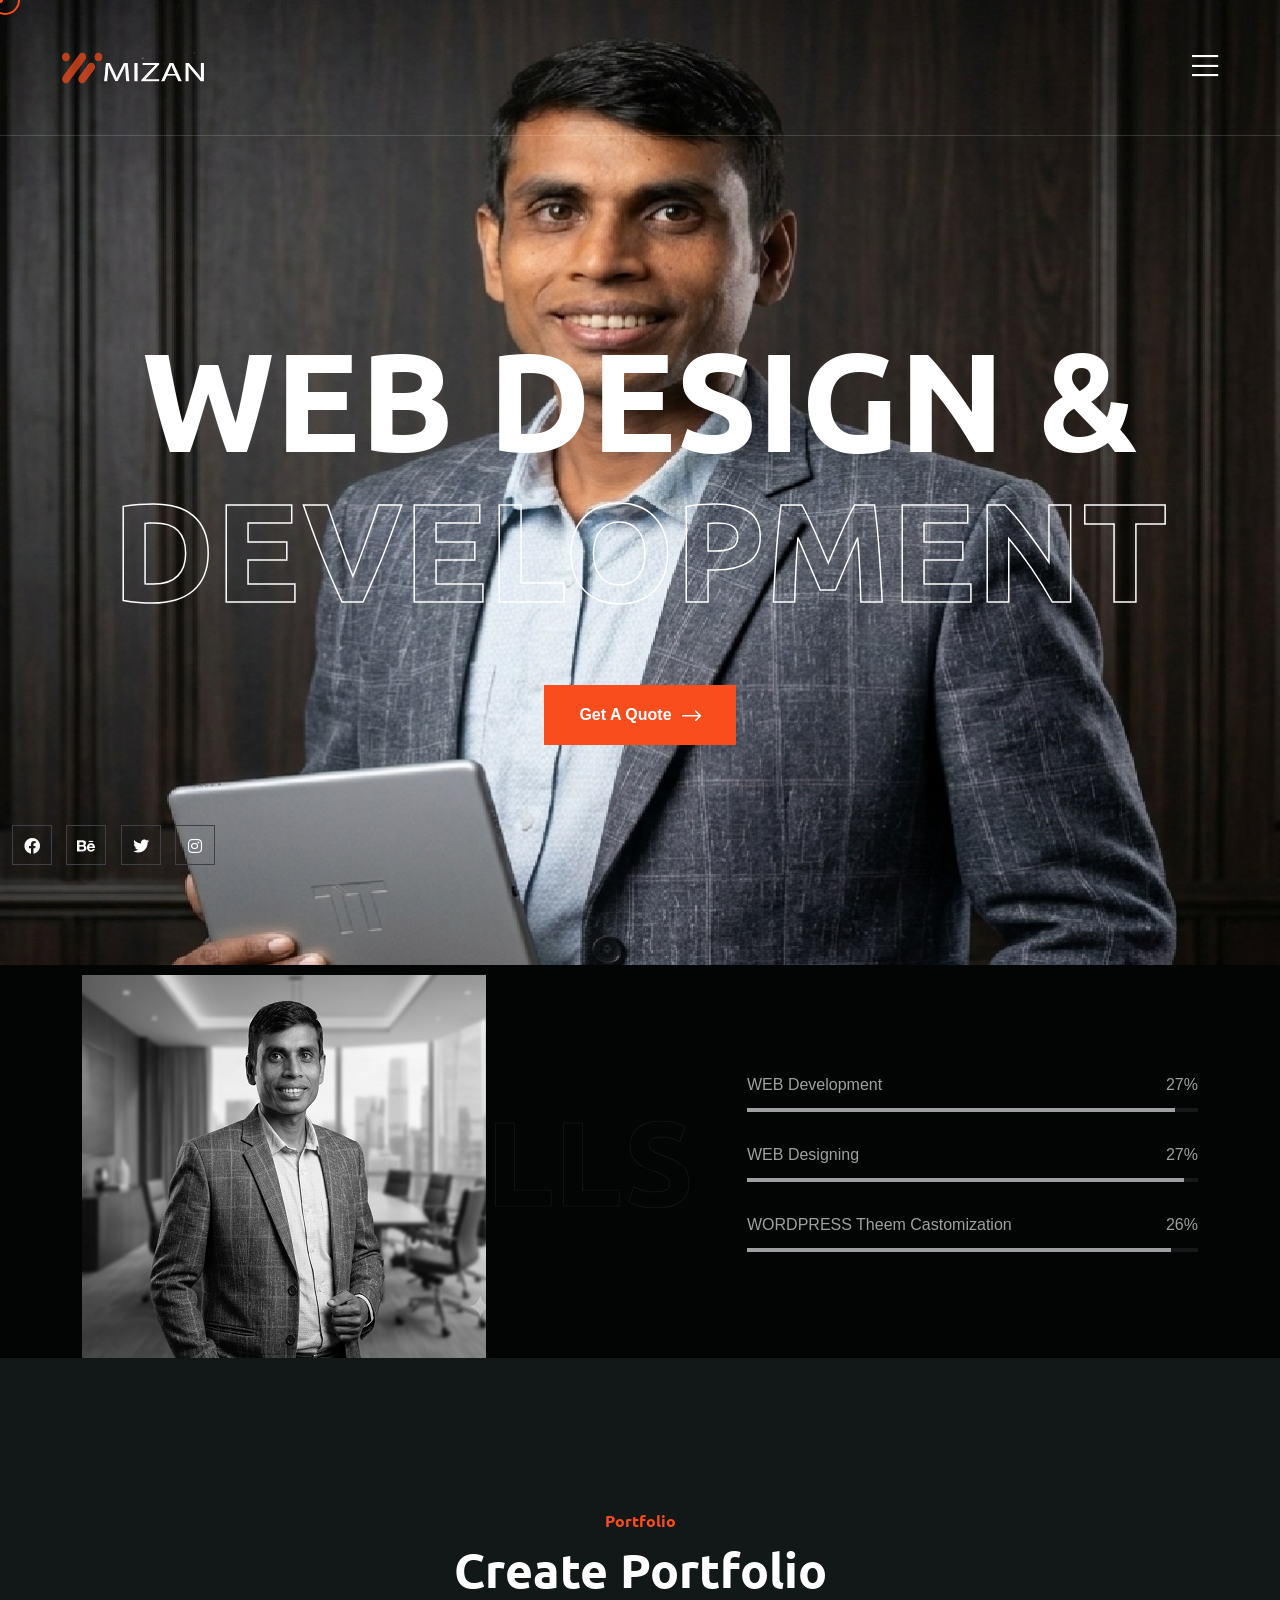
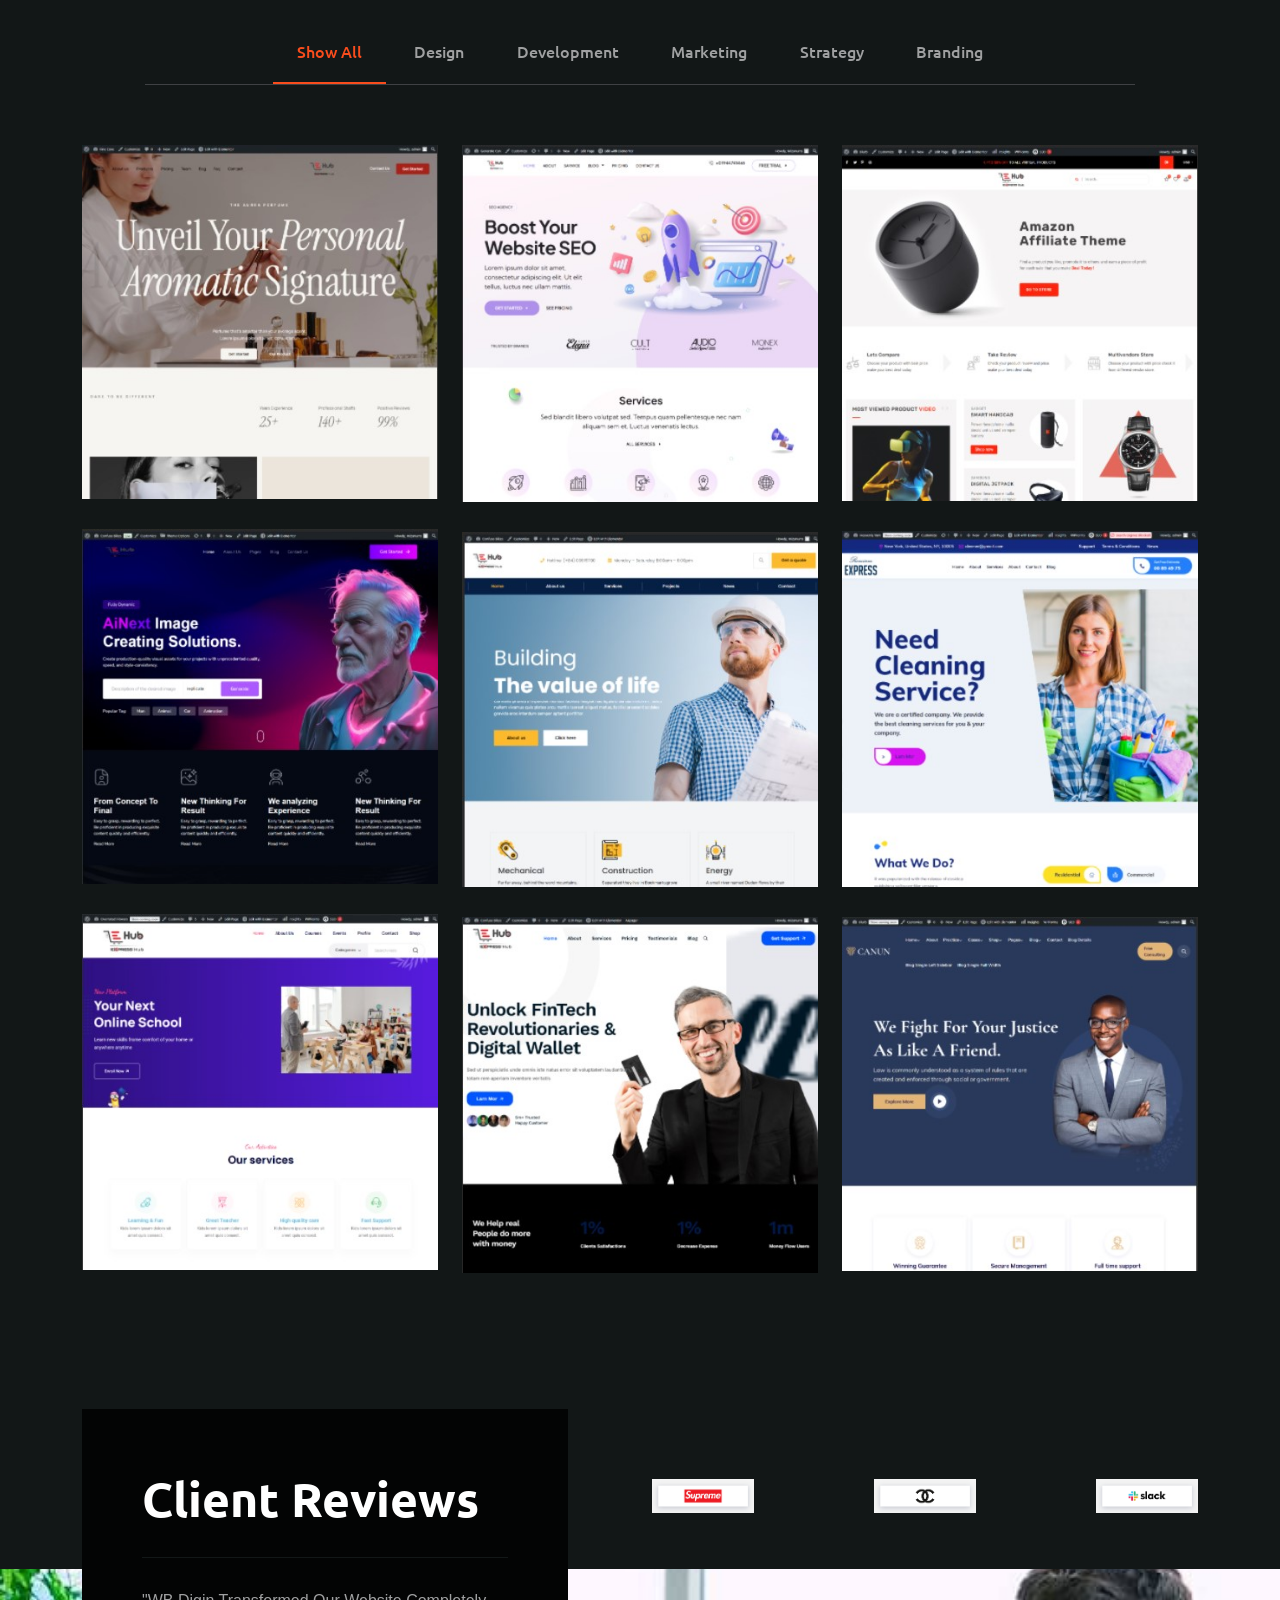
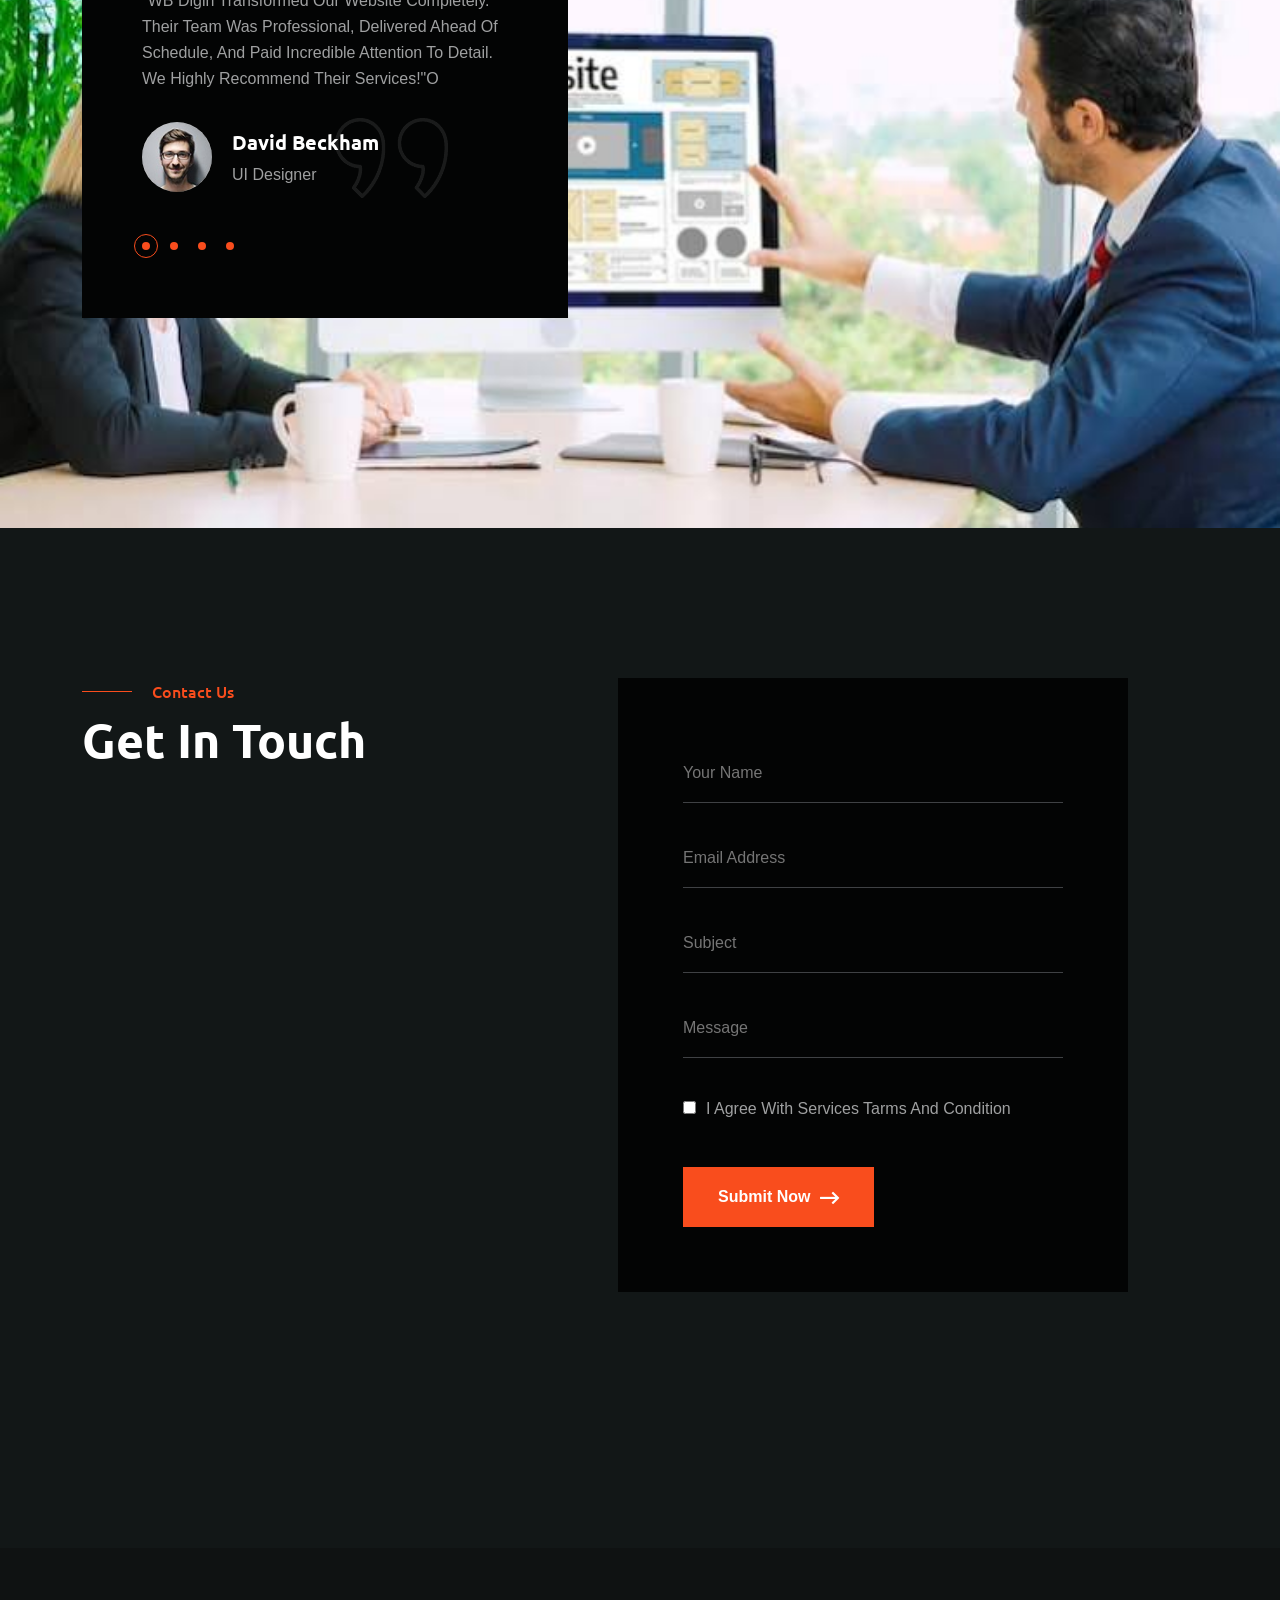
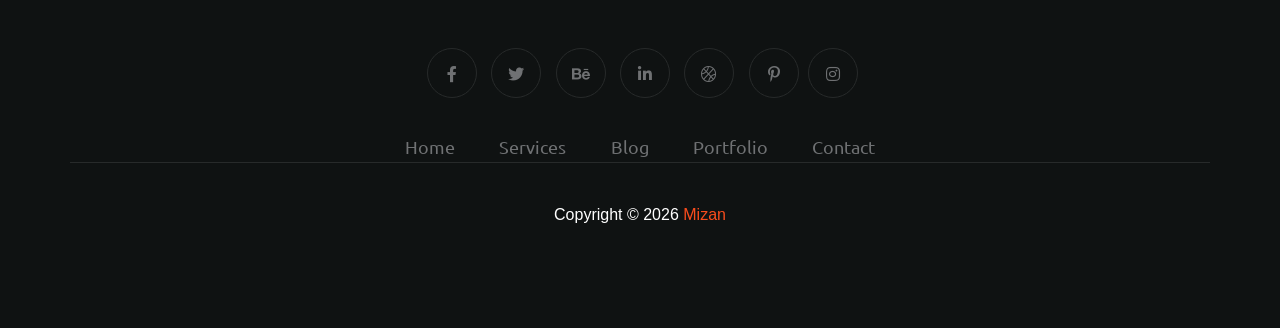
<file: index.html>
<!DOCTYPE html>
<html lang="en">
  <head>
    <!-- Start Meta -->
    <meta charset="UTF-8" />
    <meta http-equiv="X-UA-Compatible" content="IE=edge" />
    <meta name="description" content="Mizanur Rahman" />
    <meta
      name="keywords"
      content="Creative web Designer, web Designer,template Website , landing page, freelancer"
    />
    <meta name="author" content="Md.Mizanur Rahman" />
    <meta name="viewport" content="width=device-width, initial-scale=1" />
    <!-- Title of Site -->
    <title>Md.Mizanur Rahman</title>
    <!-- Favicons -->
    <link rel="icon" type="image/png" href="assets/img/favicon.png" />
    <!-- Bootstrap CSS -->
    <link rel="stylesheet" href="assets/css/bootstrap.min.css" />
    <!-- font awesome -->
    <link rel="stylesheet" href="assets/css/all.css" />
    <!-- Animate CSS -->
    <link rel="stylesheet" href="assets/css/animate.css" />
    <!-- Swiper -->
    <link rel="stylesheet" href="assets/css/swiper-bundle.min.css" />
    <!-- Magnific -->
    <link rel="stylesheet" href="assets/css/magnific-popup.css" />
    <!-- Mean menu -->
    <link rel="stylesheet" href="assets/css/meanmenu.min.css" />
    <!-- Custom CSS -->
    <link rel="stylesheet" href="assets/sass/style.css" />
  </head>

  <body class="custom__cursor">
    <div class="custom__cursor-one"></div>
    <div class="custom__cursor-two"></div>
    <!-- Preloader start -->
    <div class="theme-loader">
      <div class="spinner">
        <div class="double-bounce1"></div>
        <div class="double-bounce2"></div>
      </div>
    </div>
    <!-- Preloader end -->
    <!-- Header Area Start -->
    <div class="header__area three">
      <div class="container custom-container">
        <div class="header__area-box">
          <div class="header__area-box-logo">
            <a href="index.html">
              <img src="assets/img/logo-2.png" alt="" />
            </a>
          </div>
          <div class="header__area-box-sidebar d-block">
            <div class="header__area-box-sidebar-popup-icon">
              <a href="#"><i class="fal fa-bars"></i></a>
            </div>
          </div>
          <!-- sidebar Menu Start -->
          <div class="header__area-box-sidebar-popup">
            <div class="sidebar-close-btn">
              <a href="#"><i class="fal fa-times"></i></a>
            </div>
            <div class="header__area-box-sidebar-popup-logo">
              <a href="index.html">
                <img src="assets/img/logo-2.png" alt="" />
              </a>
            </div>
            <div class="header__area-box-sidebar-popup-menu">
              <ul>
                <li class="toggle-menu">
                  <a href="index.html">Home</a>
                 <!--  <ul class="sub-menu">
                    <li><a href="index.html">Home 01</a></li>
                    <li><a href="index-2.html">Home 02</a></li>
                    <li><a href="index-3.html">Home 03</a></li>
                  </ul> -->
                  <li><a href="about.html">About</a></li>
                    <li><a href="services.html">Services</a></li>
                </li>
                <li class="toggle-menu">
                <!--   <a href="#">About</a>
                   <ul class="sub-menu">
                    <li><a href="about.html">About</a></li>
                    <li><a href="services.html">Services</a></li>
                    <li>
                      <a href="services-details.html">Services Details</a>
                    </li>
                    <li><a href="error.html">Error</a></li>
                  </ul> --> 
                </li>
                <li><a href="portfolio-1.html">Portfolio</a></li>
                <li class="toggle-menu">

                 <!--  <a href="#"
                    >Portfolio<i class="fal fa-angle-down change"></i
                  ></a>
                  <ul class="sub-menu">
                    <li><a href="portfolio-1.html">Portfolio 01</a></li>
                    <li><a href="portfolio-2.html">Portfolio 02</a></li>
                    <li><a href="portfolio-3.html">Portfolio 03</a></li>
                    <li>
                      <a href="portfolio-details.html">Portfolio Details 01</a>
                    </li>
                    <li>
                      <a href="portfolio-details-2.html"
                        >Portfolio Details 02</a
                      >
                    </li>
                  </ul>
                </li> -->
                <li><a href="blog-standard.html">Blog</a></li>
                <!-- <li class="toggle-menu">
                  <a href="#">News<i class="fal fa-angle-down change"></i></a>
                  <ul class="sub-menu">
                    <li><a href="blog-standard.html">News</a></li>
                    <li><a href="blog-details.html">News Details</a></li>
                  </ul>
                </li> -->
                <li><a href="contact.html">Contact</a></li>
              </ul>
            </div>
            <div class="contact__info">
              <h4 class="mb-25">Contact Info</h4>
              <div class="contact__info-list">
                <a href="tel:89709806789"
                  ><i class="fal fa-phone-alt"></i>897 098 067 89</a
                >
                <a href="mailto:info@webmail.com"
                  ><i class="fal fa-envelope-open-text"></i>info@webmail.com</a
                >
                <a href="#"
                  ><i class="fal fa-map-marker-alt"></i>12/A, New Boston, NYC</a
                >
              </div>
            </div>
          </div>
          <div class="sidebar-overlay"></div>
          <!-- sidebar Menu Start -->
        </div>
      </div>
    </div>
    <!-- Header Area End -->
    <!-- Banner Area Start -->
    <div class="banner__area-three" data-background="assets/img/banner-3.jpg">
      <div class="container">
        <div class="row">
          <div class="col-xl-12">
            <div class="banner__area-three-content">
              <h1>Web Design & <span>Development</span></h1>
              <a class="theme-btn-1" href="contact.html"
                >Get A Quote <i class="fal fa-long-arrow-right"></i
              ></a>
            </div>
          </div>
        </div>
      </div>
      <div class="banner__area-three-bottom">
        <div class="container custom-container">
          <div class="banner__area-three-bottom-icon">
            <ul>
              <li>
                <a href="#"><i class="fab fa-facebook"></i></a>
              </li>
              <li>
                <a href="#"><i class="fab fa-behance"></i></a>
              </li>
              <li>
                <a href="#"><i class="fab fa-twitter"></i></a>
              </li>
              <li>
                <a href="#"><i class="fab fa-instagram"></i></a>
              </li>
            </ul>
          </div>
        </div>
      </div>
    </div>
    <!-- Banner Area End -->
    <!-- Skill Area Start -->
    <div class="skill__area-two">
      <div class="container">
        <div class="row align-items-center">
          <div class="col-xl-7 col-lg-7 lg-mb-30">
            <div class="skill__area-two-left">
              <span>My Skills</span> <img src="assets/img/skills.png" alt="" />
            </div>
          </div>
          <div class="col-xl-5 col-lg-5">
            <div class="skill__area-two-right">
              <div class="skill__area-two-right-skill">
                <div class="skill__area-two-right-skill-item">
                  <div class="skill__area-two-right-skill-item-content">
                    <h6>WEB Development</h6>
                    <span class="skill__area-two-right-skill-item-count">
                      <span class="counter">95</span>%</span
                    >
                  </div>
                  <div class="skill__area-two-right-skill-item-inner">
                    <div
                      class="skill__area-two-right-skill-item-bar"
                      data-width="95"
                    ></div>
                  </div>
                </div>
              </div>
              <div class="skill__area-two-right-skill mt-30">
                <div class="skill__area-two-right-skill-item">
                  <div class="skill__area-two-right-skill-item-content">
                    <h6>WEB Designing</h6>
                    <span class="skill__area-two-right-skill-item-count">
                      <span class="counter">97</span>%</span
                    >
                  </div>
                  <div class="skill__area-two-right-skill-item-inner">
                    <div
                      class="skill__area-two-right-skill-item-bar"
                      data-width="97"
                    ></div>
                  </div>
                </div>
              </div>
              <div class="skill__area-two-right-skill mt-30">
                <div class="skill__area-two-right-skill-item">
                  <div class="skill__area-two-right-skill-item-content">
                    <h6>WORDPRESS Theem castomization</h6>
                    <span class="skill__area-two-right-skill-item-count">
                      <span class="counter">94</span>%</span
                    >
                  </div>
                  <div class="skill__area-two-right-skill-item-inner">
                    <div
                      class="skill__area-two-right-skill-item-bar"
                      data-width="94"
                    ></div>
                  </div>
                </div>
              </div>
            </div>
          </div>
        </div>
      </div>
    </div>
    <!-- Skill Area End -->
    <!-- Portfolio Area Start -->
    <div class="portfolio__area-two section-padding">
      <div class="container">
        <div class="row">
          <div class="col-xl-12 mb-60">
            <div class="portfolio__area-two-title">
              <span class="subtitle-one">Portfolio</span>
              <h2>Create Portfolio</h2>
            </div>
            <div class="portfolio__area-two-btn">
              <ul>
                <li class="active" data-filter="*">Show All</li>
                <li data-filter=".design">Design</li>
                <li data-filter=".development">Development</li>
                <li data-filter=".marketing">Marketing</li>
                <li data-filter=".strategy">Strategy</li>
                <li data-filter=".branding">Branding</li>
              </ul>
            </div>
          </div>
        </div>
        <div class="row portfolio__area-two-active">
          <div class="col-xl-4 col-lg-4 col-md-6 portfolio-item mb-30">
            <div class="portfolio__area-two-item">
              <img
                class="img__full"
                src="assets/img/portfolio/portfolio-7.jpg"
                alt=""
              />
              <div class="portfolio__area-two-item-content">
                <span>Photography</span>
                <h4><a href="portfolio-details-2.html">Photography</a></h4>
              </div>
            </div>
          </div>
          <div
            class="col-xl-4 col-lg-4 col-md-6 portfolio-item marketing mb-30"
          >
            <div class="portfolio__area-two-item">
              <img
                class="img__full"
                src="assets/img/portfolio/portfolio-8.jpg"
                alt=""
              />
              <div class="portfolio__area-two-item-content">
                <span>Photography</span>
                <h4><a href="portfolio-details-2.html">Photography</a></h4>
              </div>
            </div>
          </div>
          <div
            class="col-xl-4 col-lg-4 col-md-6 portfolio-item branding design mb-30"
          >
            <div class="portfolio__area-two-item">
              <img
                class="img__full"
                src="assets/img/portfolio/portfolio-9.jpg"
                alt=""
              />
              <div class="portfolio__area-two-item-content">
                <span>Photography</span>
                <h4><a href="portfolio-details-2.html">Photography</a></h4>
              </div>
            </div>
          </div>
          <div
            class="col-xl-4 col-lg-4 col-md-6 portfolio-item development marketing mb-30"
          >
            <div class="portfolio__area-two-item">
              <img
                class="img__full"
                src="assets/img/portfolio/portfolio-10.jpg"
                alt=""
              />
              <div class="portfolio__area-two-item-content">
                <span>Photography</span>
                <h4><a href="portfolio-details-2.html">Photography</a></h4>
              </div>
            </div>
          </div>
          <div class="col-xl-4 col-lg-4 col-md-6 portfolio-item design mb-30">
            <div class="portfolio__area-two-item">
              <img
                class="img__full"
                src="assets/img/portfolio/portfolio-11.jpg"
                alt=""
              />
              <div class="portfolio__area-two-item-content">
                <span>Photography</span>
                <h4><a href="portfolio-details-2.html">Photography</a></h4>
              </div>
            </div>
          </div>
          <div
            class="col-xl-4 col-lg-4 col-md-6 portfolio-item development branding strategy mb-30"
          >
            <div class="portfolio__area-two-item">
              <img
                class="img__full"
                src="assets/img/portfolio/portfolio-12.jpg"
                alt=""
              />
              <div class="portfolio__area-two-item-content">
                <span>Photography</span>
                <h4><a href="portfolio-details-2.html">Photography</a></h4>
              </div>
            </div>
          </div>
          <div
            class="col-xl-4 col-lg-4 col-md-6 portfolio-item strategy branding lg-mb-30"
          >
            <div class="portfolio__area-two-item">
              <img
                class="img__full"
                src="assets/img/portfolio/portfolio-13.jpg"
                alt=""
              />
              <div class="portfolio__area-two-item-content">
                <span>Photography</span>
                <h4><a href="portfolio-details-2.html">Photography</a></h4>
              </div>
            </div>
          </div>
          <div
            class="col-xl-4 col-lg-4 col-md-6 portfolio-item design lg-mb-30"
          >
            <div class="portfolio__area-two-item">
              <img
                class="img__full"
                src="assets/img/portfolio/portfolio-14.jpg"
                alt=""
              />
              <div class="portfolio__area-two-item-content">
                <span>Photography</span>
                <h4><a href="portfolio-details-2.html">Photography</a></h4>
              </div>
            </div>
          </div>
          <div
            class="col-xl-4 col-lg-4 col-md-6 portfolio-item strategy development"
          >
            <div class="portfolio__area-two-item">
              <img
                class="img__full"
                src="assets/img/portfolio/portfolio-15.jpg"
                alt=""
              />
              <div class="portfolio__area-two-item-content">
                <span>Photography</span>
                <h4><a href="portfolio-details-2.html">Photography</a></h4>
              </div>
            </div>
          </div>
        </div>
      </div>
    </div>
    <!-- Portfolio Area End -->
    <!-- Sponsors Area Start -->
    <div class="sponsors__area">
      <div class="container">
        <div class="row">
          <div class="col-xl-6"></div>
          <div class="col-xl-6">
            <div class="swiper sponsors-slider">
              <div class="swiper-wrapper">
                <div class="sponsors__area-brand swiper-slide">
                  <a href="#"><img src="assets/img/brand-1.png" alt="" /></a>
                </div>
                <div class="sponsors__area-brand swiper-slide">
                  <a href="#"><img src="assets/img/brand-2.png" alt="" /></a>
                </div>
                <div class="sponsors__area-brand swiper-slide">
                  <a href="#"><img src="assets/img/brand-3.png" alt="" /></a>
                </div>
                <div class="sponsors__area-brand swiper-slide">
                  <a href="#"><img src="assets/img/brand-4.png" alt="" /></a>
                </div>
              </div>
            </div>
          </div>
        </div>
      </div>
    </div>
    <!-- Sponsors Area End -->
    <!-- Reviews Area Start -->
    <div class="reviews__area" data-background="assets/img/reviews.jpg">
      <div class="container">
        <div class="row">
          <div class="col-xl-6 col-lg-8">
            <div class="reviews__area-left">
              <div class="reviews__area-left-title">
                <h2>Client Reviews</h2>
              </div>
              <div class="swiper reviews">
                <div class="swiper-wrapper">
                  <div class="reviews__area-left-item swiper-slide">
                    <p>
                      "WB Digin transformed our website completely. Their team was professional, delivered ahead of schedule, and paid incredible attention to detail. We highly recommend their services!"o
                    </p>
                    <div class="reviews__area-left-item-client">
                      <div class="reviews__area-left-item-client-avatar">
                        <img src="assets/img/avatar/client.jpg" alt="" />
                      </div>
                      <div class="reviews__area-left-item-client-content">
                        <h5>David Beckham</h5>
                        <span>UI Designer</span>
                      </div>
                    </div>
                  </div>
                  <div class="reviews__area-left-item swiper-slide">
                    <p>
                     "The team delivered an incredible website ahead of schedule. Their communication was seamless, and the design perfectly matches our brand. We highly recommend their services!"
                    </p>
                    <div class="reviews__area-left-item-client">
                      <div class="reviews__area-left-item-client-avatar">
                        <img src="assets/img/avatar/client-1.jpg" alt="" />
                      </div>
                      <div class="reviews__area-left-item-client-content">
                        <h5>Philip Kotler</h5>
                        <span>UI Designer</span>
                      </div>
                    </div>
                  </div>
                  <div class="reviews__area-left-item swiper-slide">
                    <p>
                     "They did a fantastic job customizing our WordPress theme! The site is now perfectly tailored to our brand, super fast, and incredibly easy to manage."
                    </p>
                    <div class="reviews__area-left-item-client">
                      <div class="reviews__area-left-item-client-avatar">
                        <img src="assets/img/avatar/client-2.jpg" alt="" />
                      </div>
                      <div class="reviews__area-left-item-client-content">
                        <h5>Janet Jackson</h5>
                        <span>UI Designer</span>
                      </div>
                    </div>
                  </div>
                  <div class="reviews__area-left-item swiper-slide">
                    <p>
                      "Our new website looks and works beautifully on every device! The responsive design is flawless, fast, and has significantly improved our user experience. Highly recommended!"
                    </p>
                    <div class="reviews__area-left-item-client">
                      <div class="reviews__area-left-item-client-avatar">
                        <img src="assets/img/avatar/client-3.jpg" alt="" />
                      </div>
                      <div class="reviews__area-left-item-client-content">
                        <h5>Paris Jackson</h5>
                        <span>UI Designer</span>
                      </div>
                    </div>
                  </div>
                </div>
              </div>
              <div class="reviews__area-left-dots">
                <div class="reviews-pagination"></div>
              </div>
              <div class="reviews__area-left-quote">
                <img src="assets/img/icon/quote.png" alt="" />
              </div>
            </div>
          </div>
        </div>
      </div>
    </div>
    <!-- Reviews Area End -->
    <!-- Contact Area Start -->
    <div class="contact__area section-padding">
      <div class="container">
        <div class="row mb-60">
          <div class="col-xl-12">
            <div class="contact__area-title lg-t-center">
              <span class="subtitle">Contact Us</span>
              <h2>Get in Touch</h2>
            </div>
          </div>
        </div>
        <div class="row">
          <div class="col-xl-12">
            <div class="contact__area-bottom">
              <div class="contact__area-bottom-form">
                <form
                  id="contact-form"
                  action="assets/form/mail.php"
                  method="POST"
                >
                  <div class="row">
                    <div class="col-sm-12 mb-25">
                      <div class="contact__area-bottom-form-item">
                        <input
                          type="text"
                          name="name"
                          placeholder="Your Name"
                          required="required"
                        />
                      </div>
                    </div>
                    <div class="col-sm-12 mb-25">
                      <div class="contact__area-bottom-form-item">
                        <input
                          type="text"
                          name="email"
                          placeholder="Email Address"
                          required="required"
                        />
                      </div>
                    </div>
                    <div class="col-sm-12 mb-25">
                      <div class="contact__area-bottom-form-item">
                        <input
                          type="text"
                          name="subject"
                          placeholder="Subject"
                          required="required"
                        />
                      </div>
                    </div>
                    <div class="col-sm-12 mb-30">
                      <div class="contact__area-bottom-form-item">
                        <textarea
                          name="message"
                          rows="5"
                          placeholder="Message"
                        ></textarea>
                      </div>
                    </div>
                    <div class="col-sm-12 mb-45">
                      <div class="contact__area-bottom-form-item">
                        <label>
                          <input class="mr-10" type="checkbox" />I agree with
                          services tarms and condition</label
                        >
                      </div>
                    </div>
                    <div class="col-sm-12">
                      <div class="contact__area-bottom-form-item">
                        <button class="theme-btn-1" type="submit">
                          Submit Now<i class="far fa-long-arrow-right"></i>
                        </button>
                      </div>
                    </div>
                  </div>
                </form>
              </div>
              <div class="contact__area-bottom-map">
               <iframe src="https://www.google.com/maps/embed?pb=!1m18!1m12!1m3!1d5036052.5309502585!2d92.12836323223424!3d22.565937490624655!2m3!1f0!2f0!3f0!3m2!1i1024!2i768!4f13.1!3m3!1m2!1s0x30adaaed80e18ba7%3A0xf2d28e0c4e1fc6b!2sBangladesh!5e0!3m2!1sen!2sbd!4v1783183833374!5m2!1sen!2sbd" loading="lazy" ></iframe>
              
              </div>
            </div>
          </div>
        </div>
      </div>
    </div>
    <!-- Contact Area End -->
    <!-- Footer Area Start -->
    <div class="footer__area pt-60 pb-60">
      <div class="container">
        <div class="row align-items-center">
          <div class="col-xl-12">
            <div class="footer__area-widget t-center">
              <div class="footer__area-widget-about">
                <div class="footer__area-widget-about-social three">
                  <ul>
                    <li>
                      <a href="#"><i class="fab fa-facebook-f"></i></a>
                    </li>
                    <li>
                      <a href="#"><i class="fab fa-twitter"></i></a>
                    </li>
                    <li>
                      <a href="#"><i class="fab fa-behance"></i></a>
                    </li>
                    <li>
                      <a href="#"><i class="fab fa-linkedin-in"></i></a>
                    </li>
                    <li>
                      <a href="#"><i class="fal fa-basketball-ball"></i></a>
                    </li>
                    <li>
                      <a href="#"><i class="fab fa-pinterest-p"></i></a>
                    </li>
                    <li>
                      <a href="#"><i class="fab fa-instagram"></i></a>
                    </li>
                  </ul>
                </div>
                <div class="footer__area-widget-about-menu three">
                  <ul>
                    <li><a href="index.html">Home</a></li>
                    <li><a href="services.html">Services</a></li>
                    <li><a href="blog.html">Blog</a></li>
                    <li><a href="portfolio.html">Portfolio</a></li>
                    <li><a href="contact.html">Contact</a></li>
                  </ul>
                </div>
            </div>
          </div>
        </div>
      </div>
    </div>
    <!-- Footer Area End -->
    <!-- Copyright Area Start -->
    <div class="copyright__area">
      <div class="container">
        <div class="row align-items-center copyright__area-border">
          <div class="col-xl-12">
            <div class="copyright__area-left t-center">
              <p>
                Copyright © 2026<a href="index.html"> Mizan</a> 
              </p>
            </div>
          </div>
        </div>
      </div>
    </div>
    <!-- Copyright Area End -->
    <!-- Scroll Btn Start -->
    <div class="scroll-up">
      <svg
        class="scroll-circle svg-content"
        width="100%"
        height="100%"
        viewBox="-1 -1 102 102"
      >
        <path d="M50,1 a49,49 0 0,1 0,98 a49,49 0 0,1 0,-98" />
      </svg>
    </div>
    <!-- Scroll Btn End -->
    <!-- Main JS -->
    <script src="assets/js/jquery-3.6.0.min.js"></script>
    <!-- Bootstrap JS -->
    <script src="assets/js/bootstrap.min.js"></script>
    <!-- Counter up -->
    <script src="assets/js/jquery.counterup.min.js"></script>
    <!-- Popper JS -->
    <script src="assets/js/popper.min.js"></script>
    <!-- Progressbar JS -->
    <script src="assets/js/progressbar.min.js"></script>
    <!-- Magnific JS -->
    <script src="assets/js/jquery.magnific-popup.min.js"></script>
    <!-- Swiper JS -->
    <script src="assets/js/swiper-bundle.min.js"></script>
    <!-- Waypoints JS -->
    <script src="assets/js/jquery.waypoints.min.js"></script>
    <!-- Isotope JS -->
    <script src="assets/js/isotope.pkgd.min.js"></script>
    <!-- Mean menu -->
    <script src="assets/js/jquery.meanmenu.min.js"></script>
    <!-- Custom JS -->
    <script src="assets/js/custom.js"></script>
  </body>
</html>
</file>
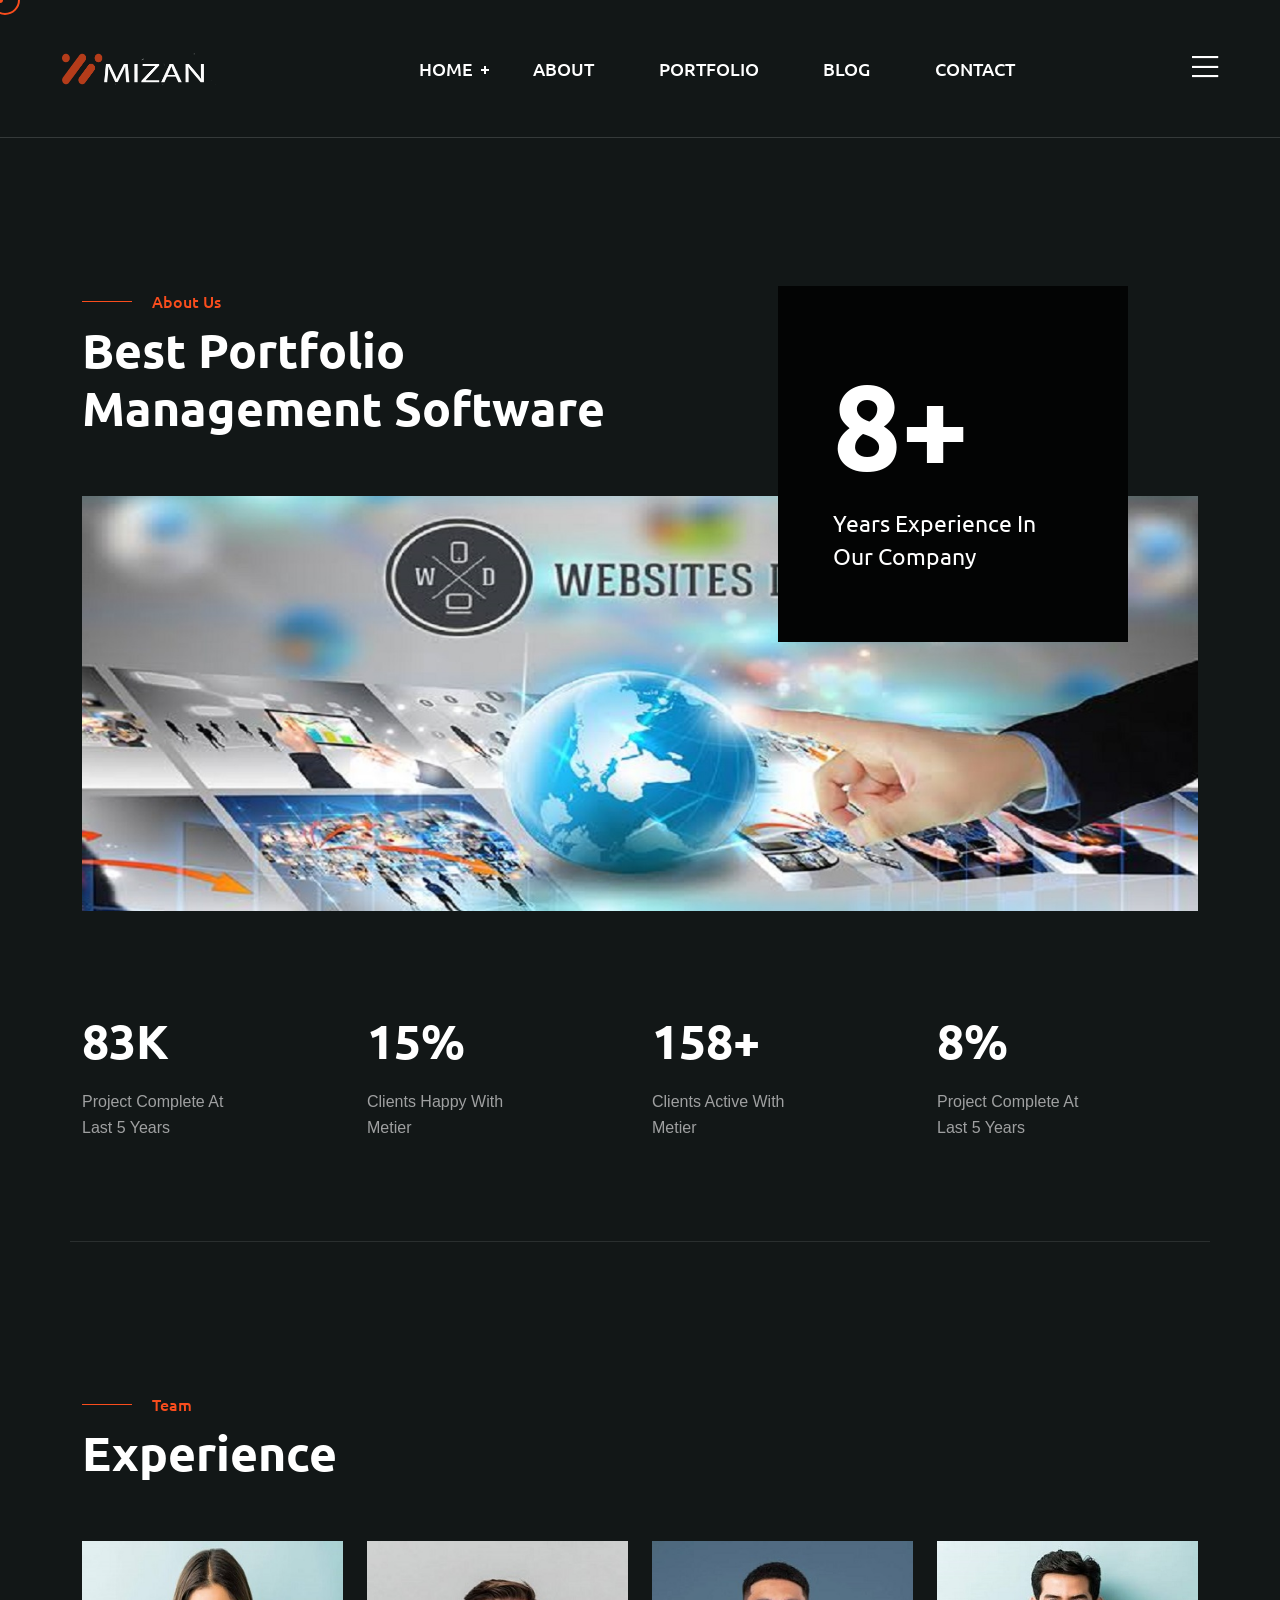
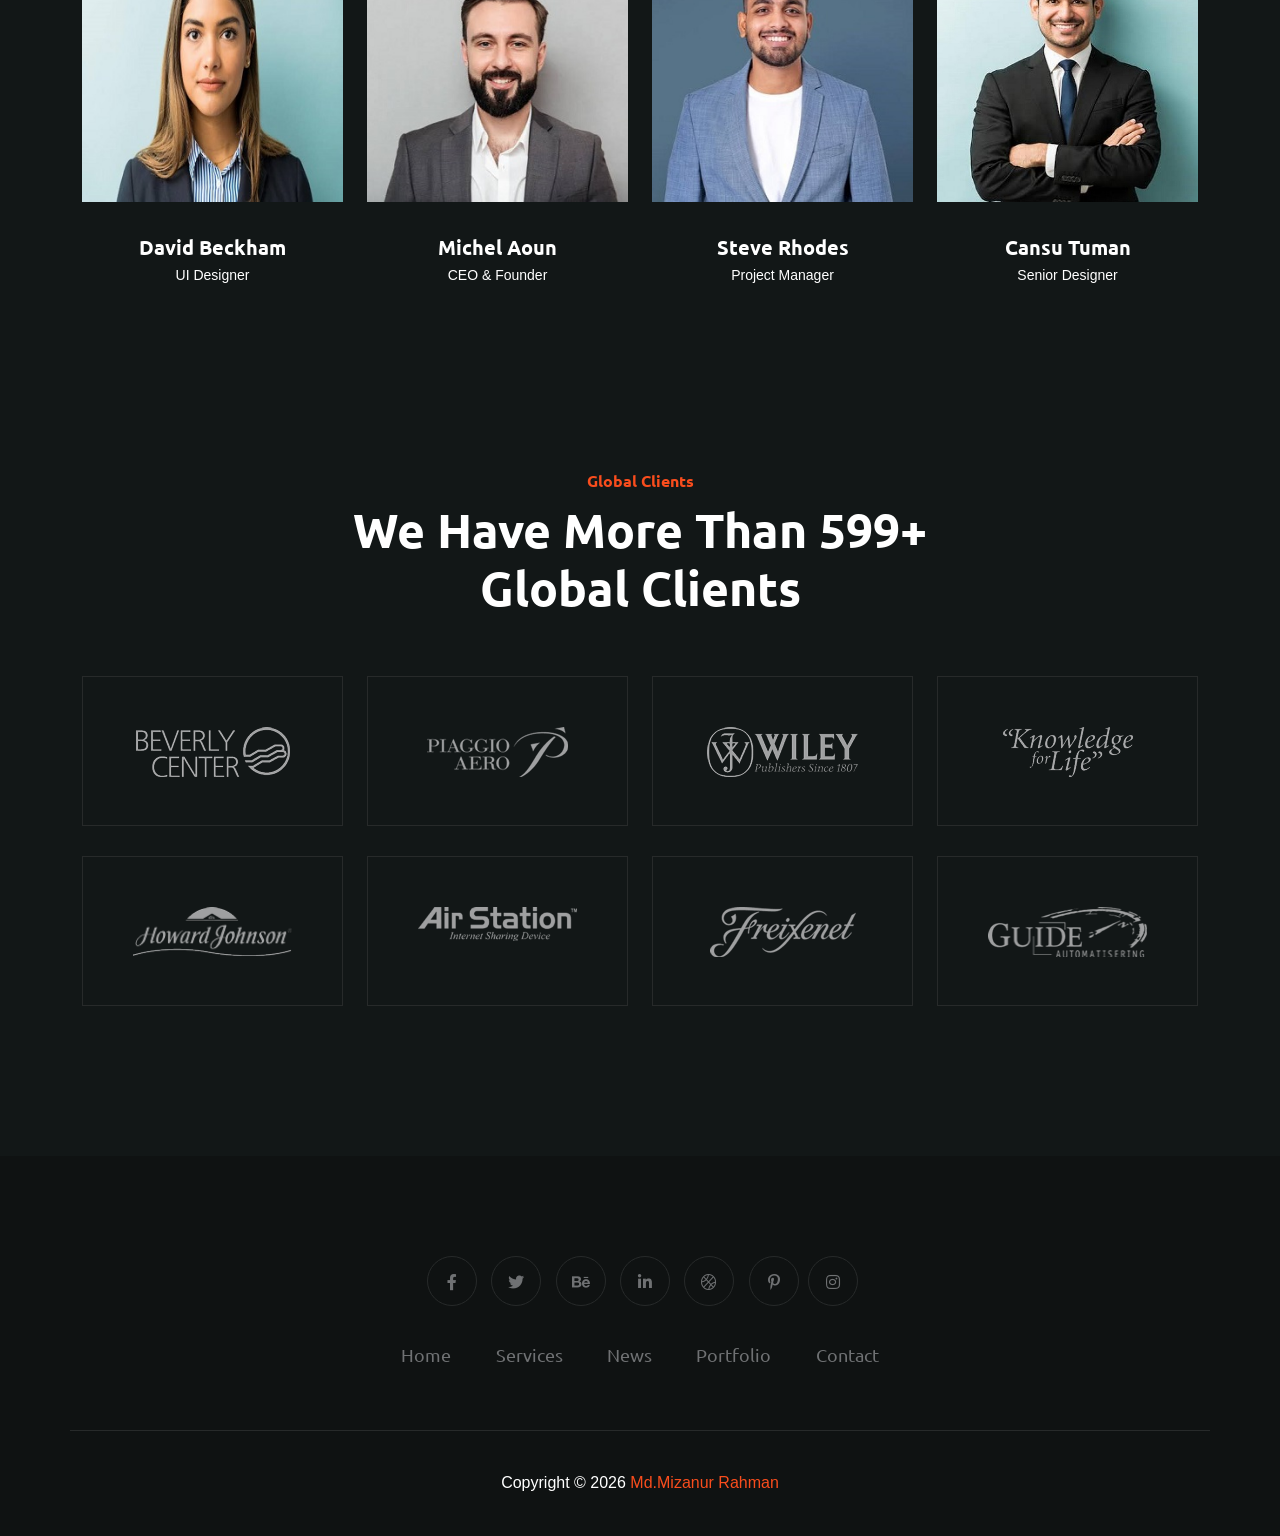
<file: about.html>
<!DOCTYPE html>
<html lang="en">
  <head>
    <!-- Start Meta -->
    <meta charset="UTF-8" />
    <meta http-equiv="X-UA-Compatible" content="IE=edge" />
    <meta name="description" content="mizan  - Portfolio HTML5 Template" />
    <meta
      name="keywords"
      content="Creative, Digital, multipage, landing, freelancer template"
    />
    <meta name="author" content="ThemeOri" />
    <meta name="viewport" content="width=device-width, initial-scale=1" />
    <!-- Title of Site -->
    <title>Metier - Portfolio HTML5 Template</title>
    <!-- Favicons -->
    <link rel="icon" type="image/png" href="assets/img/favicon.png" />
    <!-- Bootstrap CSS -->
    <link rel="stylesheet" href="assets/css/bootstrap.min.css" />
    <!-- font awesome -->
    <link rel="stylesheet" href="assets/css/all.css" />
    <!-- Animate CSS -->
    <link rel="stylesheet" href="assets/css/animate.css" />
    <!-- Swiper -->
    <link rel="stylesheet" href="assets/css/swiper-bundle.min.css" />
    <!-- Magnific -->
    <link rel="stylesheet" href="assets/css/magnific-popup.css" />
    <!-- Mean menu -->
    <link rel="stylesheet" href="assets/css/meanmenu.min.css" />
    <!-- Custom CSS -->
    <link rel="stylesheet" href="assets/sass/style.css" />
  </head>

  <body class="custom__cursor">
    <div class="custom__cursor-one"></div>
    <div class="custom__cursor-two"></div>
    <!-- Preloader start -->
    <div class="theme-loader">
      <div class="spinner">
        <div class="double-bounce1"></div>
        <div class="double-bounce2"></div>
      </div>
    </div>
    <!-- Preloader end -->
    <!-- Header Area Start -->
    <div class="header__area all-page">
      <div class="container custom-container">
        <div class="header__area-box">
          <div class="header__area-box-logo two">
            <a href="index.html">
              <img src="assets/img/logo-2.png" alt="" />
            </a>
            <div class="responsive-menu"></div>
          </div>
          <div class="header__area-box-main-menu meanmenu-responsive">
            <ul id="mobilemenu">
              <li class="menu-item-has-children">
               <a href="index.html">Home</a>
                <li><a href="about.html">About</a></li>
                <li><a href="portfolio-1.html">Portfolio</a></li>
                <li><a href="blog-standard.html">Blog</a></li>
                <li><a href="contact.html">Contact</a></li>

               <!--  <ul class="sub-menu">
                  <li><a href="index.html">Home 01</a></li>
                  <li><a href="index-2.html">Home 02</a></li>
                  <li><a href="index-3.html">Home 03</a></li>
                </ul> -->
            <!--   </li>
              <li class="menu-item-has-children">
                <a href="#">Page</a>
                <ul class="sub-menu">
                  <li><a href="about.html">About</a></li>
                  <li><a href="services.html">Services</a></li>
                  <li><a href="services-details.html">Services Details</a></li>
                  <li><a href="error.html">Error</a></li>
                </ul>
              </li> -->
              <!-- <li class="menu-item-has-children">
                <a href="#">Portfolio</a>
                <ul class="sub-menu">
                  <li><a href="portfolio-1.html">Portfolio 01</a></li>
                  <li><a href="portfolio-2.html">Portfolio 02</a></li>
                  <li><a href="portfolio-3.html">Portfolio 03</a></li>
                  <li>
                    <a href="portfolio-details.html">Portfolio Details 01</a>
                  </li>
                  <li>
                    <a href="portfolio-details-2.html">Portfolio Details 02</a>
                  </li>
                </ul>
              </li> -->
              <!-- <li class="menu-item-has-children">
                <a href="#">News</a>
                <ul class="sub-menu">
                  <li><a href="blog-standard.html">News</a></li>
                  <li><a href="blog-details.html">News Details</a></li>
                </ul>
              </li> -->
              <!-- <li><a href="contact.html">Contact</a></li> -->
            </ul> 
          </div> 
          <div class="header__area-box-sidebar">
            <div class="header__area-box-sidebar-popup-icon">
              <a href="#"><i class="fal fa-bars"></i></a>
            </div>
          </div>
          <!-- sidebar Menu Start -->
          <div class="header__area-box-sidebar-popup">
            <div class="sidebar-close-btn">
              <a href="#"><i class="fal fa-times"></i></a>
            </div>
            <div class="header__area-box-sidebar-popup-logo">
              <a href="index.html">
                <img src="assets/img/logo-2.png" alt="" />
              </a>
            </div>
            <p>
              Aliquam nibh tortor, faucibus quis ligula eget, faucibus auctor
              sapien. Fusce vulputate magna in magna pellentesque in mauris
              dignissim, imperdiet risus ac, congue nunc.
            </p>
            <div class="header__area-box-sidebar-popup-contact">
              <h4 class="mb-25">Contact Us</h4>
              <form action="#">
                <div class="row">
                  <div class="col-sm-12 mb-30">
                    <div
                      class="header__area-box-sidebar-popup-contact-form-item two"
                    >
                      <i class="far fa-user"></i>
                      <input
                        type="text"
                        name="name"
                        placeholder="Your Name"
                        required="required"
                      />
                    </div>
                  </div>
                  <div class="col-sm-12 mb-30">
                    <div
                      class="header__area-box-sidebar-popup-contact-form-item two"
                    >
                      <i class="far fa-envelope-open"></i>
                      <input
                        type="text"
                        name="email"
                        placeholder="Email Address"
                        required="required"
                      />
                    </div>
                  </div>
                  <div class="col-sm-12 mb-30">
                    <div
                      class="header__area-box-sidebar-popup-contact-form-item two"
                    >
                      <i class="fal fa-pen"></i>
                      <textarea
                        name="message"
                        rows="5"
                        placeholder="Message"
                      ></textarea>
                    </div>
                  </div>
                  <div class="col-sm-12">
                    <div
                      class="header__area-box-sidebar-popup-contact-form-item"
                    >
                      <button class="theme-btn-1" type="submit">
                        Submit Now<i class="fal fa-long-arrow-right"></i>
                      </button>
                    </div>
                  </div>
                </div>
              </form>
            </div>
            <div class="header__area-box-sidebar-popup-follow-us">
              <h4 class="mb-25">Follow Us</h4>
              <div class="header__area-box-sidebar-popup-follow-us-social two">
                <ul>
                  <li>
                    <a href="#"><i class="fab fa-facebook-f"></i></a>
                  </li>
                  <li>
                    <a href="#"><i class="fab fa-twitter"></i></a>
                  </li>
                  <li>
                    <a href="#"><i class="fab fa-instagram"></i></a>
                  </li>
                  <li>
                    <a href="#"><i class="fab fa-linkedin-in"></i></a>
                  </li>
                </ul>
              </div>
            </div>
          </div>
          <div class="sidebar-overlay"></div>
          <!-- sidebar Menu Start -->
        </div>
      </div>
    </div>
    <!-- Header Area End -->
    <!-- About Area Start -->
    <div class="about__page section-padding pb-100">
      <div class="container">
        <div class="row mb-60">
          <div class="col-xl-6 col-lg-8">
            <div class="about__page-title">
              <span class="subtitle">About Us</span>
              <h2>Best Portfolio Management Software</h2>
            </div>
          </div>
        </div>
        <div class="row mb-100">
          <div class="col-xl-12">
            <div class="about__page-area">
              <div class="about__page-area-experience">
                <h3><span class="counter">16</span>+</h3>
                <p>Years Experience In Our Company</p>
              </div>
              <img src="assets/img/about.jpg" alt="" />
            </div>
          </div>
        </div>
        <div class="row">
          <div class="col-xl-3 col-lg-3 col-md-4 col-sm-6 lg-mb-30">
            <div class="about__page-area-item">
              <h2><span class="counter">520</span>K</h2>
              <p>project complete at last 5 years</p>
            </div>
          </div>
          <div class="col-xl-3 col-lg-3 col-md-4 col-sm-6 sm-mb-30">
            <div class="about__page-area-item">
              <h2><span class="counter">95</span>%</h2>
              <p>Clients Happy with metier</p>
            </div>
          </div>
          <div class="col-xl-3 col-lg-3 col-md-4 col-sm-6 sm-mb-30">
            <div class="about__page-area-item">
              <h2><span class="counter">987</span>+</h2>
              <p>Clients Active With Metier</p>
            </div>
          </div>
          <div class="col-xl-3 col-lg-3 col-md-4 col-sm-6">
            <div class="about__page-area-item">
              <h2><span class="counter">50</span>%</h2>
              <p>project complete at last 5 years</p>
            </div>
          </div>
        </div>
      </div>
    </div>
    <!-- About Area End -->
    <!-- Team Area Start -->
    <div class="team__area">
      <div class="container">
        <div class="row mb-60 team__area-border">
          <div class="col-xl-12">
            <div class="team__area-title lg-t-center">
              <span class="subtitle">Team</span>
              <h2>Experience</h2>
            </div>
          </div>
        </div>
        <div class="row">
          <div class="col-xl-3 col-lg-4 col-md-6 xl-mb-30">
            <div class="team__area-item">
              <div class="team__area-item-image">
                <img src="assets/img/team/team-1.jpg" alt="" />
                <div class="team__area-item-image-social">
                  <ul>
                    <li>
                      <a href="#"><i class="fab fa-twitter"></i></a>
                    </li>
                    <li>
                      <a href="#"><i class="fab fa-behance"></i></a>
                    </li>
                    <li>
                      <a href="#"><i class="fal fa-basketball-ball"></i></a>
                    </li>
                  </ul>
                </div>
              </div>
              <div class="team__area-item-content">
                <h5>david beckham</h5>
                <span>UI Designer</span>
              </div>
            </div>
          </div>
          <div class="col-xl-3 col-lg-4 col-md-6 md-mb-30">
            <div class="team__area-item">
              <div class="team__area-item-image">
                <img src="assets/img/team/team-2.jpg" alt="" />
                <div class="team__area-item-image-social">
                  <ul>
                    <li>
                      <a href="#"><i class="fab fa-twitter"></i></a>
                    </li>
                    <li>
                      <a href="#"><i class="fab fa-behance"></i></a>
                    </li>
                    <li>
                      <a href="#"><i class="fal fa-basketball-ball"></i></a>
                    </li>
                  </ul>
                </div>
              </div>
              <div class="team__area-item-content">
                <h5>michel aoun</h5>
                <span>CEO & Founder</span>
              </div>
            </div>
          </div>
          <div class="col-xl-3 col-lg-4 col-md-6 md-mb-30">
            <div class="team__area-item">
              <div class="team__area-item-image">
                <img src="assets/img/team/team-3.jpg" alt="" />
                <div class="team__area-item-image-social">
                  <ul>
                    <li>
                      <a href="#"><i class="fab fa-twitter"></i></a>
                    </li>
                    <li>
                      <a href="#"><i class="fab fa-behance"></i></a>
                    </li>
                    <li>
                      <a href="#"><i class="fal fa-basketball-ball"></i></a>
                    </li>
                  </ul>
                </div>
              </div>
              <div class="team__area-item-content">
                <h5>steve rhodes</h5>
                <span>Project Manager</span>
              </div>
            </div>
          </div>
          <div class="col-xl-3 col-lg-4 col-md-6">
            <div class="team__area-item">
              <div class="team__area-item-image">
                <img src="assets/img/team/team-4.jpg" alt="" />
                <div class="team__area-item-image-social">
                  <ul>
                    <li>
                      <a href="#"><i class="fab fa-twitter"></i></a>
                    </li>
                    <li>
                      <a href="#"><i class="fab fa-behance"></i></a>
                    </li>
                    <li>
                      <a href="#"><i class="fal fa-basketball-ball"></i></a>
                    </li>
                  </ul>
                </div>
              </div>
              <div class="team__area-item-content">
                <h5>cansu tuman</h5>
                <span>Senior Designer</span>
              </div>
            </div>
          </div>
        </div>
      </div>
    </div>
    <!-- Team Area End -->
    <!-- Client Area Start -->
    <div class="client__area">
      <div class="container">
        <div class="row mb-60">
          <div class="col-xl-12">
            <div class="client__area-title">
              <span class="subtitle-one">Global Clients</span>
              <h2>We have more than 599+ global clients</h2>
            </div>
          </div>
        </div>
        <div class="row">
          <div class="col-xl-3 col-lg-3 col-md-6 col-sm-6 mb-30">
            <div class="client__area-item">
              <img src="assets/img/brand/brand-1.png" alt="" />
            </div>
          </div>
          <div class="col-xl-3 col-lg-3 col-md-6 col-sm-6 sm-mb-30">
            <div class="client__area-item">
              <img src="assets/img/brand/brand-2.png" alt="" />
            </div>
          </div>
          <div class="col-xl-3 col-lg-3 col-md-6 col-sm-6 lg-mb-30">
            <div class="client__area-item">
              <img src="assets/img/brand/brand-3.png" alt="" />
            </div>
          </div>
          <div class="col-xl-3 col-lg-3 col-md-6 col-sm-6 sm-mb-30">
            <div class="client__area-item">
              <img src="assets/img/brand/brand-4.png" alt="" />
            </div>
          </div>
          <div class="col-xl-3 col-lg-3 col-md-6 col-sm-6 lg-mb-30">
            <div class="client__area-item">
              <img src="assets/img/brand/brand-5.png" alt="" />
            </div>
          </div>
          <div class="col-xl-3 col-lg-3 col-md-6 col-sm-6 sm-mb-30">
            <div class="client__area-item">
              <img src="assets/img/brand/brand-6.png" alt="" />
            </div>
          </div>
          <div class="col-xl-3 col-lg-3 col-md-6 col-sm-6 sm-mb-30">
            <div class="client__area-item">
              <img src="assets/img/brand/brand-7.png" alt="" />
            </div>
          </div>
          <div class="col-xl-3 col-lg-3 col-md-6 col-sm-6">
            <div class="client__area-item">
              <img src="assets/img/brand/brand-8.png" alt="" />
            </div>
          </div>
        </div>
      </div>
    </div>
    <!-- Client Area End -->
    <!-- Footer Area Start -->
    <div class="footer__area pt-60 pb-60">
      <div class="container">
        <div class="row align-items-center">
          <div class="col-xl-12">
            <div class="footer__area-widget t-center">
              <div class="footer__area-widget-about m-0">
                <div class="footer__area-widget-about-social three">
                  <ul>
                    <li>
                      <a href="#"><i class="fab fa-facebook-f"></i></a>
                    </li>
                    <li>
                      <a href="#"><i class="fab fa-twitter"></i></a>
                    </li>
                    <li>
                      <a href="#"><i class="fab fa-behance"></i></a>
                    </li>
                    <li>
                      <a href="#"><i class="fab fa-linkedin-in"></i></a>
                    </li>
                    <li>
                      <a href="#"><i class="fal fa-basketball-ball"></i></a>
                    </li>
                    <li>
                      <a href="#"><i class="fab fa-pinterest-p"></i></a>
                    </li>
                    <li>
                      <a href="#"><i class="fab fa-instagram"></i></a>
                    </li>
                  </ul>
                </div>
                <div class="footer__area-widget-about-menu three">
                  <ul>
                    <li><a href="index.html">Home</a></li>
                    <li><a href="services.html">Services</a></li>
                    <li><a href="blog-standard.html">News</a></li>
                    <li><a href="portfolio-1.html">Portfolio</a></li>
                    <li><a href="contact.html">Contact</a></li>
                  </ul>
                </div>
              </div>
            </div>
          </div>
        </div>
      </div>
    </div>
    <!-- Footer Area End -->
    <!-- Copyright Area Start -->
    <div class="copyright__area">
      <div class="container">
        <div class="row align-items-center copyright__area-border">
          <div class="col-xl-12">
            <div class="copyright__area-left t-center">
              <p>
                Copyright © 2026<a href="index.html"> Md.Mizanur Rahman</a> 
                
              </p>
            </div>
          </div>
        </div>
      </div>
    </div>
    <!-- Copyright Area End -->
    <!-- Scroll Btn Start -->
    <div class="scroll-up">
      <svg
        class="scroll-circle svg-content"
        width="100%"
        height="100%"
        viewBox="-1 -1 102 102"
      >
        <path d="M50,1 a49,49 0 0,1 0,98 a49,49 0 0,1 0,-98" />
      </svg>
    </div>
    <!-- Scroll Btn End -->
    <!-- Main JS -->
    <script src="assets/js/jquery-3.6.0.min.js"></script>
    <!-- Bootstrap JS -->
    <script src="assets/js/bootstrap.min.js"></script>
    <!-- Counter up -->
    <script src="assets/js/jquery.counterup.min.js"></script>
    <!-- Popper JS -->
    <script src="assets/js/popper.min.js"></script>
    <!-- Progressbar JS -->
    <script src="assets/js/progressbar.min.js"></script>
    <!-- Magnific JS -->
    <script src="assets/js/jquery.magnific-popup.min.js"></script>
    <!-- Swiper JS -->
    <script src="assets/js/swiper-bundle.min.js"></script>
    <!-- Waypoints JS -->
    <script src="assets/js/jquery.waypoints.min.js"></script>
    <!-- Isotope JS -->
    <script src="assets/js/isotope.pkgd.min.js"></script>
    <!-- Mean menu -->
    <script src="assets/js/jquery.meanmenu.min.js"></script>
    <!-- Custom JS -->
    <script src="assets/js/custom.js"></script>
  </body>
</html>
</file>
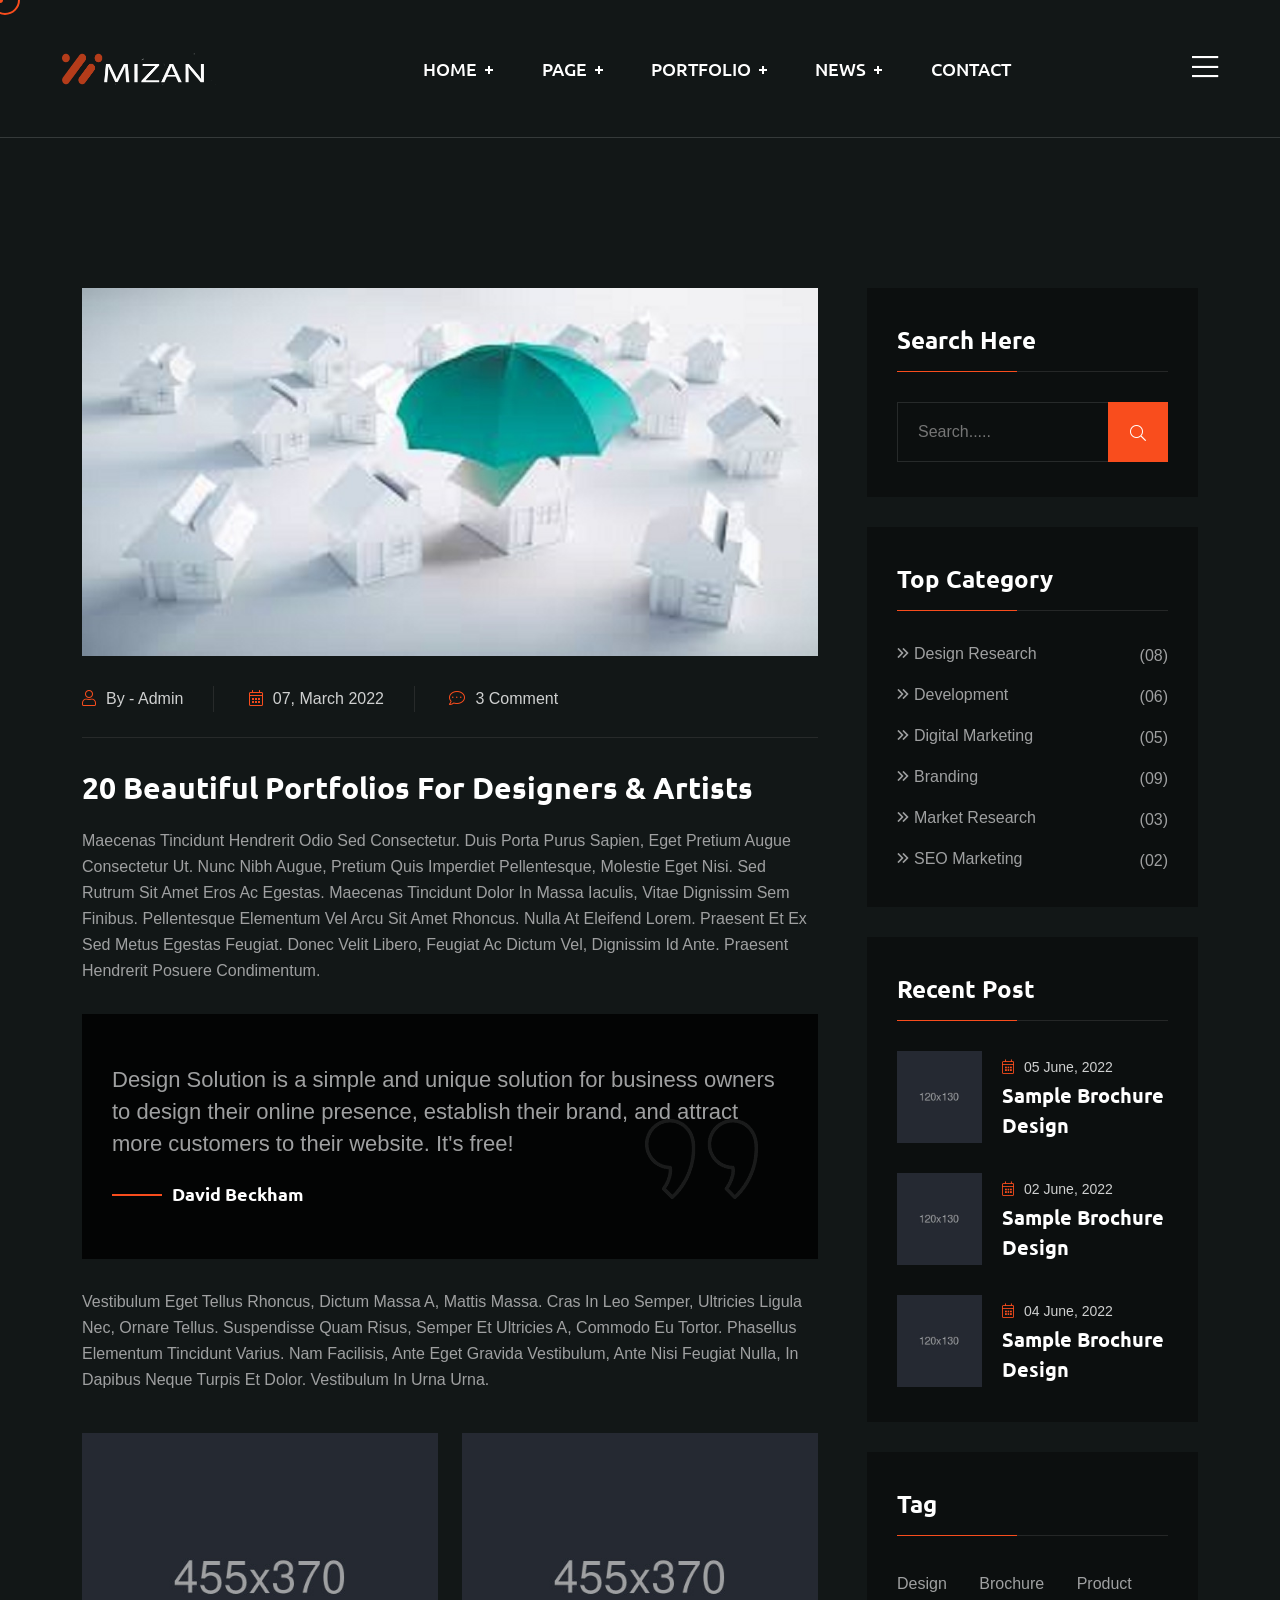
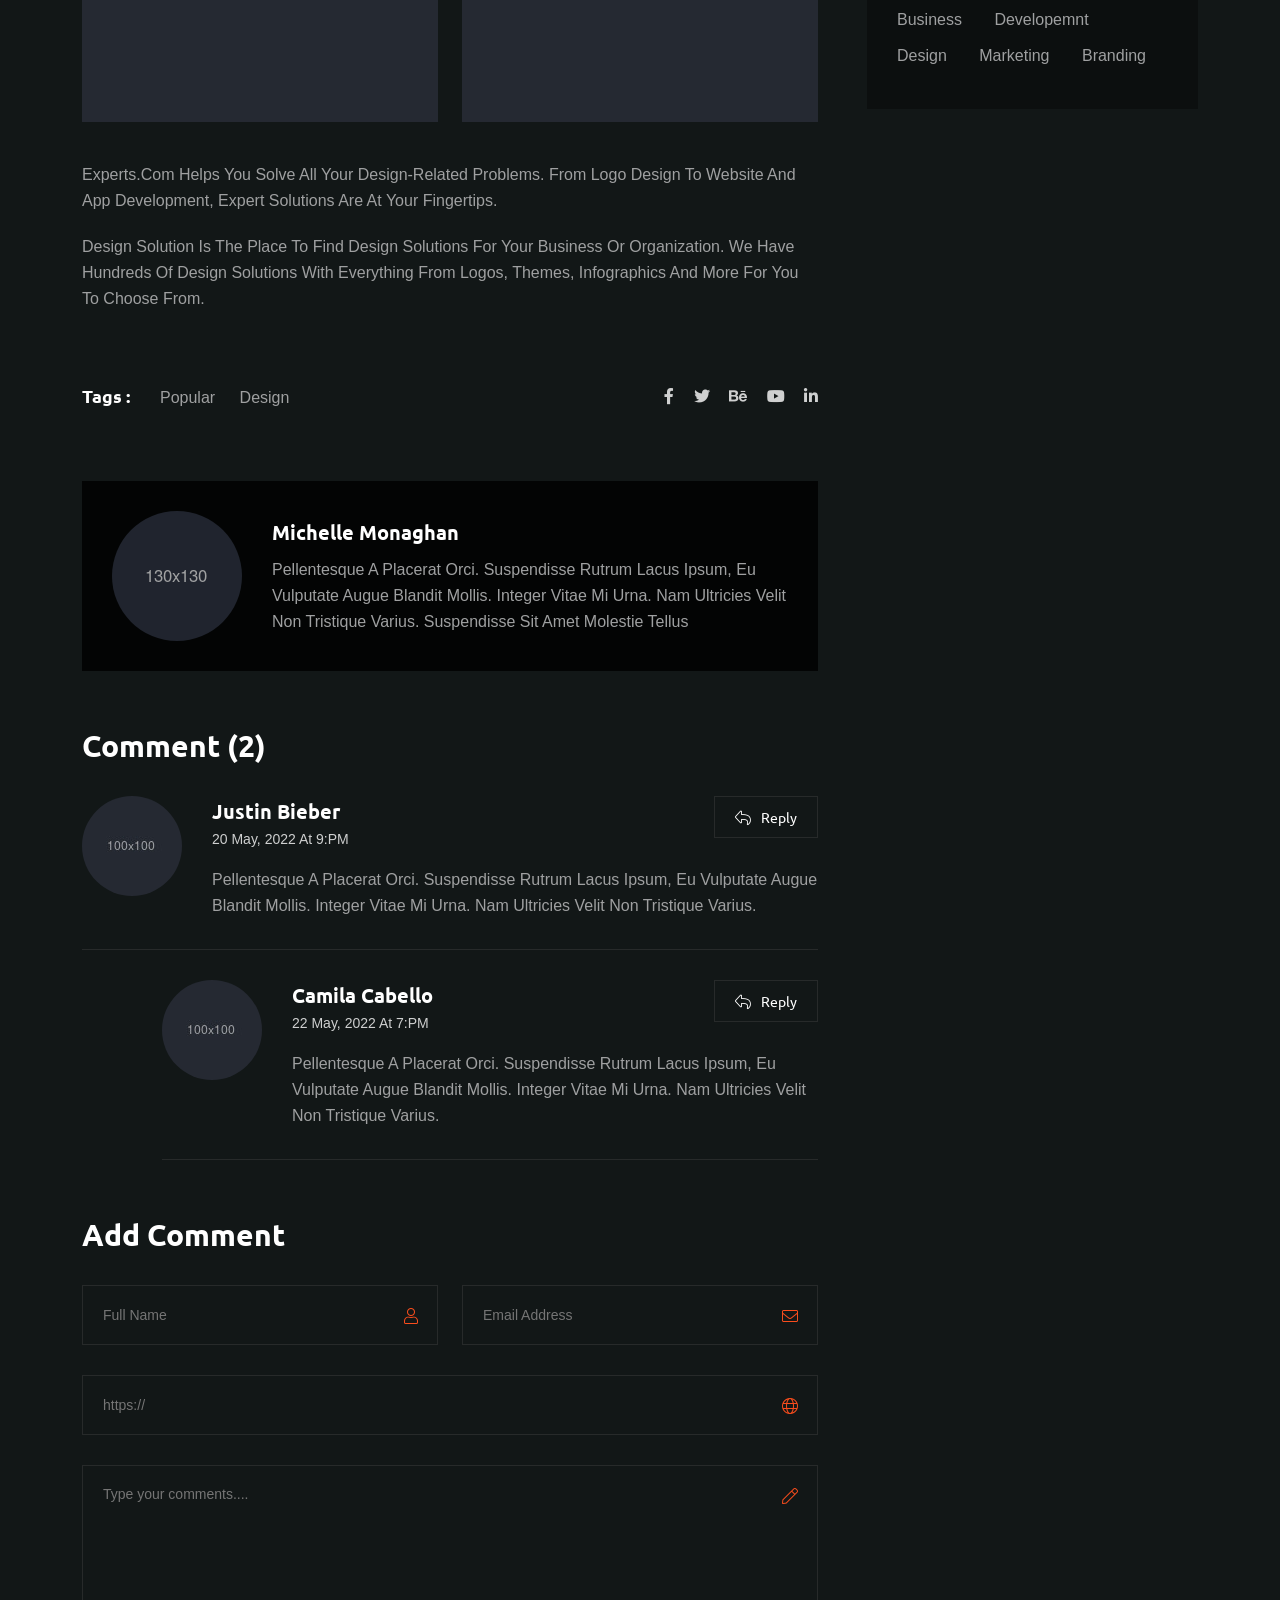
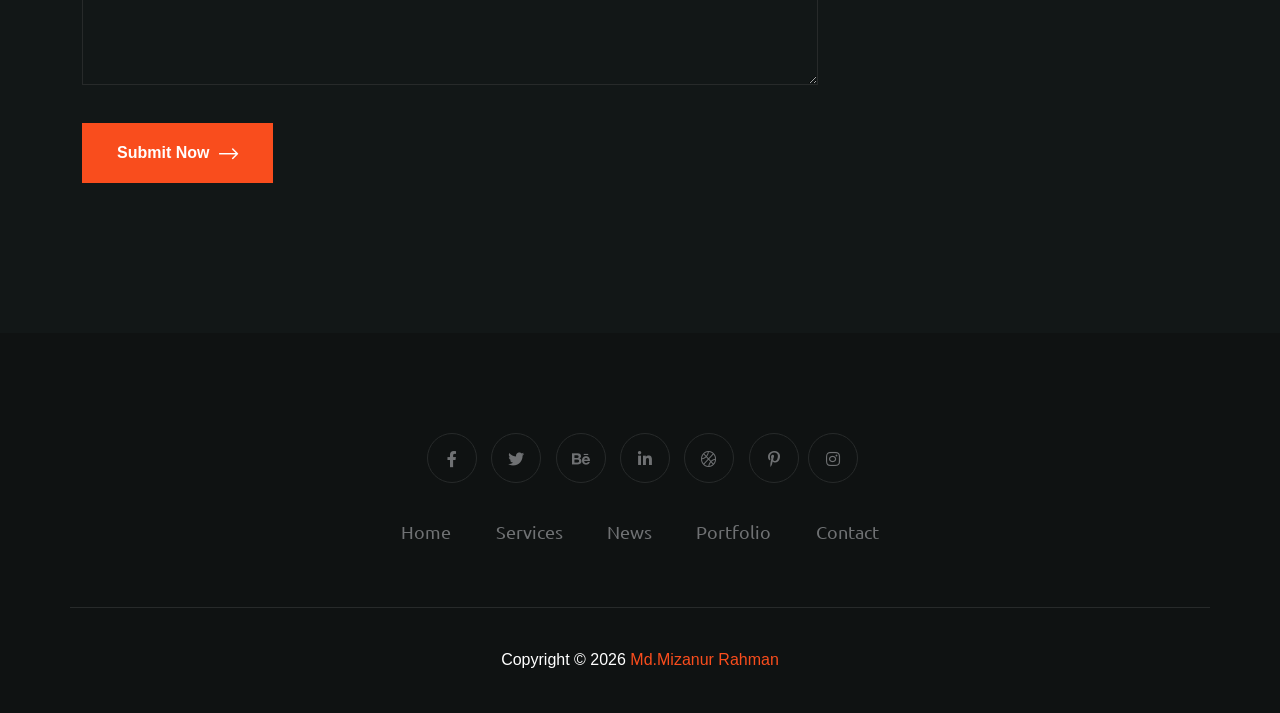
<file: blog-details.html>
<!DOCTYPE html>
<html lang="en">
  <head>
    <!-- Start Meta -->
    <meta charset="UTF-8" />
    <meta http-equiv="X-UA-Compatible" content="IE=edge" />
    <meta name="description" content="Metier  - Portfolio HTML5 Template" />
    <meta
      name="keywords"
      content="Creative, Digital, multipage, landing, freelancer template"
    />
    <meta name="author" content="ThemeOri" />
    <meta name="viewport" content="width=device-width, initial-scale=1" />
    <!-- Title of Site -->
    <title>Metier - Portfolio HTML5 Template</title>
    <!-- Favicons -->
    <link rel="icon" type="image/png" href="assets/img/favicon.png" />
    <!-- Bootstrap CSS -->
    <link rel="stylesheet" href="assets/css/bootstrap.min.css" />
    <!-- font awesome -->
    <link rel="stylesheet" href="assets/css/all.css" />
    <!-- Animate CSS -->
    <link rel="stylesheet" href="assets/css/animate.css" />
    <!-- Swiper -->
    <link rel="stylesheet" href="assets/css/swiper-bundle.min.css" />
    <!-- Magnific -->
    <link rel="stylesheet" href="assets/css/magnific-popup.css" />
    <!-- Mean menu -->
    <link rel="stylesheet" href="assets/css/meanmenu.min.css" />
    <!-- Custom CSS -->
    <link rel="stylesheet" href="assets/sass/style.css" />
  </head>

  <body class="custom__cursor">
    <div class="custom__cursor-one"></div>
    <div class="custom__cursor-two"></div>
    <!-- Preloader start -->
    <div class="theme-loader">
      <div class="spinner">
        <div class="double-bounce1"></div>
        <div class="double-bounce2"></div>
      </div>
    </div>
    <!-- Preloader end -->
    <!-- Header Area Start -->
    <div class="header__area all-page">
      <div class="container custom-container">
        <div class="header__area-box">
          <div class="header__area-box-logo two">
            <a href="index.html">
              <img src="assets/img/logo-2.png" alt="" />
            </a>
            <div class="responsive-menu"></div>
          </div>
          <div class="header__area-box-main-menu meanmenu-responsive">
            <ul id="mobilemenu">
              <li class="menu-item-has-children">
                <a href="#">Home</a>
                <ul class="sub-menu">
                  <li><a href="index.html">Home 01</a></li>
                  <li><a href="index-2.html">Home 02</a></li>
                  <li><a href="index-3.html">Home 03</a></li>
                </ul>
              </li>
              <li class="menu-item-has-children">
                <a href="#">Page</a>
                <ul class="sub-menu">
                  <li><a href="about.html">About</a></li>
                  <li><a href="services.html">Services</a></li>
                  <li><a href="services-details.html">Services Details</a></li>
                  <li><a href="error.html">Error</a></li>
                </ul>
              </li>
              <li class="menu-item-has-children">
                <a href="#">Portfolio</a>
                <ul class="sub-menu">
                  <li><a href="portfolio-1.html">Portfolio 01</a></li>
                  <li><a href="portfolio-2.html">Portfolio 02</a></li>
                  <li><a href="portfolio-3.html">Portfolio 03</a></li>
                  <li>
                    <a href="portfolio-details.html">Portfolio Details 01</a>
                  </li>
                  <li>
                    <a href="portfolio-details-2.html">Portfolio Details 02</a>
                  </li>
                </ul>
              </li>
              <li class="menu-item-has-children">
                <a href="#">News</a>
                <ul class="sub-menu">
                  <li><a href="blog-standard.html">News</a></li>
                  <li><a href="blog-details.html">News Details</a></li>
                </ul>
              </li>
              <li><a href="contact.html">Contact</a></li>
            </ul>
          </div>
          <div class="header__area-box-sidebar">
            <div class="header__area-box-sidebar-popup-icon">
              <a href="#"><i class="fal fa-bars"></i></a>
            </div>
          </div>
          <!-- sidebar Menu Start -->
          <div class="header__area-box-sidebar-popup">
            <div class="sidebar-close-btn">
              <a href="#"><i class="fal fa-times"></i></a>
            </div>
            <div class="header__area-box-sidebar-popup-logo">
              <a href="index.html">
                <img src="assets/img/logo-2.png" alt="" />
              </a>
            </div>
            <p>
              Aliquam nibh tortor, faucibus quis ligula eget, faucibus auctor
              sapien. Fusce vulputate magna in magna pellentesque in mauris
              dignissim, imperdiet risus ac, congue nunc.
            </p>
            <div class="header__area-box-sidebar-popup-contact">
              <h4 class="mb-25">Contact Us</h4>
              <form action="#">
                <div class="row">
                  <div class="col-sm-12 mb-30">
                    <div
                      class="header__area-box-sidebar-popup-contact-form-item two"
                    >
                      <i class="far fa-user"></i>
                      <input
                        type="text"
                        name="name"
                        placeholder="Your Name"
                        required="required"
                      />
                    </div>
                  </div>
                  <div class="col-sm-12 mb-30">
                    <div
                      class="header__area-box-sidebar-popup-contact-form-item two"
                    >
                      <i class="far fa-envelope-open"></i>
                      <input
                        type="text"
                        name="email"
                        placeholder="Email Address"
                        required="required"
                      />
                    </div>
                  </div>
                  <div class="col-sm-12 mb-30">
                    <div
                      class="header__area-box-sidebar-popup-contact-form-item two"
                    >
                      <i class="fal fa-pen"></i>
                      <textarea
                        name="message"
                        rows="5"
                        placeholder="Message"
                      ></textarea>
                    </div>
                  </div>
                  <div class="col-sm-12">
                    <div
                      class="header__area-box-sidebar-popup-contact-form-item"
                    >
                      <button class="theme-btn-1" type="submit">
                        Submit Now<i class="fal fa-long-arrow-right"></i>
                      </button>
                    </div>
                  </div>
                </div>
              </form>
            </div>
            <div class="header__area-box-sidebar-popup-follow-us">
              <h4 class="mb-25">Follow Us</h4>
              <div class="header__area-box-sidebar-popup-follow-us-social two">
                <ul>
                  <li>
                    <a href="#"><i class="fab fa-facebook-f"></i></a>
                  </li>
                  <li>
                    <a href="#"><i class="fab fa-twitter"></i></a>
                  </li>
                  <li>
                    <a href="#"><i class="fab fa-instagram"></i></a>
                  </li>
                  <li>
                    <a href="#"><i class="fab fa-linkedin-in"></i></a>
                  </li>
                </ul>
              </div>
            </div>
          </div>
          <div class="sidebar-overlay"></div>
          <!-- sidebar Menu Start -->
        </div>
      </div>
    </div>
    <!-- Header Area End -->
    <!-- Blog Standard Start -->
    <div class="blog__details section-padding">
      <div class="container">
        <div class="row">
          <div class="col-xl-8 col-lg-8 lg-mb-30">
            <div class="blog__details-left">
              <img src="assets/img/blog-7.jpg" alt="" />
              <div class="blog__details-left-meta">
                <ul>
                  <li>
                    <a href="#"><i class="fal fa-user"></i>By - Admin</a>
                  </li>
                  <li>
                    <a href="#"
                      ><i class="fal fa-calendar-alt"></i>07, March 2022</a
                    >
                  </li>
                  <li>
                    <a href="#"><i class="fal fa-comment-dots"></i>3 Comment</a>
                  </li>
                </ul>
              </div>
              <h3 class="mb-20">
                20 Beautiful Portfolios For Designers & Artists
              </h3>
              <p>
                Maecenas tincidunt hendrerit odio sed consectetur. Duis porta
                purus sapien, eget pretium augue consectetur ut. Nunc nibh
                augue, pretium quis imperdiet pellentesque, molestie eget nisi.
                Sed rutrum sit amet eros ac egestas. Maecenas tincidunt dolor in
                massa iaculis, vitae dignissim sem finibus. Pellentesque
                elementum vel arcu sit amet rhoncus. Nulla at eleifend lorem.
                Praesent et ex sed metus egestas feugiat. Donec velit libero,
                feugiat ac dictum vel, dignissim id ante. Praesent hendrerit
                posuere condimentum.
              </p>
              <div class="blog__details-left-box">
                <div class="blog__details-left-box-icon">
                  <img src="assets/img/icon/quote.png" alt="" />
                </div>
                <p>
                  Design Solution is a simple and unique solution for business
                  owners to design their online presence, establish their brand,
                  and attract more customers to their website. It's free!
                </p>
                <h6>David Beckham</h6>
              </div>
              <p>
                Vestibulum eget tellus rhoncus, dictum massa a, mattis massa.
                Cras in leo semper, ultricies ligula nec, ornare tellus.
                Suspendisse quam risus, semper et ultricies a, commodo eu
                tortor. Phasellus elementum tincidunt varius. Nam facilisis,
                ante eget gravida vestibulum, ante nisi feugiat nulla, in
                dapibus neque turpis et dolor. Vestibulum in urna urna.
              </p>
              <div class="row mt-40 mb-40">
                <div class="col-sm-6 sm-mb-30">
                  <div class="blog__details-left-list">
                    <img
                      class="img__full"
                      src="assets/img/details-1.jpg"
                      alt=""
                    />
                  </div>
                </div>
                <div class="col-sm-6">
                  <div
                    class="blog__details-left-list blog__details-left-list-hover"
                  >
                    <img
                      class="img__full"
                      src="assets/img/details-2.jpg"
                      alt=""
                    />
                  </div>
                </div>
              </div>
              <p class="mb-20">
                Experts.com helps you solve all your design-related problems.
                From logo design to website and app development, expert
                solutions are at your fingertips.
              </p>
              <p>
                Design Solution is the place to find design solutions for your
                business or organization. We have hundreds of design solutions
                with everything from logos, themes, infographics and more for
                you to choose from.
              </p>
              <div class="blog__details-left-related">
                <div class="row align-items-center">
                  <div class="col-md-7 md-mb-30">
                    <div class="blog__details-left-related-tag">
                      <h6>Tags :</h6>
                      <ul>
                        <li><a href="blog-standard.html">Popular</a></li>
                        <li><a href="blog-standard.html">Design</a></li>
                      </ul>
                    </div>
                  </div>
                  <div class="col-md-5 t-right md-t-left">
                    <div class="blog__details-left-related-share">
                      <ul>
                        <li>
                          <a href="#"><i class="fab fa-facebook-f"></i></a>
                        </li>
                        <li>
                          <a href="#"><i class="fab fa-twitter"></i></a>
                        </li>
                        <li>
                          <a href="#"><i class="fab fa-behance"></i></a>
                        </li>
                        <li>
                          <a href="#"><i class="fab fa-youtube"></i></a>
                        </li>
                        <li>
                          <a href="#"><i class="fab fa-linkedin-in"></i></a>
                        </li>
                      </ul>
                    </div>
                  </div>
                </div>
              </div>
              <div class="blog__details-left-post mb-55">
                <div class="blog__details-left-post-author">
                  <div class="blog__details-left-post-author-image">
                    <img
                      class="img__full"
                      src="assets/img/avatar/author.png"
                      alt=""
                    />
                  </div>
                  <div class="blog__details-left-post-author-content">
                    <h5>michelle monaghan</h5>
                    <p>
                      Pellentesque a placerat orci. Suspendisse rutrum lacus
                      ipsum, eu vulputate augue blandit mollis. Integer vitae mi
                      urna. Nam ultricies velit non tristique varius.
                      Suspendisse sit amet molestie tellus
                    </p>
                  </div>
                </div>
              </div>
              <div class="blog__details-left-comment mb-55">
                <h3 class="mb-30">Comment (2)</h3>
                <div class="blog__details-left-comment-item">
                  <div class="blog__details-left-comment-item-comment">
                    <div class="blog__details-left-comment-item-comment-image">
                      <img src="assets/img/avatar/comment-1.jpg" alt="" />
                    </div>
                    <div
                      class="blog__details-left-comment-item-comment-content"
                    >
                      <h5>
                        Justin Bieber<a href="#"
                          ><i class="fal fa-reply"></i>Reply</a
                        >
                      </h5>
                      <span>20 May, 2022 At 9:PM</span>
                      <p>
                        Pellentesque a placerat orci. Suspendisse rutrum lacus
                        ipsum, eu vulputate augue blandit mollis. Integer vitae
                        mi urna. Nam ultricies velit non tristique varius.
                      </p>
                    </div>
                  </div>
                </div>
                <div class="blog__details-left-comment-item ml-80">
                  <div class="blog__details-left-comment-item-comment">
                    <div class="blog__details-left-comment-item-comment-image">
                      <img src="assets/img/avatar/comment-2.jpg" alt="" />
                    </div>
                    <div
                      class="blog__details-left-comment-item-comment-content"
                    >
                      <h5>
                        Camila Cabello<a href="#"
                          ><i class="fal fa-reply"></i>Reply</a
                        >
                      </h5>
                      <span>22 May, 2022 At 7:PM</span>
                      <p>
                        Pellentesque a placerat orci. Suspendisse rutrum lacus
                        ipsum, eu vulputate augue blandit mollis. Integer vitae
                        mi urna. Nam ultricies velit non tristique varius.
                      </p>
                    </div>
                  </div>
                </div>
              </div>
              <div class="blog__details-left-contact">
                <h3 class="mb-30">Add Comment</h3>
                <div class="blog__details-left-contact-form">
                  <form action="#">
                    <div class="row">
                      <div class="col-sm-6 mb-30">
                        <div class="blog__details-left-contact-form-item">
                          <i class="fal fa-user"></i>
                          <input
                            type="text"
                            name="name"
                            placeholder="Full Name"
                            required="required"
                          />
                        </div>
                      </div>
                      <div class="col-sm-6 sm-mb-30">
                        <div class="blog__details-left-contact-form-item">
                          <i class="fal fa-envelope"></i>
                          <input
                            type="text"
                            name="email"
                            placeholder="Email Address"
                            required="required"
                          />
                        </div>
                      </div>
                      <div class="col-sm-12 mb-30">
                        <div class="blog__details-left-contact-form-item">
                          <i class="fal fa-globe"></i>
                          <input
                            type="text"
                            name="subject"
                            placeholder="https://"
                            required="required"
                          />
                        </div>
                      </div>
                      <div class="col-sm-12 mb-30">
                        <div class="blog__details-left-contact-form-item">
                          <i class="fal fa-pen"></i>
                          <textarea
                            name="message"
                            placeholder="Type your comments...."
                          ></textarea>
                        </div>
                      </div>
                      <div class="col-lg-12">
                        <div class="blog__details-left-contact-form-item">
                          <button class="theme-btn-1" type="submit">
                            Submit Now<i class="fal fa-long-arrow-right"></i>
                          </button>
                        </div>
                      </div>
                    </div>
                  </form>
                </div>
              </div>
            </div>
          </div>
          <div class="col-xl-4 col-lg-4">
            <div class="all__sidebar ml-25 xl-ml-0">
              <div class="all__sidebar-item">
                <h4>Search Here</h4>
                <div class="all__sidebar-item-search">
                  <form action="#">
                    <input type="text" placeholder="Search....." />
                    <button type="submit"><i class="fal fa-search"></i></button>
                  </form>
                </div>
              </div>
              <div class="all__sidebar-item">
                <h4>Top Category</h4>
                <div class="all__sidebar-item-category">
                  <ul>
                    <li>
                      <a href="blog-standard.html"
                        ><i class="far fa-angle-double-right"></i>Design
                        Research<span>(08)</span></a
                      >
                    </li>
                    <li>
                      <a href="blog-standard.html"
                        ><i class="far fa-angle-double-right"></i
                        >Development<span>(06)</span></a
                      >
                    </li>
                    <li>
                      <a href="blog-standard.html"
                        ><i class="far fa-angle-double-right"></i>Digital
                        Marketing<span>(05)</span></a
                      >
                    </li>
                    <li>
                      <a href="blog-standard.html"
                        ><i class="far fa-angle-double-right"></i>Branding<span
                          >(09)</span
                        ></a
                      >
                    </li>
                    <li>
                      <a href="blog-standard.html"
                        ><i class="far fa-angle-double-right"></i>Market
                        Research<span>(03)</span></a
                      >
                    </li>
                    <li>
                      <a href="blog-standard.html"
                        ><i class="far fa-angle-double-right"></i>SEO
                        marketing<span>(02)</span></a
                      >
                    </li>
                  </ul>
                </div>
              </div>
              <div class="all__sidebar-item">
                <h4>Recent Post</h4>
                <div class="all__sidebar-item-post">
                  <div class="all__sidebar-item-post-item">
                    <div class="all__sidebar-item-post-item-image">
                      <a href="blog-details.html"
                        ><img src="assets/img/post-1.jpg" alt=""
                      /></a>
                    </div>
                    <div class="all__sidebar-item-post-item-content">
                      <span
                        ><i class="fal fa-calendar-alt"></i>05 June, 2022</span
                      >
                      <h5>
                        <a href="blog-details.html">Sample Brochure Design</a>
                      </h5>
                    </div>
                  </div>
                  <div class="all__sidebar-item-post-item">
                    <div class="all__sidebar-item-post-item-image">
                      <a href="blog-details.html"
                        ><img src="assets/img/post-2.jpg" alt=""
                      /></a>
                    </div>
                    <div class="all__sidebar-item-post-item-content">
                      <span
                        ><i class="fal fa-calendar-alt"></i>02 June, 2022</span
                      >
                      <h5>
                        <a href="blog-details.html">Sample Brochure Design</a>
                      </h5>
                    </div>
                  </div>
                  <div class="all__sidebar-item-post-item">
                    <div class="all__sidebar-item-post-item-image">
                      <a href="blog-details.html"
                        ><img src="assets/img/post-3.jpg" alt=""
                      /></a>
                    </div>
                    <div class="all__sidebar-item-post-item-content">
                      <span
                        ><i class="fal fa-calendar-alt"></i>04 June, 2022</span
                      >
                      <h5>
                        <a href="blog-details.html">Sample Brochure Design</a>
                      </h5>
                    </div>
                  </div>
                </div>
              </div>
              <div class="all__sidebar-item">
                <h4>Tag</h4>
                <div class="all__sidebar-item-tag">
                  <ul>
                    <li><a href="blog-standard.html">Design</a></li>
                    <li><a href="blog-standard.html">Brochure</a></li>
                    <li><a href="blog-standard.html">Product</a></li>
                    <li><a href="blog-standard.html">Business</a></li>
                    <li><a href="blog-standard.html">Developemnt</a></li>
                    <li><a href="blog-standard.html">Design</a></li>
                    <li><a href="blog-standard.html">Marketing</a></li>
                    <li><a href="blog-standard.html">Branding</a></li>
                  </ul>
                </div>
              </div>
            </div>
          </div>
        </div>
      </div>
    </div>
    <!-- Blog Standard End -->
    <!-- Footer Area Start -->
    <div class="footer__area pt-60 pb-60">
      <div class="container">
        <div class="row align-items-center">
          <div class="col-xl-12">
            <div class="footer__area-widget t-center">
              <div class="footer__area-widget-about m-0">
                <div class="footer__area-widget-about-social three">
                  <ul>
                    <li>
                      <a href="#"><i class="fab fa-facebook-f"></i></a>
                    </li>
                    <li>
                      <a href="#"><i class="fab fa-twitter"></i></a>
                    </li>
                    <li>
                      <a href="#"><i class="fab fa-behance"></i></a>
                    </li>
                    <li>
                      <a href="#"><i class="fab fa-linkedin-in"></i></a>
                    </li>
                    <li>
                      <a href="#"><i class="fal fa-basketball-ball"></i></a>
                    </li>
                    <li>
                      <a href="#"><i class="fab fa-pinterest-p"></i></a>
                    </li>
                    <li>
                      <a href="#"><i class="fab fa-instagram"></i></a>
                    </li>
                  </ul>
                </div>
                <div class="footer__area-widget-about-menu three">
                  <ul>
                    <li><a href="index.html">Home</a></li>
                    <li><a href="services.html">Services</a></li>
                    <li><a href="blog-standard.html">News</a></li>
                    <li><a href="portfolio-1.html">Portfolio</a></li>
                    <li><a href="contact.html">Contact</a></li>
                  </ul>
                </div>
              </div>
            </div>
          </div>
        </div>
      </div>
    </div>
    <!-- Footer Area End -->
    <!-- Copyright Area Start -->
    <div class="copyright__area">
      <div class="container">
        <div class="row align-items-center copyright__area-border">
          <div class="col-xl-12">
            <div class="copyright__area-left t-center">
              <p>
                Copyright © 2026<a href="index.html"> Md.Mizanur Rahman</a> 
               
              </p>
            </div>
          </div>
        </div>
      </div>
    </div>
    <!-- Copyright Area End -->
    <!-- Scroll Btn Start -->
    <div class="scroll-up">
      <svg
        class="scroll-circle svg-content"
        width="100%"
        height="100%"
        viewBox="-1 -1 102 102"
      >
        <path d="M50,1 a49,49 0 0,1 0,98 a49,49 0 0,1 0,-98" />
      </svg>
    </div>
    <!-- Scroll Btn End -->
    <!-- Main JS -->
    <script src="assets/js/jquery-3.6.0.min.js"></script>
    <!-- Bootstrap JS -->
    <script src="assets/js/bootstrap.min.js"></script>
    <!-- Counter up -->
    <script src="assets/js/jquery.counterup.min.js"></script>
    <!-- Popper JS -->
    <script src="assets/js/popper.min.js"></script>
    <!-- Progressbar JS -->
    <script src="assets/js/progressbar.min.js"></script>
    <!-- Magnific JS -->
    <script src="assets/js/jquery.magnific-popup.min.js"></script>
    <!-- Swiper JS -->
    <script src="assets/js/swiper-bundle.min.js"></script>
    <!-- Waypoints JS -->
    <script src="assets/js/jquery.waypoints.min.js"></script>
    <!-- Isotope JS -->
    <script src="assets/js/isotope.pkgd.min.js"></script>
    <!-- Mean menu -->
    <script src="assets/js/jquery.meanmenu.min.js"></script>
    <!-- Custom JS -->
    <script src="assets/js/custom.js"></script>
  </body>
</html>
</file>
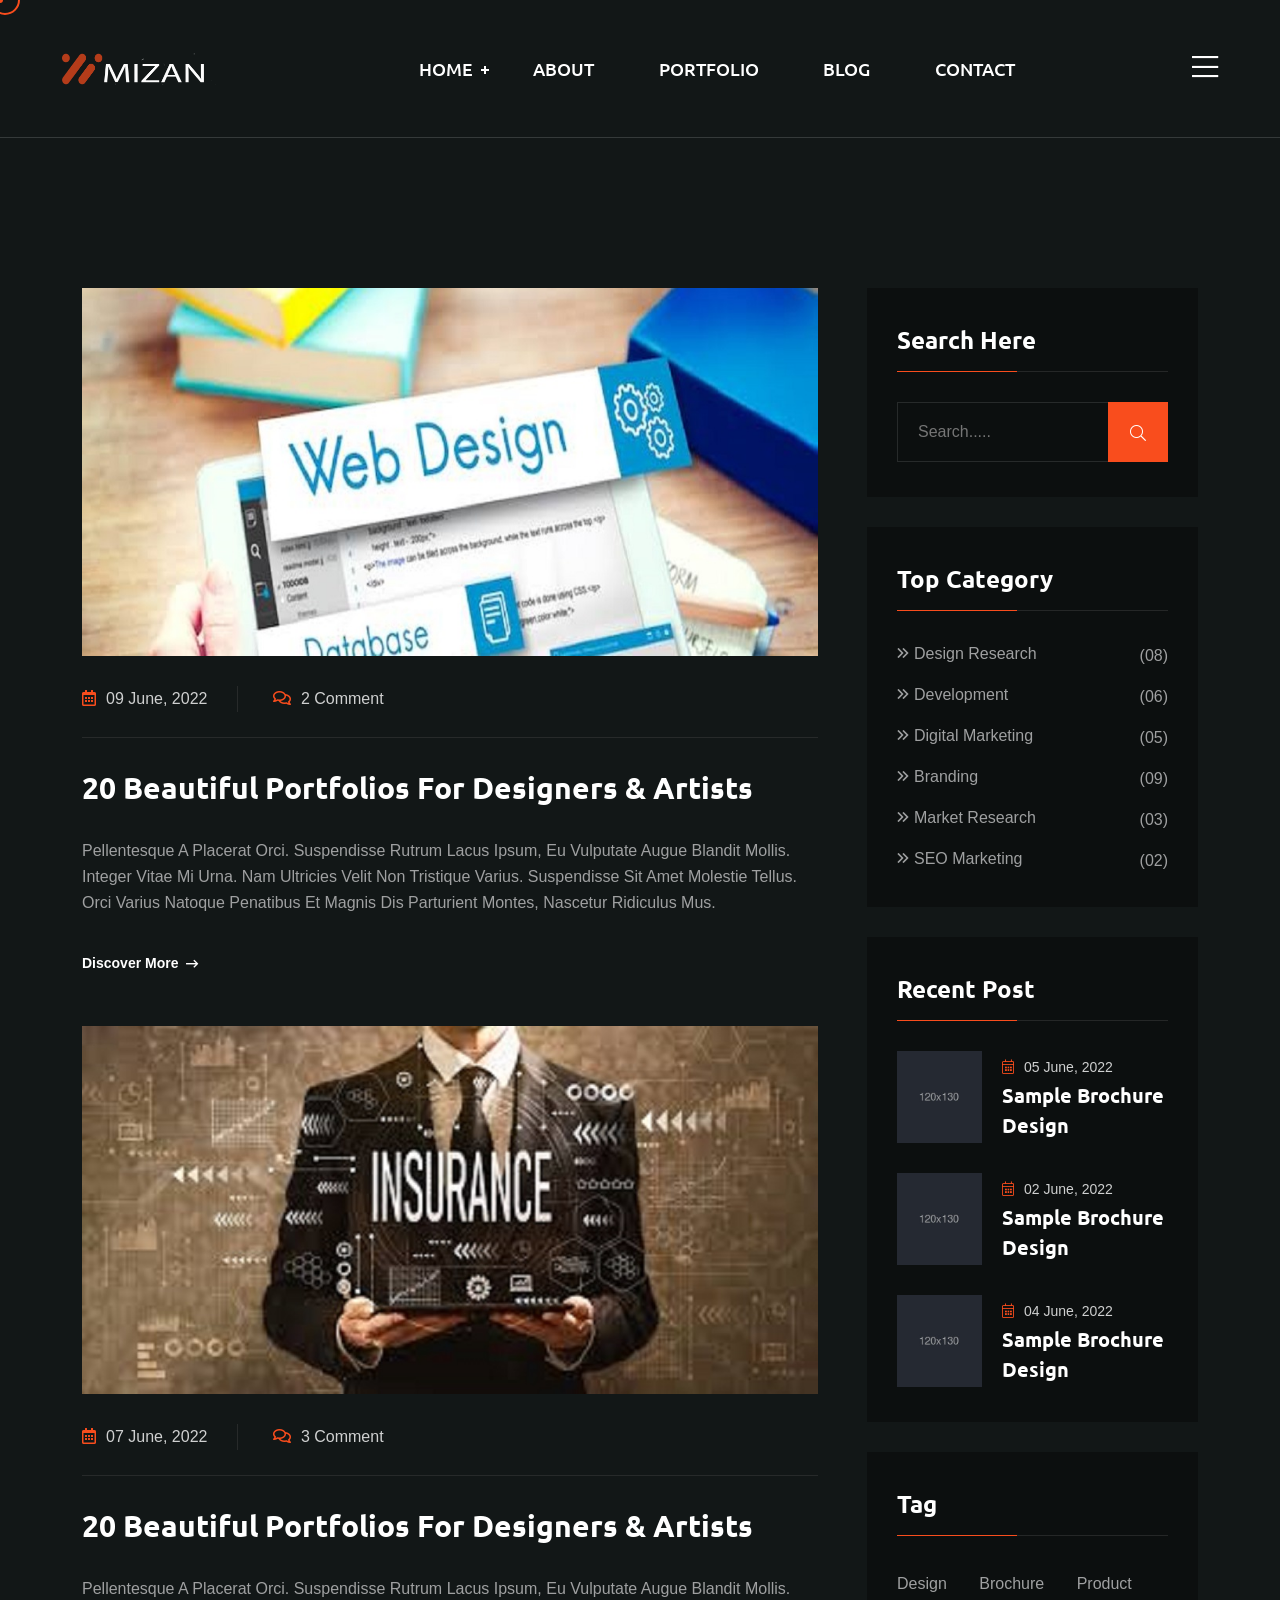
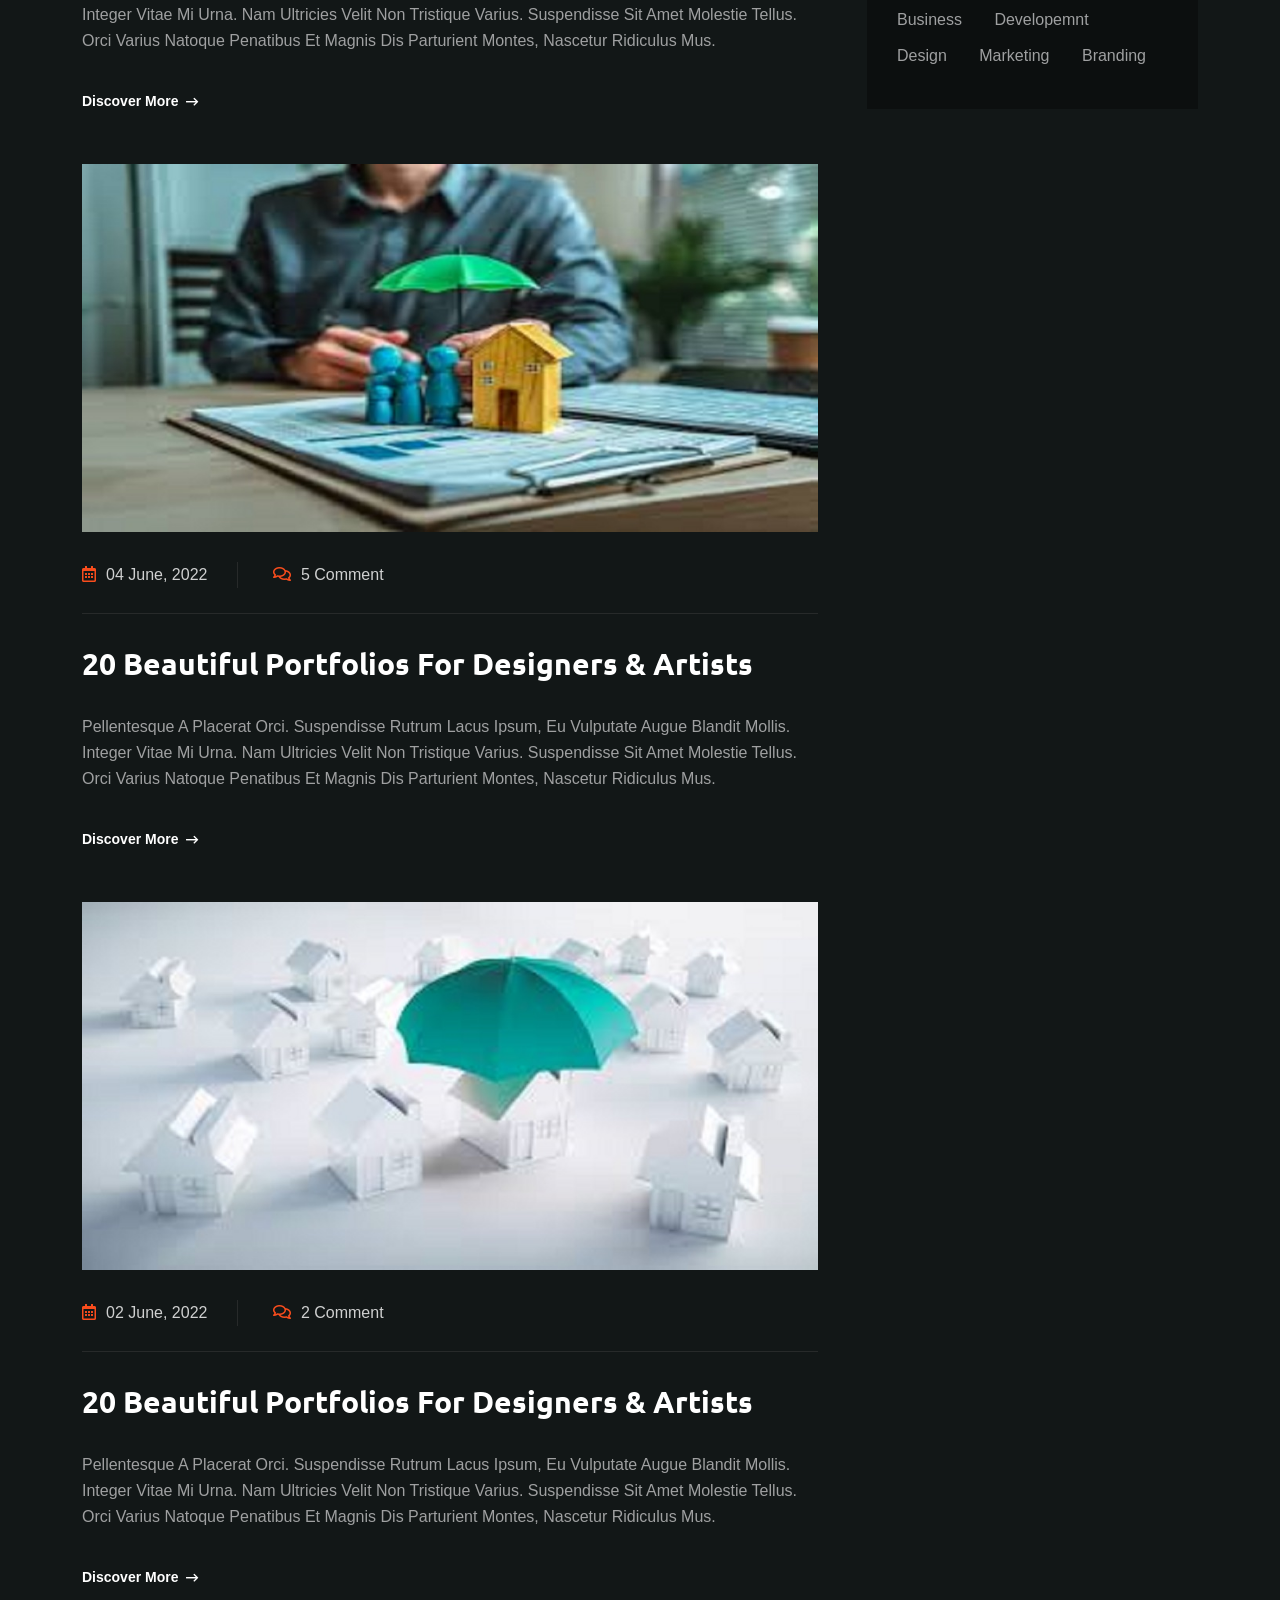
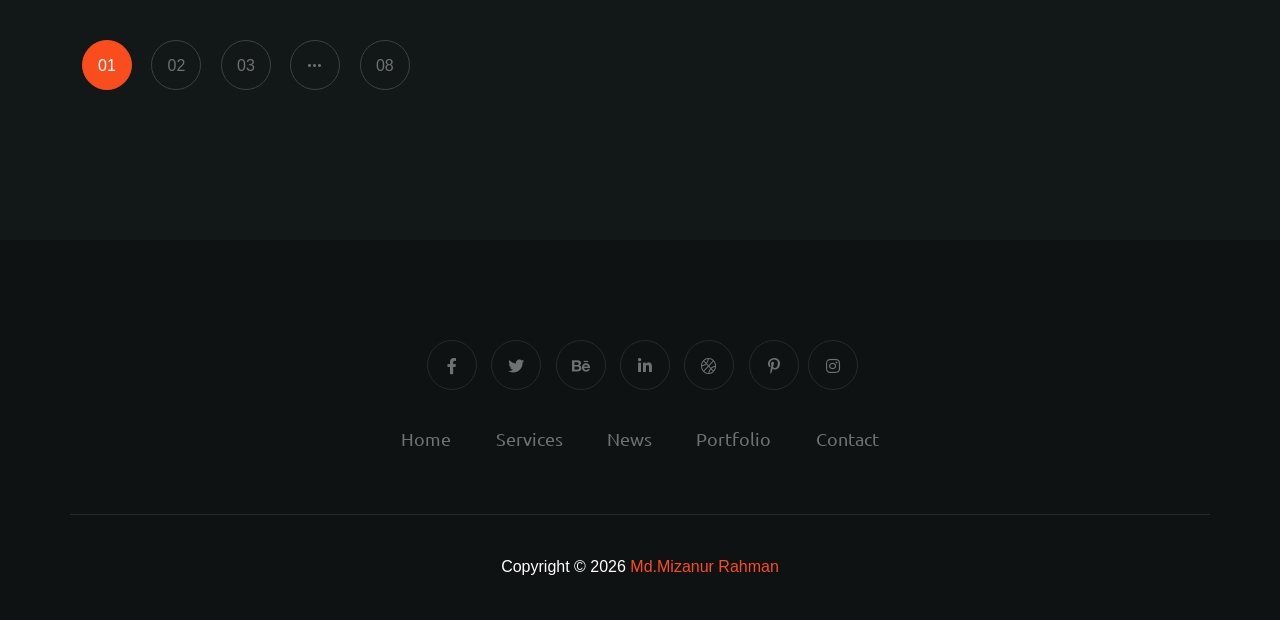
<file: blog-standard.html>
<!DOCTYPE html>
<html lang="en">
  <head>
    <!-- Start Meta -->
    <meta charset="UTF-8" />
    <meta http-equiv="X-UA-Compatible" content="IE=edge" />
    <meta name="description" content="Metier  - Portfolio HTML5 Template" />
    <meta
      name="keywords"
      content="Creative, Digital, multipage, landing, freelancer template"
    />
    <meta name="author" content="ThemeOri" />
    <meta name="viewport" content="width=device-width, initial-scale=1" />
    <!-- Title of Site -->
    <title>Metier - Portfolio HTML5 Template</title>
    <!-- Favicons -->
    <link rel="icon" type="image/png" href="assets/img/favicon.png" />
    <!-- Bootstrap CSS -->
    <link rel="stylesheet" href="assets/css/bootstrap.min.css" />
    <!-- font awesome -->
    <link rel="stylesheet" href="assets/css/all.css" />
    <!-- Animate CSS -->
    <link rel="stylesheet" href="assets/css/animate.css" />
    <!-- Swiper -->
    <link rel="stylesheet" href="assets/css/swiper-bundle.min.css" />
    <!-- Magnific -->
    <link rel="stylesheet" href="assets/css/magnific-popup.css" />
    <!-- Mean menu -->
    <link rel="stylesheet" href="assets/css/meanmenu.min.css" />
    <!-- Custom CSS -->
    <link rel="stylesheet" href="assets/sass/style.css" />
  </head>

  <body class="custom__cursor">
    <div class="custom__cursor-one"></div>
    <div class="custom__cursor-two"></div>
    <!-- Preloader start -->
    <div class="theme-loader">
      <div class="spinner">
        <div class="double-bounce1"></div>
        <div class="double-bounce2"></div>
      </div>
    </div>
    <!-- Preloader end -->
    <!-- Header Area Start -->
    <div class="header__area all-page">
      <div class="container custom-container">
        <div class="header__area-box">
          <div class="header__area-box-logo two">
            <a href="index.html">
              <img src="assets/img/logo-2.png" alt="" />
            </a>
            <div class="responsive-menu"></div>
          </div>
          <div class="header__area-box-main-menu meanmenu-responsive">
            <ul id="mobilemenu">
              <li class="menu-item-has-children">
              
                <a href="index.html">Home</a>
                <li><a href="about.html">About</a></li>
                <li><a href="portfolio-1.html">Portfolio</a></li>
                <li><a href="blog-standard.html">Blog</a></li>
                <li><a href="contact.html">Contact</a></li>
             <!--  </li>
              <li class="menu-item-has-children">
                <a href="#">Page</a>
                <ul class="sub-menu">
                  <li><a href="about.html">About</a></li>
                  <li><a href="services.html">Services</a></li>
                  <li><a href="services-details.html">Services Details</a></li>
                  <li><a href="error.html">Error</a></li>
                </ul>
              </li>
              <li class="menu-item-has-children">
                <a href="#">Portfolio</a>
                <ul class="sub-menu">
                  <li><a href="portfolio-1.html">Portfolio 01</a></li>
                  <li><a href="portfolio-2.html">Portfolio 02</a></li>
                  <li><a href="portfolio-3.html">Portfolio 03</a></li>
                  <li>
                    <a href="portfolio-details.html">Portfolio Details 01</a>
                  </li>
                  <li>
                    <a href="portfolio-details-2.html">Portfolio Details 02</a>
                  </li>
                </ul>
              </li>
              <li class="menu-item-has-children">
                <a href="#">News</a>
                <ul class="sub-menu">
                  <li><a href="blog-standard.html">News</a></li>
                  <li><a href="blog-details.html">News Details</a></li>
                </ul>
              </li>
              <li><a href="contact.html">Contact</a></li> -->
            </ul>
          </div>
          <div class="header__area-box-sidebar">
            <div class="header__area-box-sidebar-popup-icon">
              <a href="#"><i class="fal fa-bars"></i></a>
            </div>
          </div>
          <!-- sidebar Menu Start -->
          <div class="header__area-box-sidebar-popup">
            <div class="sidebar-close-btn">
              <a href="#"><i class="fal fa-times"></i></a>
            </div>
            <div class="header__area-box-sidebar-popup-logo">
              <a href="index.html">
                <img src="assets/img/logo-2.png" alt="" />
              </a>
            </div>
            <p>
              Aliquam nibh tortor, faucibus quis ligula eget, faucibus auctor
              sapien. Fusce vulputate magna in magna pellentesque in mauris
              dignissim, imperdiet risus ac, congue nunc.
            </p>
            <div class="header__area-box-sidebar-popup-contact">
              <h4 class="mb-25">Contact Us</h4>
              <form action="#">
                <div class="row">
                  <div class="col-sm-12 mb-30">
                    <div
                      class="header__area-box-sidebar-popup-contact-form-item two"
                    >
                      <i class="far fa-user"></i>
                      <input
                        type="text"
                        name="name"
                        placeholder="Your Name"
                        required="required"
                      />
                    </div>
                  </div>
                  <div class="col-sm-12 mb-30">
                    <div
                      class="header__area-box-sidebar-popup-contact-form-item two"
                    >
                      <i class="far fa-envelope-open"></i>
                      <input
                        type="text"
                        name="email"
                        placeholder="Email Address"
                        required="required"
                      />
                    </div>
                  </div>
                  <div class="col-sm-12 mb-30">
                    <div
                      class="header__area-box-sidebar-popup-contact-form-item two"
                    >
                      <i class="fal fa-pen"></i>
                      <textarea
                        name="message"
                        rows="5"
                        placeholder="Message"
                      ></textarea>
                    </div>
                  </div>
                  <div class="col-sm-12">
                    <div
                      class="header__area-box-sidebar-popup-contact-form-item"
                    >
                      <button class="theme-btn-1" type="submit">
                        Submit Now<i class="fal fa-long-arrow-right"></i>
                      </button>
                    </div>
                  </div>
                </div>
              </form>
            </div>
            <div class="header__area-box-sidebar-popup-follow-us">
              <h4 class="mb-25">Follow Us</h4>
              <div class="header__area-box-sidebar-popup-follow-us-social two">
                <ul>
                  <li>
                    <a href="#"><i class="fab fa-facebook-f"></i></a>
                  </li>
                  <li>
                    <a href="#"><i class="fab fa-twitter"></i></a>
                  </li>
                  <li>
                    <a href="#"><i class="fab fa-instagram"></i></a>
                  </li>
                  <li>
                    <a href="#"><i class="fab fa-linkedin-in"></i></a>
                  </li>
                </ul>
              </div>
            </div>
          </div>
          <div class="sidebar-overlay"></div>
          <!-- sidebar Menu Start -->
        </div>
      </div>
    </div>
    <!-- Header Area End -->
    <!-- Blog Standard Start -->
    <div class="blog__standard section-padding">
      <div class="container">
        <div class="row">
          <div class="col-xl-8 col-lg-8 lg-mb-30">
            <div class="blog__standard-item">
              <div class="blog__standard-item-image">
                <a href="blog-details.html"
                  ><img src="assets/img/blog-4.jpg" alt=""
                /></a>
              </div>
              <div class="blog__standard-item-meta">
                <ul>
                  <li>
                    <a href="#"
                      ><i class="far fa-calendar-alt"></i>09 June, 2022</a
                    >
                  </li>
                  <li>
                    <a href="#"><i class="far fa-comments"></i>2 Comment</a>
                  </li>
                </ul>
              </div>
              <div class="blog__standard-item-content">
                <h3>
                  <a href="blog-details.html"
                    >20 Beautiful Portfolios For Designers & Artists</a
                  >
                </h3>
                <p>
                  Pellentesque a placerat orci. Suspendisse rutrum lacus ipsum,
                  eu vulputate augue blandit mollis. Integer vitae mi urna. Nam
                  ultricies velit non tristique varius. Suspendisse sit amet
                  molestie tellus. Orci varius natoque penatibus et magnis dis
                  parturient montes, nascetur ridiculus mus.
                </p>
                <a class="simple-btn mt-35" href="blog-details.html"
                  >Discover More<i class="far fa-long-arrow-right"></i
                ></a>
              </div>
            </div>
            <div class="blog__standard-item">
              <div class="blog__standard-item-image">
                <a href="blog-details.html"
                  ><img src="assets/img/blog-5.jpg" alt=""
                /></a>
              </div>
              <div class="blog__standard-item-meta">
                <ul>
                  <li>
                    <a href="#"
                      ><i class="far fa-calendar-alt"></i>07 June, 2022</a
                    >
                  </li>
                  <li>
                    <a href="#"><i class="far fa-comments"></i>3 Comment</a>
                  </li>
                </ul>
              </div>
              <div class="blog__standard-item-content">
                <h3>
                  <a href="blog-details.html"
                    >20 Beautiful Portfolios For Designers & Artists</a
                  >
                </h3>
                <p>
                  Pellentesque a placerat orci. Suspendisse rutrum lacus ipsum,
                  eu vulputate augue blandit mollis. Integer vitae mi urna. Nam
                  ultricies velit non tristique varius. Suspendisse sit amet
                  molestie tellus. Orci varius natoque penatibus et magnis dis
                  parturient montes, nascetur ridiculus mus.
                </p>
                <a class="simple-btn mt-35" href="blog-details.html"
                  >Discover More<i class="far fa-long-arrow-right"></i
                ></a>
              </div>
            </div>
            <div class="blog__standard-item">
              <div class="blog__standard-item-image">
                <a href="blog-details.html"
                  ><img src="assets/img/blog-6.jpg" alt=""
                /></a>
              </div>
              <div class="blog__standard-item-meta">
                <ul>
                  <li>
                    <a href="#"
                      ><i class="far fa-calendar-alt"></i>04 June, 2022</a
                    >
                  </li>
                  <li>
                    <a href="#"><i class="far fa-comments"></i>5 Comment</a>
                  </li>
                </ul>
              </div>
              <div class="blog__standard-item-content">
                <h3>
                  <a href="blog-details.html"
                    >20 Beautiful Portfolios For Designers & Artists</a
                  >
                </h3>
                <p>
                  Pellentesque a placerat orci. Suspendisse rutrum lacus ipsum,
                  eu vulputate augue blandit mollis. Integer vitae mi urna. Nam
                  ultricies velit non tristique varius. Suspendisse sit amet
                  molestie tellus. Orci varius natoque penatibus et magnis dis
                  parturient montes, nascetur ridiculus mus.
                </p>
                <a class="simple-btn mt-35" href="blog-details.html"
                  >Discover More<i class="far fa-long-arrow-right"></i
                ></a>
              </div>
            </div>
            <div class="blog__standard-item">
              <div class="blog__standard-item-image">
                <a href="blog-details.html"
                  ><img src="assets/img/blog-7.jpg" alt=""
                /></a>
              </div>
              <div class="blog__standard-item-meta">
                <ul>
                  <li>
                    <a href="#"
                      ><i class="far fa-calendar-alt"></i>02 June, 2022</a
                    >
                  </li>
                  <li>
                    <a href="#"><i class="far fa-comments"></i>2 Comment</a>
                  </li>
                </ul>
              </div>
              <div class="blog__standard-item-content">
                <h3>
                  <a href="blog-details.html"
                    >20 Beautiful Portfolios For Designers & Artists</a
                  >
                </h3>
                <p>
                  Pellentesque a placerat orci. Suspendisse rutrum lacus ipsum,
                  eu vulputate augue blandit mollis. Integer vitae mi urna. Nam
                  ultricies velit non tristique varius. Suspendisse sit amet
                  molestie tellus. Orci varius natoque penatibus et magnis dis
                  parturient montes, nascetur ridiculus mus.
                </p>
                <a class="simple-btn mt-35" href="blog-details.html"
                  >Discover More<i class="far fa-long-arrow-right"></i
                ></a>
              </div>
            </div>
            <div class="pagination mt-50">
              <ul>
                <li><a class="active" href="#">01</a></li>
                <li><a href="#">02</a></li>
                <li><a href="#">03</a></li>
                <li>
                  <a href="#"><i class="far fa-ellipsis-h"></i></a>
                </li>
                <li><a href="#">08</a></li>
              </ul>
            </div>
          </div>
          <div class="col-xl-4 col-lg-4">
            <div class="all__sidebar ml-25 xl-ml-0">
              <div class="all__sidebar-item">
                <h4>Search Here</h4>
                <div class="all__sidebar-item-search">
                  <form action="#">
                    <input type="text" placeholder="Search....." />
                    <button type="submit"><i class="fal fa-search"></i></button>
                  </form>
                </div>
              </div>
              <div class="all__sidebar-item">
                <h4>Top Category</h4>
                <div class="all__sidebar-item-category">
                  <ul>
                    <li>
                      <a href="blog-standard.html"
                        ><i class="far fa-angle-double-right"></i>Design
                        Research<span>(08)</span></a
                      >
                    </li>
                    <li>
                      <a href="blog-standard.html"
                        ><i class="far fa-angle-double-right"></i
                        >Development<span>(06)</span></a
                      >
                    </li>
                    <li>
                      <a href="blog-standard.html"
                        ><i class="far fa-angle-double-right"></i>Digital
                        Marketing<span>(05)</span></a
                      >
                    </li>
                    <li>
                      <a href="blog-standard.html"
                        ><i class="far fa-angle-double-right"></i>Branding<span
                          >(09)</span
                        ></a
                      >
                    </li>
                    <li>
                      <a href="blog-standard.html"
                        ><i class="far fa-angle-double-right"></i>Market
                        Research<span>(03)</span></a
                      >
                    </li>
                    <li>
                      <a href="blog-standard.html"
                        ><i class="far fa-angle-double-right"></i>SEO
                        marketing<span>(02)</span></a
                      >
                    </li>
                  </ul>
                </div>
              </div>
              <div class="all__sidebar-item">
                <h4>Recent Post</h4>
                <div class="all__sidebar-item-post">
                  <div class="all__sidebar-item-post-item">
                    <div class="all__sidebar-item-post-item-image">
                      <a href="blog-details.html"
                        ><img src="assets/img/post-1.jpg" alt=""
                      /></a>
                    </div>
                    <div class="all__sidebar-item-post-item-content">
                      <span
                        ><i class="fal fa-calendar-alt"></i>05 June, 2022</span
                      >
                      <h5>
                        <a href="blog-details.html">Sample Brochure Design</a>
                      </h5>
                    </div>
                  </div>
                  <div class="all__sidebar-item-post-item">
                    <div class="all__sidebar-item-post-item-image">
                      <a href="blog-details.html"
                        ><img src="assets/img/post-2.jpg" alt=""
                      /></a>
                    </div>
                    <div class="all__sidebar-item-post-item-content">
                      <span
                        ><i class="fal fa-calendar-alt"></i>02 June, 2022</span
                      >
                      <h5>
                        <a href="blog-details.html">Sample Brochure Design</a>
                      </h5>
                    </div>
                  </div>
                  <div class="all__sidebar-item-post-item">
                    <div class="all__sidebar-item-post-item-image">
                      <a href="blog-details.html"
                        ><img src="assets/img/post-3.jpg" alt=""
                      /></a>
                    </div>
                    <div class="all__sidebar-item-post-item-content">
                      <span
                        ><i class="fal fa-calendar-alt"></i>04 June, 2022</span
                      >
                      <h5>
                        <a href="blog-details.html">Sample Brochure Design</a>
                      </h5>
                    </div>
                  </div>
                </div>
              </div>
              <div class="all__sidebar-item">
                <h4>Tag</h4>
                <div class="all__sidebar-item-tag">
                  <ul>
                    <li><a href="blog-standard.html">Design</a></li>
                    <li><a href="blog-standard.html">Brochure</a></li>
                    <li><a href="blog-standard.html">Product</a></li>
                    <li><a href="blog-standard.html">Business</a></li>
                    <li><a href="blog-standard.html">Developemnt</a></li>
                    <li><a href="blog-standard.html">Design</a></li>
                    <li><a href="blog-standard.html">Marketing</a></li>
                    <li><a href="blog-standard.html">Branding</a></li>
                  </ul>
                </div>
              </div>
            </div>
          </div>
        </div>
      </div>
    </div>
    <!-- Blog Standard End -->
    <!-- Footer Area Start -->
    <div class="footer__area pt-60 pb-60">
      <div class="container">
        <div class="row align-items-center">
          <div class="col-xl-12">
            <div class="footer__area-widget t-center">
              <div class="footer__area-widget-about m-0">
                <div class="footer__area-widget-about-social three">
                  <ul>
                    <li>
                      <a href="#"><i class="fab fa-facebook-f"></i></a>
                    </li>
                    <li>
                      <a href="#"><i class="fab fa-twitter"></i></a>
                    </li>
                    <li>
                      <a href="#"><i class="fab fa-behance"></i></a>
                    </li>
                    <li>
                      <a href="#"><i class="fab fa-linkedin-in"></i></a>
                    </li>
                    <li>
                      <a href="#"><i class="fal fa-basketball-ball"></i></a>
                    </li>
                    <li>
                      <a href="#"><i class="fab fa-pinterest-p"></i></a>
                    </li>
                    <li>
                      <a href="#"><i class="fab fa-instagram"></i></a>
                    </li>
                  </ul>
                </div>
                <div class="footer__area-widget-about-menu three">
                  <ul>
                    <li><a href="index.html">Home</a></li>
                    <li><a href="services.html">Services</a></li>
                    <li><a href="blog-standard.html">News</a></li>
                    <li><a href="portfolio-1.html">Portfolio</a></li>
                    <li><a href="contact.html">Contact</a></li>
                  </ul>
                </div>
              </div>
            </div>
          </div>
        </div>
      </div>
    </div>
    <!-- Footer Area End -->
    <!-- Copyright Area Start -->
    <div class="copyright__area">
      <div class="container">
        <div class="row align-items-center copyright__area-border">
          <div class="col-xl-12">
            <div class="copyright__area-left t-center">
              <p>
                Copyright © 2026<a href="index.html"> Md.Mizanur Rahman</a> 
                
              </p>
            </div>
          </div>
        </div>
      </div>
    </div>
    <!-- Copyright Area End -->
    <!-- Scroll Btn Start -->
    <div class="scroll-up">
      <svg
        class="scroll-circle svg-content"
        width="100%"
        height="100%"
        viewBox="-1 -1 102 102"
      >
        <path d="M50,1 a49,49 0 0,1 0,98 a49,49 0 0,1 0,-98" />
      </svg>
    </div>
    <!-- Scroll Btn End -->
    <!-- Main JS -->
    <script src="assets/js/jquery-3.6.0.min.js"></script>
    <!-- Bootstrap JS -->
    <script src="assets/js/bootstrap.min.js"></script>
    <!-- Counter up -->
    <script src="assets/js/jquery.counterup.min.js"></script>
    <!-- Popper JS -->
    <script src="assets/js/popper.min.js"></script>
    <!-- Progressbar JS -->
    <script src="assets/js/progressbar.min.js"></script>
    <!-- Magnific JS -->
    <script src="assets/js/jquery.magnific-popup.min.js"></script>
    <!-- Swiper JS -->
    <script src="assets/js/swiper-bundle.min.js"></script>
    <!-- Waypoints JS -->
    <script src="assets/js/jquery.waypoints.min.js"></script>
    <!-- Isotope JS -->
    <script src="assets/js/isotope.pkgd.min.js"></script>
    <!-- Mean menu -->
    <script src="assets/js/jquery.meanmenu.min.js"></script>
    <!-- Custom JS -->
    <script src="assets/js/custom.js"></script>
  </body>
</html>
</file>
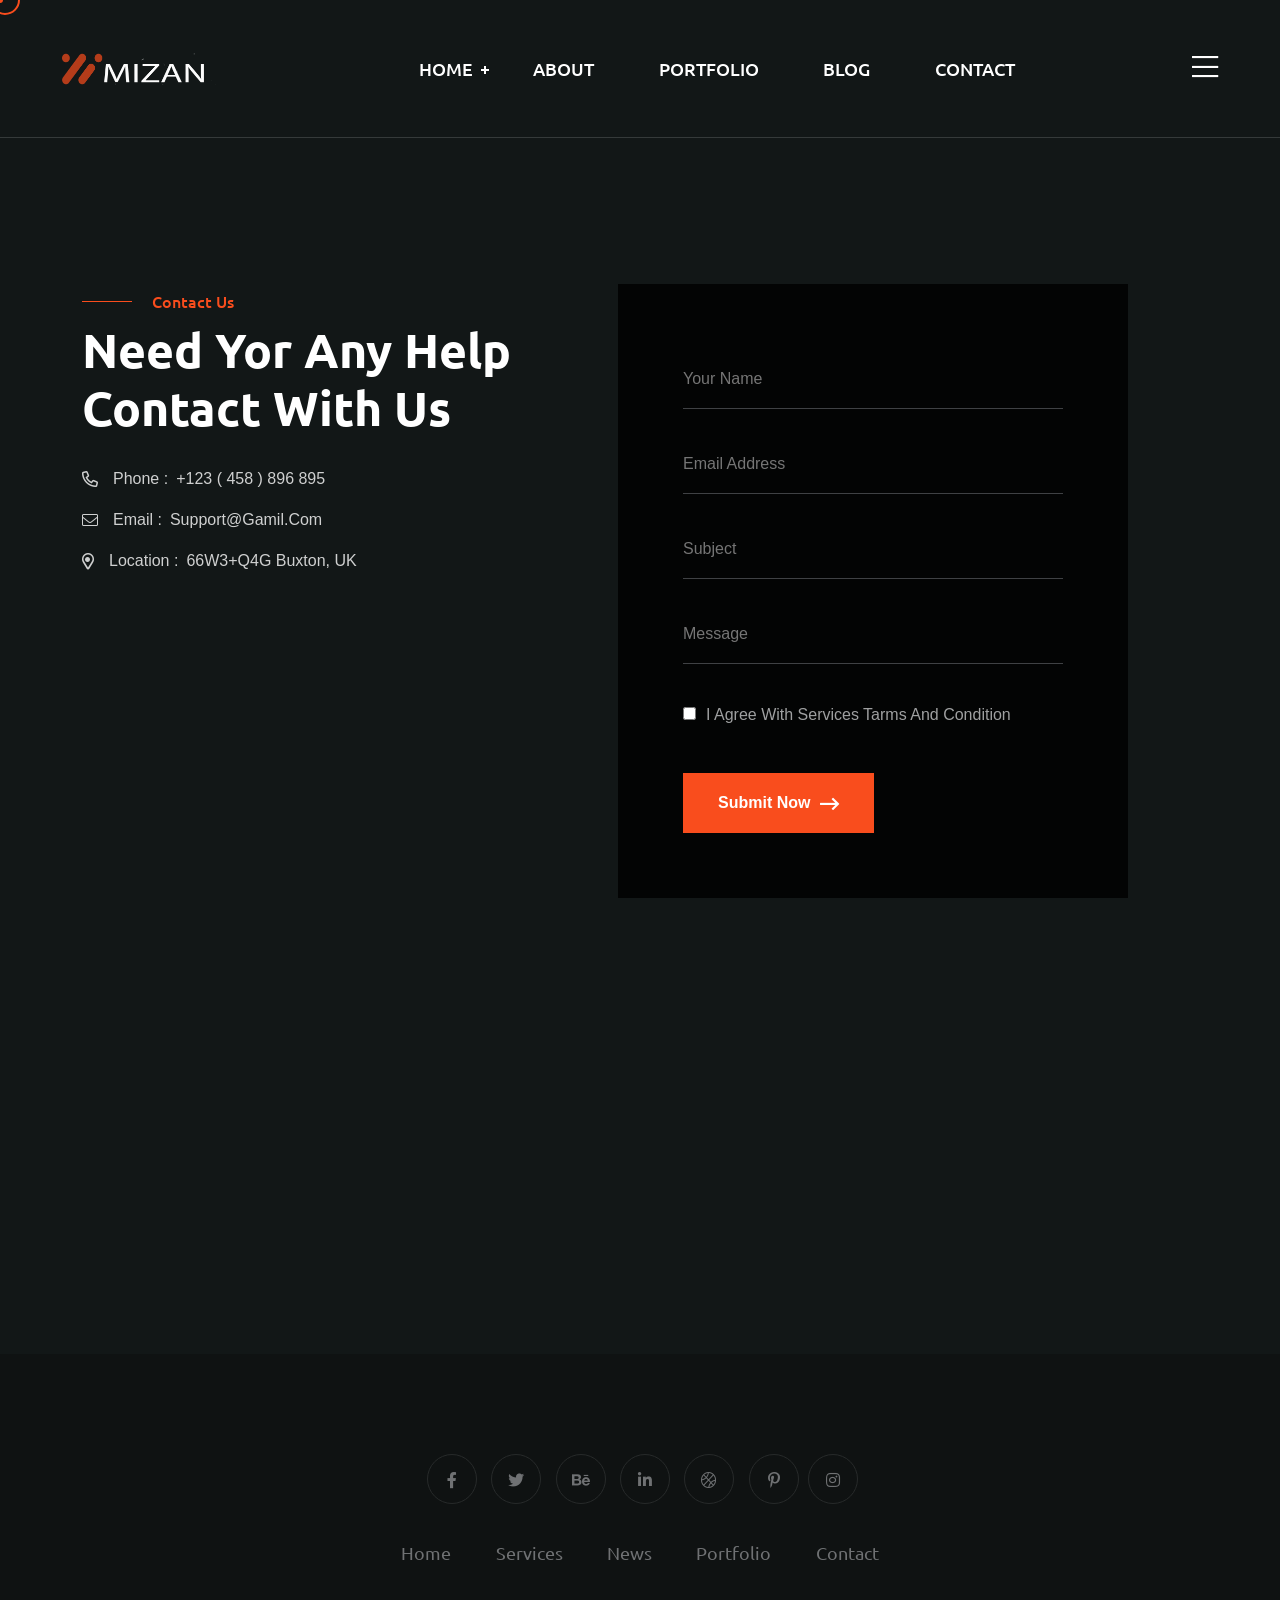
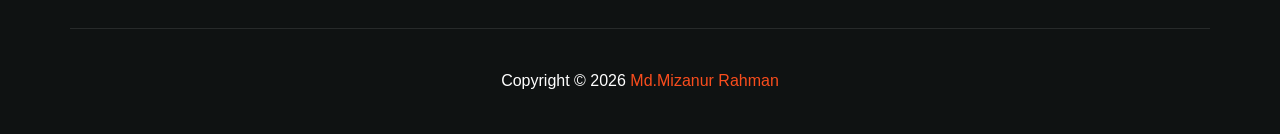
<file: contact.html>
<!DOCTYPE html>
<html lang="en">
  <head>
    <!-- Start Meta -->
    <meta charset="UTF-8" />
    <meta http-equiv="X-UA-Compatible" content="IE=edge" />
    <meta name="description" content="Metier  - Portfolio HTML5 Template" />
    <meta
      name="keywords"
      content="Creative, Digital, multipage, landing, freelancer template"
    />
    <meta name="author" content="ThemeOri" />
    <meta name="viewport" content="width=device-width, initial-scale=1" />
    <!-- Title of Site -->
    <title>Metier - Portfolio HTML5 Template</title>
    <!-- Favicons -->
    <link rel="icon" type="image/png" href="assets/img/favicon.png" />
    <!-- Bootstrap CSS -->
    <link rel="stylesheet" href="assets/css/bootstrap.min.css" />
    <!-- font awesome -->
    <link rel="stylesheet" href="assets/css/all.css" />
    <!-- Animate CSS -->
    <link rel="stylesheet" href="assets/css/animate.css" />
    <!-- Swiper -->
    <link rel="stylesheet" href="assets/css/swiper-bundle.min.css" />
    <!-- Magnific -->
    <link rel="stylesheet" href="assets/css/magnific-popup.css" />
    <!-- Mean menu -->
    <link rel="stylesheet" href="assets/css/meanmenu.min.css" />
    <!-- Custom CSS -->
    <link rel="stylesheet" href="assets/sass/style.css" />
  </head>

  <body class="custom__cursor">
    <div class="custom__cursor-one"></div>
    <div class="custom__cursor-two"></div>
    <!-- Preloader start -->
    <div class="theme-loader">
      <div class="spinner">
        <div class="double-bounce1"></div>
        <div class="double-bounce2"></div>
      </div>
    </div>
    <!-- Preloader end -->
    <!-- Header Area Start -->
    <div class="header__area all-page">
      <div class="container custom-container">
        <div class="header__area-box">
          <div class="header__area-box-logo two">
            <a href="index.html">
              <img src="assets/img/logo-2.png" alt="" />
            </a>
            <div class="responsive-menu"></div>
          </div>
          <div class="header__area-box-main-menu meanmenu-responsive">
            <ul id="mobilemenu">
              <li class="menu-item-has-children">
               <a href="index.html">Home</a>
                <li><a href="about.html">About</a></li>
                <li><a href="portfolio-1.html">Portfolio</a></li>
                <li><a href="blog-standard.html">Blog</a></li>
                <li><a href="contact.html">Contact</a></li>
              </li>
              <!-- <li class="menu-item-has-children">
                <a href="#">Page</a>
                <ul class="sub-menu">
                  <li><a href="about.html">About</a></li>
                  <li><a href="services.html">Services</a></li>
                  <li><a href="services-details.html">Services Details</a></li>
                  <li><a href="error.html">Error</a></li>
                </ul>
              </li>
              <li class="menu-item-has-children">
                <a href="#">Portfolio</a>
                <ul class="sub-menu">
                  <li><a href="portfolio-1.html">Portfolio 01</a></li>
                  <li><a href="portfolio-2.html">Portfolio 02</a></li>
                  <li><a href="portfolio-3.html">Portfolio 03</a></li>
                  <li>
                    <a href="portfolio-details.html">Portfolio Details 01</a>
                  </li>
                  <li>
                    <a href="portfolio-details-2.html">Portfolio Details 02</a>
                  </li>
                </ul>
              </li>
              <li class="menu-item-has-children">
                <a href="#">News</a>
                <ul class="sub-menu">
                  <li><a href="blog-standard.html">News</a></li>
                  <li><a href="blog-details.html">News Details</a></li>
                </ul>
              </li>
              <li><a href="contact.html">Contact</a></li> -->
            </ul>
          </div>
          <div class="header__area-box-sidebar">
            <div class="header__area-box-sidebar-popup-icon">
              <a href="#"><i class="fal fa-bars"></i></a>
            </div>
          </div>
          <!-- sidebar Menu Start -->
          <div class="header__area-box-sidebar-popup">
            <div class="sidebar-close-btn">
              <a href="#"><i class="fal fa-times"></i></a>
            </div>
            <div class="header__area-box-sidebar-popup-logo">
              <a href="index.html">
                <img src="assets/img/logo-2.png" alt="" />
              </a>
            </div>
            <p>
              Aliquam nibh tortor, faucibus quis ligula eget, faucibus auctor
              sapien. Fusce vulputate magna in magna pellentesque in mauris
              dignissim, imperdiet risus ac, congue nunc.
            </p>
            <div class="header__area-box-sidebar-popup-contact">
              <h4 class="mb-25">Contact Us</h4>
              <form action="#">
                <div class="row">
                  <div class="col-sm-12 mb-30">
                    <div
                      class="header__area-box-sidebar-popup-contact-form-item two"
                    >
                      <i class="far fa-user"></i>
                      <input
                        type="text"
                        name="name"
                        placeholder="Your Name"
                        required="required"
                      />
                    </div>
                  </div>
                  <div class="col-sm-12 mb-30">
                    <div
                      class="header__area-box-sidebar-popup-contact-form-item two"
                    >
                      <i class="far fa-envelope-open"></i>
                      <input
                        type="text"
                        name="email"
                        placeholder="Email Address"
                        required="required"
                      />
                    </div>
                  </div>
                  <div class="col-sm-12 mb-30">
                    <div
                      class="header__area-box-sidebar-popup-contact-form-item two"
                    >
                      <i class="fal fa-pen"></i>
                      <textarea
                        name="message"
                        rows="5"
                        placeholder="Message"
                      ></textarea>
                    </div>
                  </div>
                  <div class="col-sm-12">
                    <div
                      class="header__area-box-sidebar-popup-contact-form-item"
                    >
                      <button class="theme-btn-1" type="submit">
                        Submit Now<i class="fal fa-long-arrow-right"></i>
                      </button>
                    </div>
                  </div>
                </div>
              </form>
            </div>
            <div class="header__area-box-sidebar-popup-follow-us">
              <h4 class="mb-25">Follow Us</h4>
              <div class="header__area-box-sidebar-popup-follow-us-social two">
                <ul>
                  <li>
                    <a href="#"><i class="fab fa-facebook-f"></i></a>
                  </li>
                  <li>
                    <a href="#"><i class="fab fa-twitter"></i></a>
                  </li>
                  <li>
                    <a href="#"><i class="fab fa-instagram"></i></a>
                  </li>
                  <li>
                    <a href="#"><i class="fab fa-linkedin-in"></i></a>
                  </li>
                </ul>
              </div>
            </div>
          </div>
          <div class="sidebar-overlay"></div>
          <!-- sidebar Menu Start -->
        </div>
      </div>
    </div>
    <!-- Header Area End -->
    <!-- Contact Area Start -->
    <div class="contact__area section-padding">
      <div class="container">
        <div class="row mb-60">
          <div class="col-xl-5 col-lg-6">
            <div class="contact__area-title">
              <span class="subtitle">Contact Us</span>
              <h2>Need Yor any help Contact with Us</h2>
            </div>
            <div class="contact__area-info">
              <div class="contact__area-info-item">
                <div class="contact__area-info-item-icon">
                  <i class="far fa-phone-alt"></i>
                  <span>Phone :</span>
                </div>
                <div class="contact__area-info-item-content">
                  <a href="tel:+123(458)896895">+123 ( 458 ) 896 895</a>
                </div>
              </div>
              <div class="contact__area-info-item">
                <div class="contact__area-info-item-icon">
                  <i class="fal fa-envelope"></i>
                  <span>Email :</span>
                </div>
                <div class="contact__area-info-item-content">
                  <a href="mailto:support@gamil.com">support@gamil.com</a>
                </div>
              </div>
              <div class="contact__area-info-item">
                <div class="contact__area-info-item-icon">
                  <i class="far fa-map-marker-alt"></i>
                  <span>Location :</span>
                </div>
                <div class="contact__area-info-item-content">
                  <a href="#">66W3+Q4G Buxton, UK</a>
                </div>
              </div>
            </div>
          </div>
        </div>
        <div class="row">
          <div class="col-xl-12">
            <div class="contact__area-bottom">
              <div class="contact__area-bottom-form page">
                <form
                  id="contact-form"
                  action="assets/form/mail.php"
                  method="POST"
                >
                  <div class="row">
                    <div class="col-sm-12 mb-25">
                      <div class="contact__area-bottom-form-item">
                        <input
                          type="text"
                          name="name"
                          placeholder="Your Name"
                          required="required"
                        />
                      </div>
                    </div>
                    <div class="col-sm-12 mb-25">
                      <div class="contact__area-bottom-form-item">
                        <input
                          type="text"
                          name="email"
                          placeholder="Email Address"
                          required="required"
                        />
                      </div>
                    </div>
                    <div class="col-sm-12 mb-25">
                      <div class="contact__area-bottom-form-item">
                        <input
                          type="text"
                          name="subject"
                          placeholder="Subject"
                          required="required"
                        />
                      </div>
                    </div>
                    <div class="col-sm-12 mb-30">
                      <div class="contact__area-bottom-form-item">
                        <textarea
                          name="message"
                          rows="5"
                          placeholder="Message"
                        ></textarea>
                      </div>
                    </div>
                    <div class="col-sm-12 mb-45">
                      <div class="contact__area-bottom-form-item">
                        <label>
                          <input class="mr-10" type="checkbox" />I agree with
                          services tarms and condition</label
                        >
                      </div>
                    </div>
                    <div class="col-sm-12">
                      <div class="contact__area-bottom-form-item">
                        <button class="theme-btn-1" type="submit">
                          Submit Now<i class="far fa-long-arrow-right"></i>
                        </button>
                      </div>
                    </div>
                  </div>
                </form>
              </div>
              <div class="contact__area-bottom-map">
               <!-- <iframe src="https://www.google.com/maps/embed?pb=!1m18!1m12!1m3!1d5036052.5309502585!2d92.12836323223424!3d22.565937490624655!2m3!1f0!2f0!3f0!3m2!1i1024!2i768!4f13.1!3m3!1m2!1s0x30adaaed80e18ba7%3A0xf2d28e0c4e1fc6b!2sBangladesh!5e0!3m2!1sen!2sbd!4v1783183833374!5m2!1sen!2sbd" loading="lazy" ></iframe> -->
               <iframe src="https://www.google.com/maps/embed?pb=!1m18!1m12!1m3!1d963341.2437021831!2d90.69800587647688!3d23.607017876678224!2m3!1f0!2f0!3f0!3m2!1i1024!2i768!4f13.1!3m3!1m2!1s0x3755b8b087026b81%3A0x8fa563bbdd5904c2!2sDhaka!5e0!3m2!1sen!2sbd!4v1783261301679!5m2!1sen!2sbd" loading="lazy"></iframe>
              </div>
            </div>
          </div>
        </div>
      </div>
    </div>
    <!-- Contact Area End -->
    <!-- Footer Area Start -->
    <div class="footer__area pt-60 pb-60">
      <div class="container">
        <div class="row align-items-center">
          <div class="col-xl-12">
            <div class="footer__area-widget t-center">
              <div class="footer__area-widget-about m-0">
                <div class="footer__area-widget-about-social three">
                  <ul>
                    <li>
                      <a href="#"><i class="fab fa-facebook-f"></i></a>
                    </li>
                    <li>
                      <a href="#"><i class="fab fa-twitter"></i></a>
                    </li>
                    <li>
                      <a href="#"><i class="fab fa-behance"></i></a>
                    </li>
                    <li>
                      <a href="#"><i class="fab fa-linkedin-in"></i></a>
                    </li>
                    <li>
                      <a href="#"><i class="fal fa-basketball-ball"></i></a>
                    </li>
                    <li>
                      <a href="#"><i class="fab fa-pinterest-p"></i></a>
                    </li>
                    <li>
                      <a href="#"><i class="fab fa-instagram"></i></a>
                    </li>
                  </ul>
                </div>
                <div class="footer__area-widget-about-menu three">
                  <ul>
                    <li><a href="index.html">Home</a></li>
                    <li><a href="services.html">Services</a></li>
                    <li><a href="blog-standard.html">News</a></li>
                    <li><a href="portfolio-1.html">Portfolio</a></li>
                    <li><a href="contact.html">Contact</a></li>
                  </ul>
                </div>
              </div>
            </div>
          </div>
        </div>
      </div>
    </div>
    <!-- Footer Area End -->
    <!-- Copyright Area Start -->
    <div class="copyright__area">
      <div class="container">
        <div class="row align-items-center copyright__area-border">
          <div class="col-xl-12">
            <div class="copyright__area-left t-center">
              <p>
                Copyright © 2026<a href="index.html"> Md.Mizanur Rahman</a> 
               
              </p>
            </div>
          </div>
        </div>
      </div>
    </div>
    <!-- Copyright Area End -->
    <!-- Scroll Btn Start -->
    <div class="scroll-up">
      <svg
        class="scroll-circle svg-content"
        width="100%"
        height="100%"
        viewBox="-1 -1 102 102"
      >
        <path d="M50,1 a49,49 0 0,1 0,98 a49,49 0 0,1 0,-98" />
      </svg>
    </div>
    <!-- Scroll Btn End -->
    <!-- Main JS -->
    <script src="assets/js/jquery-3.6.0.min.js"></script>
    <!-- Bootstrap JS -->
    <script src="assets/js/bootstrap.min.js"></script>
    <!-- Counter up -->
    <script src="assets/js/jquery.counterup.min.js"></script>
    <!-- Popper JS -->
    <script src="assets/js/popper.min.js"></script>
    <!-- Progressbar JS -->
    <script src="assets/js/progressbar.min.js"></script>
    <!-- Magnific JS -->
    <script src="assets/js/jquery.magnific-popup.min.js"></script>
    <!-- Swiper JS -->
    <script src="assets/js/swiper-bundle.min.js"></script>
    <!-- Waypoints JS -->
    <script src="assets/js/jquery.waypoints.min.js"></script>
    <!-- Isotope JS -->
    <script src="assets/js/isotope.pkgd.min.js"></script>
    <!-- Mean menu -->
    <script src="assets/js/jquery.meanmenu.min.js"></script>
    <!-- Custom JS -->
    <script src="assets/js/custom.js"></script>
  </body>
</html>
</file>
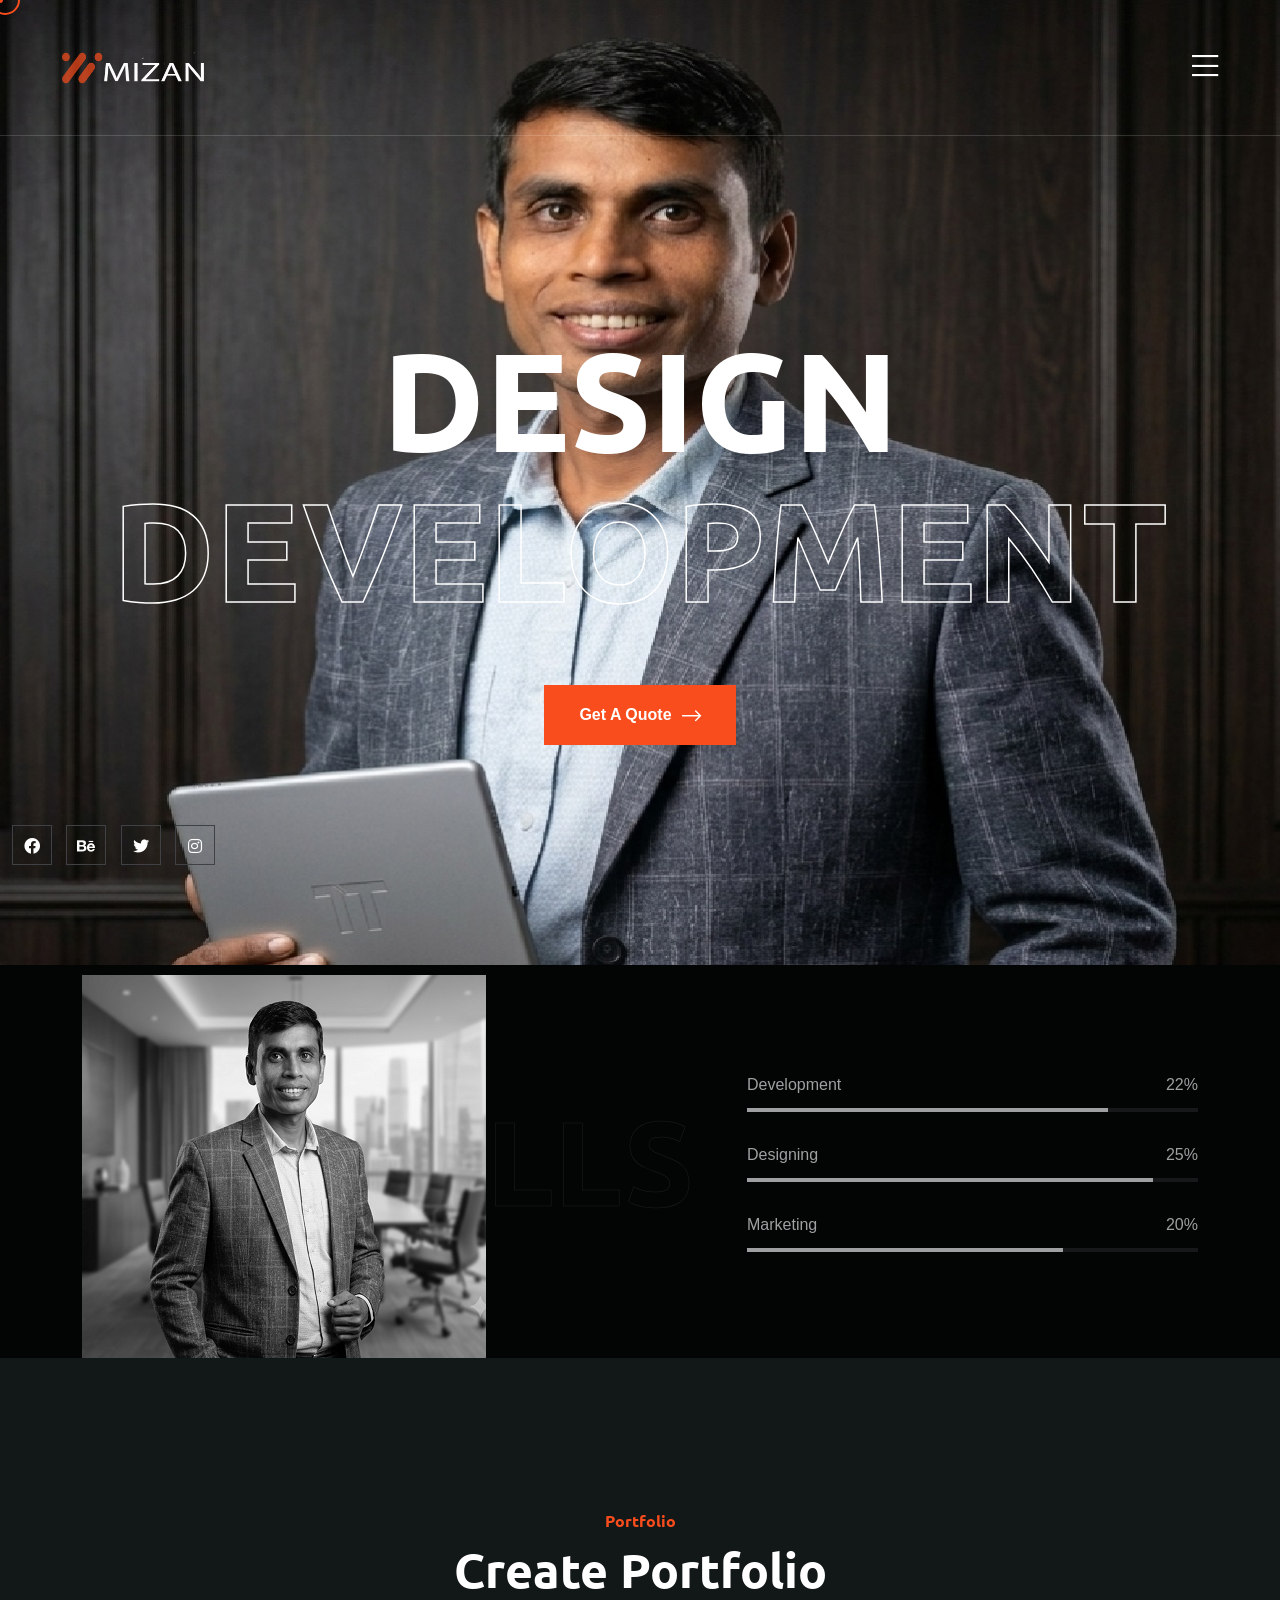
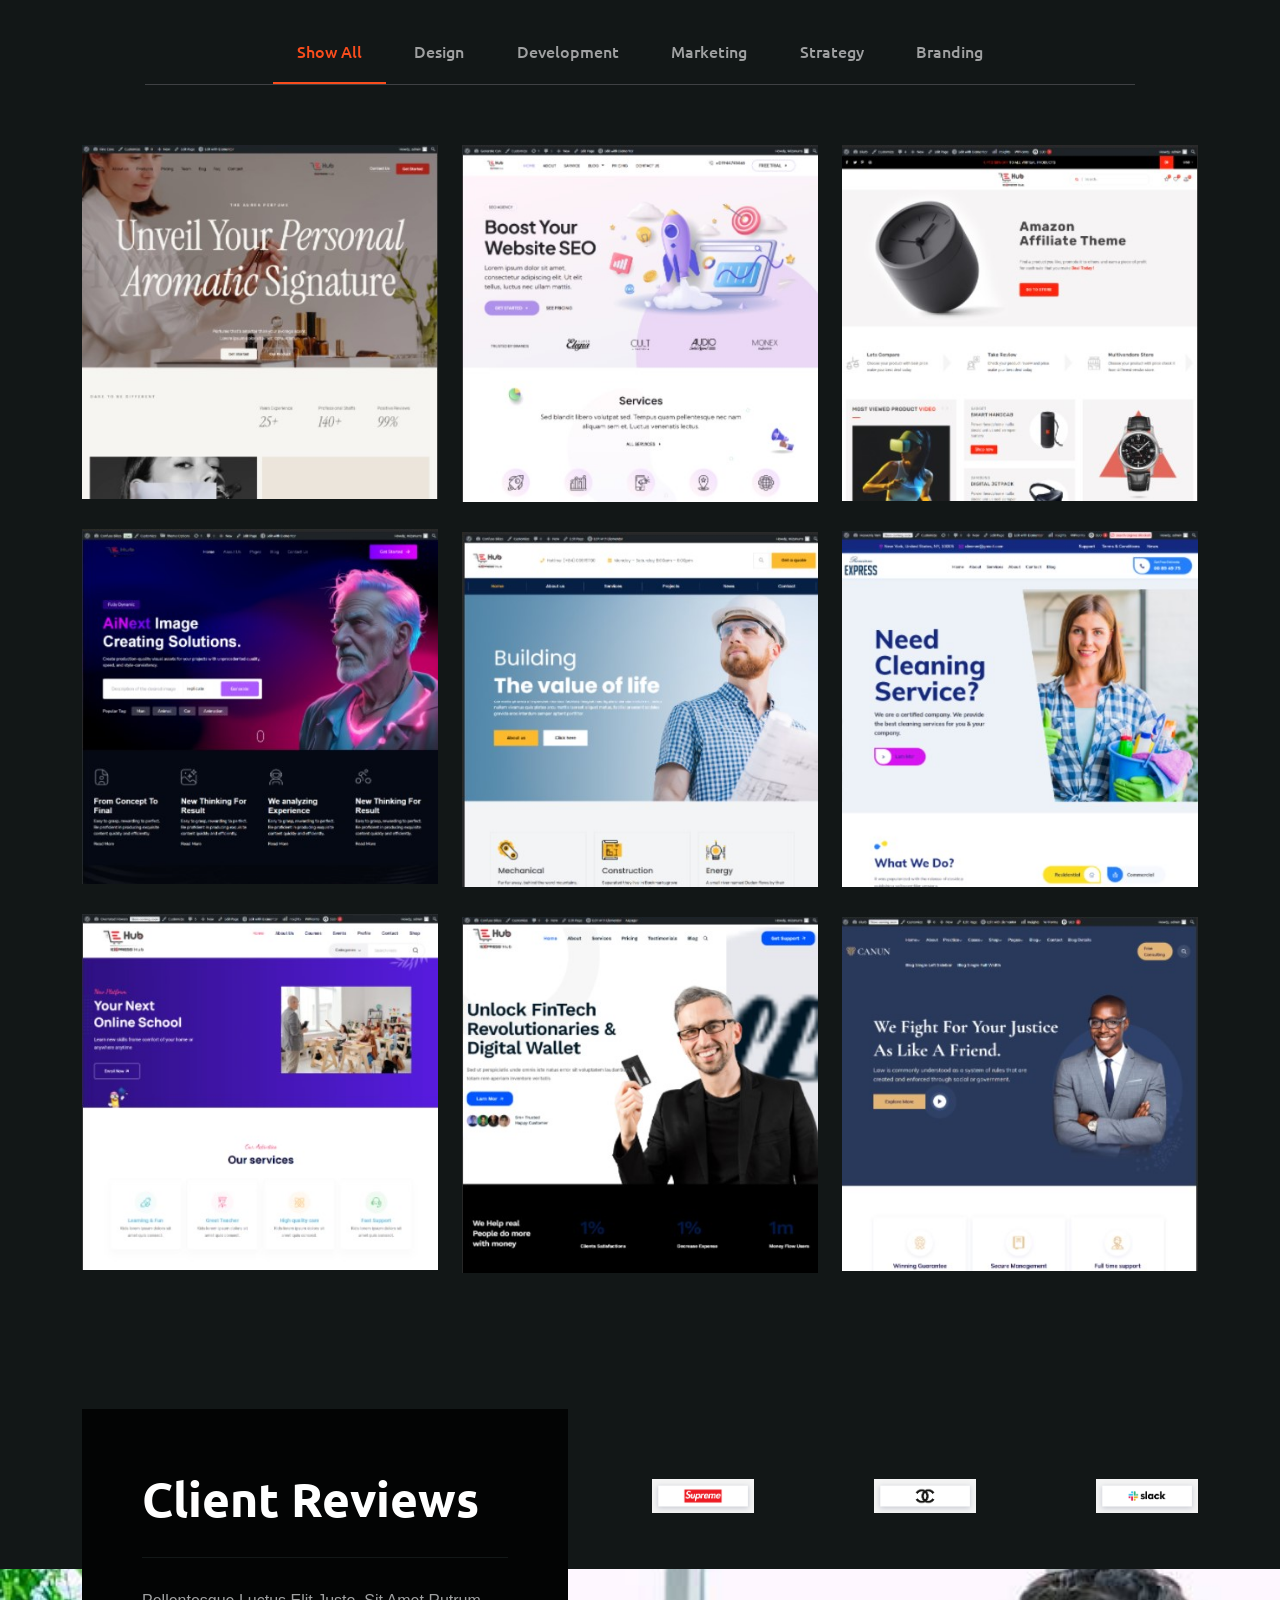
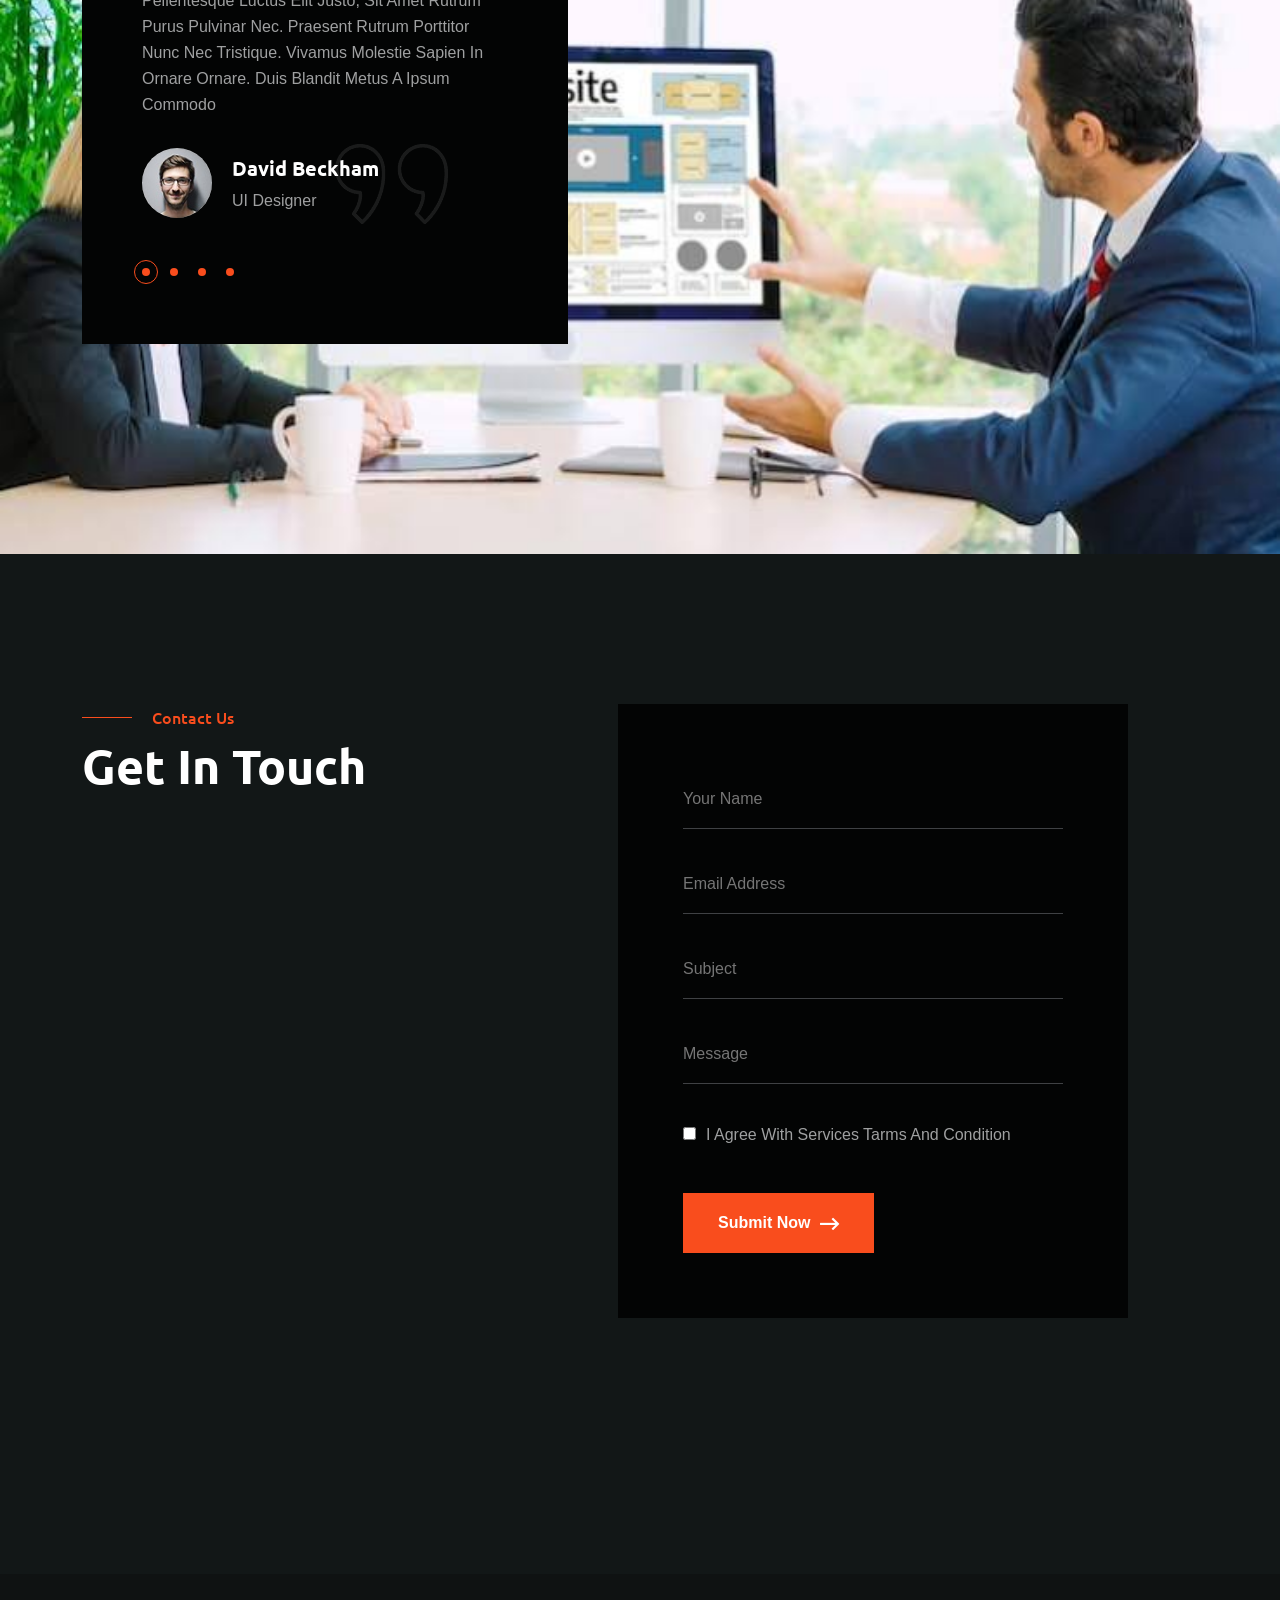
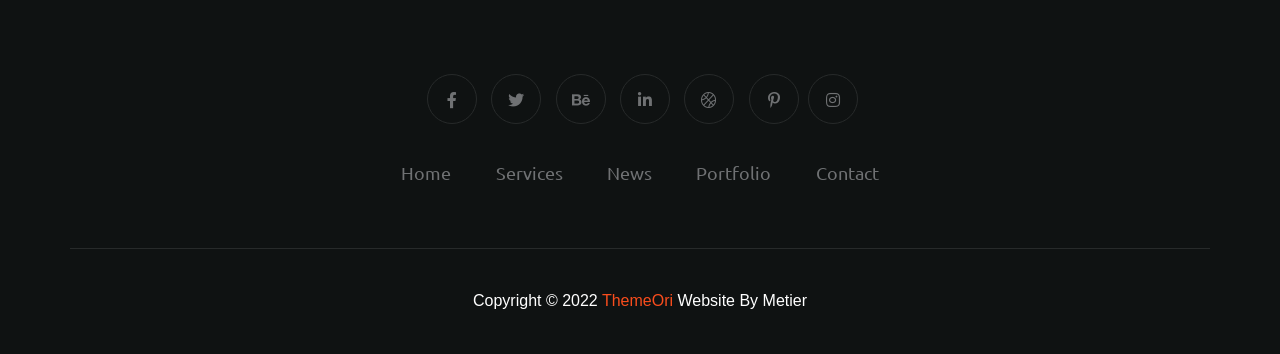
<file: index (2).html>
<!DOCTYPE html>
<html lang="en">
  <head>
    <!-- Start Meta -->
    <meta charset="UTF-8" />
    <meta http-equiv="X-UA-Compatible" content="IE=edge" />
    <meta name="description" content="Mizanur Rahman" />
    <meta
      name="keywords"
      content="Creative web Designer, web Designer,template Website , landing page, freelancer"
    />
    <meta name="author" content="Md.Mizanur Rahman" />
    <meta name="viewport" content="width=device-width, initial-scale=1" />
    <!-- Title of Site -->
    <title>Md.Mizanur Rahman</title>
    <!-- Favicons -->
    <link rel="icon" type="image/png" href="assets/img/favicon.png" />
    <!-- Bootstrap CSS -->
    <link rel="stylesheet" href="assets/css/bootstrap.min.css" />
    <!-- font awesome -->
    <link rel="stylesheet" href="assets/css/all.css" />
    <!-- Animate CSS -->
    <link rel="stylesheet" href="assets/css/animate.css" />
    <!-- Swiper -->
    <link rel="stylesheet" href="assets/css/swiper-bundle.min.css" />
    <!-- Magnific -->
    <link rel="stylesheet" href="assets/css/magnific-popup.css" />
    <!-- Mean menu -->
    <link rel="stylesheet" href="assets/css/meanmenu.min.css" />
    <!-- Custom CSS -->
    <link rel="stylesheet" href="assets/sass/style.css" />
  </head>

  <body class="custom__cursor">
    <div class="custom__cursor-one"></div>
    <div class="custom__cursor-two"></div>
    <!-- Preloader start -->
    <div class="theme-loader">
      <div class="spinner">
        <div class="double-bounce1"></div>
        <div class="double-bounce2"></div>
      </div>
    </div>
    <!-- Preloader end -->
    <!-- Header Area Start -->
    <div class="header__area three">
      <div class="container custom-container">
        <div class="header__area-box">
          <div class="header__area-box-logo">
            <a href="index.html">
              <img src="assets/img/logo-2.png" alt="" />
            </a>
          </div>
          <div class="header__area-box-sidebar d-block">
            <div class="header__area-box-sidebar-popup-icon">
              <a href="#"><i class="fal fa-bars"></i></a>
            </div>
          </div>
          <!-- sidebar Menu Start -->
          <div class="header__area-box-sidebar-popup">
            <div class="sidebar-close-btn">
              <a href="#"><i class="fal fa-times"></i></a>
            </div>
            <div class="header__area-box-sidebar-popup-logo">
              <a href="index.html">
                <img src="assets/img/logo-2.png" alt="" />
              </a>
            </div>
            <div class="header__area-box-sidebar-popup-menu">
              <ul>
                <li class="toggle-menu">
                  <a href="#">Home<i class="fal fa-angle-down change"></i></a>
                  <ul class="sub-menu">
                    <li><a href="index.html">Home 01</a></li>
                    <li><a href="index-2.html">Home 02</a></li>
                    <li><a href="index-3.html">Home 03</a></li>
                  </ul>
                </li>
                <li class="toggle-menu">
                  <a href="#">Page<i class="fal fa-angle-down change"></i></a>
                  <ul class="sub-menu">
                    <li><a href="about.html">About</a></li>
                    <li><a href="services.html">Services</a></li>
                    <li>
                      <a href="services-details.html">Services Details</a>
                    </li>
                    <li><a href="error.html">Error</a></li>
                  </ul>
                </li>
                <li class="toggle-menu">
                  <a href="#"
                    >Portfolio<i class="fal fa-angle-down change"></i
                  ></a>
                  <ul class="sub-menu">
                    <li><a href="portfolio-1.html">Portfolio 01</a></li>
                    <li><a href="portfolio-2.html">Portfolio 02</a></li>
                    <li><a href="portfolio-3.html">Portfolio 03</a></li>
                    <li>
                      <a href="portfolio-details.html">Portfolio Details 01</a>
                    </li>
                    <li>
                      <a href="portfolio-details-2.html"
                        >Portfolio Details 02</a
                      >
                    </li>
                  </ul>
                </li>
                <li class="toggle-menu">
                  <a href="#">News<i class="fal fa-angle-down change"></i></a>
                  <ul class="sub-menu">
                    <li><a href="blog-standard.html">News</a></li>
                    <li><a href="blog-details.html">News Details</a></li>
                  </ul>
                </li>
                <li><a href="contact.html">Contact</a></li>
              </ul>
            </div>
            <div class="contact__info">
              <h4 class="mb-25">Contact Info</h4>
              <div class="contact__info-list">
                <a href="tel:89709806789"
                  ><i class="fal fa-phone-alt"></i>897 098 067 89</a
                >
                <a href="mailto:info@webmail.com"
                  ><i class="fal fa-envelope-open-text"></i>info@webmail.com</a
                >
                <a href="#"
                  ><i class="fal fa-map-marker-alt"></i>12/A, New Boston, NYC</a
                >
              </div>
            </div>
          </div>
          <div class="sidebar-overlay"></div>
          <!-- sidebar Menu Start -->
        </div>
      </div>
    </div>
    <!-- Header Area End -->
    <!-- Banner Area Start -->
    <div class="banner__area-three" data-background="assets/img/banner-3.jpg">
      <div class="container">
        <div class="row">
          <div class="col-xl-12">
            <div class="banner__area-three-content">
              <h1>Design <span>Development</span></h1>
              <a class="theme-btn-1" href="contact.html"
                >Get A Quote <i class="fal fa-long-arrow-right"></i
              ></a>
            </div>
          </div>
        </div>
      </div>
      <div class="banner__area-three-bottom">
        <div class="container custom-container">
          <div class="banner__area-three-bottom-icon">
            <ul>
              <li>
                <a href="#"><i class="fab fa-facebook"></i></a>
              </li>
              <li>
                <a href="#"><i class="fab fa-behance"></i></a>
              </li>
              <li>
                <a href="#"><i class="fab fa-twitter"></i></a>
              </li>
              <li>
                <a href="#"><i class="fab fa-instagram"></i></a>
              </li>
            </ul>
          </div>
        </div>
      </div>
    </div>
    <!-- Banner Area End -->
    <!-- Skill Area Start -->
    <div class="skill__area-two">
      <div class="container">
        <div class="row align-items-center">
          <div class="col-xl-7 col-lg-7 lg-mb-30">
            <div class="skill__area-two-left">
              <span>My Skills</span> <img src="assets/img/skills.png" alt="" />
            </div>
          </div>
          <div class="col-xl-5 col-lg-5">
            <div class="skill__area-two-right">
              <div class="skill__area-two-right-skill">
                <div class="skill__area-two-right-skill-item">
                  <div class="skill__area-two-right-skill-item-content">
                    <h6>Development</h6>
                    <span class="skill__area-two-right-skill-item-count">
                      <span class="counter">80</span>%</span
                    >
                  </div>
                  <div class="skill__area-two-right-skill-item-inner">
                    <div
                      class="skill__area-two-right-skill-item-bar"
                      data-width="80"
                    ></div>
                  </div>
                </div>
              </div>
              <div class="skill__area-two-right-skill mt-30">
                <div class="skill__area-two-right-skill-item">
                  <div class="skill__area-two-right-skill-item-content">
                    <h6>Designing</h6>
                    <span class="skill__area-two-right-skill-item-count">
                      <span class="counter">90</span>%</span
                    >
                  </div>
                  <div class="skill__area-two-right-skill-item-inner">
                    <div
                      class="skill__area-two-right-skill-item-bar"
                      data-width="90"
                    ></div>
                  </div>
                </div>
              </div>
              <div class="skill__area-two-right-skill mt-30">
                <div class="skill__area-two-right-skill-item">
                  <div class="skill__area-two-right-skill-item-content">
                    <h6>Marketing</h6>
                    <span class="skill__area-two-right-skill-item-count">
                      <span class="counter">70</span>%</span
                    >
                  </div>
                  <div class="skill__area-two-right-skill-item-inner">
                    <div
                      class="skill__area-two-right-skill-item-bar"
                      data-width="70"
                    ></div>
                  </div>
                </div>
              </div>
            </div>
          </div>
        </div>
      </div>
    </div>
    <!-- Skill Area End -->
    <!-- Portfolio Area Start -->
    <div class="portfolio__area-two section-padding">
      <div class="container">
        <div class="row">
          <div class="col-xl-12 mb-60">
            <div class="portfolio__area-two-title">
              <span class="subtitle-one">Portfolio</span>
              <h2>Create Portfolio</h2>
            </div>
            <div class="portfolio__area-two-btn">
              <ul>
                <li class="active" data-filter="*">Show All</li>
                <li data-filter=".design">Design</li>
                <li data-filter=".development">Development</li>
                <li data-filter=".marketing">Marketing</li>
                <li data-filter=".strategy">Strategy</li>
                <li data-filter=".branding">Branding</li>
              </ul>
            </div>
          </div>
        </div>
        <div class="row portfolio__area-two-active">
          <div class="col-xl-4 col-lg-4 col-md-6 portfolio-item mb-30">
            <div class="portfolio__area-two-item">
              <img
                class="img__full"
                src="assets/img/portfolio/portfolio-7.jpg"
                alt=""
              />
              <div class="portfolio__area-two-item-content">
                <span>Photography</span>
                <h4><a href="portfolio-details-2.html">Photography</a></h4>
              </div>
            </div>
          </div>
          <div
            class="col-xl-4 col-lg-4 col-md-6 portfolio-item marketing mb-30"
          >
            <div class="portfolio__area-two-item">
              <img
                class="img__full"
                src="assets/img/portfolio/portfolio-8.jpg"
                alt=""
              />
              <div class="portfolio__area-two-item-content">
                <span>Photography</span>
                <h4><a href="portfolio-details-2.html">Photography</a></h4>
              </div>
            </div>
          </div>
          <div
            class="col-xl-4 col-lg-4 col-md-6 portfolio-item branding design mb-30"
          >
            <div class="portfolio__area-two-item">
              <img
                class="img__full"
                src="assets/img/portfolio/portfolio-9.jpg"
                alt=""
              />
              <div class="portfolio__area-two-item-content">
                <span>Photography</span>
                <h4><a href="portfolio-details-2.html">Photography</a></h4>
              </div>
            </div>
          </div>
          <div
            class="col-xl-4 col-lg-4 col-md-6 portfolio-item development marketing mb-30"
          >
            <div class="portfolio__area-two-item">
              <img
                class="img__full"
                src="assets/img/portfolio/portfolio-10.jpg"
                alt=""
              />
              <div class="portfolio__area-two-item-content">
                <span>Photography</span>
                <h4><a href="portfolio-details-2.html">Photography</a></h4>
              </div>
            </div>
          </div>
          <div class="col-xl-4 col-lg-4 col-md-6 portfolio-item design mb-30">
            <div class="portfolio__area-two-item">
              <img
                class="img__full"
                src="assets/img/portfolio/portfolio-11.jpg"
                alt=""
              />
              <div class="portfolio__area-two-item-content">
                <span>Photography</span>
                <h4><a href="portfolio-details-2.html">Photography</a></h4>
              </div>
            </div>
          </div>
          <div
            class="col-xl-4 col-lg-4 col-md-6 portfolio-item development branding strategy mb-30"
          >
            <div class="portfolio__area-two-item">
              <img
                class="img__full"
                src="assets/img/portfolio/portfolio-12.jpg"
                alt=""
              />
              <div class="portfolio__area-two-item-content">
                <span>Photography</span>
                <h4><a href="portfolio-details-2.html">Photography</a></h4>
              </div>
            </div>
          </div>
          <div
            class="col-xl-4 col-lg-4 col-md-6 portfolio-item strategy branding lg-mb-30"
          >
            <div class="portfolio__area-two-item">
              <img
                class="img__full"
                src="assets/img/portfolio/portfolio-13.jpg"
                alt=""
              />
              <div class="portfolio__area-two-item-content">
                <span>Photography</span>
                <h4><a href="portfolio-details-2.html">Photography</a></h4>
              </div>
            </div>
          </div>
          <div
            class="col-xl-4 col-lg-4 col-md-6 portfolio-item design lg-mb-30"
          >
            <div class="portfolio__area-two-item">
              <img
                class="img__full"
                src="assets/img/portfolio/portfolio-14.jpg"
                alt=""
              />
              <div class="portfolio__area-two-item-content">
                <span>Photography</span>
                <h4><a href="portfolio-details-2.html">Photography</a></h4>
              </div>
            </div>
          </div>
          <div
            class="col-xl-4 col-lg-4 col-md-6 portfolio-item strategy development"
          >
            <div class="portfolio__area-two-item">
              <img
                class="img__full"
                src="assets/img/portfolio/portfolio-15.jpg"
                alt=""
              />
              <div class="portfolio__area-two-item-content">
                <span>Photography</span>
                <h4><a href="portfolio-details-2.html">Photography</a></h4>
              </div>
            </div>
          </div>
        </div>
      </div>
    </div>
    <!-- Portfolio Area End -->
    <!-- Sponsors Area Start -->
    <div class="sponsors__area">
      <div class="container">
        <div class="row">
          <div class="col-xl-6"></div>
          <div class="col-xl-6">
            <div class="swiper sponsors-slider">
              <div class="swiper-wrapper">
                <div class="sponsors__area-brand swiper-slide">
                  <a href="#"><img src="assets/img/brand-1.png" alt="" /></a>
                </div>
                <div class="sponsors__area-brand swiper-slide">
                  <a href="#"><img src="assets/img/brand-2.png" alt="" /></a>
                </div>
                <div class="sponsors__area-brand swiper-slide">
                  <a href="#"><img src="assets/img/brand-3.png" alt="" /></a>
                </div>
                <div class="sponsors__area-brand swiper-slide">
                  <a href="#"><img src="assets/img/brand-4.png" alt="" /></a>
                </div>
              </div>
            </div>
          </div>
        </div>
      </div>
    </div>
    <!-- Sponsors Area End -->
    <!-- Reviews Area Start -->
    <div class="reviews__area" data-background="assets/img/reviews.jpg">
      <div class="container">
        <div class="row">
          <div class="col-xl-6 col-lg-8">
            <div class="reviews__area-left">
              <div class="reviews__area-left-title">
                <h2>Client Reviews</h2>
              </div>
              <div class="swiper reviews">
                <div class="swiper-wrapper">
                  <div class="reviews__area-left-item swiper-slide">
                    <p>
                      Pellentesque luctus elit justo, sit amet rutrum purus
                      pulvinar nec. Praesent rutrum porttitor nunc nec
                      tristique. Vivamus molestie sapien in ornare ornare. Duis
                      blandit metus a ipsum commodo
                    </p>
                    <div class="reviews__area-left-item-client">
                      <div class="reviews__area-left-item-client-avatar">
                        <img src="assets/img/avatar/client.jpg" alt="" />
                      </div>
                      <div class="reviews__area-left-item-client-content">
                        <h5>David Beckham</h5>
                        <span>UI Designer</span>
                      </div>
                    </div>
                  </div>
                  <div class="reviews__area-left-item swiper-slide">
                    <p>
                      Pellentesque luctus elit justo, sit amet rutrum purus
                      pulvinar nec. Praesent rutrum porttitor nunc nec
                      tristique. Vivamus molestie sapien in ornare ornare. Duis
                      blandit metus a ipsum commodo
                    </p>
                    <div class="reviews__area-left-item-client">
                      <div class="reviews__area-left-item-client-avatar">
                        <img src="assets/img/avatar/client-1.jpg" alt="" />
                      </div>
                      <div class="reviews__area-left-item-client-content">
                        <h5>Philip Kotler</h5>
                        <span>UI Designer</span>
                      </div>
                    </div>
                  </div>
                  <div class="reviews__area-left-item swiper-slide">
                    <p>
                      Pellentesque luctus elit justo, sit amet rutrum purus
                      pulvinar nec. Praesent rutrum porttitor nunc nec
                      tristique. Vivamus molestie sapien in ornare ornare. Duis
                      blandit metus a ipsum commodo
                    </p>
                    <div class="reviews__area-left-item-client">
                      <div class="reviews__area-left-item-client-avatar">
                        <img src="assets/img/avatar/client-2.jpg" alt="" />
                      </div>
                      <div class="reviews__area-left-item-client-content">
                        <h5>Janet Jackson</h5>
                        <span>UI Designer</span>
                      </div>
                    </div>
                  </div>
                  <div class="reviews__area-left-item swiper-slide">
                    <p>
                      Pellentesque luctus elit justo, sit amet rutrum purus
                      pulvinar nec. Praesent rutrum porttitor nunc nec
                      tristique. Vivamus molestie sapien in ornare ornare. Duis
                      blandit metus a ipsum commodo
                    </p>
                    <div class="reviews__area-left-item-client">
                      <div class="reviews__area-left-item-client-avatar">
                        <img src="assets/img/avatar/client-3.jpg" alt="" />
                      </div>
                      <div class="reviews__area-left-item-client-content">
                        <h5>Paris Jackson</h5>
                        <span>UI Designer</span>
                      </div>
                    </div>
                  </div>
                </div>
              </div>
              <div class="reviews__area-left-dots">
                <div class="reviews-pagination"></div>
              </div>
              <div class="reviews__area-left-quote">
                <img src="assets/img/icon/quote.png" alt="" />
              </div>
            </div>
          </div>
        </div>
      </div>
    </div>
    <!-- Reviews Area End -->
    <!-- Contact Area Start -->
    <div class="contact__area section-padding">
      <div class="container">
        <div class="row mb-60">
          <div class="col-xl-12">
            <div class="contact__area-title lg-t-center">
              <span class="subtitle">Contact Us</span>
              <h2>Get in Touch</h2>
            </div>
          </div>
        </div>
        <div class="row">
          <div class="col-xl-12">
            <div class="contact__area-bottom">
              <div class="contact__area-bottom-form">
                <form
                  id="contact-form"
                  action="assets/form/mail.php"
                  method="POST"
                >
                  <div class="row">
                    <div class="col-sm-12 mb-25">
                      <div class="contact__area-bottom-form-item">
                        <input
                          type="text"
                          name="name"
                          placeholder="Your Name"
                          required="required"
                        />
                      </div>
                    </div>
                    <div class="col-sm-12 mb-25">
                      <div class="contact__area-bottom-form-item">
                        <input
                          type="text"
                          name="email"
                          placeholder="Email Address"
                          required="required"
                        />
                      </div>
                    </div>
                    <div class="col-sm-12 mb-25">
                      <div class="contact__area-bottom-form-item">
                        <input
                          type="text"
                          name="subject"
                          placeholder="Subject"
                          required="required"
                        />
                      </div>
                    </div>
                    <div class="col-sm-12 mb-30">
                      <div class="contact__area-bottom-form-item">
                        <textarea
                          name="message"
                          rows="5"
                          placeholder="Message"
                        ></textarea>
                      </div>
                    </div>
                    <div class="col-sm-12 mb-45">
                      <div class="contact__area-bottom-form-item">
                        <label>
                          <input class="mr-10" type="checkbox" />I agree with
                          services tarms and condition</label
                        >
                      </div>
                    </div>
                    <div class="col-sm-12">
                      <div class="contact__area-bottom-form-item">
                        <button class="theme-btn-1" type="submit">
                          Submit Now<i class="far fa-long-arrow-right"></i>
                        </button>
                      </div>
                    </div>
                  </div>
                </form>
              </div>
              <div class="contact__area-bottom-map">
                <iframe
                  src="https://www.google.com/maps/embed?pb=!1m18!1m12!1m3!1d193595.15830894606!2d-74.11976383964463!3d40.69766374865767!2m3!1f0!2f0!3f0!3m2!1i1024!2i768!4f13.1!3m3!1m2!1s0x89c24fa5d33f083b%3A0xc80b8f06e177fe62!2sNew%20York%2C%20NY%2C%20USA!5e0!3m2!1sen!2sbd!4v1652012644726!5m2!1sen!2sbd"
                  loading="lazy"
                ></iframe>
              </div>
            </div>
          </div>
        </div>
      </div>
    </div>
    <!-- Contact Area End -->
    <!-- Footer Area Start -->
    <div class="footer__area pt-60 pb-60">
      <div class="container">
        <div class="row align-items-center">
          <div class="col-xl-12">
            <div class="footer__area-widget t-center">
              <div class="footer__area-widget-about">
                <div class="footer__area-widget-about-social three">
                  <ul>
                    <li>
                      <a href="#"><i class="fab fa-facebook-f"></i></a>
                    </li>
                    <li>
                      <a href="#"><i class="fab fa-twitter"></i></a>
                    </li>
                    <li>
                      <a href="#"><i class="fab fa-behance"></i></a>
                    </li>
                    <li>
                      <a href="#"><i class="fab fa-linkedin-in"></i></a>
                    </li>
                    <li>
                      <a href="#"><i class="fal fa-basketball-ball"></i></a>
                    </li>
                    <li>
                      <a href="#"><i class="fab fa-pinterest-p"></i></a>
                    </li>
                    <li>
                      <a href="#"><i class="fab fa-instagram"></i></a>
                    </li>
                  </ul>
                </div>
                <div class="footer__area-widget-about-menu three">
                  <ul>
                    <li><a href="index.html">Home</a></li>
                    <li><a href="services.html">Services</a></li>
                    <li><a href="blog-standard.html">News</a></li>
                    <li><a href="portfolio-1.html">Portfolio</a></li>
                    <li><a href="contact.html">Contact</a></li>
                  </ul>
                </div>
              </div>
            </div>
          </div>
        </div>
      </div>
    </div>
    <!-- Footer Area End -->
    <!-- Copyright Area Start -->
    <div class="copyright__area">
      <div class="container">
        <div class="row align-items-center copyright__area-border">
          <div class="col-xl-12">
            <div class="copyright__area-left t-center">
              <p>
                Copyright © 2022<a href="index.html"> ThemeOri</a> Website by
                Metier
              </p>
            </div>
          </div>
        </div>
      </div>
    </div>
    <!-- Copyright Area End -->
    <!-- Scroll Btn Start -->
    <div class="scroll-up">
      <svg
        class="scroll-circle svg-content"
        width="100%"
        height="100%"
        viewBox="-1 -1 102 102"
      >
        <path d="M50,1 a49,49 0 0,1 0,98 a49,49 0 0,1 0,-98" />
      </svg>
    </div>
    <!-- Scroll Btn End -->
    <!-- Main JS -->
    <script src="assets/js/jquery-3.6.0.min.js"></script>
    <!-- Bootstrap JS -->
    <script src="assets/js/bootstrap.min.js"></script>
    <!-- Counter up -->
    <script src="assets/js/jquery.counterup.min.js"></script>
    <!-- Popper JS -->
    <script src="assets/js/popper.min.js"></script>
    <!-- Progressbar JS -->
    <script src="assets/js/progressbar.min.js"></script>
    <!-- Magnific JS -->
    <script src="assets/js/jquery.magnific-popup.min.js"></script>
    <!-- Swiper JS -->
    <script src="assets/js/swiper-bundle.min.js"></script>
    <!-- Waypoints JS -->
    <script src="assets/js/jquery.waypoints.min.js"></script>
    <!-- Isotope JS -->
    <script src="assets/js/isotope.pkgd.min.js"></script>
    <!-- Mean menu -->
    <script src="assets/js/jquery.meanmenu.min.js"></script>
    <!-- Custom JS -->
    <script src="assets/js/custom.js"></script>
  </body>
</html>
</file>
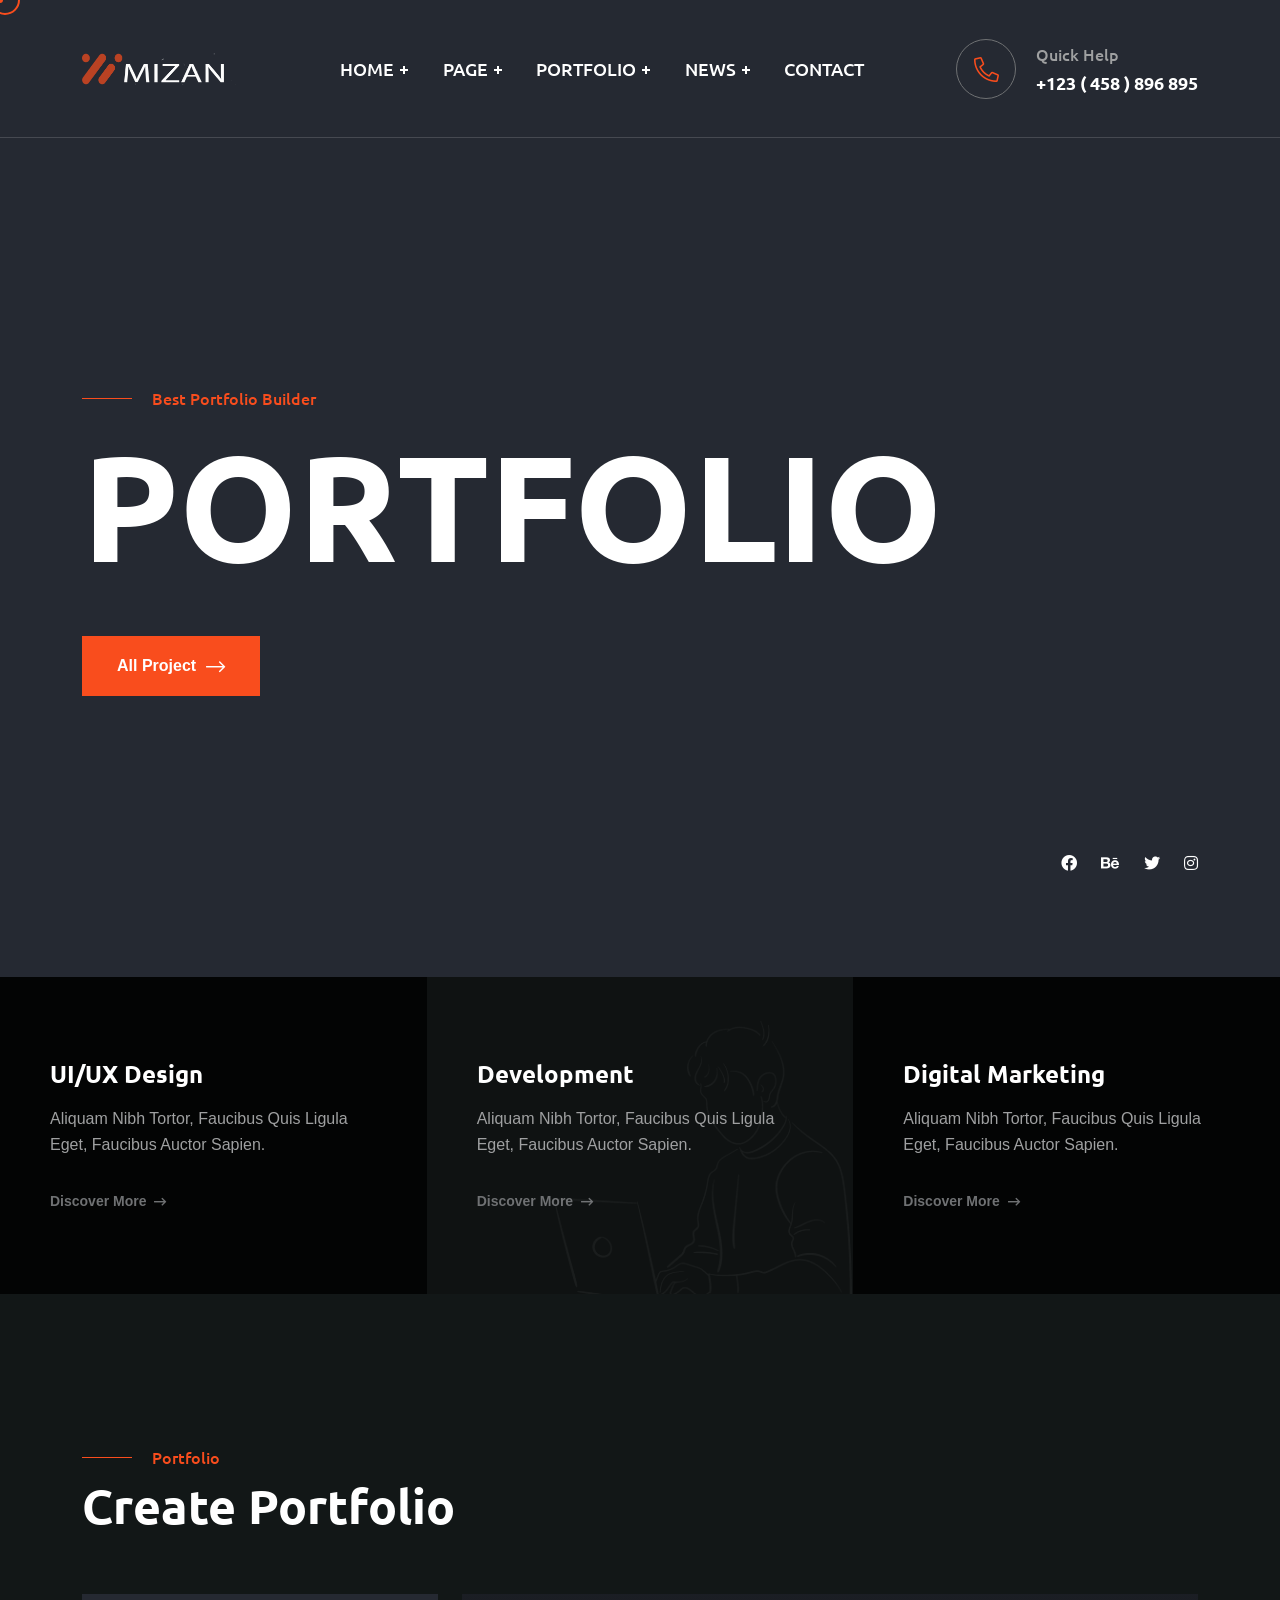
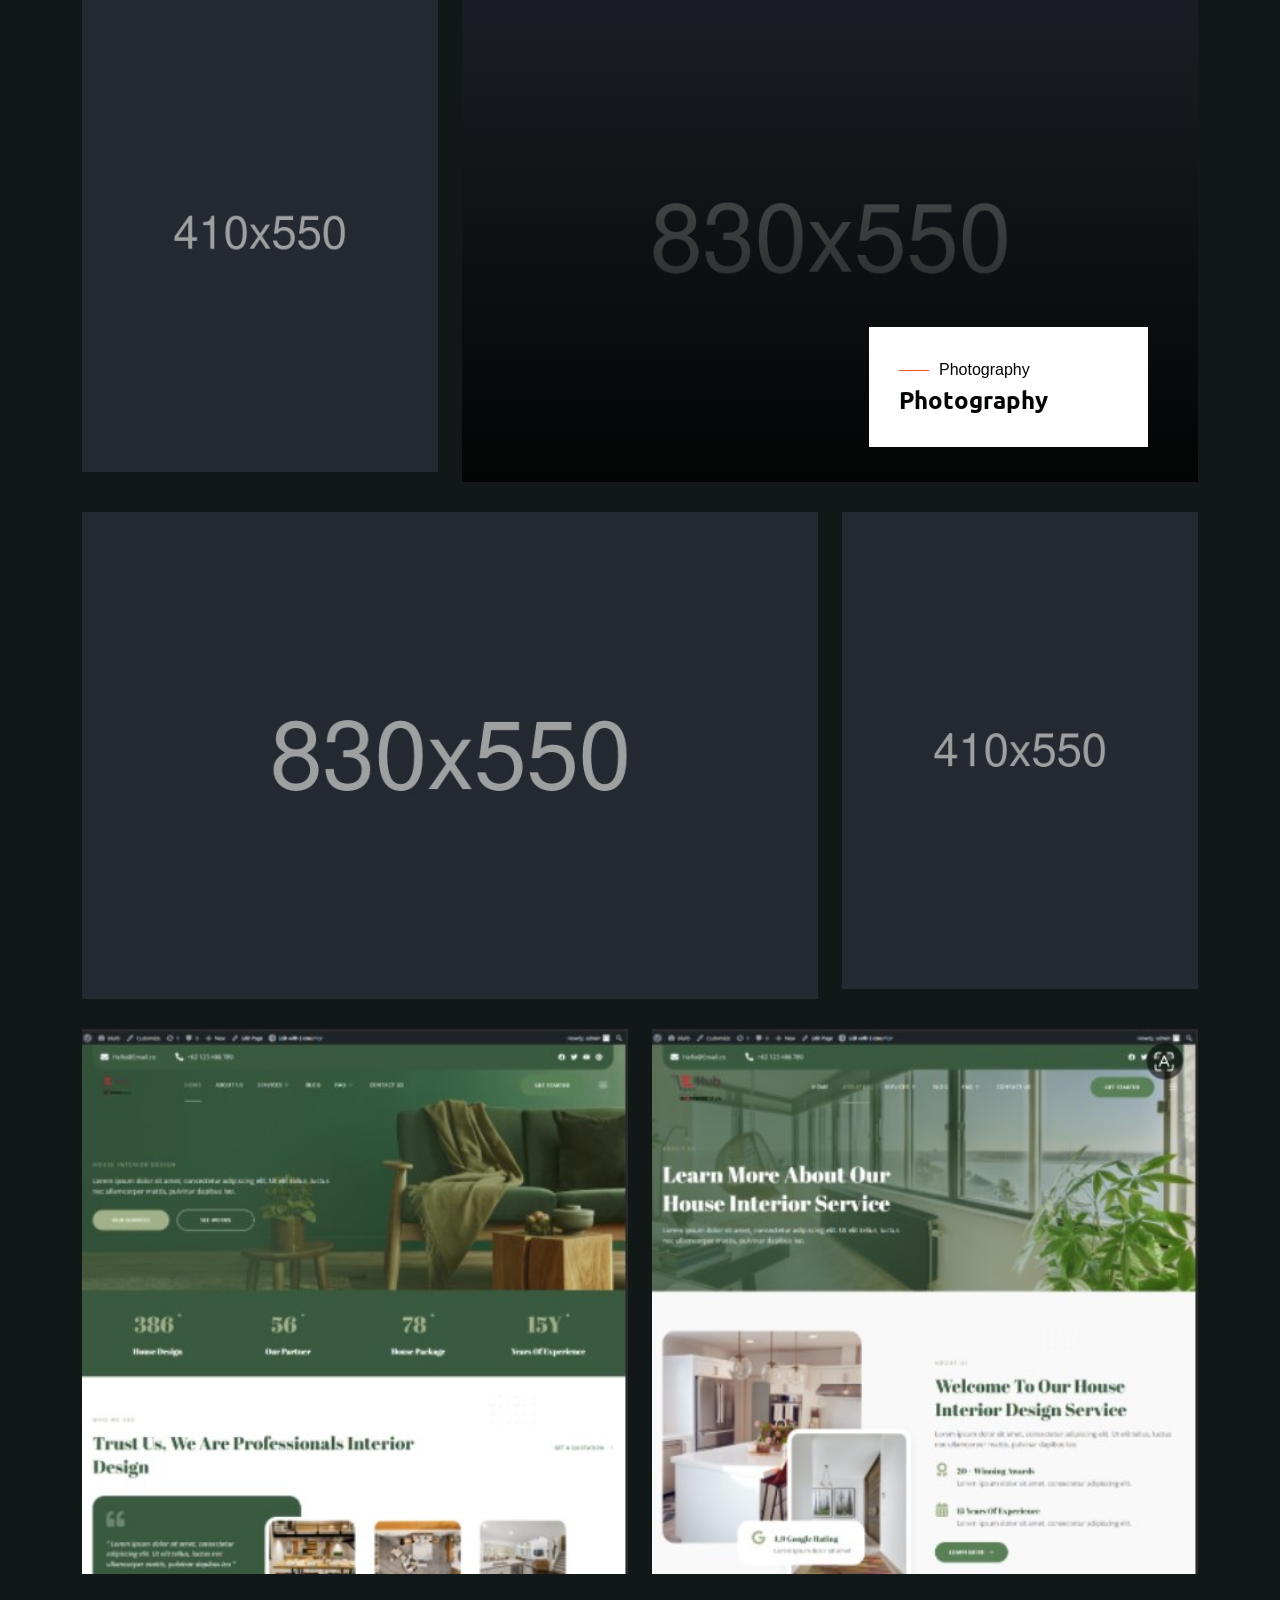
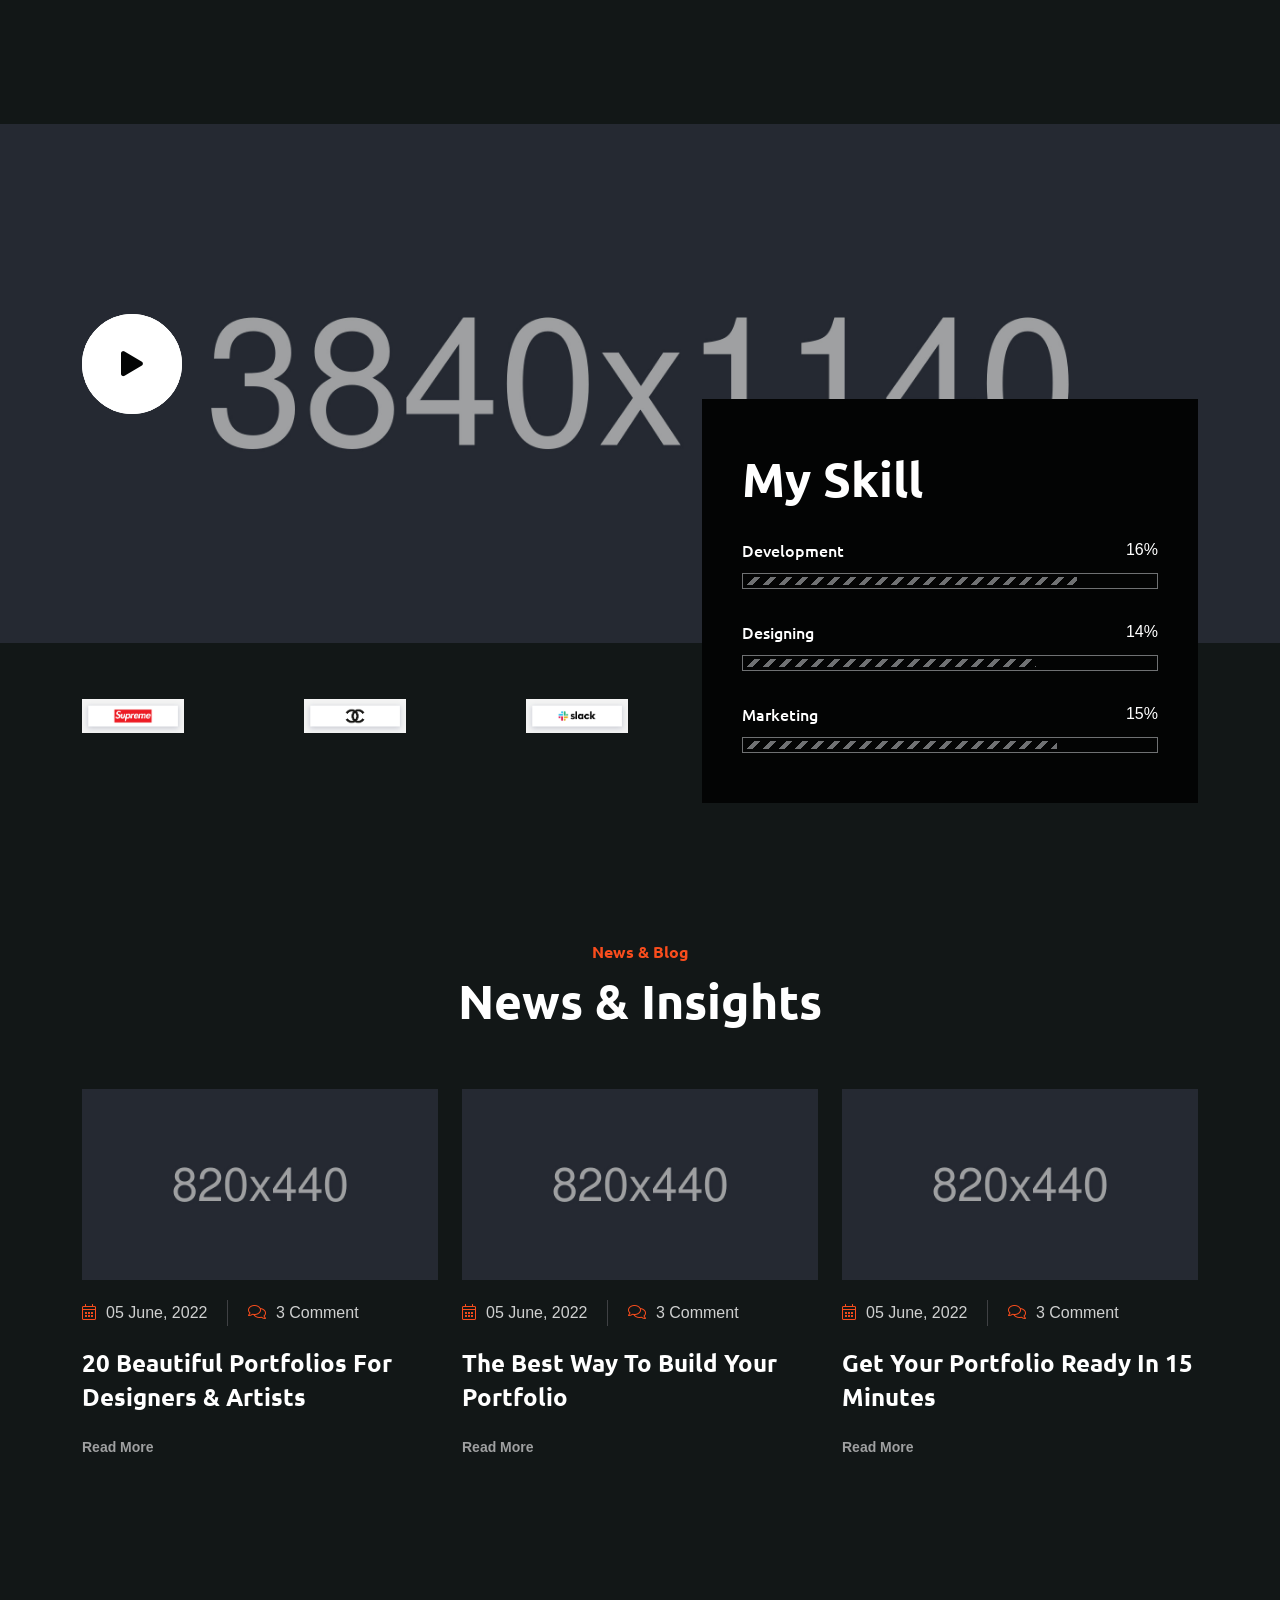
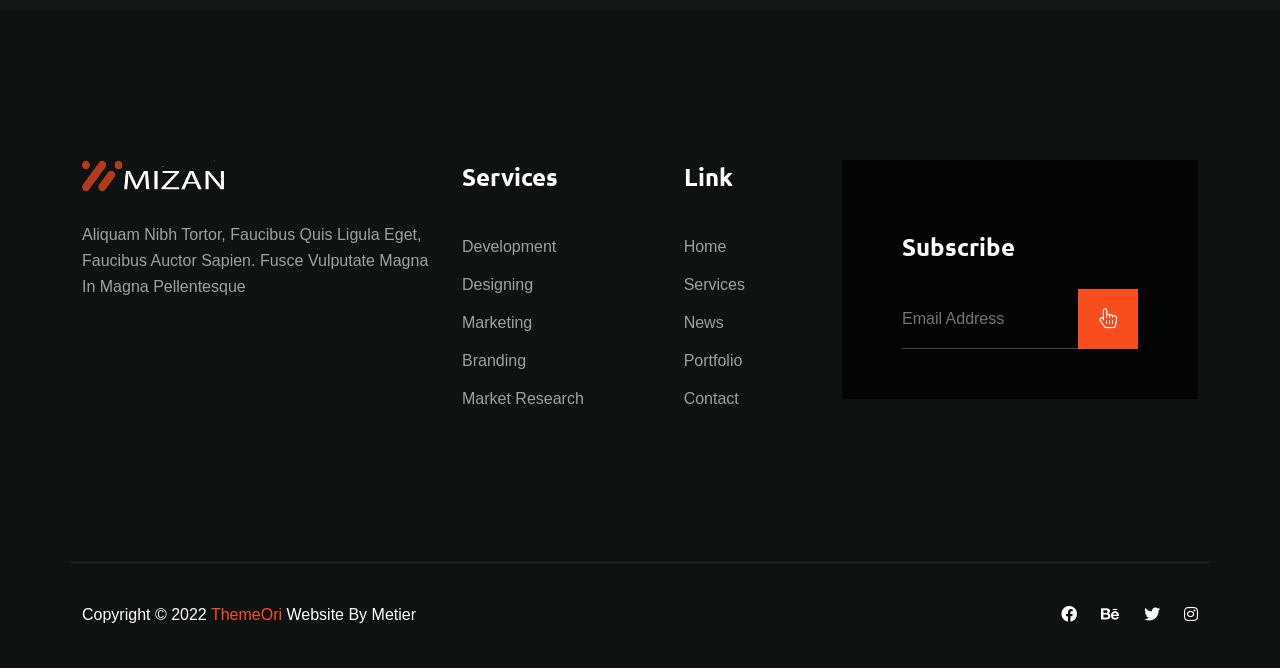
<file: index-2.html>
<!DOCTYPE html>
<html lang="en">
  <head>
    <!-- Start Meta -->
    <meta charset="UTF-8" />
    <meta http-equiv="X-UA-Compatible" content="IE=edge" />
    <meta name="description" content="Metier  - Portfolio HTML5 Template" />
    <meta
      name="keywords"
      content="Creative, Digital, multipage, landing, freelancer template"
    />
    <meta name="author" content="ThemeOri" />
    <meta name="viewport" content="width=device-width, initial-scale=1" />
    <!-- Title of Site -->
    <title>Metier - Portfolio HTML5 Template</title>
    <!-- Favicons -->
    <link rel="icon" type="image/png" href="assets/img/favicon.png" />
    <!-- Bootstrap CSS -->
    <link rel="stylesheet" href="assets/css/bootstrap.min.css" />
    <!-- font awesome -->
    <link rel="stylesheet" href="assets/css/all.css" />
    <!-- Animate CSS -->
    <link rel="stylesheet" href="assets/css/animate.css" />
    <!-- Swiper -->
    <link rel="stylesheet" href="assets/css/swiper-bundle.min.css" />
    <!-- Magnific -->
    <link rel="stylesheet" href="assets/css/magnific-popup.css" />
    <!-- Mean menu -->
    <link rel="stylesheet" href="assets/css/meanmenu.min.css" />
    <!-- Custom CSS -->
    <link rel="stylesheet" href="assets/sass/style.css" />
  </head>

  <body class="custom__cursor">
    <div class="custom__cursor-one"></div>
    <div class="custom__cursor-two"></div>
    <!-- Preloader start -->
    <div class="theme-loader">
      <div class="spinner">
        <div class="double-bounce1"></div>
        <div class="double-bounce2"></div>
      </div>
    </div>
    <!-- Preloader end -->
    <!-- Header Area Start -->
    <div class="header__area">
      <div class="container">
        <div class="header__area-box">
          <div class="header__area-box-logo two">
            <a href="index.html">
              <img src="assets/img/logo-2.png" alt="" />
            </a>
            <div class="responsive-menu"></div>
          </div>
          <div class="header__area-box-menu">
            <div class="header__area-box-main-menu two meanmenu-responsive">
              <ul id="mobilemenu">
                <li class="menu-item-has-children">
                  <a href="#">Home</a>
                  <ul class="sub-menu">
                    <li><a href="index.html">Home 01</a></li>
                    <li><a href="index-2.html">Home 02</a></li>
                    <li><a href="index-3.html">Home 03</a></li>
                  </ul>
                </li>
                <li class="menu-item-has-children">
                  <a href="#">Page</a>
                  <ul class="sub-menu">
                    <li><a href="about.html">About</a></li>
                    <li><a href="services.html">Services</a></li>
                    <li>
                      <a href="services-details.html">Services Details</a>
                    </li>
                    <li><a href="error.html">Error</a></li>
                  </ul>
                </li>
                <li class="menu-item-has-children">
                  <a href="#">Portfolio</a>
                  <ul class="sub-menu">
                    <li><a href="portfolio-1.html">Portfolio 01</a></li>
                    <li><a href="portfolio-2.html">Portfolio 02</a></li>
                    <li><a href="portfolio-3.html">Portfolio 03</a></li>
                    <li>
                      <a href="portfolio-details.html">Portfolio Details 01</a>
                    </li>
                    <li>
                      <a href="portfolio-details-2.html"
                        >Portfolio Details 02</a
                      >
                    </li>
                  </ul>
                </li>
                <li class="menu-item-has-children">
                  <a href="#">News</a>
                  <ul class="sub-menu">
                    <li><a href="blog-standard.html">News</a></li>
                    <li><a href="blog-details.html">News Details</a></li>
                  </ul>
                </li>
                <li><a href="contact.html">Contact</a></li>
              </ul>
            </div>
            <div class="header__area-box-contact">
              <div class="header__area-box-contact-icon">
                <i class="fal fa-phone-alt"></i>
              </div>
              <div class="header__area-box-contact-content">
                <span>Quick Help</span>
                <h6><a href="tel:+123(458)896895">+123 ( 458 ) 896 895</a></h6>
              </div>
            </div>
          </div>
        </div>
      </div>
    </div>
    <!-- Header Area End -->
    <!-- Banner Area Start -->
    <div class="banner__area-two" data-background="assets/img/banner.jpg">
      <div class="container">
        <div class="row">
          <div class="col-xl-12">
            <div class="banner__area-two-content">
              <span>Best Portfolio Builder</span>
              <h1>Portfolio</h1>
              <a class="theme-btn-1" href="portfolio-2.html"
                >All Project <i class="fal fa-long-arrow-right"></i
              ></a>
            </div>
          </div>
        </div>
      </div>
      <div class="banner__area-two-bottom">
        <div class="container">
          <div class="banner__area-two-bottom-icon">
            <ul>
              <li>
                <a href="#"><i class="fab fa-facebook"></i></a>
              </li>
              <li>
                <a href="#"><i class="fab fa-behance"></i></a>
              </li>
              <li>
                <a href="#"><i class="fab fa-twitter"></i></a>
              </li>
              <li>
                <a href="#"><i class="fab fa-instagram"></i></a>
              </li>
            </ul>
          </div>
        </div>
      </div>
    </div>
    <!-- Banner Area End -->
    <!-- Features Area Start -->
    <div class="features__area-two">
      <div class="container-fluid px-0">
        <div class="row gx-0">
          <div class="col-xl-4 col-lg-4">
            <div class="features__area-two-item">
              <h4>UI/UX Design</h4>
              <p>
                Aliquam nibh tortor, faucibus quis ligula eget, faucibus auctor
                sapien.
              </p>
              <a class="simple-btn" href="services-details.html"
                >Discover More<i class="far fa-long-arrow-right"></i
              ></a>
              <div class="features__area-two-item-user">
                <img src="assets/img/user.png" alt="" />
              </div>
            </div>
          </div>
          <div class="col-xl-4 col-lg-4">
            <div class="features__area-two-item features__area-two-item-hover">
              <h4>Development</h4>
              <p>
                Aliquam nibh tortor, faucibus quis ligula eget, faucibus auctor
                sapien.
              </p>
              <a class="simple-btn" href="services-details.html"
                >Discover More<i class="far fa-long-arrow-right"></i
              ></a>
              <div class="features__area-two-item-user">
                <img src="assets/img/user.png" alt="" />
              </div>
            </div>
          </div>
          <div class="col-xl-4 col-lg-4">
            <div class="features__area-two-item">
              <h4>Digital Marketing</h4>
              <p>
                Aliquam nibh tortor, faucibus quis ligula eget, faucibus auctor
                sapien.
              </p>
              <a class="simple-btn" href="services-details.html"
                >Discover More<i class="far fa-long-arrow-right"></i
              ></a>
              <div class="features__area-two-item-user">
                <img src="assets/img/user.png" alt="" />
              </div>
            </div>
          </div>
        </div>
      </div>
    </div>
    <!-- Features Area End -->
    <!-- Portfolio Area Start -->
    <div class="portfolio__area section-padding">
      <div class="container">
        <div class="row mb-60">
          <div class="col-xl-12">
            <div class="portfolio__area-title lg-t-center">
              <span class="subtitle">Portfolio</span>
              <h2>Create Portfolio</h2>
            </div>
          </div>
        </div>
        <div class="row mb-30">
          <div class="col-xl-4 col-lg-4 lg-mb-30">
            <div class="portfolio__area-item">
              <div class="portfolio__area-item-image">
                <img
                  class="img__full"
                  src="assets/img/portfolio/portfolio-1.jpg"
                  alt=""
                />
                <div class="portfolio__area-item-image-content">
                  <div class="portfolio__area-item-image-content-text">
                    <span>Photography</span>
                    <h4><a href="portfolio-details.html">Photography</a></h4>
                  </div>
                </div>
              </div>
            </div>
          </div>
          <div class="col-xl-8 col-lg-8">
            <div class="portfolio__area-item portfolio__area-item-hover">
              <div class="portfolio__area-item-image">
                <img
                  class="img__full"
                  src="assets/img/portfolio/portfolio-2.jpg"
                  alt=""
                />
                <div class="portfolio__area-item-image-content">
                  <div class="portfolio__area-item-image-content-text">
                    <span>Photography</span>
                    <h4><a href="portfolio-details.html">Photography</a></h4>
                  </div>
                </div>
              </div>
            </div>
          </div>
        </div>
        <div class="row mb-30">
          <div class="col-xl-8 col-lg-8 lg-mb-30">
            <div class="portfolio__area-item">
              <div class="portfolio__area-item-image">
                <img
                  class="img__full"
                  src="assets/img/portfolio/portfolio-3.jpg"
                  alt=""
                />
                <div class="portfolio__area-item-image-content">
                  <div class="portfolio__area-item-image-content-text">
                    <span>Photography</span>
                    <h4><a href="portfolio-details.html">Photography</a></h4>
                  </div>
                </div>
              </div>
            </div>
          </div>
          <div class="col-xl-4 col-lg-4">
            <div class="portfolio__area-item">
              <div class="portfolio__area-item-image">
                <img
                  class="img__full"
                  src="assets/img/portfolio/portfolio-4.jpg"
                  alt=""
                />
                <div class="portfolio__area-item-image-content">
                  <div class="portfolio__area-item-image-content-text">
                    <span>Photography</span>
                    <h4><a href="portfolio-details.html">Photography</a></h4>
                  </div>
                </div>
              </div>
            </div>
          </div>
        </div>
        <div class="row">
          <div class="col-xl-6 col-lg-6 lg-mb-30">
            <div class="portfolio__area-item">
              <div class="portfolio__area-item-image">
                <img
                  class="img__full"
                  src="assets/img/portfolio/portfolio-5.jpg"
                  alt=""
                />
                <div class="portfolio__area-item-image-content">
                  <div class="portfolio__area-item-image-content-text">
                    <span>Photography</span>
                    <h4><a href="portfolio-details.html">Photography</a></h4>
                  </div>
                </div>
              </div>
            </div>
          </div>
          <div class="col-xl-6 col-lg-6">
            <div class="portfolio__area-item">
              <div class="portfolio__area-item-image">
                <img
                  class="img__full"
                  src="assets/img/portfolio/portfolio-6.jpg"
                  alt=""
                />
                <div class="portfolio__area-item-image-content">
                  <div class="portfolio__area-item-image-content-text">
                    <span>Photography</span>
                    <h4><a href="#">Photography</a></h4>
                  </div>
                </div>
              </div>
            </div>
          </div>
        </div>
      </div>
    </div>
    <!-- Portfolio Area End -->
    <!-- Skill Area Start -->
    <div class="skill__area" data-background="assets/img/skill.jpg">
      <div class="container">
        <div class="row">
          <div class="col-xl-6 col-lg-4 lg-mb-50">
            <div class="skill__area-left">
              <div class="skill__area-left-play-icon video-pulse">
                <a
                  class="video-popup"
                  href="https://www.youtube.com/watch?v=0WC-tD-njcA"
                  ><i class="fas fa-play"></i
                ></a>
              </div>
            </div>
          </div>
          <div class="col-xl-6 col-lg-8">
            <div class="skill__area-right">
              <div class="skill__area-right-title mb-30">
                <h2>My Skill</h2>
              </div>
              <div class="skill__area-right-skill">
                <div class="skill__area-right-skill-item">
                  <div class="skill__area-right-skill-item-content">
                    <h6>Development</h6>
                    <span class="skill__area-right-skill-item-count">
                      <span class="counter">80</span>%</span
                    >
                  </div>
                  <div class="skill__area-right-skill-item-inner">
                    <div
                      class="skill__area-right-skill-item-bar"
                      data-width="80"
                    ></div>
                  </div>
                </div>
              </div>
              <div class="skill__area-right-skill mt-30">
                <div class="skill__area-right-skill-item">
                  <div class="skill__area-right-skill-item-content">
                    <h6>Designing</h6>
                    <span class="skill__area-right-skill-item-count">
                      <span class="counter">70</span>%</span
                    >
                  </div>
                  <div class="skill__area-right-skill-item-inner">
                    <div
                      class="skill__area-right-skill-item-bar"
                      data-width="70"
                    ></div>
                  </div>
                </div>
              </div>
              <div class="skill__area-right-skill mt-30">
                <div class="skill__area-right-skill-item">
                  <div class="skill__area-right-skill-item-content">
                    <h6>Marketing</h6>
                    <span class="skill__area-right-skill-item-count">
                      <span class="counter">75</span>%</span
                    >
                  </div>
                  <div class="skill__area-right-skill-item-inner">
                    <div
                      class="skill__area-right-skill-item-bar"
                      data-width="75"
                    ></div>
                  </div>
                </div>
              </div>
            </div>
          </div>
        </div>
      </div>
    </div>
    <!-- Skill Area End -->
    <!-- Sponsors Area Start -->
    <div class="sponsors__area">
      <div class="container">
        <div class="row">
          <div class="col-xl-6">
            <div class="swiper sponsors-slider">
              <div class="swiper-wrapper">
                <div class="sponsors__area-brand swiper-slide">
                  <a href="#"><img src="assets/img/brand-1.png" alt="" /></a>
                </div>
                <div class="sponsors__area-brand swiper-slide">
                  <a href="#"><img src="assets/img/brand-2.png" alt="" /></a>
                </div>
                <div class="sponsors__area-brand swiper-slide">
                  <a href="#"><img src="assets/img/brand-3.png" alt="" /></a>
                </div>
                <div class="sponsors__area-brand swiper-slide">
                  <a href="#"><img src="assets/img/brand-4.png" alt="" /></a>
                </div>
              </div>
            </div>
          </div>
        </div>
      </div>
    </div>
    <!-- Sponsors Area End -->
    <!-- Blog Area Start -->
    <div class="blog__area section-padding">
      <div class="container">
        <div class="row mb-60">
          <div class="col-xl-12">
            <div class="blog__area-title">
              <span class="subtitle-one">News & Blog</span>
              <h2>News & Insights</h2>
            </div>
          </div>
        </div>
        <div class="row">
          <div class="col-xl-4 col-lg-4 col-md-6 lg-mb-30">
            <div class="blog__area-item">
              <div class="blog__area-item-image">
                <a href="blog-details.html"
                  ><img src="assets/img/blog-1.jpg" alt=""
                /></a>
              </div>
              <div class="blog__area-item-content">
                <div class="blog__area-item-content-meta">
                  <ul>
                    <li>
                      <a href="#"
                        ><i class="fal fa-calendar-alt"></i>05 June, 2022</a
                      >
                    </li>
                    <li>
                      <a href="#"><i class="fal fa-comments"></i>3 Comment</a>
                    </li>
                  </ul>
                </div>
                <h4>
                  <a href="blog-details.html"
                    >20 Beautiful Portfolios For Designers & Artists</a
                  >
                </h4>
                <a class="simple-btn" href="blog-details.html">Read More</a>
              </div>
            </div>
          </div>
          <div class="col-xl-4 col-lg-4 col-md-6 md-mb-30">
            <div class="blog__area-item">
              <div class="blog__area-item-image">
                <a href="blog-details.html"
                  ><img src="assets/img/blog-2.jpg" alt=""
                /></a>
              </div>
              <div class="blog__area-item-content">
                <div class="blog__area-item-content-meta">
                  <ul>
                    <li>
                      <a href="#"
                        ><i class="fal fa-calendar-alt"></i>05 June, 2022</a
                      >
                    </li>
                    <li>
                      <a href="#"><i class="fal fa-comments"></i>3 Comment</a>
                    </li>
                  </ul>
                </div>
                <h4>
                  <a href="blog-details.html"
                    >The Best Way to Build Your Portfolio</a
                  >
                </h4>
                <a class="simple-btn" href="blog-details.html">Read More</a>
              </div>
            </div>
          </div>
          <div class="col-xl-4 col-lg-4 col-md-6">
            <div class="blog__area-item">
              <div class="blog__area-item-image">
                <a href="blog-details.html"
                  ><img src="assets/img/blog-3.jpg" alt=""
                /></a>
              </div>
              <div class="blog__area-item-content">
                <div class="blog__area-item-content-meta">
                  <ul>
                    <li>
                      <a href="#"
                        ><i class="fal fa-calendar-alt"></i>05 June, 2022</a
                      >
                    </li>
                    <li>
                      <a href="#"><i class="fal fa-comments"></i>3 Comment</a>
                    </li>
                  </ul>
                </div>
                <h4>
                  <a href="blog-details.html"
                    >Get Your Portfolio Ready in 15 Minutes</a
                  >
                </h4>
                <a class="simple-btn" href="blog-details.html">Read More</a>
              </div>
            </div>
          </div>
        </div>
      </div>
    </div>
    <!-- Blog Area End -->
    <!-- Footer Area Start -->
    <div class="footer__area section-padding">
      <div class="container">
        <div class="row">
          <div class="col-xl-4 col-lg-4 col-md-6 md-mb-30">
            <div class="footer__area-widget">
              <div class="footer__area-widget-about m-0">
                <div class="footer__area-widget-about-logo">
                  <a href="index.html"
                    ><img src="assets/img/logo-2.png" alt=""
                  /></a>
                </div>
                <p>
                  Aliquam nibh tortor, faucibus quis ligula eget, faucibus
                  auctor sapien. Fusce vulputate magna in magna pellentesque
                </p>
              </div>
            </div>
          </div>
          <div class="col-xl-4 col-lg-4 col-md-6 lg-mb-30">
            <div class="row">
              <div class="col-7">
                <div class="footer__area-widget">
                  <h4 class="mb-40">Services</h4>
                  <div class="footer__area-widget-menu">
                    <ul>
                      <li><a href="services-details.html">Development</a></li>
                      <li><a href="services-details.html">Designing</a></li>
                      <li><a href="services-details.html">Marketing</a></li>
                      <li><a href="services-details.html">Branding</a></li>
                      <li>
                        <a href="services-details.html">Market Research</a>
                      </li>
                    </ul>
                  </div>
                </div>
              </div>
              <div class="col-5">
                <div class="footer__area-widget">
                  <h4 class="mb-40">Link</h4>
                  <div class="footer__area-widget-menu">
                    <ul>
                      <li><a href="index.html">Home</a></li>
                      <li><a href="services.html">Services</a></li>
                      <li><a href="blog-standard.html">News</a></li>
                      <li><a href="portfolio-1.html">Portfolio</a></li>
                      <li><a href="contact.html">Contact</a></li>
                    </ul>
                  </div>
                </div>
              </div>
            </div>
          </div>
          <div class="col-xl-4 col-lg-4 col-md-6">
            <div class="footer__area-widget">
              <div class="footer__area-widget-subscribe">
                <h4>Subscribe</h4>
                <form action="#">
                  <input type="text" placeholder="Email Address" />
                  <button type="submit">
                    <i class="fal fa-hand-pointer"></i>
                  </button>
                </form>
              </div>
            </div>
          </div>
        </div>
      </div>
    </div>
    <!-- Footer Area End -->
    <!-- Copyright Area Start -->
    <div class="copyright__area">
      <div class="container">
        <div class="row align-items-center copyright__area-border">
          <div class="col-xl-6 col-lg-6 col-md-8 md-mb-20">
            <div class="copyright__area-left md-t-center">
              <p>
                Copyright © 2022<a href="index.html"> ThemeOri</a> Website by
                Metier
              </p>
            </div>
          </div>
          <div class="col-xl-6 col-lg-6 col-md-4">
            <div class="copyright__area-right t-right md-t-center">
              <ul>
                <li>
                  <a href="#"><i class="fab fa-facebook"></i></a>
                </li>
                <li>
                  <a href="#"><i class="fab fa-behance"></i></a>
                </li>
                <li>
                  <a href="#"><i class="fab fa-twitter"></i></a>
                </li>
                <li>
                  <a href="#"><i class="fab fa-instagram"></i></a>
                </li>
              </ul>
            </div>
          </div>
        </div>
      </div>
    </div>
    <!-- Copyright Area End -->
    <!-- Scroll Btn Start -->
    <div class="scroll-up">
      <svg
        class="scroll-circle svg-content"
        width="100%"
        height="100%"
        viewBox="-1 -1 102 102"
      >
        <path d="M50,1 a49,49 0 0,1 0,98 a49,49 0 0,1 0,-98" />
      </svg>
    </div>
    <!-- Scroll Btn End -->
    <!-- Main JS -->
    <script src="assets/js/jquery-3.6.0.min.js"></script>
    <!-- Bootstrap JS -->
    <script src="assets/js/bootstrap.min.js"></script>
    <!-- Counter up -->
    <script src="assets/js/jquery.counterup.min.js"></script>
    <!-- Popper JS -->
    <script src="assets/js/popper.min.js"></script>
    <!-- Progressbar JS -->
    <script src="assets/js/progressbar.min.js"></script>
    <!-- Magnific JS -->
    <script src="assets/js/jquery.magnific-popup.min.js"></script>
    <!-- Swiper JS -->
    <script src="assets/js/swiper-bundle.min.js"></script>
    <!-- Waypoints JS -->
    <script src="assets/js/jquery.waypoints.min.js"></script>
    <!-- Isotope JS -->
    <script src="assets/js/isotope.pkgd.min.js"></script>
    <!-- Mean menu -->
    <script src="assets/js/jquery.meanmenu.min.js"></script>
    <!-- Custom JS -->
    <script src="assets/js/custom.js"></script>
  </body>
</html>
</file>
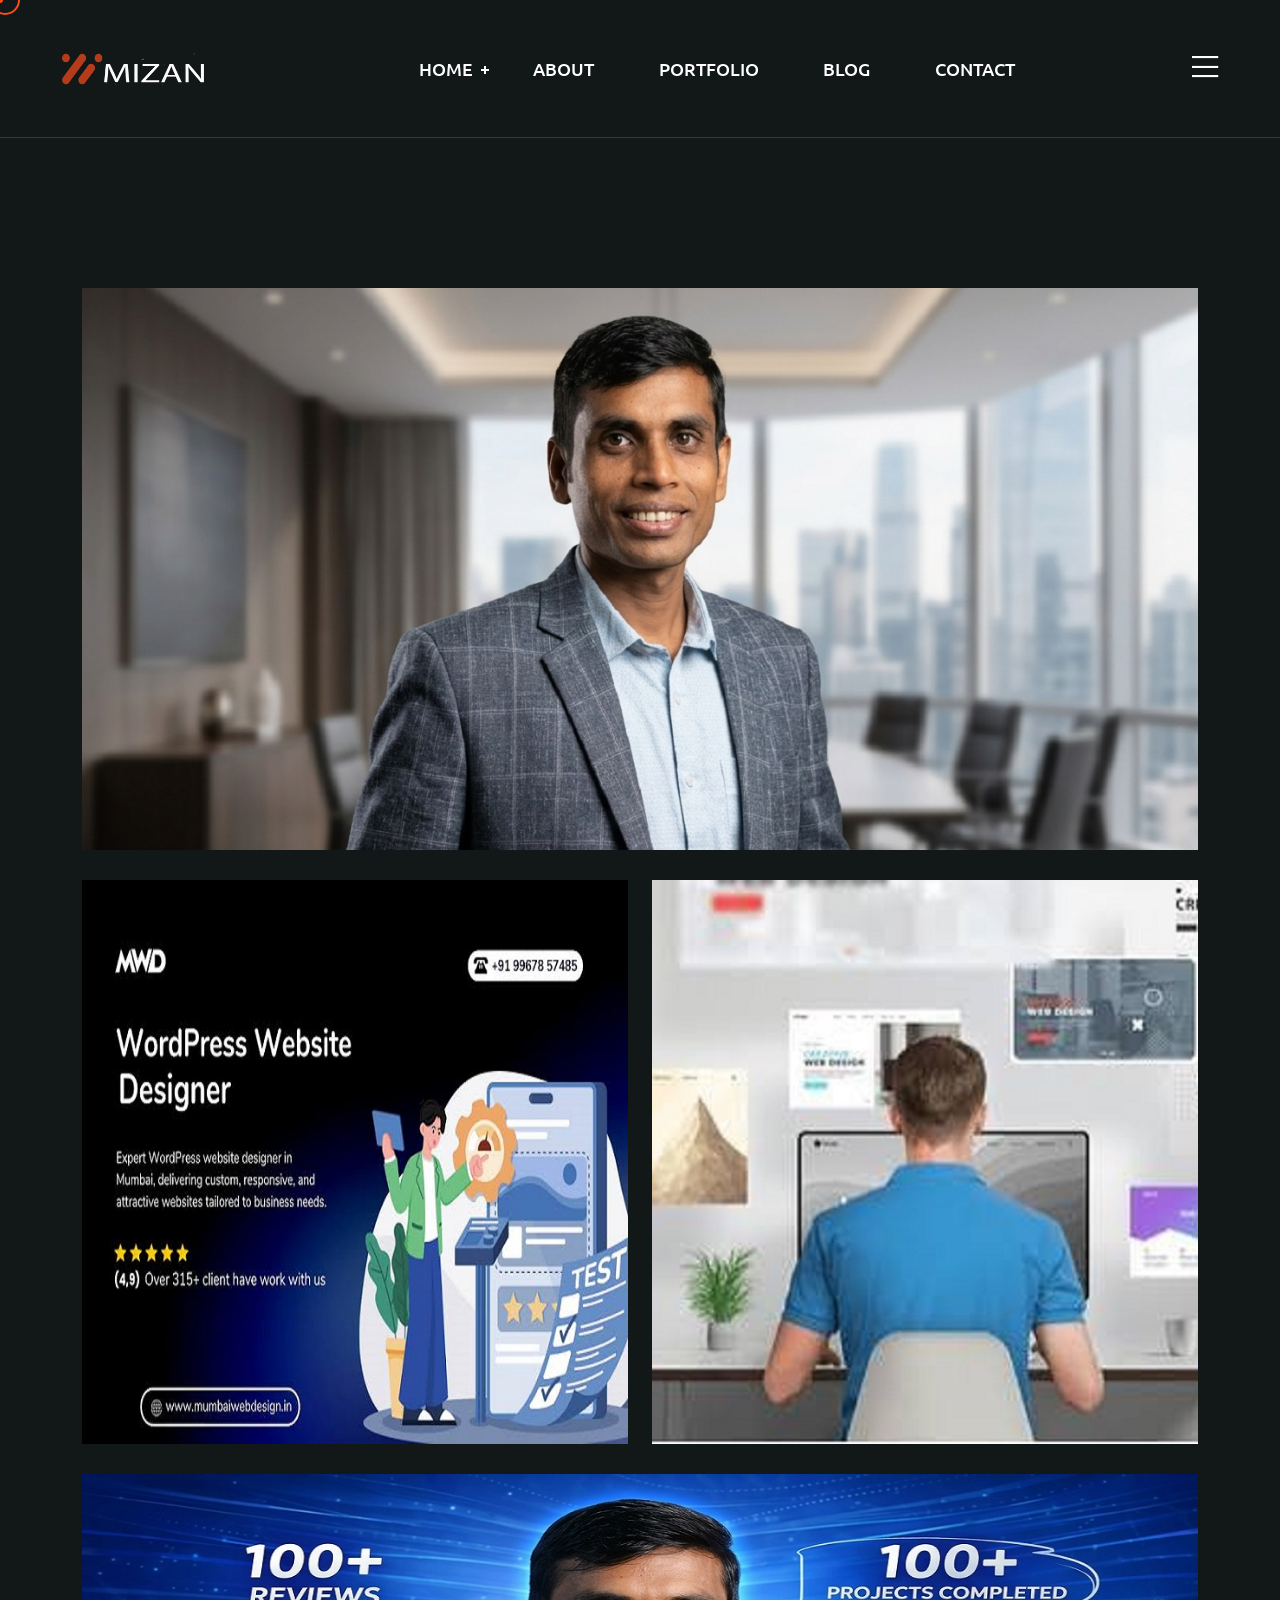
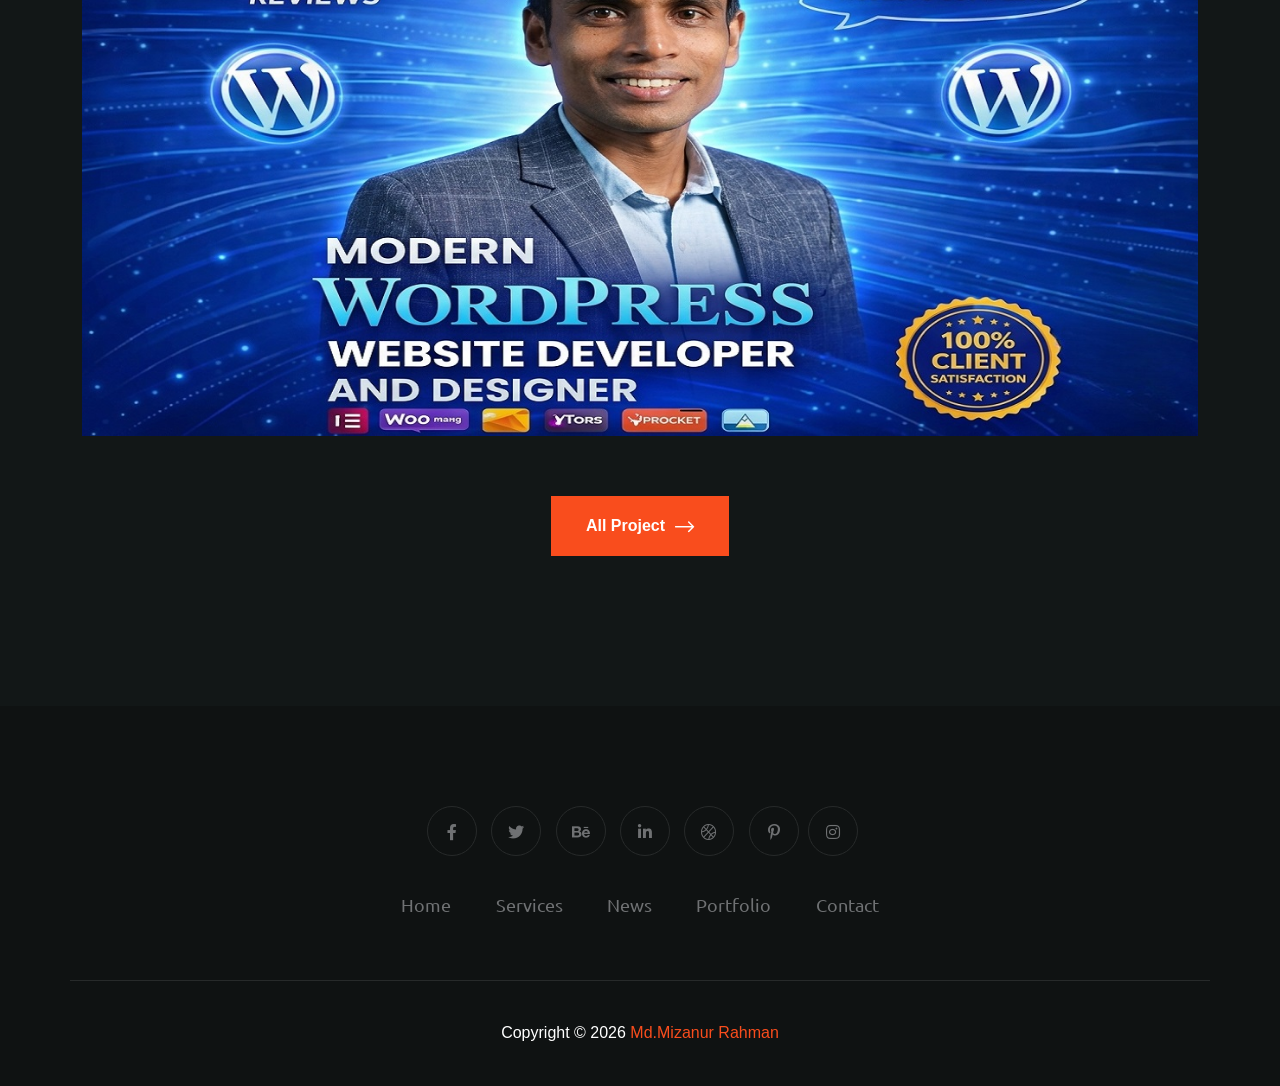
<file: portfolio-1.html>
<!DOCTYPE html>
<html lang="en">
  <head>
    <!-- Start Meta -->
    <meta charset="UTF-8" />
    <meta http-equiv="X-UA-Compatible" content="IE=edge" />
    <meta name="description" content="Metier  - Portfolio HTML5 Template" />
    <meta
      name="keywords"
      content="Creative, Digital, multipage, landing, freelancer template"
    />
    <meta name="author" content="ThemeOri" />
    <meta name="viewport" content="width=device-width, initial-scale=1" />
    <!-- Title of Site -->
    <title>Metier - Portfolio HTML5 Template</title>
    <!-- Favicons -->
    <link rel="icon" type="image/png" href="assets/img/favicon.png" />
    <!-- Bootstrap CSS -->
    <link rel="stylesheet" href="assets/css/bootstrap.min.css" />
    <!-- font awesome -->
    <link rel="stylesheet" href="assets/css/all.css" />
    <!-- Animate CSS -->
    <link rel="stylesheet" href="assets/css/animate.css" />
    <!-- Swiper -->
    <link rel="stylesheet" href="assets/css/swiper-bundle.min.css" />
    <!-- Magnific -->
    <link rel="stylesheet" href="assets/css/magnific-popup.css" />
    <!-- Mean menu -->
    <link rel="stylesheet" href="assets/css/meanmenu.min.css" />
    <!-- Custom CSS -->
    <link rel="stylesheet" href="assets/sass/style.css" />
  </head>

  <body class="custom__cursor">
    <div class="custom__cursor-one"></div>
    <div class="custom__cursor-two"></div>
    <!-- Preloader start -->
    <div class="theme-loader">
      <div class="spinner">
        <div class="double-bounce1"></div>
        <div class="double-bounce2"></div>
      </div>
    </div>
    <!-- Preloader end -->
    <!-- Header Area Start -->
    <div class="header__area all-page">
      <div class="container custom-container">
        <div class="header__area-box">
          <div class="header__area-box-logo two">
            <a href="index.html">
              <img src="assets/img/logo-2.png" alt="" />
            </a>
            <div class="responsive-menu"></div>
          </div>
          <div class="header__area-box-main-menu meanmenu-responsive">
            <ul id="mobilemenu">
              <li class="menu-item-has-children">
               <a href="index.html">Home</a>
                <li><a href="about.html">About</a></li>
                <li><a href="portfolio-1.html">Portfolio</a></li>
                <li><a href="blog-standard.html">Blog</a></li>
                <li><a href="contact.html">Contact</a></li>
            <!--   </li>
              <li class="menu-item-has-children">
                <a href="#">Page</a>
                <ul class="sub-menu">
                  <li><a href="about.html">About</a></li>
                  <li><a href="services.html">Services</a></li>
                  <li><a href="services-details.html">Services Details</a></li>
                  <li><a href="error.html">Error</a></li>
                </ul>
              </li>
              <li class="menu-item-has-children">
                <a href="#">Portfolio</a>
                <ul class="sub-menu">
                  <li><a href="portfolio-1.html">Portfolio 01</a></li>
                  <li><a href="portfolio-2.html">Portfolio 02</a></li>
                  <li><a href="portfolio-3.html">Portfolio 03</a></li>
                  <li>
                    <a href="portfolio-details.html">Portfolio Details 01</a>
                  </li>
                  <li>
                    <a href="portfolio-details-2.html">Portfolio Details 02</a>
                  </li>
                </ul>
              </li>
              <li class="menu-item-has-children">
                <a href="#">News</a>
                <ul class="sub-menu">
                  <li><a href="blog-standard.html">News</a></li>
                  <li><a href="blog-details.html">News Details</a></li>
                </ul>
              </li>
              <li><a href="contact.html">Contact</a></li> -->
            </ul>
          </div>
          <div class="header__area-box-sidebar">
            <div class="header__area-box-sidebar-popup-icon">
              <a href="#"><i class="fal fa-bars"></i></a>
            </div>
          </div>
          <!-- sidebar Menu Start -->
          <div class="header__area-box-sidebar-popup">
            <div class="sidebar-close-btn">
              <a href="#"><i class="fal fa-times"></i></a>
            </div>
            <div class="header__area-box-sidebar-popup-logo">
              <a href="index.html">
                <img src="assets/img/logo-2.png" alt="" />
              </a>
            </div>
            <p>
              Aliquam nibh tortor, faucibus quis ligula eget, faucibus auctor
              sapien. Fusce vulputate magna in magna pellentesque in mauris
              dignissim, imperdiet risus ac, congue nunc.
            </p>
            <div class="header__area-box-sidebar-popup-contact">
              <h4 class="mb-25">Contact Us</h4>
              <form action="#">
                <div class="row">
                  <div class="col-sm-12 mb-30">
                    <div
                      class="header__area-box-sidebar-popup-contact-form-item two"
                    >
                      <i class="far fa-user"></i>
                      <input
                        type="text"
                        name="name"
                        placeholder="Your Name"
                        required="required"
                      />
                    </div>
                  </div>
                  <div class="col-sm-12 mb-30">
                    <div
                      class="header__area-box-sidebar-popup-contact-form-item two"
                    >
                      <i class="far fa-envelope-open"></i>
                      <input
                        type="text"
                        name="email"
                        placeholder="Email Address"
                        required="required"
                      />
                    </div>
                  </div>
                  <div class="col-sm-12 mb-30">
                    <div
                      class="header__area-box-sidebar-popup-contact-form-item two"
                    >
                      <i class="fal fa-pen"></i>
                      <textarea
                        name="message"
                        rows="5"
                        placeholder="Message"
                      ></textarea>
                    </div>
                  </div>
                  <div class="col-sm-12">
                    <div
                      class="header__area-box-sidebar-popup-contact-form-item"
                    >
                      <button class="theme-btn-1" type="submit">
                        Submit Now<i class="fal fa-long-arrow-right"></i>
                      </button>
                    </div>
                  </div>
                </div>
              </form>
            </div>
            <div class="header__area-box-sidebar-popup-follow-us">
              <h4 class="mb-25">Follow Us</h4>
              <div class="header__area-box-sidebar-popup-follow-us-social two">
                <ul>
                  <li>
                    <a href="#"><i class="fab fa-facebook-f"></i></a>
                  </li>
                  <li>
                    <a href="#"><i class="fab fa-twitter"></i></a>
                  </li>
                  <li>
                    <a href="#"><i class="fab fa-instagram"></i></a>
                  </li>
                  <li>
                    <a href="#"><i class="fab fa-linkedin-in"></i></a>
                  </li>
                </ul>
              </div>
            </div>
          </div>
          <div class="sidebar-overlay"></div>
          <!-- sidebar Menu Start -->
        </div>
      </div>
    </div>
    <!-- Header Area End -->
    <!-- Portfolio Column Start -->
    <div class="portfolio__column section-padding">
      <div class="container">
        <div class="row">
          <div class="col-xl-12 mb-30">
            <div class="portfolio__column-item">
              <img
                class="img__full"
                src="assets/img/portfolio/column-1.jpg"
                alt=""
              />
              <div class="portfolio__column-item-content">
                <span>Photography</span>
                <h4><a href="portfolio-details-2.html">Photography</a></h4>
              </div>
            </div>
          </div>
          <div class="col-xl-6 col-md-6 mb-30">
            <div class="portfolio__column-item">
              <img
                class="img__full"
                src="assets/img/portfolio/column-2.jpg"
                alt=""
              />
              <div class="portfolio__column-item-content">
                <span>Photography</span>
                <h4><a href="portfolio-details-2.html">Photography</a></h4>
              </div>
            </div>
          </div>
          <div class="col-xl-6 col-md-6 mb-30">
            <div class="portfolio__column-item">
              <img
                class="img__full"
                src="assets/img/portfolio/column-3.jpg"
                alt=""
              />
              <div class="portfolio__column-item-content">
                <span>Photography</span>
                <h4><a href="portfolio-details-2.html">Photography</a></h4>
              </div>
            </div>
          </div>
          <div class="col-xl-12 mb-60">
            <div class="portfolio__column-item">
              <img
                class="img__full"
                src="assets/img/portfolio/column-4.jpg"
                alt=""
              />
              <div class="portfolio__column-item-content">
                <span>Photography</span>
                <h4><a href="portfolio-details-2.html">Photography</a></h4>
              </div>
            </div>
          </div>
          <div class="col-xl-12 t-center">
            <a class="theme-btn-1" href="#"
              >All Project<i class="fal fa-long-arrow-right"></i
            ></a>
          </div>
        </div>
      </div>
    </div>
    <!-- Portfolio Column End -->
    <!-- Footer Area Start -->
    <div class="footer__area pt-60 pb-60">
      <div class="container">
        <div class="row align-items-center">
          <div class="col-xl-12">
            <div class="footer__area-widget t-center">
              <div class="footer__area-widget-about m-0">
                <div class="footer__area-widget-about-social three">
                  <ul>
                    <li>
                      <a href="#"><i class="fab fa-facebook-f"></i></a>
                    </li>
                    <li>
                      <a href="#"><i class="fab fa-twitter"></i></a>
                    </li>
                    <li>
                      <a href="#"><i class="fab fa-behance"></i></a>
                    </li>
                    <li>
                      <a href="#"><i class="fab fa-linkedin-in"></i></a>
                    </li>
                    <li>
                      <a href="#"><i class="fal fa-basketball-ball"></i></a>
                    </li>
                    <li>
                      <a href="#"><i class="fab fa-pinterest-p"></i></a>
                    </li>
                    <li>
                      <a href="#"><i class="fab fa-instagram"></i></a>
                    </li>
                  </ul>
                </div>
                <div class="footer__area-widget-about-menu three">
                  <ul>
                    <li><a href="index.html">Home</a></li>
                    <li><a href="services.html">Services</a></li>
                    <li><a href="blog-standard.html">News</a></li>
                    <li><a href="portfolio-1.html">Portfolio</a></li>
                    <li><a href="contact.html">Contact</a></li>
                  </ul>
                </div>
              </div>
            </div>
          </div>
        </div>
      </div>
    </div>
    <!-- Footer Area End -->
    <!-- Copyright Area Start -->
    <div class="copyright__area">
      <div class="container">
        <div class="row align-items-center copyright__area-border">
          <div class="col-xl-12">
            <div class="copyright__area-left t-center">
              <p>
                Copyright © 2026<a href="index.html"> Md.Mizanur Rahman</a> 
              </p>
            </div>
          </div>
        </div>
      </div>
    </div>
    <!-- Copyright Area End -->
    <!-- Scroll Btn Start -->
    <div class="scroll-up">
      <svg
        class="scroll-circle svg-content"
        width="100%"
        height="100%"
        viewBox="-1 -1 102 102"
      >
        <path d="M50,1 a49,49 0 0,1 0,98 a49,49 0 0,1 0,-98" />
      </svg>
    </div>
    <!-- Scroll Btn End -->
    <!-- Main JS -->
    <script src="assets/js/jquery-3.6.0.min.js"></script>
    <!-- Bootstrap JS -->
    <script src="assets/js/bootstrap.min.js"></script>
    <!-- Counter up -->
    <script src="assets/js/jquery.counterup.min.js"></script>
    <!-- Popper JS -->
    <script src="assets/js/popper.min.js"></script>
    <!-- Progressbar JS -->
    <script src="assets/js/progressbar.min.js"></script>
    <!-- Magnific JS -->
    <script src="assets/js/jquery.magnific-popup.min.js"></script>
    <!-- Swiper JS -->
    <script src="assets/js/swiper-bundle.min.js"></script>
    <!-- Waypoints JS -->
    <script src="assets/js/jquery.waypoints.min.js"></script>
    <!-- Isotope JS -->
    <script src="assets/js/isotope.pkgd.min.js"></script>
    <!-- Mean menu -->
    <script src="assets/js/jquery.meanmenu.min.js"></script>
    <!-- Custom JS -->
    <script src="assets/js/custom.js"></script>
  </body>
</html>
</file>
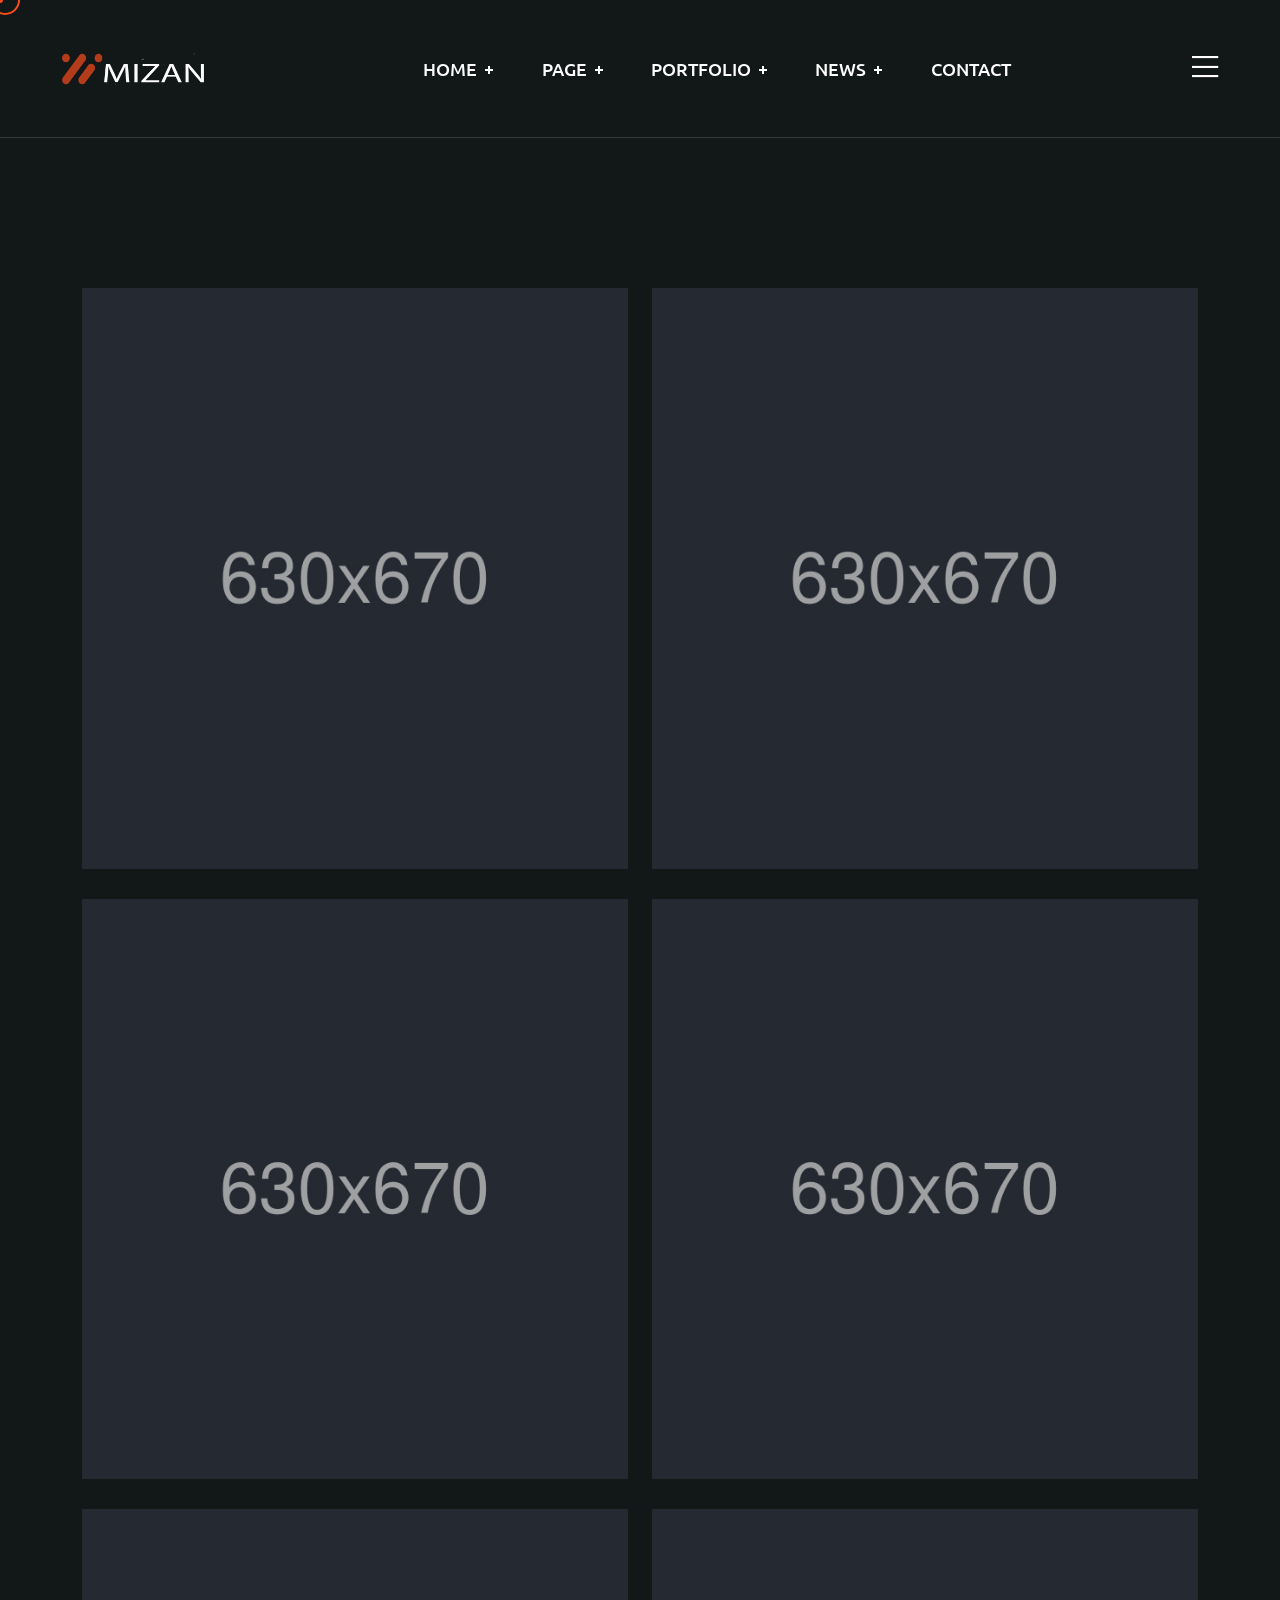
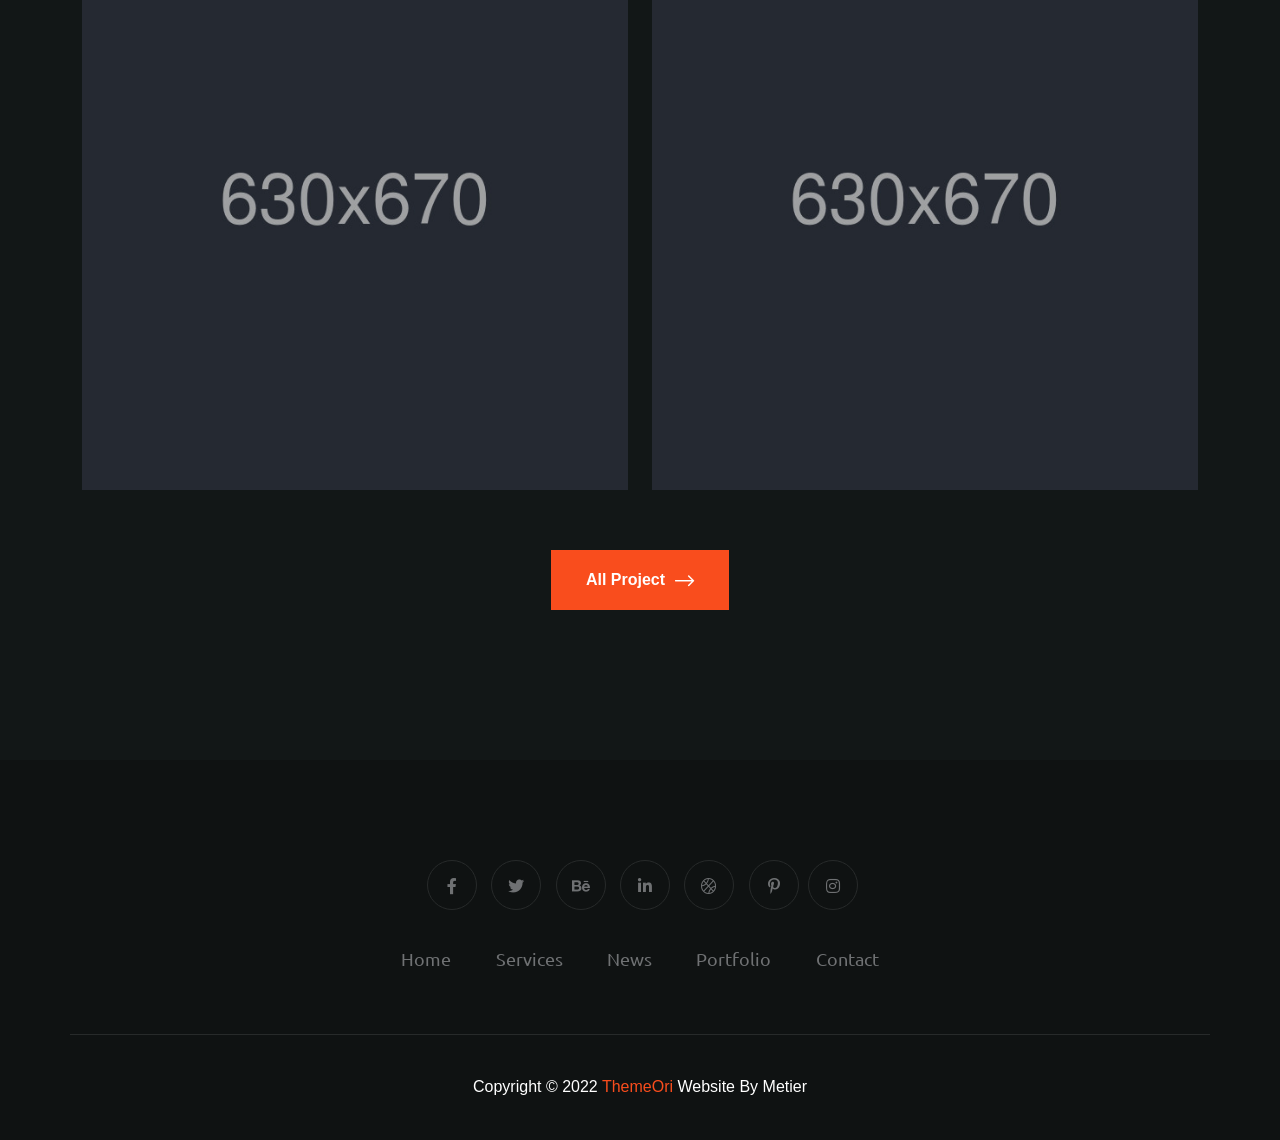
<file: portfolio-2.html>
<!DOCTYPE html>
<html lang="en">
  <head>
    <!-- Start Meta -->
    <meta charset="UTF-8" />
    <meta http-equiv="X-UA-Compatible" content="IE=edge" />
    <meta name="description" content="Metier  - Portfolio HTML5 Template" />
    <meta
      name="keywords"
      content="Creative, Digital, multipage, landing, freelancer template"
    />
    <meta name="author" content="ThemeOri" />
    <meta name="viewport" content="width=device-width, initial-scale=1" />
    <!-- Title of Site -->
    <title>Metier - Portfolio HTML5 Template</title>
    <!-- Favicons -->
    <link rel="icon" type="image/png" href="assets/img/favicon.png" />
    <!-- Bootstrap CSS -->
    <link rel="stylesheet" href="assets/css/bootstrap.min.css" />
    <!-- font awesome -->
    <link rel="stylesheet" href="assets/css/all.css" />
    <!-- Animate CSS -->
    <link rel="stylesheet" href="assets/css/animate.css" />
    <!-- Swiper -->
    <link rel="stylesheet" href="assets/css/swiper-bundle.min.css" />
    <!-- Magnific -->
    <link rel="stylesheet" href="assets/css/magnific-popup.css" />
    <!-- Mean menu -->
    <link rel="stylesheet" href="assets/css/meanmenu.min.css" />
    <!-- Custom CSS -->
    <link rel="stylesheet" href="assets/sass/style.css" />
  </head>

  <body class="custom__cursor">
    <div class="custom__cursor-one"></div>
    <div class="custom__cursor-two"></div>
    <!-- Preloader start -->
    <div class="theme-loader">
      <div class="spinner">
        <div class="double-bounce1"></div>
        <div class="double-bounce2"></div>
      </div>
    </div>
    <!-- Preloader end -->
    <!-- Header Area Start -->
    <div class="header__area all-page">
      <div class="container custom-container">
        <div class="header__area-box">
          <div class="header__area-box-logo two">
            <a href="index.html">
              <img src="assets/img/logo-2.png" alt="" />
            </a>
            <div class="responsive-menu"></div>
          </div>
          <div class="header__area-box-main-menu meanmenu-responsive">
            <ul id="mobilemenu">
              <li class="menu-item-has-children">
                <a href="#">Home</a>
                <ul class="sub-menu">
                  <li><a href="index.html">Home 01</a></li>
                  <li><a href="index-2.html">Home 02</a></li>
                  <li><a href="index-3.html">Home 03</a></li>
                </ul>
              </li>
              <li class="menu-item-has-children">
                <a href="#">Page</a>
                <ul class="sub-menu">
                  <li><a href="about.html">About</a></li>
                  <li><a href="services.html">Services</a></li>
                  <li><a href="services-details.html">Services Details</a></li>
                  <li><a href="error.html">Error</a></li>
                </ul>
              </li>
              <li class="menu-item-has-children">
                <a href="#">Portfolio</a>
                <ul class="sub-menu">
                  <li><a href="portfolio-1.html">Portfolio 01</a></li>
                  <li><a href="portfolio-2.html">Portfolio 02</a></li>
                  <li><a href="portfolio-3.html">Portfolio 03</a></li>
                  <li>
                    <a href="portfolio-details.html">Portfolio Details 01</a>
                  </li>
                  <li>
                    <a href="portfolio-details-2.html">Portfolio Details 02</a>
                  </li>
                </ul>
              </li>
              <li class="menu-item-has-children">
                <a href="#">News</a>
                <ul class="sub-menu">
                  <li><a href="blog-standard.html">News</a></li>
                  <li><a href="blog-details.html">News Details</a></li>
                </ul>
              </li>
              <li><a href="contact.html">Contact</a></li>
            </ul>
          </div>
          <div class="header__area-box-sidebar">
            <div class="header__area-box-sidebar-popup-icon">
              <a href="#"><i class="fal fa-bars"></i></a>
            </div>
          </div>
          <!-- sidebar Menu Start -->
          <div class="header__area-box-sidebar-popup">
            <div class="sidebar-close-btn">
              <a href="#"><i class="fal fa-times"></i></a>
            </div>
            <div class="header__area-box-sidebar-popup-logo">
              <a href="index.html">
                <img src="assets/img/logo-2.png" alt="" />
              </a>
            </div>
            <p>
              Aliquam nibh tortor, faucibus quis ligula eget, faucibus auctor
              sapien. Fusce vulputate magna in magna pellentesque in mauris
              dignissim, imperdiet risus ac, congue nunc.
            </p>
            <div class="header__area-box-sidebar-popup-contact">
              <h4 class="mb-25">Contact Us</h4>
              <form action="#">
                <div class="row">
                  <div class="col-sm-12 mb-30">
                    <div
                      class="header__area-box-sidebar-popup-contact-form-item two"
                    >
                      <i class="far fa-user"></i>
                      <input
                        type="text"
                        name="name"
                        placeholder="Your Name"
                        required="required"
                      />
                    </div>
                  </div>
                  <div class="col-sm-12 mb-30">
                    <div
                      class="header__area-box-sidebar-popup-contact-form-item two"
                    >
                      <i class="far fa-envelope-open"></i>
                      <input
                        type="text"
                        name="email"
                        placeholder="Email Address"
                        required="required"
                      />
                    </div>
                  </div>
                  <div class="col-sm-12 mb-30">
                    <div
                      class="header__area-box-sidebar-popup-contact-form-item two"
                    >
                      <i class="fal fa-pen"></i>
                      <textarea
                        name="message"
                        rows="5"
                        placeholder="Message"
                      ></textarea>
                    </div>
                  </div>
                  <div class="col-sm-12">
                    <div
                      class="header__area-box-sidebar-popup-contact-form-item"
                    >
                      <button class="theme-btn-1" type="submit">
                        Submit Now<i class="fal fa-long-arrow-right"></i>
                      </button>
                    </div>
                  </div>
                </div>
              </form>
            </div>
            <div class="header__area-box-sidebar-popup-follow-us">
              <h4 class="mb-25">Follow Us</h4>
              <div class="header__area-box-sidebar-popup-follow-us-social two">
                <ul>
                  <li>
                    <a href="#"><i class="fab fa-facebook-f"></i></a>
                  </li>
                  <li>
                    <a href="#"><i class="fab fa-twitter"></i></a>
                  </li>
                  <li>
                    <a href="#"><i class="fab fa-instagram"></i></a>
                  </li>
                  <li>
                    <a href="#"><i class="fab fa-linkedin-in"></i></a>
                  </li>
                </ul>
              </div>
            </div>
          </div>
          <div class="sidebar-overlay"></div>
          <!-- sidebar Menu Start -->
        </div>
      </div>
    </div>
    <!-- Header Area End -->
    <!-- Portfolio Column Start -->
    <div class="portfolio__column-two section-padding">
      <div class="container">
        <div class="row">
          <div class="col-xl-6 col-md-6 mb-30">
            <div class="portfolio__column-two-item">
              <img
                class="img__full"
                src="assets/img/portfolio/portfolio-16.jpg"
                alt=""
              />
              <div class="portfolio__column-two-item-content">
                <span>Photography</span>
                <h4><a href="portfolio-details.html">Photography</a></h4>
              </div>
            </div>
          </div>
          <div class="col-xl-6 col-md-6 md-mb-30">
            <div class="portfolio__column-two-item">
              <img
                class="img__full"
                src="assets/img/portfolio/portfolio-17.jpg"
                alt=""
              />
              <div class="portfolio__column-two-item-content">
                <span>Photography</span>
                <h4><a href="portfolio-details.html">Photography</a></h4>
              </div>
            </div>
          </div>
          <div class="col-xl-6 col-md-6 mb-30">
            <div class="portfolio__column-two-item">
              <img
                class="img__full"
                src="assets/img/portfolio/portfolio-18.jpg"
                alt=""
              />
              <div class="portfolio__column-two-item-content">
                <span>Photography</span>
                <h4><a href="portfolio-details.html">Photography</a></h4>
              </div>
            </div>
          </div>
          <div class="col-xl-6 col-md-6 md-mb-30">
            <div class="portfolio__column-two-item">
              <img
                class="img__full"
                src="assets/img/portfolio/portfolio-19.jpg"
                alt=""
              />
              <div class="portfolio__column-two-item-content">
                <span>Photography</span>
                <h4><a href="portfolio-details.html">Photography</a></h4>
              </div>
            </div>
          </div>
          <div class="col-xl-6 col-md-6 md-mb-30">
            <div class="portfolio__column-two-item">
              <img
                class="img__full"
                src="assets/img/portfolio/portfolio-20.jpg"
                alt=""
              />
              <div class="portfolio__column-two-item-content">
                <span>Photography</span>
                <h4><a href="portfolio-details.html">Photography</a></h4>
              </div>
            </div>
          </div>
          <div class="col-xl-6 col-md-6">
            <div class="portfolio__column-two-item">
              <img
                class="img__full"
                src="assets/img/portfolio/portfolio-21.jpg"
                alt=""
              />
              <div class="portfolio__column-two-item-content">
                <span>Photography</span>
                <h4><a href="portfolio-details.html">Photography</a></h4>
              </div>
            </div>
          </div>
          <div class="col-xl-12 mt-60 t-center">
            <a class="theme-btn-1" href="#"
              >All Project<i class="fal fa-long-arrow-right"></i
            ></a>
          </div>
        </div>
      </div>
    </div>
    <!-- Portfolio Column End -->
    <!-- Footer Area Start -->
    <div class="footer__area pt-60 pb-60">
      <div class="container">
        <div class="row align-items-center">
          <div class="col-xl-12">
            <div class="footer__area-widget t-center">
              <div class="footer__area-widget-about m-0">
                <div class="footer__area-widget-about-social three">
                  <ul>
                    <li>
                      <a href="#"><i class="fab fa-facebook-f"></i></a>
                    </li>
                    <li>
                      <a href="#"><i class="fab fa-twitter"></i></a>
                    </li>
                    <li>
                      <a href="#"><i class="fab fa-behance"></i></a>
                    </li>
                    <li>
                      <a href="#"><i class="fab fa-linkedin-in"></i></a>
                    </li>
                    <li>
                      <a href="#"><i class="fal fa-basketball-ball"></i></a>
                    </li>
                    <li>
                      <a href="#"><i class="fab fa-pinterest-p"></i></a>
                    </li>
                    <li>
                      <a href="#"><i class="fab fa-instagram"></i></a>
                    </li>
                  </ul>
                </div>
                <div class="footer__area-widget-about-menu three">
                  <ul>
                    <li><a href="index.html">Home</a></li>
                    <li><a href="services.html">Services</a></li>
                    <li><a href="blog-standard.html">News</a></li>
                    <li><a href="portfolio-1.html">Portfolio</a></li>
                    <li><a href="contact.html">Contact</a></li>
                  </ul>
                </div>
              </div>
            </div>
          </div>
        </div>
      </div>
    </div>
    <!-- Footer Area End -->
    <!-- Copyright Area Start -->
    <div class="copyright__area">
      <div class="container">
        <div class="row align-items-center copyright__area-border">
          <div class="col-xl-12">
            <div class="copyright__area-left t-center">
              <p>
                Copyright © 2022<a href="index.html"> ThemeOri</a> Website by
                Metier
              </p>
            </div>
          </div>
        </div>
      </div>
    </div>
    <!-- Copyright Area End -->
    <!-- Scroll Btn Start -->
    <div class="scroll-up">
      <svg
        class="scroll-circle svg-content"
        width="100%"
        height="100%"
        viewBox="-1 -1 102 102"
      >
        <path d="M50,1 a49,49 0 0,1 0,98 a49,49 0 0,1 0,-98" />
      </svg>
    </div>
    <!-- Scroll Btn End -->
    <!-- Main JS -->
    <script src="assets/js/jquery-3.6.0.min.js"></script>
    <!-- Bootstrap JS -->
    <script src="assets/js/bootstrap.min.js"></script>
    <!-- Counter up -->
    <script src="assets/js/jquery.counterup.min.js"></script>
    <!-- Popper JS -->
    <script src="assets/js/popper.min.js"></script>
    <!-- Progressbar JS -->
    <script src="assets/js/progressbar.min.js"></script>
    <!-- Magnific JS -->
    <script src="assets/js/jquery.magnific-popup.min.js"></script>
    <!-- Swiper JS -->
    <script src="assets/js/swiper-bundle.min.js"></script>
    <!-- Waypoints JS -->
    <script src="assets/js/jquery.waypoints.min.js"></script>
    <!-- Isotope JS -->
    <script src="assets/js/isotope.pkgd.min.js"></script>
    <!-- Mean menu -->
    <script src="assets/js/jquery.meanmenu.min.js"></script>
    <!-- Custom JS -->
    <script src="assets/js/custom.js"></script>
  </body>
</html>
</file>
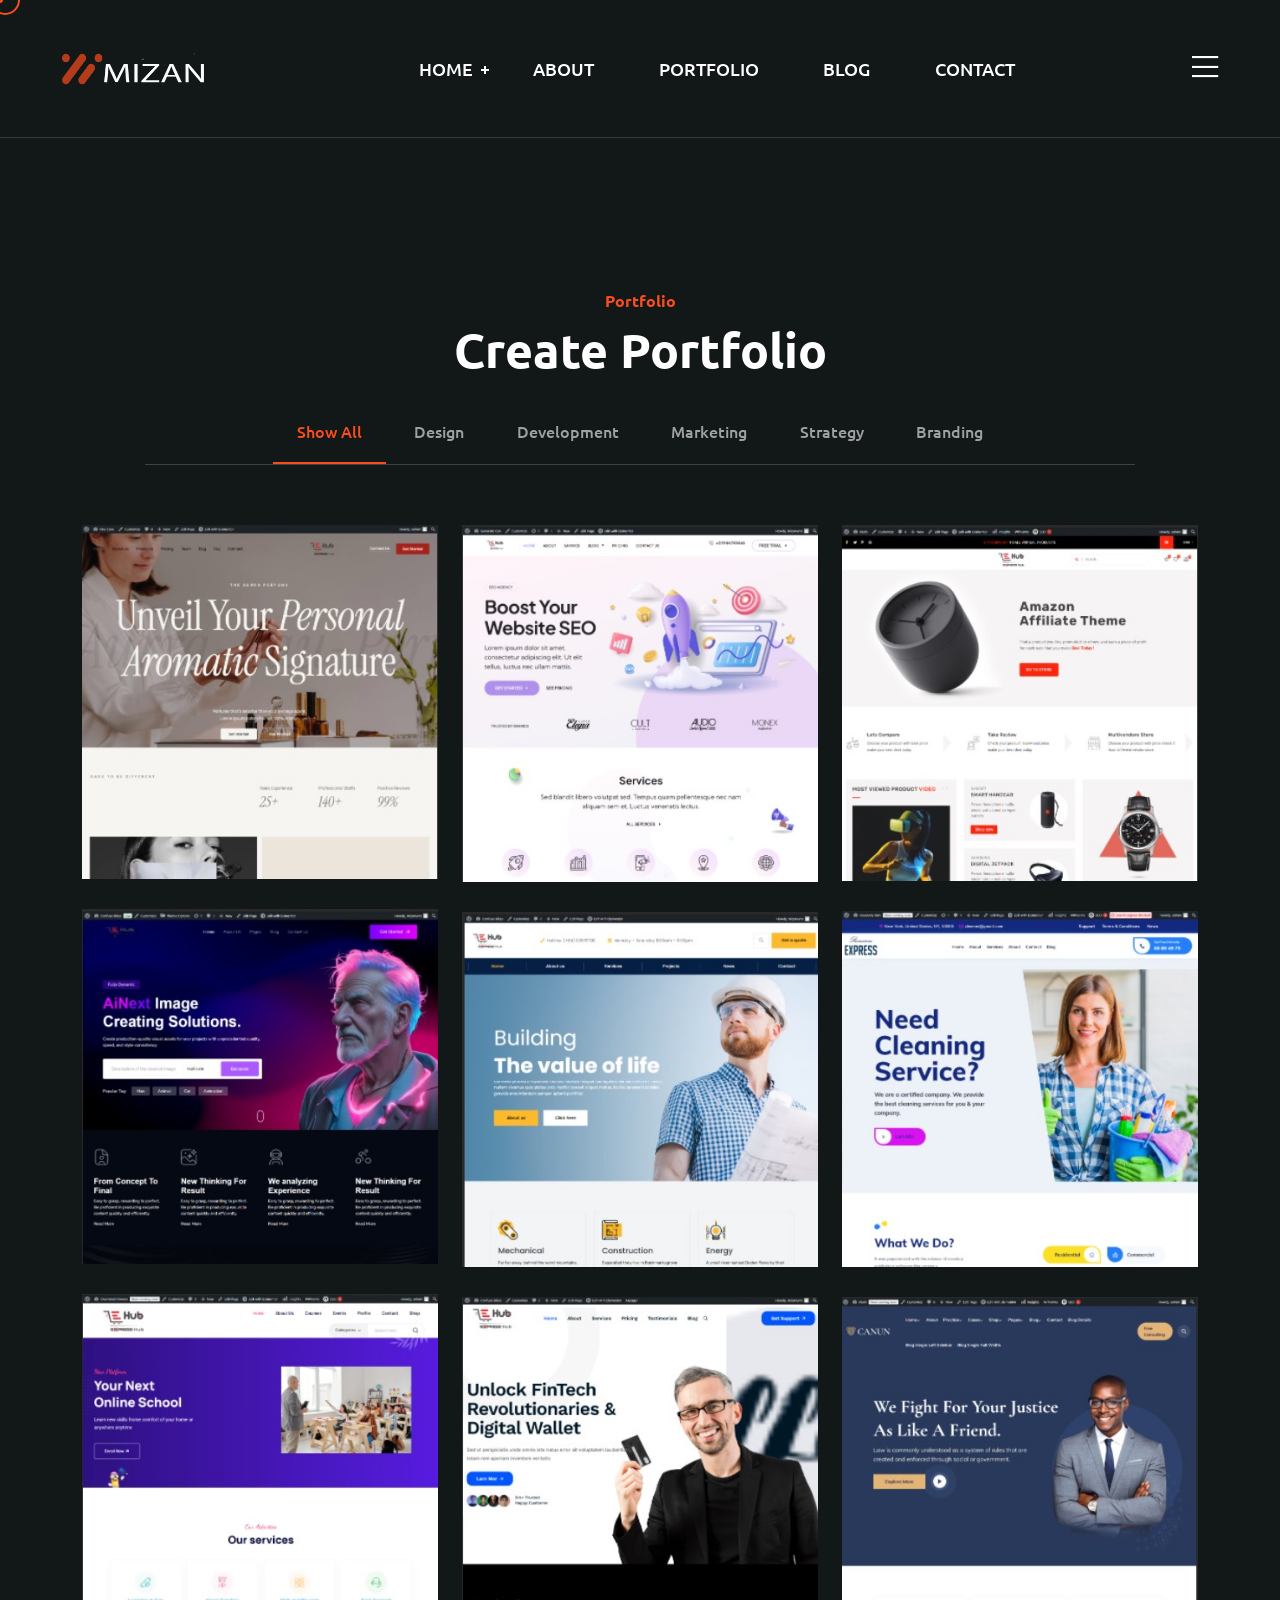
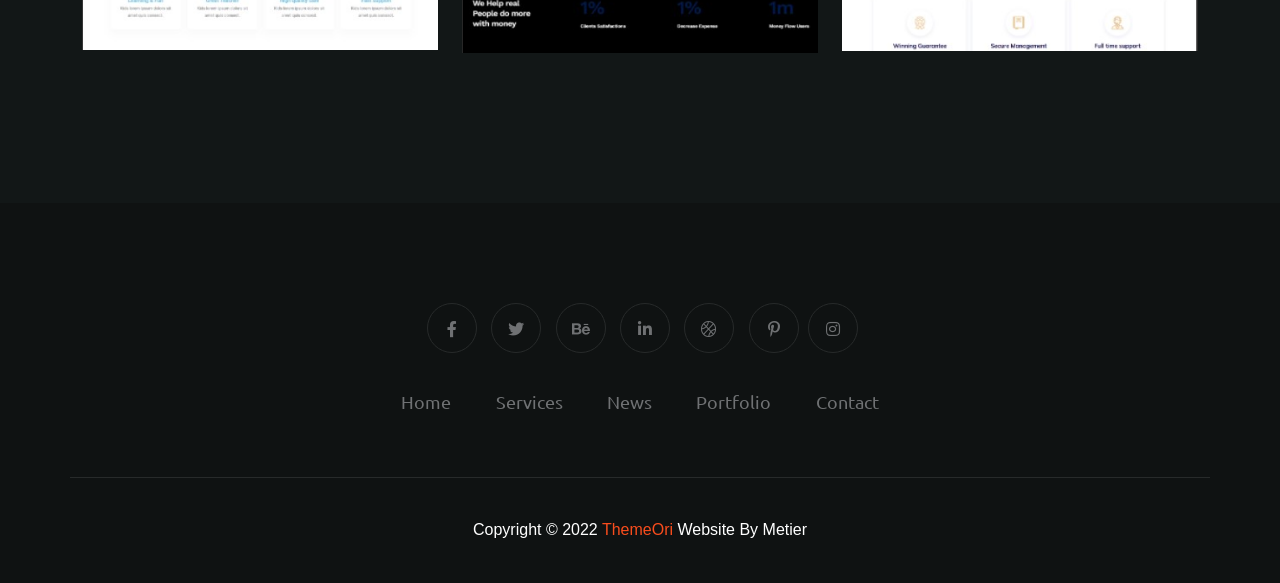
<file: portfolio-3.html>
<!DOCTYPE html>
<html lang="en">
  <head>
    <!-- Start Meta -->
    <meta charset="UTF-8" />
    <meta http-equiv="X-UA-Compatible" content="IE=edge" />
    <meta name="description" content="Metier  - Portfolio HTML5 Template" />
    <meta
      name="keywords"
      content="Creative, Digital, multipage, landing, freelancer template"
    />
    <meta name="author" content="ThemeOri" />
    <meta name="viewport" content="width=device-width, initial-scale=1" />
    <!-- Title of Site -->
    <title>Metier - Portfolio HTML5 Template</title>
    <!-- Favicons -->
    <link rel="icon" type="image/png" href="assets/img/favicon.png" />
    <!-- Bootstrap CSS -->
    <link rel="stylesheet" href="assets/css/bootstrap.min.css" />
    <!-- font awesome -->
    <link rel="stylesheet" href="assets/css/all.css" />
    <!-- Animate CSS -->
    <link rel="stylesheet" href="assets/css/animate.css" />
    <!-- Swiper -->
    <link rel="stylesheet" href="assets/css/swiper-bundle.min.css" />
    <!-- Magnific -->
    <link rel="stylesheet" href="assets/css/magnific-popup.css" />
    <!-- Mean menu -->
    <link rel="stylesheet" href="assets/css/meanmenu.min.css" />
    <!-- Custom CSS -->
    <link rel="stylesheet" href="assets/sass/style.css" />
  </head>

  <body class="custom__cursor">
    <div class="custom__cursor-one"></div>
    <div class="custom__cursor-two"></div>
    <!-- Preloader start -->
    <div class="theme-loader">
      <div class="spinner">
        <div class="double-bounce1"></div>
        <div class="double-bounce2"></div>
      </div>
    </div>
    <!-- Preloader end -->
    <!-- Header Area Start -->
    <div class="header__area all-page">
      <div class="container custom-container">
        <div class="header__area-box">
          <div class="header__area-box-logo two">
            <a href="index.html">
              <img src="assets/img/logo-2.png" alt="" />
            </a>
            <div class="responsive-menu"></div>
          </div>
          <div class="header__area-box-main-menu meanmenu-responsive">
            <ul id="mobilemenu">
              <li class="menu-item-has-children">
              <a href="index.html">Home</a>
                <li><a href="about.html">About</a></li>
                <li><a href="portfolio-1.html">Portfolio</a></li>
                <li><a href="blog-standard.html">Blog</a></li>
                <li><a href="contact.html">Contact</a></li>
             <!--  <li class="menu-item-has-children">
                <a href="#">Page</a>
                <ul class="sub-menu">
                  <li><a href="about.html">About</a></li>
                  <li><a href="services.html">Services</a></li>
                  <li><a href="services-details.html">Services Details</a></li>
                  <li><a href="error.html">Error</a></li>
                </ul>
              </li>
              <li class="menu-item-has-children">
                <a href="#">Portfolio</a>
                <ul class="sub-menu">
                  <li><a href="portfolio-1.html">Portfolio 01</a></li>
                  <li><a href="portfolio-2.html">Portfolio 02</a></li>
                  <li><a href="portfolio-3.html">Portfolio 03</a></li>
                  <li>
                    <a href="portfolio-details.html">Portfolio Details 01</a>
                  </li>
                  <li>
                    <a href="portfolio-details-2.html">Portfolio Details 02</a>
                  </li>
                </ul>
              </li>
              <li class="menu-item-has-children">
                <a href="#">News</a>
                <ul class="sub-menu">
                  <li><a href="blog-standard.html">News</a></li>
                  <li><a href="blog-details.html">News Details</a></li>
                </ul>
              </li>
              <li><a href="contact.html">Contact</a></li> -->
            </ul>
          </div>
          <div class="header__area-box-sidebar">
            <div class="header__area-box-sidebar-popup-icon">
              <a href="#"><i class="fal fa-bars"></i></a>
            </div>
          </div>
          <!-- sidebar Menu Start -->
          <div class="header__area-box-sidebar-popup">
            <div class="sidebar-close-btn">
              <a href="#"><i class="fal fa-times"></i></a>
            </div>
            <div class="header__area-box-sidebar-popup-logo">
              <a href="index.html">
                <img src="assets/img/logo-2.png" alt="" />
              </a>
            </div>
            <p>
              Aliquam nibh tortor, faucibus quis ligula eget, faucibus auctor
              sapien. Fusce vulputate magna in magna pellentesque in mauris
              dignissim, imperdiet risus ac, congue nunc.
            </p>
            <div class="header__area-box-sidebar-popup-contact">
              <h4 class="mb-25">Contact Us</h4>
              <form action="#">
                <div class="row">
                  <div class="col-sm-12 mb-30">
                    <div
                      class="header__area-box-sidebar-popup-contact-form-item two"
                    >
                      <i class="far fa-user"></i>
                      <input
                        type="text"
                        name="name"
                        placeholder="Your Name"
                        required="required"
                      />
                    </div>
                  </div>
                  <div class="col-sm-12 mb-30">
                    <div
                      class="header__area-box-sidebar-popup-contact-form-item two"
                    >
                      <i class="far fa-envelope-open"></i>
                      <input
                        type="text"
                        name="email"
                        placeholder="Email Address"
                        required="required"
                      />
                    </div>
                  </div>
                  <div class="col-sm-12 mb-30">
                    <div
                      class="header__area-box-sidebar-popup-contact-form-item two"
                    >
                      <i class="fal fa-pen"></i>
                      <textarea
                        name="message"
                        rows="5"
                        placeholder="Message"
                      ></textarea>
                    </div>
                  </div>
                  <div class="col-sm-12">
                    <div
                      class="header__area-box-sidebar-popup-contact-form-item"
                    >
                      <button class="theme-btn-1" type="submit">
                        Submit Now<i class="fal fa-long-arrow-right"></i>
                      </button>
                    </div>
                  </div>
                </div>
              </form>
            </div>
            <div class="header__area-box-sidebar-popup-follow-us">
              <h4 class="mb-25">Follow Us</h4>
              <div class="header__area-box-sidebar-popup-follow-us-social two">
                <ul>
                  <li>
                    <a href="#"><i class="fab fa-facebook-f"></i></a>
                  </li>
                  <li>
                    <a href="#"><i class="fab fa-twitter"></i></a>
                  </li>
                  <li>
                    <a href="#"><i class="fab fa-instagram"></i></a>
                  </li>
                  <li>
                    <a href="#"><i class="fab fa-linkedin-in"></i></a>
                  </li>
                </ul>
              </div>
            </div>
          </div>
          <div class="sidebar-overlay"></div>
          <!-- sidebar Menu Start -->
        </div>
      </div>
    </div>
    <!-- Header Area End -->
    <!-- Portfolio Area Start -->
    <div class="portfolio__area-two section-padding">
      <div class="container">
        <div class="row">
          <div class="col-xl-12 mb-60">
            <div class="portfolio__area-two-title">
              <span class="subtitle-one">Portfolio</span>
              <h2>Create Portfolio</h2>
            </div>
            <div class="portfolio__area-two-btn">
              <ul>
                <li class="active" data-filter="*">Show All</li>
                <li data-filter=".design">Design</li>
                <li data-filter=".development">Development</li>
                <li data-filter=".marketing">Marketing</li>
                <li data-filter=".strategy">Strategy</li>
                <li data-filter=".branding">Branding</li>
              </ul>
            </div>
          </div>
        </div>
        <div class="row portfolio__area-two-active">
          <div class="col-xl-4 col-lg-4 col-md-6 portfolio-item mb-30">
            <div class="portfolio__area-two-item">
              <img
                class="img__full"
                src="assets/img/portfolio/portfolio-7.jpg"
                alt=""
              />
              <div class="portfolio__area-two-item-content">
                <span>Photography</span>
                <h4><a href="portfolio-details.html">Photography</a></h4>
              </div>
            </div>
          </div>
          <div
            class="col-xl-4 col-lg-4 col-md-6 portfolio-item marketing mb-30"
          >
            <div class="portfolio__area-two-item">
              <img
                class="img__full"
                src="assets/img/portfolio/portfolio-8.jpg"
                alt=""
              />
              <div class="portfolio__area-two-item-content">
                <span>Photography</span>
                <h4><a href="portfolio-details.html">Photography</a></h4>
              </div>
            </div>
          </div>
          <div
            class="col-xl-4 col-lg-4 col-md-6 portfolio-item branding design mb-30"
          >
            <div class="portfolio__area-two-item">
              <img
                class="img__full"
                src="assets/img/portfolio/portfolio-9.jpg"
                alt=""
              />
              <div class="portfolio__area-two-item-content">
                <span>Photography</span>
                <h4><a href="portfolio-details.html">Photography</a></h4>
              </div>
            </div>
          </div>
          <div
            class="col-xl-4 col-lg-4 col-md-6 portfolio-item development marketing mb-30"
          >
            <div class="portfolio__area-two-item">
              <img
                class="img__full"
                src="assets/img/portfolio/portfolio-10.jpg"
                alt=""
              />
              <div class="portfolio__area-two-item-content">
                <span>Photography</span>
                <h4><a href="portfolio-details.html">Photography</a></h4>
              </div>
            </div>
          </div>
          <div class="col-xl-4 col-lg-4 col-md-6 portfolio-item design mb-30">
            <div class="portfolio__area-two-item">
              <img
                class="img__full"
                src="assets/img/portfolio/portfolio-11.jpg"
                alt=""
              />
              <div class="portfolio__area-two-item-content">
                <span>Photography</span>
                <h4><a href="portfolio-details.html">Photography</a></h4>
              </div>
            </div>
          </div>
          <div
            class="col-xl-4 col-lg-4 col-md-6 portfolio-item development branding strategy mb-30"
          >
            <div class="portfolio__area-two-item">
              <img
                class="img__full"
                src="assets/img/portfolio/portfolio-12.jpg"
                alt=""
              />
              <div class="portfolio__area-two-item-content">
                <span>Photography</span>
                <h4><a href="portfolio-details.html">Photography</a></h4>
              </div>
            </div>
          </div>
          <div
            class="col-xl-4 col-lg-4 col-md-6 portfolio-item strategy branding lg-mb-30"
          >
            <div class="portfolio__area-two-item">
              <img
                class="img__full"
                src="assets/img/portfolio/portfolio-13.jpg"
                alt=""
              />
              <div class="portfolio__area-two-item-content">
                <span>Photography</span>
                <h4><a href="portfolio-details.html">Photography</a></h4>
              </div>
            </div>
          </div>
          <div
            class="col-xl-4 col-lg-4 col-md-6 portfolio-item design lg-mb-30"
          >
            <div class="portfolio__area-two-item">
              <img
                class="img__full"
                src="assets/img/portfolio/portfolio-14.jpg"
                alt=""
              />
              <div class="portfolio__area-two-item-content">
                <span>Photography</span>
                <h4><a href="portfolio-details.html">Photography</a></h4>
              </div>
            </div>
          </div>
          <div
            class="col-xl-4 col-lg-4 col-md-6 portfolio-item strategy development"
          >
            <div class="portfolio__area-two-item">
              <img
                class="img__full"
                src="assets/img/portfolio/portfolio-15.jpg"
                alt=""
              />
              <div class="portfolio__area-two-item-content">
                <span>Photography</span>
                <h4><a href="portfolio-details.html">Photography</a></h4>
              </div>
            </div>
          </div>
        </div>
      </div>
    </div>
    <!-- Portfolio Area End -->
    <!-- Footer Area Start -->
    <div class="footer__area pt-60 pb-60">
      <div class="container">
        <div class="row align-items-center">
          <div class="col-xl-12">
            <div class="footer__area-widget t-center">
              <div class="footer__area-widget-about m-0">
                <div class="footer__area-widget-about-social three">
                  <ul>
                    <li>
                      <a href="#"><i class="fab fa-facebook-f"></i></a>
                    </li>
                    <li>
                      <a href="#"><i class="fab fa-twitter"></i></a>
                    </li>
                    <li>
                      <a href="#"><i class="fab fa-behance"></i></a>
                    </li>
                    <li>
                      <a href="#"><i class="fab fa-linkedin-in"></i></a>
                    </li>
                    <li>
                      <a href="#"><i class="fal fa-basketball-ball"></i></a>
                    </li>
                    <li>
                      <a href="#"><i class="fab fa-pinterest-p"></i></a>
                    </li>
                    <li>
                      <a href="#"><i class="fab fa-instagram"></i></a>
                    </li>
                  </ul>
                </div>
                <div class="footer__area-widget-about-menu three">
                  <ul>
                    <li><a href="index.html">Home</a></li>
                    <li><a href="services.html">Services</a></li>
                    <li><a href="blog-standard.html">News</a></li>
                    <li><a href="portfolio-1.html">Portfolio</a></li>
                    <li><a href="contact.html">Contact</a></li>
                  </ul>
                </div>
              </div>
            </div>
          </div>
        </div>
      </div>
    </div>
    <!-- Footer Area End -->
    <!-- Copyright Area Start -->
    <div class="copyright__area">
      <div class="container">
        <div class="row align-items-center copyright__area-border">
          <div class="col-xl-12">
            <div class="copyright__area-left t-center">
              <p>
                Copyright © 2022<a href="index.html"> ThemeOri</a> Website by
                Metier
              </p>
            </div>
          </div>
        </div>
      </div>
    </div>
    <!-- Copyright Area End -->
    <!-- Scroll Btn Start -->
    <div class="scroll-up">
      <svg
        class="scroll-circle svg-content"
        width="100%"
        height="100%"
        viewBox="-1 -1 102 102"
      >
        <path d="M50,1 a49,49 0 0,1 0,98 a49,49 0 0,1 0,-98" />
      </svg>
    </div>
    <!-- Scroll Btn End -->
    <!-- Main JS -->
    <script src="assets/js/jquery-3.6.0.min.js"></script>
    <!-- Bootstrap JS -->
    <script src="assets/js/bootstrap.min.js"></script>
    <!-- Counter up -->
    <script src="assets/js/jquery.counterup.min.js"></script>
    <!-- Popper JS -->
    <script src="assets/js/popper.min.js"></script>
    <!-- Progressbar JS -->
    <script src="assets/js/progressbar.min.js"></script>
    <!-- Magnific JS -->
    <script src="assets/js/jquery.magnific-popup.min.js"></script>
    <!-- Swiper JS -->
    <script src="assets/js/swiper-bundle.min.js"></script>
    <!-- Waypoints JS -->
    <script src="assets/js/jquery.waypoints.min.js"></script>
    <!-- Isotope JS -->
    <script src="assets/js/isotope.pkgd.min.js"></script>
    <!-- Mean menu -->
    <script src="assets/js/jquery.meanmenu.min.js"></script>
    <!-- Custom JS -->
    <script src="assets/js/custom.js"></script>
  </body>
</html>
</file>
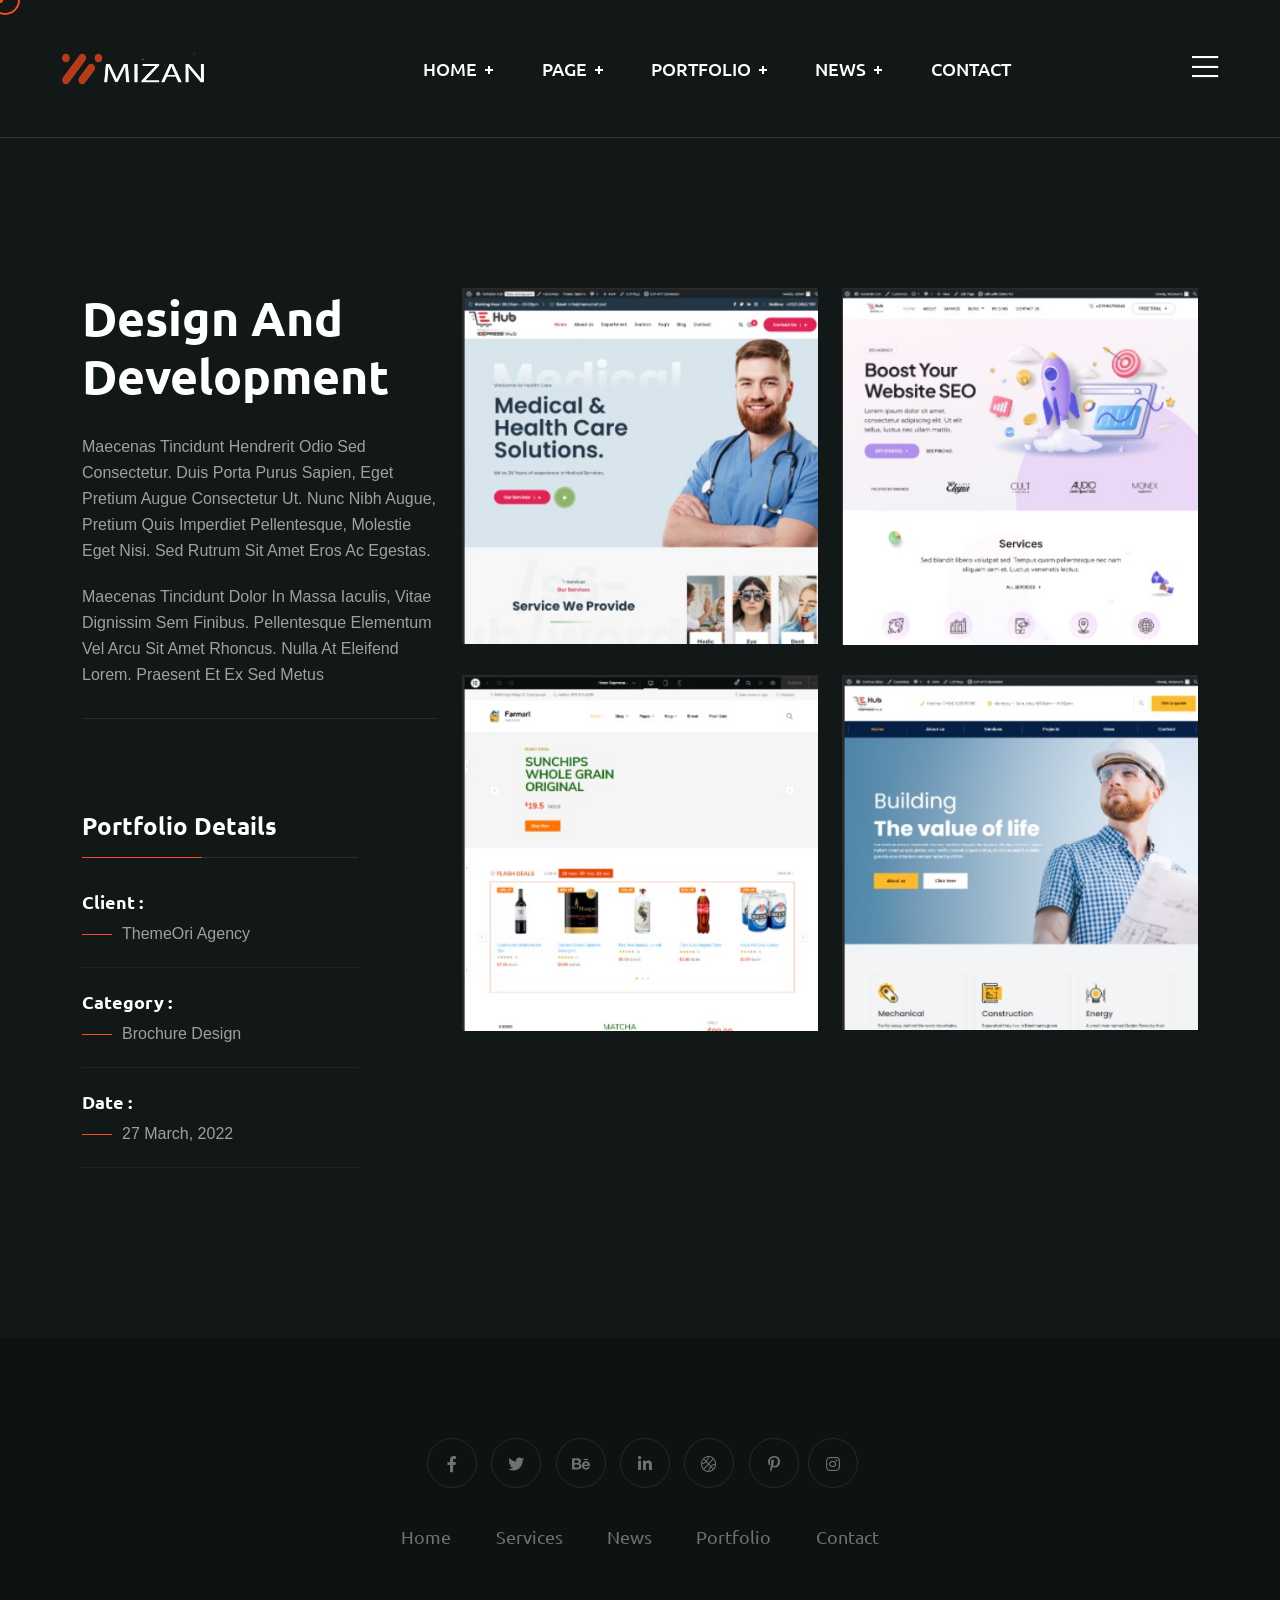
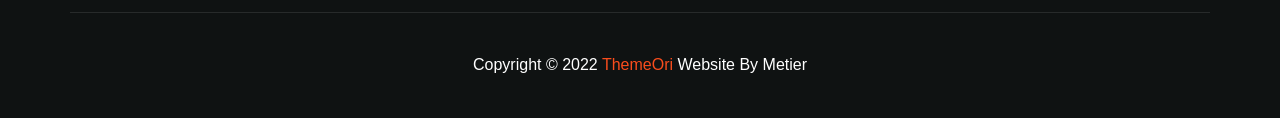
<file: portfolio-details-2.html>
<!DOCTYPE html>
<html lang="en">
  <head>
    <!-- Start Meta -->
    <meta charset="UTF-8" />
    <meta http-equiv="X-UA-Compatible" content="IE=edge" />
    <meta name="description" content="Metier  - Portfolio HTML5 Template" />
    <meta
      name="keywords"
      content="Creative, Digital, multipage, landing, freelancer template"
    />
    <meta name="author" content="ThemeOri" />
    <meta name="viewport" content="width=device-width, initial-scale=1" />
    <!-- Title of Site -->
    <title>Metier - Portfolio HTML5 Template</title>
    <!-- Favicons -->
    <link rel="icon" type="image/png" href="assets/img/favicon.png" />
    <!-- Bootstrap CSS -->
    <link rel="stylesheet" href="assets/css/bootstrap.min.css" />
    <!-- font awesome -->
    <link rel="stylesheet" href="assets/css/all.css" />
    <!-- Animate CSS -->
    <link rel="stylesheet" href="assets/css/animate.css" />
    <!-- Swiper -->
    <link rel="stylesheet" href="assets/css/swiper-bundle.min.css" />
    <!-- Magnific -->
    <link rel="stylesheet" href="assets/css/magnific-popup.css" />
    <!-- Mean menu -->
    <link rel="stylesheet" href="assets/css/meanmenu.min.css" />
    <!-- Custom CSS -->
    <link rel="stylesheet" href="assets/sass/style.css" />
  </head>

  <body class="custom__cursor">
    <div class="custom__cursor-one"></div>
    <div class="custom__cursor-two"></div>
    <!-- Preloader start -->
    <div class="theme-loader">
      <div class="spinner">
        <div class="double-bounce1"></div>
        <div class="double-bounce2"></div>
      </div>
    </div>
    <!-- Preloader end -->
    <!-- Header Area Start -->
    <div class="header__area all-page">
      <div class="container custom-container">
        <div class="header__area-box">
          <div class="header__area-box-logo two">
            <a href="index.html">
              <img src="assets/img/logo-2.png" alt="" />
            </a>
            <div class="responsive-menu"></div>
          </div>
          <div class="header__area-box-main-menu meanmenu-responsive">
            <ul id="mobilemenu">
              <li class="menu-item-has-children">
                <a href="#">Home</a>
                <ul class="sub-menu">
                  <li><a href="index.html">Home 01</a></li>
                  <li><a href="index-2.html">Home 02</a></li>
                  <li><a href="index-3.html">Home 03</a></li>
                </ul>
              </li>
              <li class="menu-item-has-children">
                <a href="#">Page</a>
                <ul class="sub-menu">
                  <li><a href="about.html">About</a></li>
                  <li><a href="services.html">Services</a></li>
                  <li><a href="services-details.html">Services Details</a></li>
                  <li><a href="error.html">Error</a></li>
                </ul>
              </li>
              <li class="menu-item-has-children">
                <a href="#">Portfolio</a>
                <ul class="sub-menu">
                  <li><a href="portfolio-1.html">Portfolio 01</a></li>
                  <li><a href="portfolio-2.html">Portfolio 02</a></li>
                  <li><a href="portfolio-3.html">Portfolio 03</a></li>
                  <li>
                    <a href="portfolio-details.html">Portfolio Details 01</a>
                  </li>
                  <li>
                    <a href="portfolio-details-2.html">Portfolio Details 02</a>
                  </li>
                </ul>
              </li>
              <li class="menu-item-has-children">
                <a href="#">News</a>
                <ul class="sub-menu">
                  <li><a href="blog-standard.html">News</a></li>
                  <li><a href="blog-details.html">News Details</a></li>
                </ul>
              </li>
              <li><a href="contact.html">Contact</a></li>
            </ul>
          </div>
          <div class="header__area-box-sidebar">
            <div class="header__area-box-sidebar-popup-icon">
              <a href="#"><i class="fal fa-bars"></i></a>
            </div>
          </div>
          <!-- sidebar Menu Start -->
          <div class="header__area-box-sidebar-popup">
            <div class="sidebar-close-btn">
              <a href="#"><i class="fal fa-times"></i></a>
            </div>
            <div class="header__area-box-sidebar-popup-logo">
              <a href="index.html">
                <img src="assets/img/logo-2.png" alt="" />
              </a>
            </div>
            <p>
              Aliquam nibh tortor, faucibus quis ligula eget, faucibus auctor
              sapien. Fusce vulputate magna in magna pellentesque in mauris
              dignissim, imperdiet risus ac, congue nunc.
            </p>
            <div class="header__area-box-sidebar-popup-contact">
              <h4 class="mb-25">Contact Us</h4>
              <form action="#">
                <div class="row">
                  <div class="col-sm-12 mb-30">
                    <div
                      class="header__area-box-sidebar-popup-contact-form-item two"
                    >
                      <i class="far fa-user"></i>
                      <input
                        type="text"
                        name="name"
                        placeholder="Your Name"
                        required="required"
                      />
                    </div>
                  </div>
                  <div class="col-sm-12 mb-30">
                    <div
                      class="header__area-box-sidebar-popup-contact-form-item two"
                    >
                      <i class="far fa-envelope-open"></i>
                      <input
                        type="text"
                        name="email"
                        placeholder="Email Address"
                        required="required"
                      />
                    </div>
                  </div>
                  <div class="col-sm-12 mb-30">
                    <div
                      class="header__area-box-sidebar-popup-contact-form-item two"
                    >
                      <i class="fal fa-pen"></i>
                      <textarea
                        name="message"
                        rows="5"
                        placeholder="Message"
                      ></textarea>
                    </div>
                  </div>
                  <div class="col-sm-12">
                    <div
                      class="header__area-box-sidebar-popup-contact-form-item"
                    >
                      <button class="theme-btn-1" type="submit">
                        Submit Now<i class="fal fa-long-arrow-right"></i>
                      </button>
                    </div>
                  </div>
                </div>
              </form>
            </div>
            <div class="header__area-box-sidebar-popup-follow-us">
              <h4 class="mb-25">Follow Us</h4>
              <div class="header__area-box-sidebar-popup-follow-us-social two">
                <ul>
                  <li>
                    <a href="#"><i class="fab fa-facebook-f"></i></a>
                  </li>
                  <li>
                    <a href="#"><i class="fab fa-twitter"></i></a>
                  </li>
                  <li>
                    <a href="#"><i class="fab fa-instagram"></i></a>
                  </li>
                  <li>
                    <a href="#"><i class="fab fa-linkedin-in"></i></a>
                  </li>
                </ul>
              </div>
            </div>
          </div>
          <div class="sidebar-overlay"></div>
          <!-- sidebar Menu Start -->
        </div>
      </div>
    </div>
    <!-- Header Area End -->
    <!-- Portfolio Details Start -->
    <div class="portfolio__details-two section-padding">
      <div class="container">
        <div class="row">
          <div class="col-xl-4 col-lg-4 lg-mb-30">
            <div class="portfolio__details-two-left">
              <div class="portfolio__details-two-left-content">
                <h2 class="mb-30">Design and Development</h2>
                <p class="mb-20">
                  Maecenas tincidunt hendrerit odio sed consectetur. Duis porta
                  purus sapien, eget pretium augue consectetur ut. Nunc nibh
                  augue, pretium quis imperdiet pellentesque, molestie eget
                  nisi. Sed rutrum sit amet eros ac egestas.
                </p>
                <p>
                  Maecenas tincidunt dolor in massa iaculis, vitae dignissim sem
                  finibus. Pellentesque elementum vel arcu sit amet rhoncus.
                  Nulla at eleifend lorem. Praesent et ex sed metus
                </p>
              </div>
              <div class="all__sidebar">
                <div class="all__sidebar-item details one">
                  <h4>Portfolio Details</h4>
                  <div class="all__sidebar-item-details">
                    <div class="all__sidebar-item-details-list">
                      <h6>Client :</h6>
                      <span>ThemeOri agency</span>
                    </div>
                    <div class="all__sidebar-item-details-list">
                      <h6>Category :</h6>
                      <span>Brochure Design</span>
                    </div>
                    <div class="all__sidebar-item-details-list">
                      <h6>Date :</h6>
                      <span>27 March, 2022</span>
                    </div>
                  </div>
                </div>
              </div>
            </div>
          </div>
          <div class="col-xl-8 col-lg-8">
            <div class="row mb-30">
              <div class="col-sm-6 sm-mb-30">
                <img
                  class="img__full"
                  src="assets/img/portfolio/portfolio-22.jpg"
                  alt=""
                />
              </div>
              <div class="col-sm-6">
                <img
                  class="img__full"
                  src="assets/img/portfolio/portfolio-8.jpg"
                  alt=""
                />
              </div>
            </div>
            <div class="row">
              <div class="col-sm-6 sm-mb-30">
                <img
                  class="img__full"
                  src="assets/img/portfolio/portfolio-23.jpg"
                  alt=""
                />
              </div>
              <div class="col-sm-6">
                <img
                  class="img__full"
                  src="assets/img/portfolio/portfolio-12.jpg"
                  alt=""
                />
              </div>
            </div>
          </div>
        </div>
      </div>
    </div>
    <!-- Portfolio Details End -->
    <!-- Footer Area Start -->
    <div class="footer__area pt-60 pb-60">
      <div class="container">
        <div class="row align-items-center">
          <div class="col-xl-12">
            <div class="footer__area-widget t-center">
              <div class="footer__area-widget-about m-0">
                <div class="footer__area-widget-about-social three">
                  <ul>
                    <li>
                      <a href="#"><i class="fab fa-facebook-f"></i></a>
                    </li>
                    <li>
                      <a href="#"><i class="fab fa-twitter"></i></a>
                    </li>
                    <li>
                      <a href="#"><i class="fab fa-behance"></i></a>
                    </li>
                    <li>
                      <a href="#"><i class="fab fa-linkedin-in"></i></a>
                    </li>
                    <li>
                      <a href="#"><i class="fal fa-basketball-ball"></i></a>
                    </li>
                    <li>
                      <a href="#"><i class="fab fa-pinterest-p"></i></a>
                    </li>
                    <li>
                      <a href="#"><i class="fab fa-instagram"></i></a>
                    </li>
                  </ul>
                </div>
                <div class="footer__area-widget-about-menu three">
                  <ul>
                    <li><a href="index.html">Home</a></li>
                    <li><a href="services.html">Services</a></li>
                    <li><a href="blog-standard.html">News</a></li>
                    <li><a href="portfolio-1.html">Portfolio</a></li>
                    <li><a href="contact.html">Contact</a></li>
                  </ul>
                </div>
              </div>
            </div>
          </div>
        </div>
      </div>
    </div>
    <!-- Footer Area End -->
    <!-- Copyright Area Start -->
    <div class="copyright__area">
      <div class="container">
        <div class="row align-items-center copyright__area-border">
          <div class="col-xl-12">
            <div class="copyright__area-left t-center">
              <p>
                Copyright © 2022<a href="index.html"> ThemeOri</a> Website by
                Metier
              </p>
            </div>
          </div>
        </div>
      </div>
    </div>
    <!-- Copyright Area End -->
    <!-- Scroll Btn Start -->
    <div class="scroll-up">
      <svg
        class="scroll-circle svg-content"
        width="100%"
        height="100%"
        viewBox="-1 -1 102 102"
      >
        <path d="M50,1 a49,49 0 0,1 0,98 a49,49 0 0,1 0,-98" />
      </svg>
    </div>
    <!-- Scroll Btn End -->
    <!-- Main JS -->
    <script src="assets/js/jquery-3.6.0.min.js"></script>
    <!-- Bootstrap JS -->
    <script src="assets/js/bootstrap.min.js"></script>
    <!-- Counter up -->
    <script src="assets/js/jquery.counterup.min.js"></script>
    <!-- Popper JS -->
    <script src="assets/js/popper.min.js"></script>
    <!-- Progressbar JS -->
    <script src="assets/js/progressbar.min.js"></script>
    <!-- Magnific JS -->
    <script src="assets/js/jquery.magnific-popup.min.js"></script>
    <!-- Swiper JS -->
    <script src="assets/js/swiper-bundle.min.js"></script>
    <!-- Waypoints JS -->
    <script src="assets/js/jquery.waypoints.min.js"></script>
    <!-- Isotope JS -->
    <script src="assets/js/isotope.pkgd.min.js"></script>
    <!-- Mean menu -->
    <script src="assets/js/jquery.meanmenu.min.js"></script>
    <!-- Custom JS -->
    <script src="assets/js/custom.js"></script>
  </body>
</html>
</file>
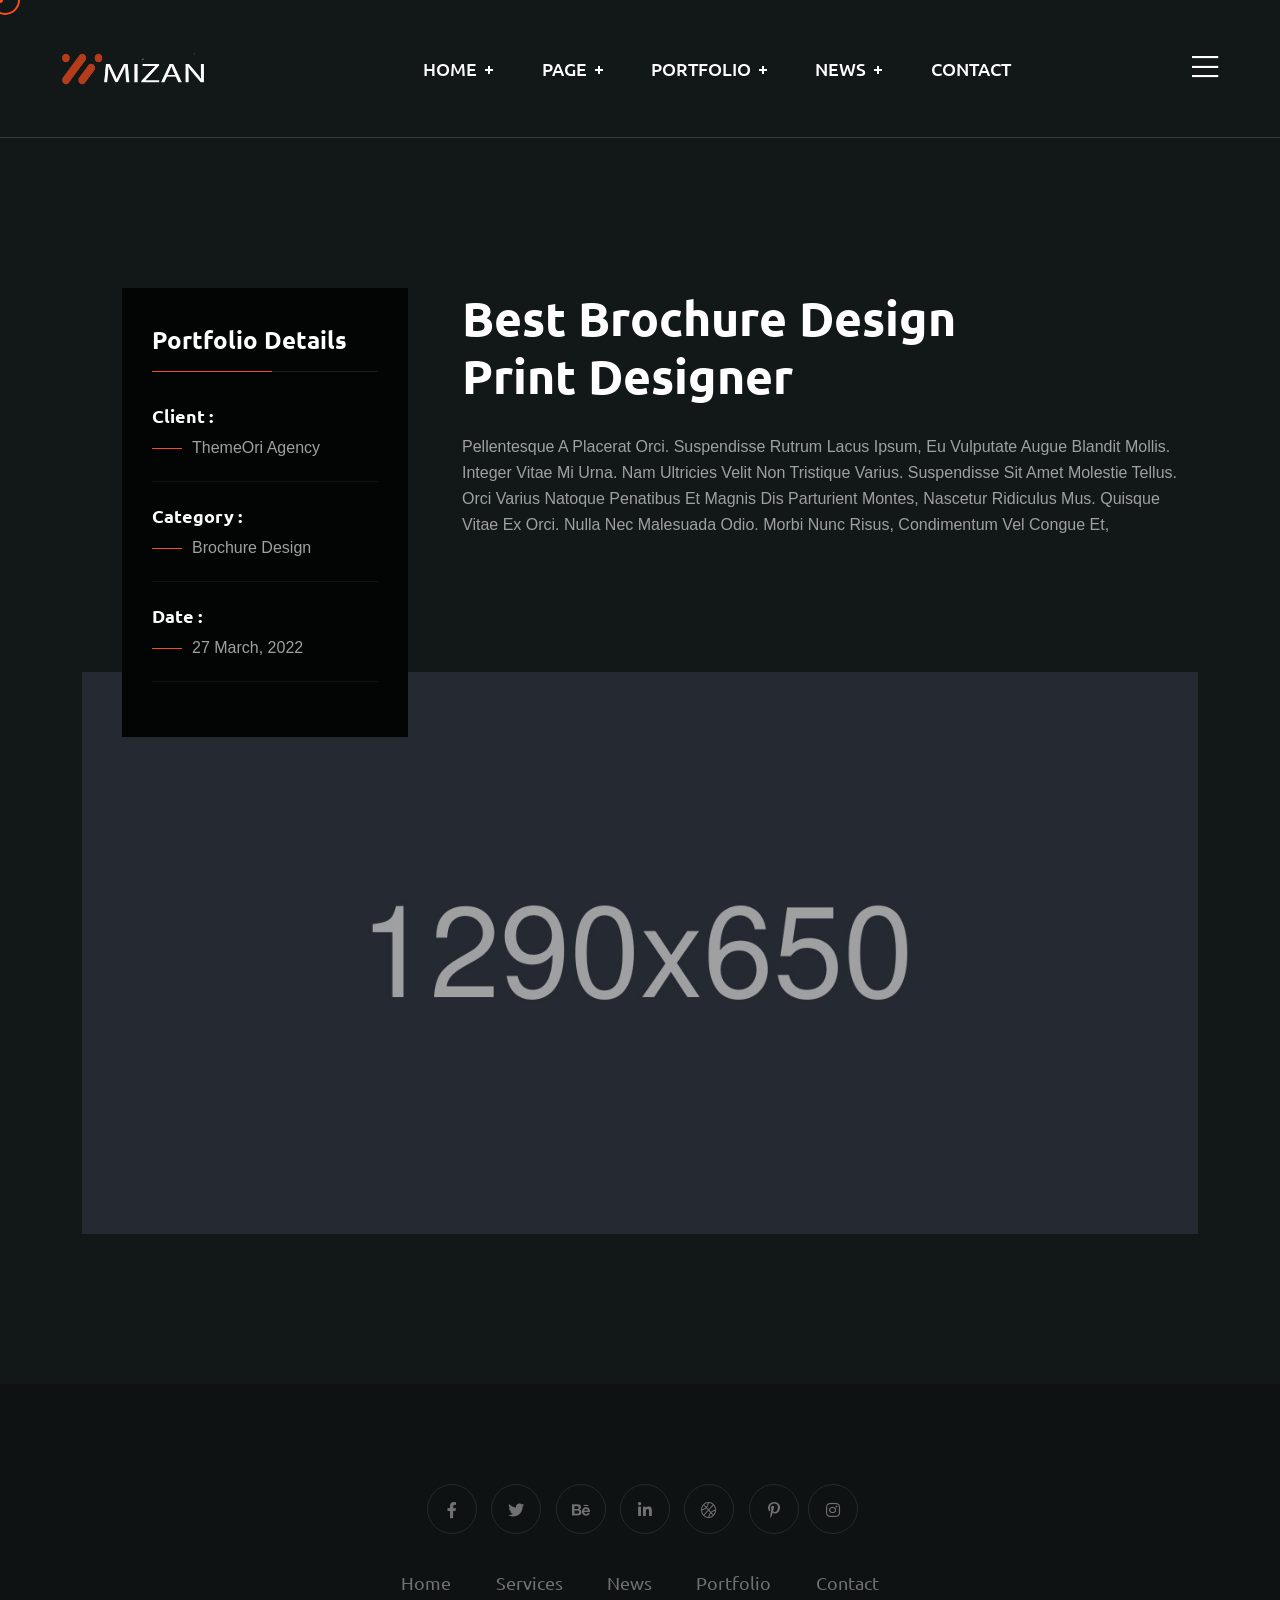
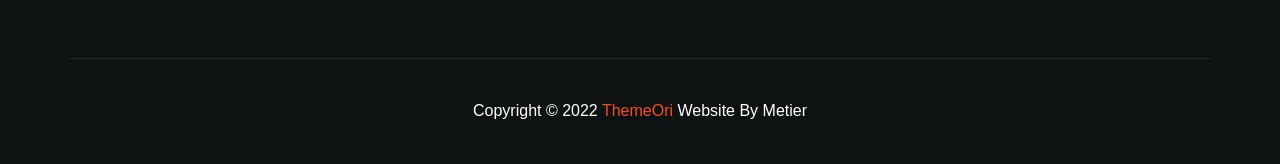
<file: portfolio-details.html>
<!DOCTYPE html>
<html lang="en">
  <head>
    <!-- Start Meta -->
    <meta charset="UTF-8" />
    <meta http-equiv="X-UA-Compatible" content="IE=edge" />
    <meta name="description" content="Metier  - Portfolio HTML5 Template" />
    <meta
      name="keywords"
      content="Creative, Digital, multipage, landing, freelancer template"
    />
    <meta name="author" content="ThemeOri" />
    <meta name="viewport" content="width=device-width, initial-scale=1" />
    <!-- Title of Site -->
    <title>Metier - Portfolio HTML5 Template</title>
    <!-- Favicons -->
    <link rel="icon" type="image/png" href="assets/img/favicon.png" />
    <!-- Bootstrap CSS -->
    <link rel="stylesheet" href="assets/css/bootstrap.min.css" />
    <!-- font awesome -->
    <link rel="stylesheet" href="assets/css/all.css" />
    <!-- Animate CSS -->
    <link rel="stylesheet" href="assets/css/animate.css" />
    <!-- Swiper -->
    <link rel="stylesheet" href="assets/css/swiper-bundle.min.css" />
    <!-- Magnific -->
    <link rel="stylesheet" href="assets/css/magnific-popup.css" />
    <!-- Mean menu -->
    <link rel="stylesheet" href="assets/css/meanmenu.min.css" />
    <!-- Custom CSS -->
    <link rel="stylesheet" href="assets/sass/style.css" />
  </head>

  <body class="custom__cursor">
    <div class="custom__cursor-one"></div>
    <div class="custom__cursor-two"></div>
    <!-- Preloader start -->
    <div class="theme-loader">
      <div class="spinner">
        <div class="double-bounce1"></div>
        <div class="double-bounce2"></div>
      </div>
    </div>
    <!-- Preloader end -->
    <!-- Header Area Start -->
    <div class="header__area all-page">
      <div class="container custom-container">
        <div class="header__area-box">
          <div class="header__area-box-logo two">
            <a href="index.html">
              <img src="assets/img/logo-2.png" alt="" />
            </a>
            <div class="responsive-menu"></div>
          </div>
          <div class="header__area-box-main-menu meanmenu-responsive">
            <ul id="mobilemenu">
              <li class="menu-item-has-children">
                <a href="#">Home</a>
                <ul class="sub-menu">
                  <li><a href="index.html">Home 01</a></li>
                  <li><a href="index-2.html">Home 02</a></li>
                  <li><a href="index-3.html">Home 03</a></li>
                </ul>
              </li>
              <li class="menu-item-has-children">
                <a href="#">Page</a>
                <ul class="sub-menu">
                  <li><a href="about.html">About</a></li>
                  <li><a href="services.html">Services</a></li>
                  <li><a href="services-details.html">Services Details</a></li>
                  <li><a href="error.html">Error</a></li>
                </ul>
              </li>
              <li class="menu-item-has-children">
                <a href="#">Portfolio</a>
                <ul class="sub-menu">
                  <li><a href="portfolio-1.html">Portfolio 01</a></li>
                  <li><a href="portfolio-2.html">Portfolio 02</a></li>
                  <li><a href="portfolio-3.html">Portfolio 03</a></li>
                  <li>
                    <a href="portfolio-details.html">Portfolio Details 01</a>
                  </li>
                  <li>
                    <a href="portfolio-details-2.html">Portfolio Details 02</a>
                  </li>
                </ul>
              </li>
              <li class="menu-item-has-children">
                <a href="#">News</a>
                <ul class="sub-menu">
                  <li><a href="blog-standard.html">News</a></li>
                  <li><a href="blog-details.html">News Details</a></li>
                </ul>
              </li>
              <li><a href="contact.html">Contact</a></li>
            </ul>
          </div>
          <div class="header__area-box-sidebar">
            <div class="header__area-box-sidebar-popup-icon">
              <a href="#"><i class="fal fa-bars"></i></a>
            </div>
          </div>
          <!-- sidebar Menu Start -->
          <div class="header__area-box-sidebar-popup">
            <div class="sidebar-close-btn">
              <a href="#"><i class="fal fa-times"></i></a>
            </div>
            <div class="header__area-box-sidebar-popup-logo">
              <a href="index.html">
                <img src="assets/img/logo-2.png" alt="" />
              </a>
            </div>
            <p>
              Aliquam nibh tortor, faucibus quis ligula eget, faucibus auctor
              sapien. Fusce vulputate magna in magna pellentesque in mauris
              dignissim, imperdiet risus ac, congue nunc.
            </p>
            <div class="header__area-box-sidebar-popup-contact">
              <h4 class="mb-25">Contact Us</h4>
              <form action="#">
                <div class="row">
                  <div class="col-sm-12 mb-30">
                    <div
                      class="header__area-box-sidebar-popup-contact-form-item two"
                    >
                      <i class="far fa-user"></i>
                      <input
                        type="text"
                        name="name"
                        placeholder="Your Name"
                        required="required"
                      />
                    </div>
                  </div>
                  <div class="col-sm-12 mb-30">
                    <div
                      class="header__area-box-sidebar-popup-contact-form-item two"
                    >
                      <i class="far fa-envelope-open"></i>
                      <input
                        type="text"
                        name="email"
                        placeholder="Email Address"
                        required="required"
                      />
                    </div>
                  </div>
                  <div class="col-sm-12 mb-30">
                    <div
                      class="header__area-box-sidebar-popup-contact-form-item two"
                    >
                      <i class="fal fa-pen"></i>
                      <textarea
                        name="message"
                        rows="5"
                        placeholder="Message"
                      ></textarea>
                    </div>
                  </div>
                  <div class="col-sm-12">
                    <div
                      class="header__area-box-sidebar-popup-contact-form-item"
                    >
                      <button class="theme-btn-1" type="submit">
                        Submit Now<i class="fal fa-long-arrow-right"></i>
                      </button>
                    </div>
                  </div>
                </div>
              </form>
            </div>
            <div class="header__area-box-sidebar-popup-follow-us">
              <h4 class="mb-25">Follow Us</h4>
              <div class="header__area-box-sidebar-popup-follow-us-social two">
                <ul>
                  <li>
                    <a href="#"><i class="fab fa-facebook-f"></i></a>
                  </li>
                  <li>
                    <a href="#"><i class="fab fa-twitter"></i></a>
                  </li>
                  <li>
                    <a href="#"><i class="fab fa-instagram"></i></a>
                  </li>
                  <li>
                    <a href="#"><i class="fab fa-linkedin-in"></i></a>
                  </li>
                </ul>
              </div>
            </div>
          </div>
          <div class="sidebar-overlay"></div>
          <!-- sidebar Menu Start -->
        </div>
      </div>
    </div>
    <!-- Header Area End -->
    <!-- Portfolio Details Start -->
    <div class="portfolio__details section-padding">
      <div class="container">
        <div class="row">
          <div class="col-xl-4 col-lg-4 lg-mb-30">
            <div class="all__sidebar mr-30 xl-mr-0">
              <div class="all__sidebar-item details">
                <h4>Portfolio Details</h4>
                <div class="all__sidebar-item-details">
                  <div class="all__sidebar-item-details-list">
                    <h6>Client :</h6>
                    <span>ThemeOri agency</span>
                  </div>
                  <div class="all__sidebar-item-details-list">
                    <h6>Category :</h6>
                    <span>Brochure Design</span>
                  </div>
                  <div class="all__sidebar-item-details-list">
                    <h6>Date :</h6>
                    <span>27 March, 2022</span>
                  </div>
                </div>
              </div>
            </div>
          </div>
          <div class="col-xl-8 col-lg-8">
            <div class="portfolio__details-left">
              <div class="portfolio__details-left-content">
                <h2 class="mb-30">Best Brochure Design Print Designer</h2>
                <p>
                  Pellentesque a placerat orci. Suspendisse rutrum lacus ipsum,
                  eu vulputate augue blandit mollis. Integer vitae mi urna. Nam
                  ultricies velit non tristique varius. Suspendisse sit amet
                  molestie tellus. Orci varius natoque penatibus et magnis dis
                  parturient montes, nascetur ridiculus mus. Quisque vitae ex
                  orci. Nulla nec malesuada odio. Morbi nunc risus, condimentum
                  vel congue et,
                </p>
              </div>
            </div>
          </div>
          <div class="col-xl-12">
            <div class="portfolio__details-image">
              <img src="assets/img/portfolio/details.jpg" alt="" />
            </div>
          </div>
        </div>
      </div>
    </div>
    <!-- Portfolio Details End -->
    <!-- Footer Area Start -->
    <div class="footer__area pt-60 pb-60">
      <div class="container">
        <div class="row align-items-center">
          <div class="col-xl-12">
            <div class="footer__area-widget t-center">
              <div class="footer__area-widget-about m-0">
                <div class="footer__area-widget-about-social three">
                  <ul>
                    <li>
                      <a href="#"><i class="fab fa-facebook-f"></i></a>
                    </li>
                    <li>
                      <a href="#"><i class="fab fa-twitter"></i></a>
                    </li>
                    <li>
                      <a href="#"><i class="fab fa-behance"></i></a>
                    </li>
                    <li>
                      <a href="#"><i class="fab fa-linkedin-in"></i></a>
                    </li>
                    <li>
                      <a href="#"><i class="fal fa-basketball-ball"></i></a>
                    </li>
                    <li>
                      <a href="#"><i class="fab fa-pinterest-p"></i></a>
                    </li>
                    <li>
                      <a href="#"><i class="fab fa-instagram"></i></a>
                    </li>
                  </ul>
                </div>
                <div class="footer__area-widget-about-menu three">
                  <ul>
                    <li><a href="index.html">Home</a></li>
                    <li><a href="services.html">Services</a></li>
                    <li><a href="blog-standard.html">News</a></li>
                    <li><a href="portfolio-1.html">Portfolio</a></li>
                    <li><a href="contact.html">Contact</a></li>
                  </ul>
                </div>
              </div>
            </div>
          </div>
        </div>
      </div>
    </div>
    <!-- Footer Area End -->
    <!-- Copyright Area Start -->
    <div class="copyright__area">
      <div class="container">
        <div class="row align-items-center copyright__area-border">
          <div class="col-xl-12">
            <div class="copyright__area-left t-center">
              <p>
                Copyright © 2022<a href="index.html"> ThemeOri</a> Website by
                Metier
              </p>
            </div>
          </div>
        </div>
      </div>
    </div>
    <!-- Copyright Area End -->
    <!-- Scroll Btn Start -->
    <div class="scroll-up">
      <svg
        class="scroll-circle svg-content"
        width="100%"
        height="100%"
        viewBox="-1 -1 102 102"
      >
        <path d="M50,1 a49,49 0 0,1 0,98 a49,49 0 0,1 0,-98" />
      </svg>
    </div>
    <!-- Scroll Btn End -->
    <!-- Main JS -->
    <script src="assets/js/jquery-3.6.0.min.js"></script>
    <!-- Bootstrap JS -->
    <script src="assets/js/bootstrap.min.js"></script>
    <!-- Counter up -->
    <script src="assets/js/jquery.counterup.min.js"></script>
    <!-- Popper JS -->
    <script src="assets/js/popper.min.js"></script>
    <!-- Progressbar JS -->
    <script src="assets/js/progressbar.min.js"></script>
    <!-- Magnific JS -->
    <script src="assets/js/jquery.magnific-popup.min.js"></script>
    <!-- Swiper JS -->
    <script src="assets/js/swiper-bundle.min.js"></script>
    <!-- Waypoints JS -->
    <script src="assets/js/jquery.waypoints.min.js"></script>
    <!-- Isotope JS -->
    <script src="assets/js/isotope.pkgd.min.js"></script>
    <!-- Mean menu -->
    <script src="assets/js/jquery.meanmenu.min.js"></script>
    <!-- Custom JS -->
    <script src="assets/js/custom.js"></script>
  </body>
</html>
</file>
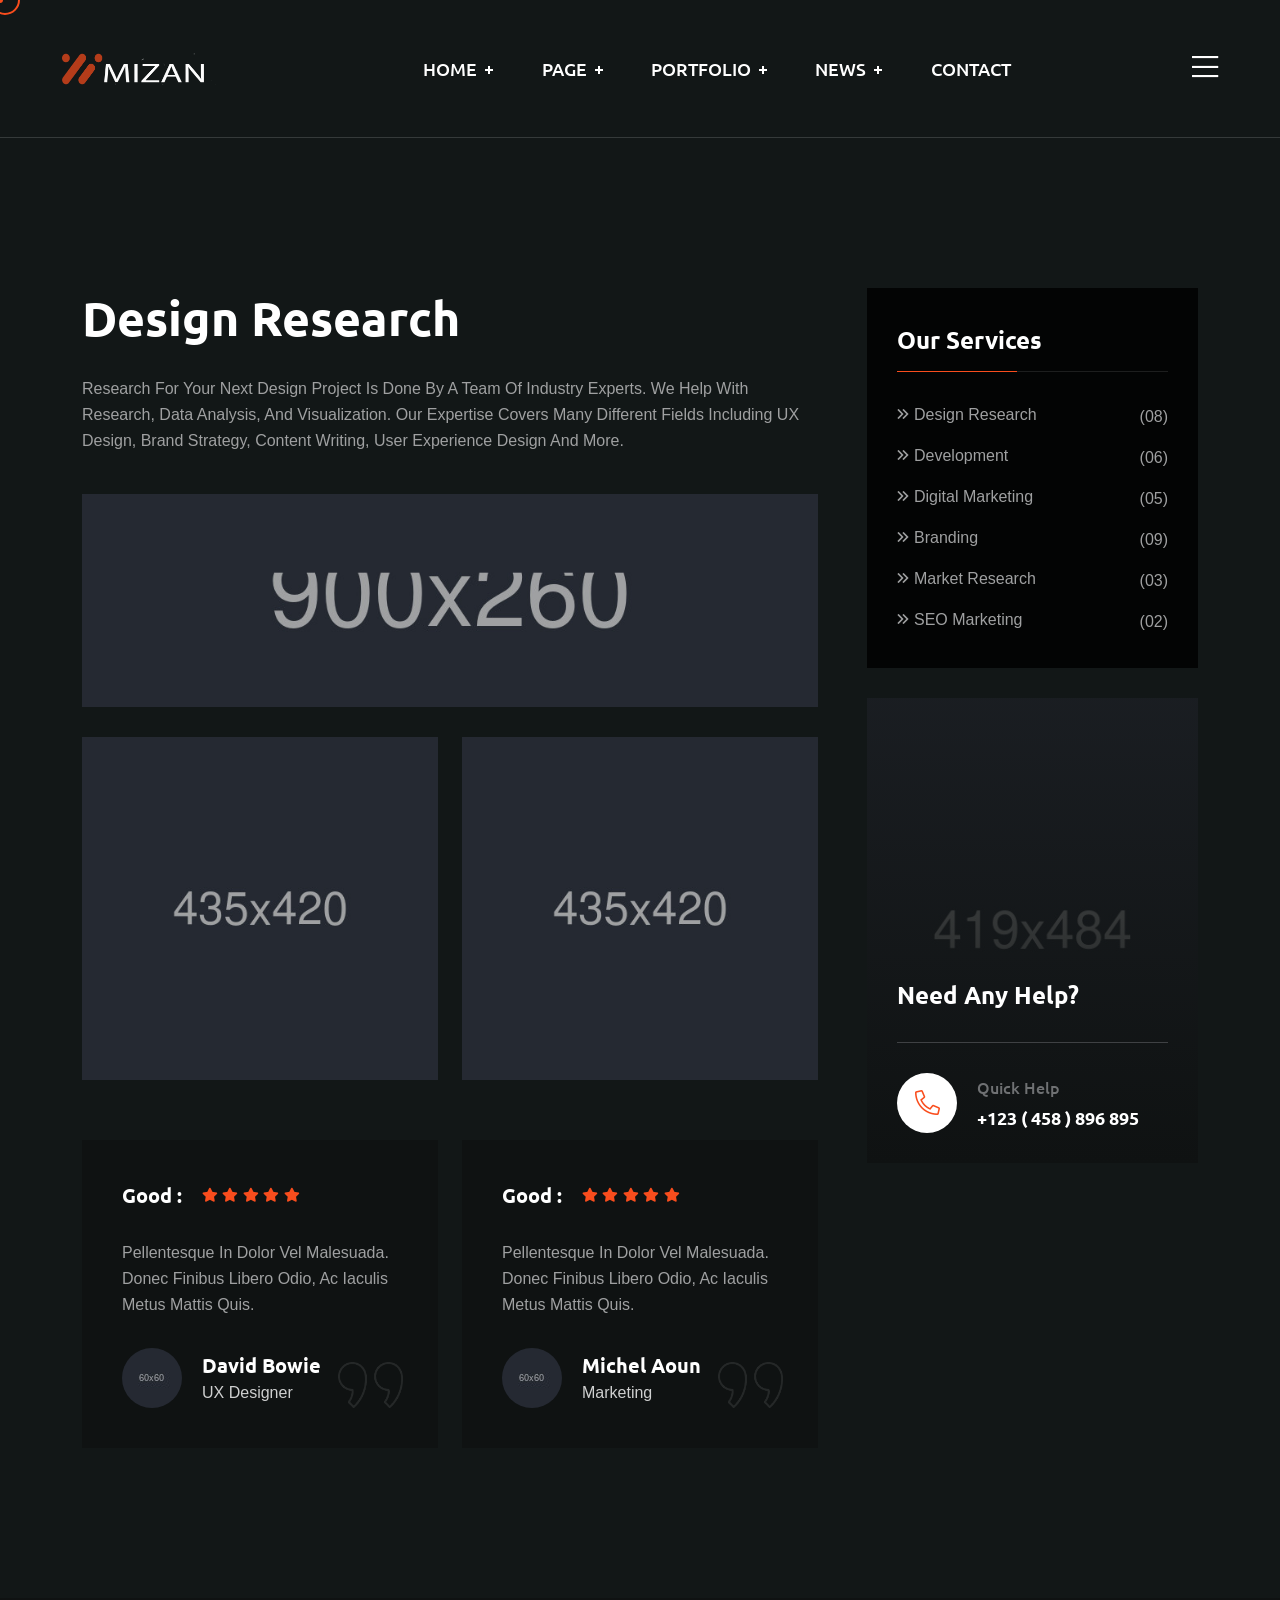
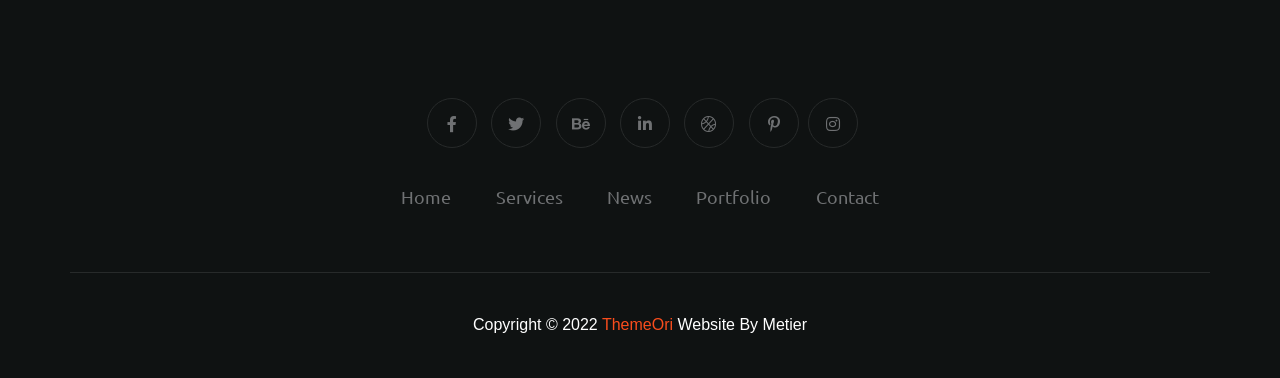
<file: services-details.html>
<!DOCTYPE html>
<html lang="en">
  <head>
    <!-- Start Meta -->
    <meta charset="UTF-8" />
    <meta http-equiv="X-UA-Compatible" content="IE=edge" />
    <meta name="description" content="Metier  - Portfolio HTML5 Template" />
    <meta
      name="keywords"
      content="Creative, Digital, multipage, landing, freelancer template"
    />
    <meta name="author" content="ThemeOri" />
    <meta name="viewport" content="width=device-width, initial-scale=1" />
    <!-- Title of Site -->
    <title>Metier - Portfolio HTML5 Template</title>
    <!-- Favicons -->
    <link rel="icon" type="image/png" href="assets/img/favicon.png" />
    <!-- Bootstrap CSS -->
    <link rel="stylesheet" href="assets/css/bootstrap.min.css" />
    <!-- font awesome -->
    <link rel="stylesheet" href="assets/css/all.css" />
    <!-- Animate CSS -->
    <link rel="stylesheet" href="assets/css/animate.css" />
    <!-- Swiper -->
    <link rel="stylesheet" href="assets/css/swiper-bundle.min.css" />
    <!-- Magnific -->
    <link rel="stylesheet" href="assets/css/magnific-popup.css" />
    <!-- Mean menu -->
    <link rel="stylesheet" href="assets/css/meanmenu.min.css" />
    <!-- Custom CSS -->
    <link rel="stylesheet" href="assets/sass/style.css" />
  </head>

  <body class="custom__cursor">
    <div class="custom__cursor-one"></div>
    <div class="custom__cursor-two"></div>
    <!-- Preloader start -->
    <div class="theme-loader">
      <div class="spinner">
        <div class="double-bounce1"></div>
        <div class="double-bounce2"></div>
      </div>
    </div>
    <!-- Preloader end -->
    <!-- Header Area Start -->
    <div class="header__area all-page">
      <div class="container custom-container">
        <div class="header__area-box">
          <div class="header__area-box-logo two">
            <a href="index.html">
              <img src="assets/img/logo-2.png" alt="" />
            </a>
            <div class="responsive-menu"></div>
          </div>
          <div class="header__area-box-main-menu meanmenu-responsive">
            <ul id="mobilemenu">
              <li class="menu-item-has-children">
                <a href="#">Home</a>
                <ul class="sub-menu">
                  <li><a href="index.html">Home 01</a></li>
                  <li><a href="index-2.html">Home 02</a></li>
                  <li><a href="index-3.html">Home 03</a></li>
                </ul>
              </li>
              <li class="menu-item-has-children">
                <a href="#">Page</a>
                <ul class="sub-menu">
                  <li><a href="about.html">About</a></li>
                  <li><a href="services.html">Services</a></li>
                  <li><a href="services-details.html">Services Details</a></li>
                  <li><a href="error.html">Error</a></li>
                </ul>
              </li>
              <li class="menu-item-has-children">
                <a href="#">Portfolio</a>
                <ul class="sub-menu">
                  <li><a href="portfolio-1.html">Portfolio 01</a></li>
                  <li><a href="portfolio-2.html">Portfolio 02</a></li>
                  <li><a href="portfolio-3.html">Portfolio 03</a></li>
                  <li>
                    <a href="portfolio-details.html">Portfolio Details 01</a>
                  </li>
                  <li>
                    <a href="portfolio-details-2.html">Portfolio Details 02</a>
                  </li>
                </ul>
              </li>
              <li class="menu-item-has-children">
                <a href="#">News</a>
                <ul class="sub-menu">
                  <li><a href="blog-standard.html">News</a></li>
                  <li><a href="blog-details.html">News Details</a></li>
                </ul>
              </li>
              <li><a href="contact.html">Contact</a></li>
            </ul>
          </div>
          <div class="header__area-box-sidebar">
            <div class="header__area-box-sidebar-popup-icon">
              <a href="#"><i class="fal fa-bars"></i></a>
            </div>
          </div>
          <!-- sidebar Menu Start -->
          <div class="header__area-box-sidebar-popup">
            <div class="sidebar-close-btn">
              <a href="#"><i class="fal fa-times"></i></a>
            </div>
            <div class="header__area-box-sidebar-popup-logo">
              <a href="index.html">
                <img src="assets/img/logo-2.png" alt="" />
              </a>
            </div>
            <p>
              Aliquam nibh tortor, faucibus quis ligula eget, faucibus auctor
              sapien. Fusce vulputate magna in magna pellentesque in mauris
              dignissim, imperdiet risus ac, congue nunc.
            </p>
            <div class="header__area-box-sidebar-popup-contact">
              <h4 class="mb-25">Contact Us</h4>
              <form action="#">
                <div class="row">
                  <div class="col-sm-12 mb-30">
                    <div
                      class="header__area-box-sidebar-popup-contact-form-item two"
                    >
                      <i class="far fa-user"></i>
                      <input
                        type="text"
                        name="name"
                        placeholder="Your Name"
                        required="required"
                      />
                    </div>
                  </div>
                  <div class="col-sm-12 mb-30">
                    <div
                      class="header__area-box-sidebar-popup-contact-form-item two"
                    >
                      <i class="far fa-envelope-open"></i>
                      <input
                        type="text"
                        name="email"
                        placeholder="Email Address"
                        required="required"
                      />
                    </div>
                  </div>
                  <div class="col-sm-12 mb-30">
                    <div
                      class="header__area-box-sidebar-popup-contact-form-item two"
                    >
                      <i class="fal fa-pen"></i>
                      <textarea
                        name="message"
                        rows="5"
                        placeholder="Message"
                      ></textarea>
                    </div>
                  </div>
                  <div class="col-sm-12">
                    <div
                      class="header__area-box-sidebar-popup-contact-form-item"
                    >
                      <button class="theme-btn-1" type="submit">
                        Submit Now<i class="fal fa-long-arrow-right"></i>
                      </button>
                    </div>
                  </div>
                </div>
              </form>
            </div>
            <div class="header__area-box-sidebar-popup-follow-us">
              <h4 class="mb-25">Follow Us</h4>
              <div class="header__area-box-sidebar-popup-follow-us-social two">
                <ul>
                  <li>
                    <a href="#"><i class="fab fa-facebook-f"></i></a>
                  </li>
                  <li>
                    <a href="#"><i class="fab fa-twitter"></i></a>
                  </li>
                  <li>
                    <a href="#"><i class="fab fa-instagram"></i></a>
                  </li>
                  <li>
                    <a href="#"><i class="fab fa-linkedin-in"></i></a>
                  </li>
                </ul>
              </div>
            </div>
          </div>
          <div class="sidebar-overlay"></div>
          <!-- sidebar Menu Start -->
        </div>
      </div>
    </div>
    <!-- Header Area End -->
    <!-- Services Details Area Start -->
    <div class="services__details section-padding">
      <div class="container">
        <div class="row">
          <div class="col-xl-8 col-lg-8">
            <div class="services__details-left">
              <div class="services__details-left-content mb-40">
                <h2 class="mb-30">Design Research</h2>
                <p>
                  Research for your next design project is done by a team of
                  industry experts. We help with research, data analysis, and
                  visualization. Our expertise covers many different fields
                  including UX Design, Brand Strategy, Content Writing, User
                  Experience Design and more.
                </p>
              </div>
              <div class="services__details-left-image mb-60">
                <img src="assets/img/services_details-1.jpg" alt="" />
                <div class="row mt-30">
                  <div class="col-sm-6 sm-mb-30">
                    <img
                      class="img__full"
                      src="assets/img/services_details-2.jpg"
                      alt=""
                    />
                  </div>
                  <div class="col-sm-6">
                    <img
                      class="img__full"
                      src="assets/img/services_details-3.jpg"
                      alt=""
                    />
                  </div>
                </div>
              </div>
              <div class="services__details-left-feedback">
                <div class="row">
                  <div class="col-xl-6 xl-mb-30">
                    <div class="feedback__area-item">
                      <div class="feedback__area-item-quote">
                        <img src="assets/img/icon/quote.png" alt="" />
                      </div>
                      <div class="feedback__area-item-reviews">
                        <h5>Good :</h5>
                        <ul>
                          <li>
                            <a href="#"><i class="fas fa-star"></i></a>
                          </li>
                          <li>
                            <a href="#"><i class="fas fa-star"></i></a>
                          </li>
                          <li>
                            <a href="#"><i class="fas fa-star"></i></a>
                          </li>
                          <li>
                            <a href="#"><i class="fas fa-star"></i></a>
                          </li>
                          <li>
                            <a href="#"><i class="fas fa-star"></i></a>
                          </li>
                        </ul>
                      </div>
                      <div class="feedback__area-item-content">
                        <p>
                          pellentesque in dolor vel malesuada. Donec finibus
                          libero odio, ac iaculis metus mattis quis.
                        </p>
                      </div>
                      <div class="feedback__area-item-bottom">
                        <div class="feedback__area-item-bottom-avatar">
                          <img src="assets/img/avatar/feedback-1.jpg" alt="" />
                        </div>
                        <div class="feedback__area-item-bottom-title">
                          <h5>david bowie</h5>
                          <span>UX Designer</span>
                        </div>
                      </div>
                    </div>
                  </div>
                  <div class="col-xl-6 lg-mb-30">
                    <div class="feedback__area-item">
                      <div class="feedback__area-item-quote">
                        <img src="assets/img/icon/quote.png" alt="" />
                      </div>
                      <div class="feedback__area-item-reviews">
                        <h5>Good :</h5>
                        <ul>
                          <li>
                            <a href="#"><i class="fas fa-star"></i></a>
                          </li>
                          <li>
                            <a href="#"><i class="fas fa-star"></i></a>
                          </li>
                          <li>
                            <a href="#"><i class="fas fa-star"></i></a>
                          </li>
                          <li>
                            <a href="#"><i class="fas fa-star"></i></a>
                          </li>
                          <li>
                            <a href="#"><i class="fas fa-star"></i></a>
                          </li>
                        </ul>
                      </div>
                      <div class="feedback__area-item-content">
                        <p>
                          pellentesque in dolor vel malesuada. Donec finibus
                          libero odio, ac iaculis metus mattis quis.
                        </p>
                      </div>
                      <div class="feedback__area-item-bottom">
                        <div class="feedback__area-item-bottom-avatar">
                          <img src="assets/img/avatar/feedback-2.jpg" alt="" />
                        </div>
                        <div class="feedback__area-item-bottom-title">
                          <h5>michel aoun</h5>
                          <span>Marketing</span>
                        </div>
                      </div>
                    </div>
                  </div>
                </div>
              </div>
            </div>
          </div>
          <div class="col-xl-4 col-lg-4">
            <div class="all__sidebar ml-25 xl-ml-0">
              <div class="all__sidebar-item services">
                <h4>Our Services</h4>
                <div class="all__sidebar-item-category">
                  <ul>
                    <li>
                      <a href="services-details.html"
                        ><i class="far fa-angle-double-right"></i>Design
                        Research<span>(08)</span></a
                      >
                    </li>
                    <li>
                      <a href="services-details.html"
                        ><i class="far fa-angle-double-right"></i
                        >Development<span>(06)</span></a
                      >
                    </li>
                    <li>
                      <a href="services-details.html"
                        ><i class="far fa-angle-double-right"></i>Digital
                        Marketing<span>(05)</span></a
                      >
                    </li>
                    <li>
                      <a href="services-details.html"
                        ><i class="far fa-angle-double-right"></i>Branding<span
                          >(09)</span
                        ></a
                      >
                    </li>
                    <li>
                      <a href="services-details.html"
                        ><i class="far fa-angle-double-right"></i>Market
                        Research<span>(03)</span></a
                      >
                    </li>
                    <li>
                      <a href="services-details.html"
                        ><i class="far fa-angle-double-right"></i>SEO
                        marketing<span>(02)</span></a
                      >
                    </li>
                  </ul>
                </div>
              </div>
              <div
                class="all__sidebar-item-help"
                data-background="assets/img/details-3.jpg"
              >
                <h4>Need Any Help?</h4>
                <div class="all__sidebar-item-help-contact">
                  <div class="all__sidebar-item-help-contact-icon">
                    <i class="fal fa-phone-alt"></i>
                  </div>
                  <div class="all__sidebar-item-help-contact-content">
                    <span>Quick Help</span>
                    <h6>
                      <a href="tel:+123(458)896895">+123 ( 458 ) 896 895</a>
                    </h6>
                  </div>
                </div>
              </div>
            </div>
          </div>
        </div>
      </div>
    </div>
    <!-- Services Details Area End -->
    <!-- Footer Area Start -->
    <div class="footer__area pt-60 pb-60">
      <div class="container">
        <div class="row align-items-center">
          <div class="col-xl-12">
            <div class="footer__area-widget t-center">
              <div class="footer__area-widget-about m-0">
                <div class="footer__area-widget-about-social three">
                  <ul>
                    <li>
                      <a href="#"><i class="fab fa-facebook-f"></i></a>
                    </li>
                    <li>
                      <a href="#"><i class="fab fa-twitter"></i></a>
                    </li>
                    <li>
                      <a href="#"><i class="fab fa-behance"></i></a>
                    </li>
                    <li>
                      <a href="#"><i class="fab fa-linkedin-in"></i></a>
                    </li>
                    <li>
                      <a href="#"><i class="fal fa-basketball-ball"></i></a>
                    </li>
                    <li>
                      <a href="#"><i class="fab fa-pinterest-p"></i></a>
                    </li>
                    <li>
                      <a href="#"><i class="fab fa-instagram"></i></a>
                    </li>
                  </ul>
                </div>
                <div class="footer__area-widget-about-menu three">
                  <ul>
                    <li><a href="index.html">Home</a></li>
                    <li><a href="services.html">Services</a></li>
                    <li><a href="blog-standard.html">News</a></li>
                    <li><a href="portfolio-1.html">Portfolio</a></li>
                    <li><a href="contact.html">Contact</a></li>
                  </ul>
                </div>
              </div>
            </div>
          </div>
        </div>
      </div>
    </div>
    <!-- Footer Area End -->
    <!-- Copyright Area Start -->
    <div class="copyright__area">
      <div class="container">
        <div class="row align-items-center copyright__area-border">
          <div class="col-xl-12">
            <div class="copyright__area-left t-center">
              <p>
                Copyright © 2022<a href="index.html"> ThemeOri</a> Website by
                Metier
              </p>
            </div>
          </div>
        </div>
      </div>
    </div>
    <!-- Copyright Area End -->
    <!-- Scroll Btn Start -->
    <div class="scroll-up">
      <svg
        class="scroll-circle svg-content"
        width="100%"
        height="100%"
        viewBox="-1 -1 102 102"
      >
        <path d="M50,1 a49,49 0 0,1 0,98 a49,49 0 0,1 0,-98" />
      </svg>
    </div>
    <!-- Scroll Btn End -->
    <!-- Main JS -->
    <script src="assets/js/jquery-3.6.0.min.js"></script>
    <!-- Bootstrap JS -->
    <script src="assets/js/bootstrap.min.js"></script>
    <!-- Counter up -->
    <script src="assets/js/jquery.counterup.min.js"></script>
    <!-- Popper JS -->
    <script src="assets/js/popper.min.js"></script>
    <!-- Progressbar JS -->
    <script src="assets/js/progressbar.min.js"></script>
    <!-- Magnific JS -->
    <script src="assets/js/jquery.magnific-popup.min.js"></script>
    <!-- Swiper JS -->
    <script src="assets/js/swiper-bundle.min.js"></script>
    <!-- Waypoints JS -->
    <script src="assets/js/jquery.waypoints.min.js"></script>
    <!-- Isotope JS -->
    <script src="assets/js/isotope.pkgd.min.js"></script>
    <!-- Mean menu -->
    <script src="assets/js/jquery.meanmenu.min.js"></script>
    <!-- Custom JS -->
    <script src="assets/js/custom.js"></script>
  </body>
</html>
</file>
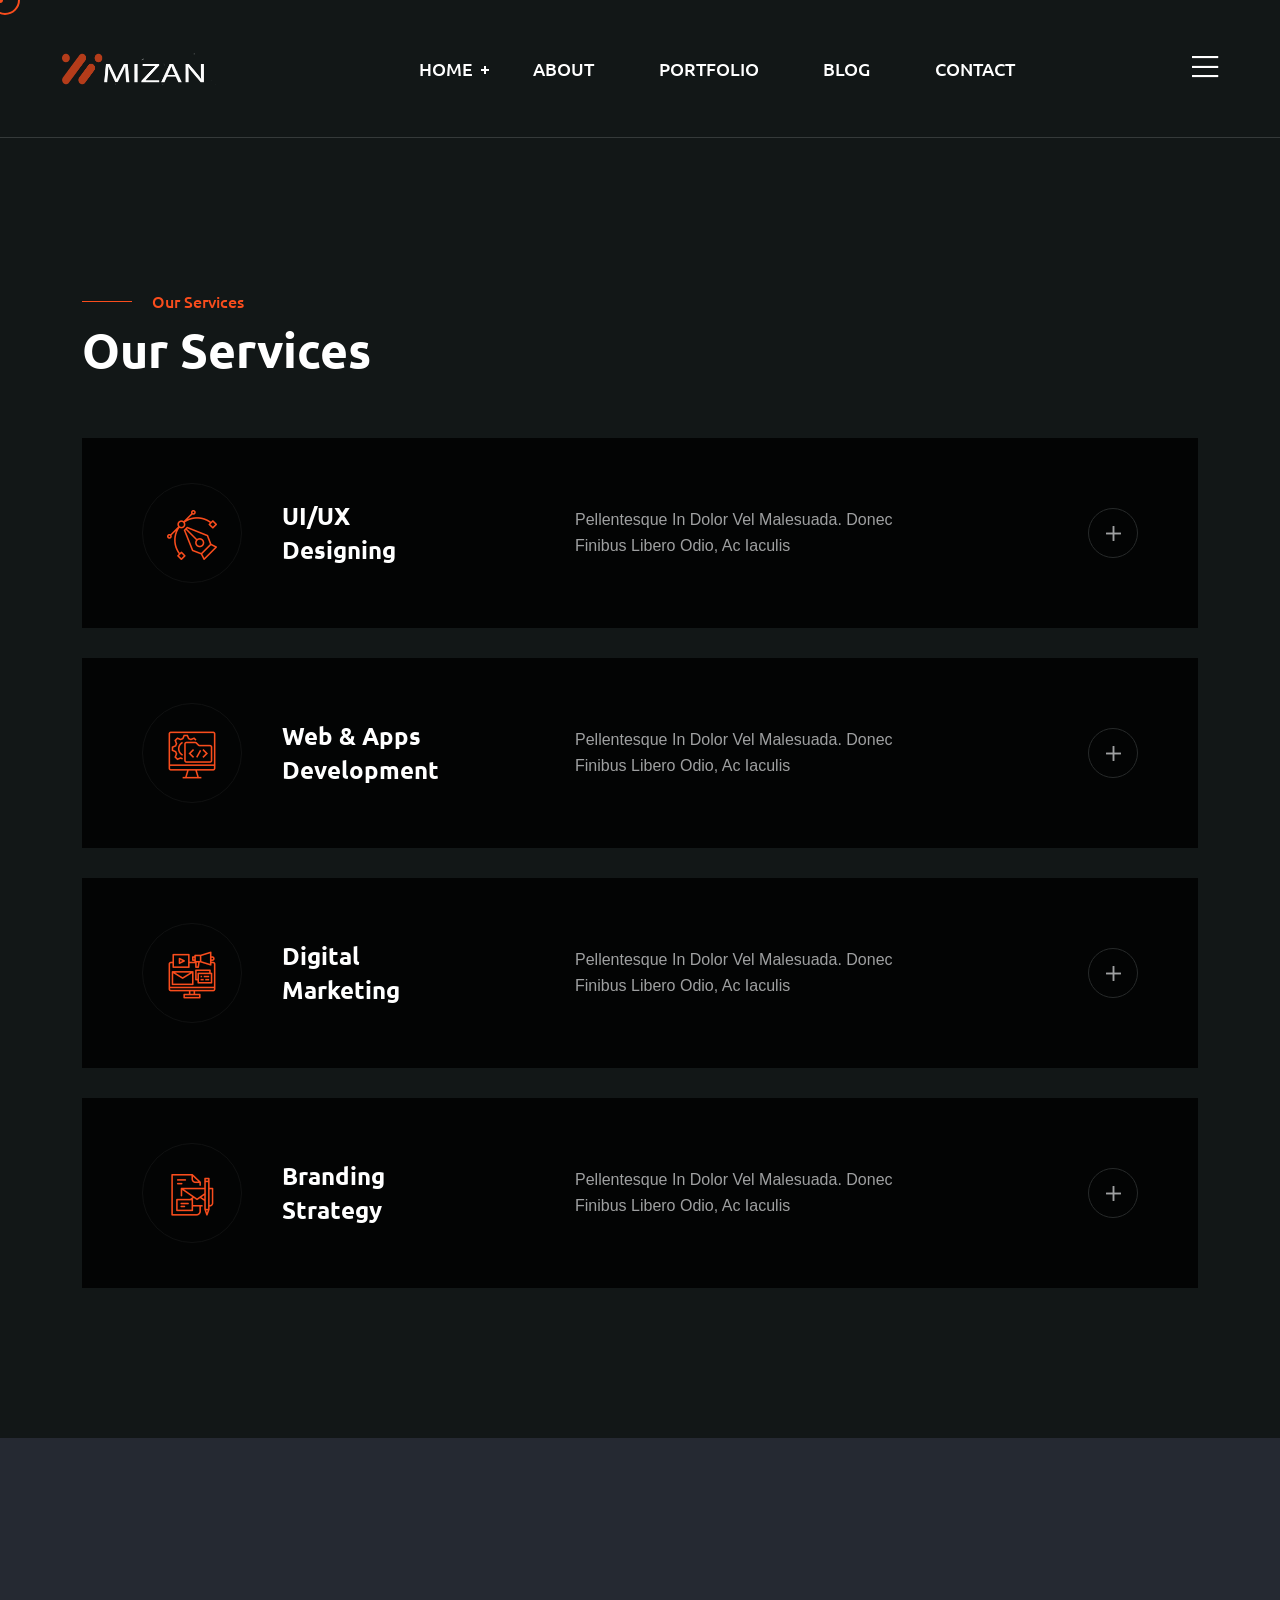
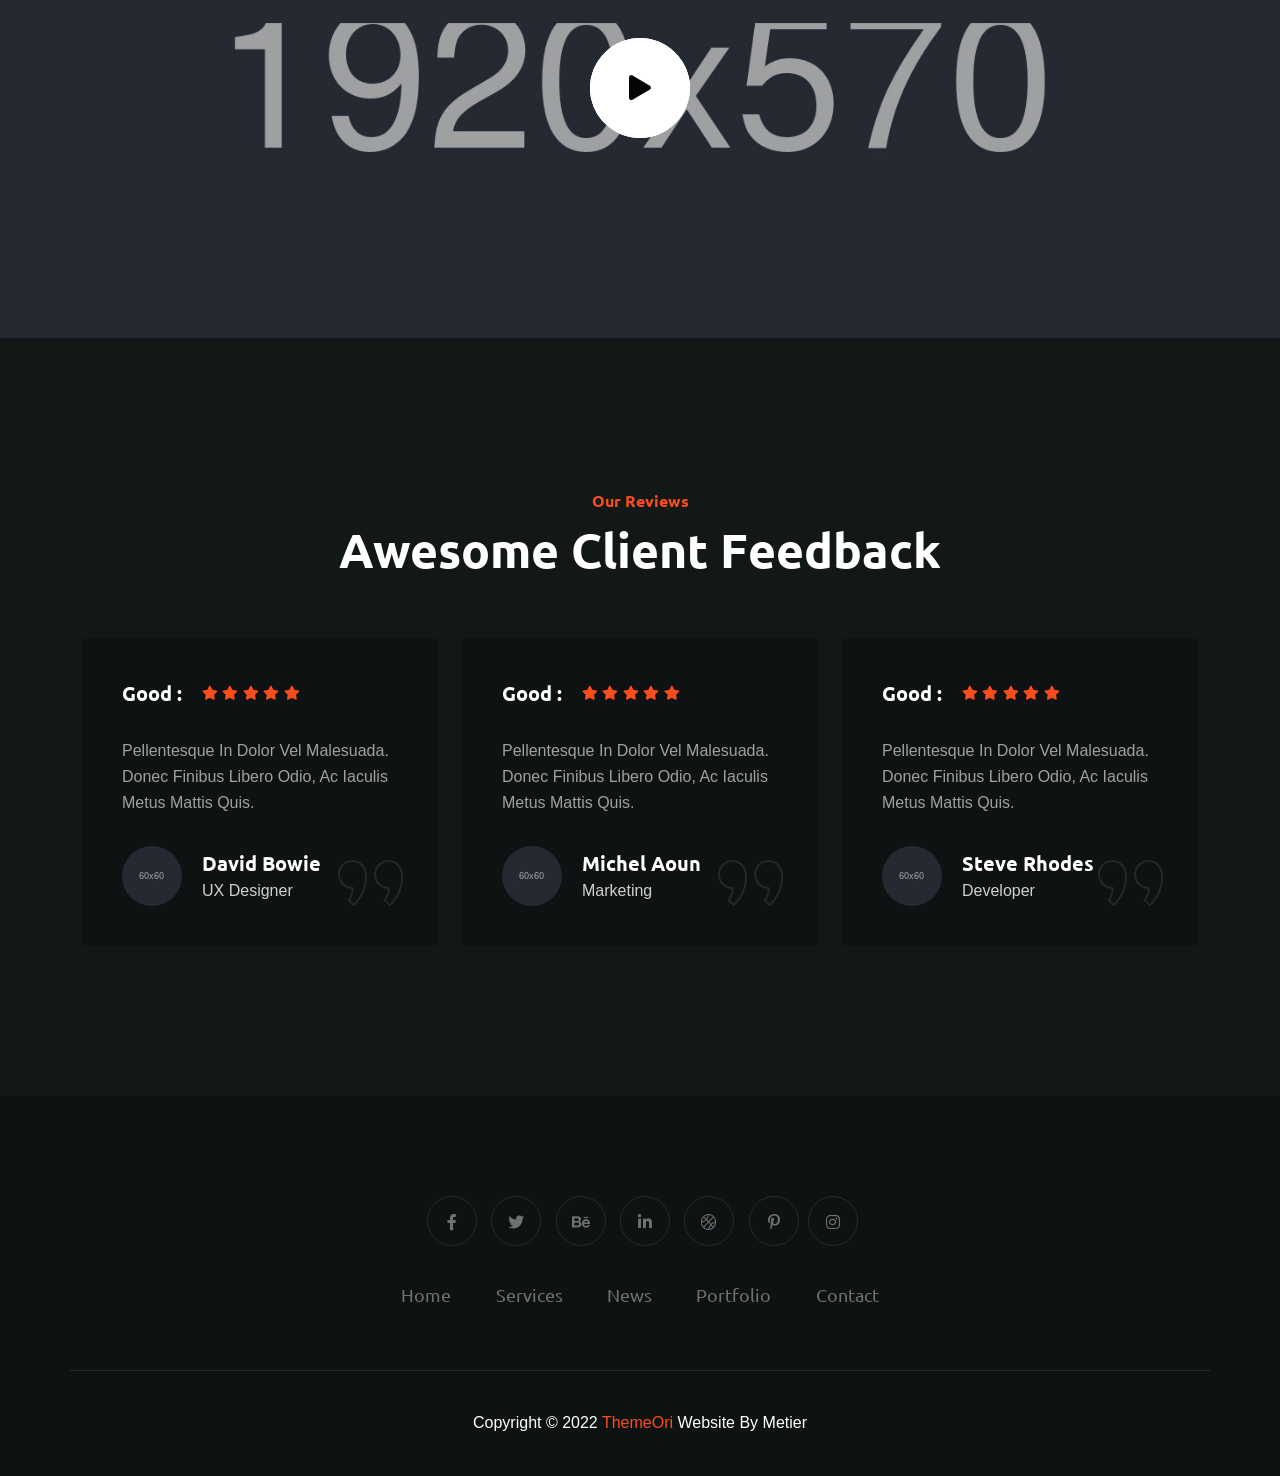
<file: services.html>
<!DOCTYPE html>
<html lang="en">
  <head>
    <!-- Start Meta -->
    <meta charset="UTF-8" />
    <meta http-equiv="X-UA-Compatible" content="IE=edge" />
    <meta name="description" content="Metier  - Portfolio HTML5 Template" />
    <meta
      name="keywords"
      content="Creative, Digital, multipage, landing, freelancer template"
    />
    <meta name="author" content="ThemeOri" />
    <meta name="viewport" content="width=device-width, initial-scale=1" />
    <!-- Title of Site -->
    <title>Metier - Portfolio HTML5 Template</title>
    <!-- Favicons -->
    <link rel="icon" type="image/png" href="assets/img/favicon.png" />
    <!-- Bootstrap CSS -->
    <link rel="stylesheet" href="assets/css/bootstrap.min.css" />
    <!-- font awesome -->
    <link rel="stylesheet" href="assets/css/all.css" />
    <!-- Animate CSS -->
    <link rel="stylesheet" href="assets/css/animate.css" />
    <!-- Swiper -->
    <link rel="stylesheet" href="assets/css/swiper-bundle.min.css" />
    <!-- Magnific -->
    <link rel="stylesheet" href="assets/css/magnific-popup.css" />
    <!-- Mean menu -->
    <link rel="stylesheet" href="assets/css/meanmenu.min.css" />
    <!-- Custom CSS -->
    <link rel="stylesheet" href="assets/sass/style.css" />
  </head>

  <body class="custom__cursor">
    <div class="custom__cursor-one"></div>
    <div class="custom__cursor-two"></div>
    <!-- Preloader start -->
    <div class="theme-loader">
      <div class="spinner">
        <div class="double-bounce1"></div>
        <div class="double-bounce2"></div>
      </div>
    </div>
    <!-- Preloader end -->
    <!-- Header Area Start -->
    <div class="header__area all-page">
      <div class="container custom-container">
        <div class="header__area-box">
          <div class="header__area-box-logo two">
            <a href="index.html">
              <img src="assets/img/logo-2.png" alt="" />
            </a>
            <div class="responsive-menu"></div>
          </div>
          <div class="header__area-box-main-menu meanmenu-responsive">
            <ul id="mobilemenu">
              <li class="menu-item-has-children">
              <!--   <a href="#">Home</a>
                <ul class="sub-menu">
                  <li><a href="index.html">Home 01</a></li>
                  <li><a href="index-2.html">Home 02</a></li>
                  <li><a href="index-3.html">Home 03</a></li>
                </ul>
              </li>
              <li class="menu-item-has-children"> -->
                <a href="index.html">Home</a>
                <li><a href="about.html">About</a></li>
                <li><a href="portfolio-1.html">Portfolio</a></li>
                <li><a href="blog-standard.html">Blog</a></li>
                <li><a href="contact.html">Contact</a></li>
             <!--  <li class="menu-item-has-children">
                <a href="#">Portfolio</a>
                <ul class="sub-menu">
                  <li><a href="portfolio-1.html">Portfolio 01</a></li>
                  <li><a href="portfolio-2.html">Portfolio 02</a></li>
                  <li><a href="portfolio-3.html">Portfolio 03</a></li>
                  <li>
                    <a href="portfolio-details.html">Portfolio Details 01</a>
                  </li>
                  <li>
                    <a href="portfolio-details-2.html">Portfolio Details 02</a>
                  </li>
                </ul>
              </li>
              <li class="menu-item-has-children">
                <a href="#">News</a>
                <ul class="sub-menu">
                  <li><a href="blog-standard.html">News</a></li>
                  <li><a href="blog-details.html">News Details</a></li>
                </ul>
              </li>
              <li><a href="contact.html">Contact</a></li> -->
            </ul>
          </div>
          <div class="header__area-box-sidebar">
            <div class="header__area-box-sidebar-popup-icon">
              <a href="#"><i class="fal fa-bars"></i></a>
            </div>
          </div>
          <!-- sidebar Menu Start -->
          <div class="header__area-box-sidebar-popup">
            <div class="sidebar-close-btn">
              <a href="#"><i class="fal fa-times"></i></a>
            </div>
            <div class="header__area-box-sidebar-popup-logo">
              <a href="index.html">
                <img src="assets/img/logo-2.png" alt="" />
              </a>
            </div>
            <p>
              Aliquam nibh tortor, faucibus quis ligula eget, faucibus auctor
              sapien. Fusce vulputate magna in magna pellentesque in mauris
              dignissim, imperdiet risus ac, congue nunc.
            </p>
            <div class="header__area-box-sidebar-popup-contact">
              <h4 class="mb-25">Contact Us</h4>
              <form action="#">
                <div class="row">
                  <div class="col-sm-12 mb-30">
                    <div
                      class="header__area-box-sidebar-popup-contact-form-item two"
                    >
                      <i class="far fa-user"></i>
                      <input
                        type="text"
                        name="name"
                        placeholder="Your Name"
                        required="required"
                      />
                    </div>
                  </div>
                  <div class="col-sm-12 mb-30">
                    <div
                      class="header__area-box-sidebar-popup-contact-form-item two"
                    >
                      <i class="far fa-envelope-open"></i>
                      <input
                        type="text"
                        name="email"
                        placeholder="Email Address"
                        required="required"
                      />
                    </div>
                  </div>
                  <div class="col-sm-12 mb-30">
                    <div
                      class="header__area-box-sidebar-popup-contact-form-item two"
                    >
                      <i class="fal fa-pen"></i>
                      <textarea
                        name="message"
                        rows="5"
                        placeholder="Message"
                      ></textarea>
                    </div>
                  </div>
                  <div class="col-sm-12">
                    <div
                      class="header__area-box-sidebar-popup-contact-form-item"
                    >
                      <button class="theme-btn-1" type="submit">
                        Submit Now<i class="fal fa-long-arrow-right"></i>
                      </button>
                    </div>
                  </div>
                </div>
              </form>
            </div>
            <div class="header__area-box-sidebar-popup-follow-us">
              <h4 class="mb-25">Follow Us</h4>
              <div class="header__area-box-sidebar-popup-follow-us-social two">
                <ul>
                  <li>
                    <a href="#"><i class="fab fa-facebook-f"></i></a>
                  </li>
                  <li>
                    <a href="#"><i class="fab fa-twitter"></i></a>
                  </li>
                  <li>
                    <a href="#"><i class="fab fa-instagram"></i></a>
                  </li>
                  <li>
                    <a href="#"><i class="fab fa-linkedin-in"></i></a>
                  </li>
                </ul>
              </div>
            </div>
          </div>
          <div class="sidebar-overlay"></div>
          <!-- sidebar Menu Start -->
        </div>
      </div>
    </div>
    <!-- Header Area End -->
    <!-- Services Area Start -->
    <div class="services__page section-padding">
      <div class="container">
        <div class="row mb-60">
          <div class="col-xl-6 col-lg-8">
            <div class="services__page-title lg-t-center">
              <span class="subtitle">Our Services</span>
              <h2>Our Services</h2>
            </div>
          </div>
        </div>
        <div class="row">
          <div class="col-xl-12 mb-30">
            <div class="services__page-item">
              <div class="services__page-item-left">
                <div class="services__page-item-left-icon">
                  <img src="assets/img/icon/service-1.png" alt="" />
                  <div class="services__area-item-icon-one">
                    <img src="assets/img/icon/services-1.png" alt="" />
                  </div>
                </div>
                <div class="services__page-item-left-content">
                  <h4><a href="services-details.html">UI/UX Designing</a></h4>
                </div>
              </div>
              <div class="services__page-item-center">
                <p>
                  pellentesque in dolor vel malesuada. Donec finibus libero
                  odio, ac iaculis
                </p>
              </div>
              <div class="services__page-item-right">
                <a href="services-details.html"><i class="fal fa-plus"></i></a>
              </div>
            </div>
          </div>
          <div class="col-xl-12 mb-30">
            <div class="services__page-item">
              <div class="services__page-item-left">
                <div class="services__page-item-left-icon">
                  <img src="assets/img/icon/service-2.png" alt="" />
                  <div class="services__area-item-icon-one">
                    <img src="assets/img/icon/services-2.png" alt="" />
                  </div>
                </div>
                <div class="services__page-item-left-content">
                  <h4>
                    <a href="services-details.html">Web & apps Development</a>
                  </h4>
                </div>
              </div>
              <div class="services__page-item-center">
                <p>
                  pellentesque in dolor vel malesuada. Donec finibus libero
                  odio, ac iaculis
                </p>
              </div>
              <div class="services__page-item-right">
                <a href="services-details.html"><i class="fal fa-plus"></i></a>
              </div>
            </div>
          </div>
          <div class="col-xl-12 mb-30">
            <div class="services__page-item">
              <div class="services__page-item-left">
                <div class="services__page-item-left-icon">
                  <img src="assets/img/icon/service-3.png" alt="" />
                  <div class="services__area-item-icon-one">
                    <img src="assets/img/icon/services-3.png" alt="" />
                  </div>
                </div>
                <div class="services__page-item-left-content">
                  <h4><a href="services-details.html">Digital Marketing</a></h4>
                </div>
              </div>
              <div class="services__page-item-center">
                <p>
                  pellentesque in dolor vel malesuada. Donec finibus libero
                  odio, ac iaculis
                </p>
              </div>
              <div class="services__page-item-right">
                <a href="services-details.html"><i class="fal fa-plus"></i></a>
              </div>
            </div>
          </div>
          <div class="col-xl-12">
            <div class="services__page-item">
              <div class="services__page-item-left">
                <div class="services__page-item-left-icon">
                  <img src="assets/img/icon/service-4.png" alt="" />
                  <div class="services__area-item-icon-one">
                    <img src="assets/img/icon/services-4.png" alt="" />
                  </div>
                </div>
                <div class="services__page-item-left-content">
                  <h4><a href="#">Branding strategy</a></h4>
                </div>
              </div>
              <div class="services__page-item-center">
                <p>
                  pellentesque in dolor vel malesuada. Donec finibus libero
                  odio, ac iaculis
                </p>
              </div>
              <div class="services__page-item-right">
                <a href="#"><i class="fal fa-plus"></i></a>
              </div>
            </div>
          </div>
        </div>
      </div>
    </div>
    <!-- Services Area End -->
    <!-- Video Area Start -->
    <div class="video__area" data-background="assets/img/video-1.jpg">
      <div class="container">
        <div class="row">
          <div class="col-xl-12">
            <div class="video__area-play-icon video-pulse">
              <a
                class="video-popup"
                href="https://www.youtube.com/watch?v=0WC-tD-njcA"
                ><i class="fas fa-play"></i
              ></a>
            </div>
          </div>
        </div>
      </div>
    </div>
    <!-- Video Area End -->
    <!-- Feedback Area Start -->
    <div class="feedback__area section-padding">
      <div class="container">
        <div class="row mb-60">
          <div class="col-xl-12">
            <div class="feedback__area-title">
              <span class="subtitle-one">Our Reviews</span>
              <h2>Awesome client Feedback</h2>
            </div>
          </div>
        </div>
        <div class="row">
          <div class="col-xl-4 col-lg-6 xl-mb-30">
            <div class="feedback__area-item">
              <div class="feedback__area-item-quote">
                <img src="assets/img/icon/quote.png" alt="" />
              </div>
              <div class="feedback__area-item-reviews">
                <h5>Good :</h5>
                <ul>
                  <li>
                    <a href="#"><i class="fas fa-star"></i></a>
                  </li>
                  <li>
                    <a href="#"><i class="fas fa-star"></i></a>
                  </li>
                  <li>
                    <a href="#"><i class="fas fa-star"></i></a>
                  </li>
                  <li>
                    <a href="#"><i class="fas fa-star"></i></a>
                  </li>
                  <li>
                    <a href="#"><i class="fas fa-star"></i></a>
                  </li>
                </ul>
              </div>
              <div class="feedback__area-item-content">
                <p>
                  pellentesque in dolor vel malesuada. Donec finibus libero
                  odio, ac iaculis metus mattis quis.
                </p>
              </div>
              <div class="feedback__area-item-bottom">
                <div class="feedback__area-item-bottom-avatar">
                  <img src="assets/img/avatar/feedback-1.jpg" alt="" />
                </div>
                <div class="feedback__area-item-bottom-title">
                  <h5>david bowie</h5>
                  <span>UX Designer</span>
                </div>
              </div>
            </div>
          </div>
          <div class="col-xl-4 col-lg-6 lg-mb-30">
            <div class="feedback__area-item">
              <div class="feedback__area-item-quote">
                <img src="assets/img/icon/quote.png" alt="" />
              </div>
              <div class="feedback__area-item-reviews">
                <h5>Good :</h5>
                <ul>
                  <li>
                    <a href="#"><i class="fas fa-star"></i></a>
                  </li>
                  <li>
                    <a href="#"><i class="fas fa-star"></i></a>
                  </li>
                  <li>
                    <a href="#"><i class="fas fa-star"></i></a>
                  </li>
                  <li>
                    <a href="#"><i class="fas fa-star"></i></a>
                  </li>
                  <li>
                    <a href="#"><i class="fas fa-star"></i></a>
                  </li>
                </ul>
              </div>
              <div class="feedback__area-item-content">
                <p>
                  pellentesque in dolor vel malesuada. Donec finibus libero
                  odio, ac iaculis metus mattis quis.
                </p>
              </div>
              <div class="feedback__area-item-bottom">
                <div class="feedback__area-item-bottom-avatar">
                  <img src="assets/img/avatar/feedback-2.jpg" alt="" />
                </div>
                <div class="feedback__area-item-bottom-title">
                  <h5>michel aoun</h5>
                  <span>Marketing</span>
                </div>
              </div>
            </div>
          </div>
          <div class="col-xl-4 col-lg-6">
            <div class="feedback__area-item">
              <div class="feedback__area-item-quote">
                <img src="assets/img/icon/quote.png" alt="" />
              </div>
              <div class="feedback__area-item-reviews">
                <h5>Good :</h5>
                <ul>
                  <li>
                    <a href="#"><i class="fas fa-star"></i></a>
                  </li>
                  <li>
                    <a href="#"><i class="fas fa-star"></i></a>
                  </li>
                  <li>
                    <a href="#"><i class="fas fa-star"></i></a>
                  </li>
                  <li>
                    <a href="#"><i class="fas fa-star"></i></a>
                  </li>
                  <li>
                    <a href="#"><i class="fas fa-star"></i></a>
                  </li>
                </ul>
              </div>
              <div class="feedback__area-item-content">
                <p>
                  pellentesque in dolor vel malesuada. Donec finibus libero
                  odio, ac iaculis metus mattis quis.
                </p>
              </div>
              <div class="feedback__area-item-bottom">
                <div class="feedback__area-item-bottom-avatar">
                  <img src="assets/img/avatar/feedback-3.jpg" alt="" />
                </div>
                <div class="feedback__area-item-bottom-title">
                  <h5>steve rhodes</h5>
                  <span>Developer</span>
                </div>
              </div>
            </div>
          </div>
        </div>
      </div>
    </div>
    <!-- Feedback Area End -->
    <!-- Footer Area Start -->
    <div class="footer__area pt-60 pb-60">
      <div class="container">
        <div class="row align-items-center">
          <div class="col-xl-12">
            <div class="footer__area-widget t-center">
              <div class="footer__area-widget-about m-0">
                <div class="footer__area-widget-about-social three">
                  <ul>
                    <li>
                      <a href="#"><i class="fab fa-facebook-f"></i></a>
                    </li>
                    <li>
                      <a href="#"><i class="fab fa-twitter"></i></a>
                    </li>
                    <li>
                      <a href="#"><i class="fab fa-behance"></i></a>
                    </li>
                    <li>
                      <a href="#"><i class="fab fa-linkedin-in"></i></a>
                    </li>
                    <li>
                      <a href="#"><i class="fal fa-basketball-ball"></i></a>
                    </li>
                    <li>
                      <a href="#"><i class="fab fa-pinterest-p"></i></a>
                    </li>
                    <li>
                      <a href="#"><i class="fab fa-instagram"></i></a>
                    </li>
                  </ul>
                </div>
                <div class="footer__area-widget-about-menu three">
                  <ul>
                    <li><a href="index.html">Home</a></li>
                    <li><a href="services.html">Services</a></li>
                    <li><a href="blog-standard.html">News</a></li>
                    <li><a href="portfolio-1.html">Portfolio</a></li>
                    <li><a href="contact.html">Contact</a></li>
                  </ul>
                </div>
              </div>
            </div>
          </div>
        </div>
      </div>
    </div>
    <!-- Footer Area End -->
    <!-- Copyright Area Start -->
    <div class="copyright__area">
      <div class="container">
        <div class="row align-items-center copyright__area-border">
          <div class="col-xl-12">
            <div class="copyright__area-left t-center">
              <p>
                Copyright © 2022<a href="index.html"> ThemeOri</a> Website by
                Metier
              </p>
            </div>
          </div>
        </div>
      </div>
    </div>
    <!-- Copyright Area End -->
    <!-- Scroll Btn Start -->
    <div class="scroll-up">
      <svg
        class="scroll-circle svg-content"
        width="100%"
        height="100%"
        viewBox="-1 -1 102 102"
      >
        <path d="M50,1 a49,49 0 0,1 0,98 a49,49 0 0,1 0,-98" />
      </svg>
    </div>
    <!-- Scroll Btn End -->
    <!-- Main JS -->
    <script src="assets/js/jquery-3.6.0.min.js"></script>
    <!-- Bootstrap JS -->
    <script src="assets/js/bootstrap.min.js"></script>
    <!-- Counter up -->
    <script src="assets/js/jquery.counterup.min.js"></script>
    <!-- Popper JS -->
    <script src="assets/js/popper.min.js"></script>
    <!-- Progressbar JS -->
    <script src="assets/js/progressbar.min.js"></script>
    <!-- Magnific JS -->
    <script src="assets/js/jquery.magnific-popup.min.js"></script>
    <!-- Swiper JS -->
    <script src="assets/js/swiper-bundle.min.js"></script>
    <!-- Waypoints JS -->
    <script src="assets/js/jquery.waypoints.min.js"></script>
    <!-- Isotope JS -->
    <script src="assets/js/isotope.pkgd.min.js"></script>
    <!-- Mean menu -->
    <script src="assets/js/jquery.meanmenu.min.js"></script>
    <!-- Custom JS -->
    <script src="assets/js/custom.js"></script>
  </body>
</html>
</file>
<file: assets/sass/style.css>
/*==========================================================================
    Nane:Educaion website
    Varsion:1.0.2
    Author:Md.Mizanur Rahman
    Author Url:
========================================================================== */
/*==========================================================================
Color
========================================================================== */
/*==========================================================================
Common Css
==========================================================================*/
@import url("https://fonts.googleapis.com/css2?family=Lora:wght@400;500;600;700&display=swap");
@import url("https://fonts.googleapis.com/css2?family=Ubuntu:wght@300;400;500;700&display=swap");
body {
  font-family: "Inter", sans-serif;
  color: #CFD0D0;
  font-size: 16px;
  line-height: 26px;
  font-weight: 400;
  text-transform: capitalize;
}

img {
  max-width: 100%;
  height: auto;
  transition: all 0.4s ease-out 0s;
}

a {
  outline: none;
  color: inherit;
  text-decoration: none;
}

a,
button,
i {
  text-decoration: none;
  color: inherit;
}

a:focus,
a:hover {
  text-decoration: none;
  color: inherit;
}

.section-padding {
  padding: 150px 0px;
}

@media (max-width: 575px) {
  .section-padding {
    padding: 90px 0px;
  }
}
.display-none {
  display: none;
}

.img__full {
  width: 100%;
}

/*==========================================================================
Form
==========================================================================*/
button,
input[type=button],
input[type=reset],
input[type=submit] {
  border: 1px solid #272A2A;
  border-color: transparent;
  border-radius: 0px;
  background: #F94D1D;
  color: #FFFFFF;
  line-height: 1;
  padding: 0.6em 1em 0.4em;
}

button:hover,
input[type=button]:hover,
input[type=reset]:hover,
input[type=submit]:hover {
  border-color: transparent;
}

button:active,
button:focus,
input[type=button]:active,
input[type=button]:focus,
input[type=reset]:active,
input[type=reset]:focus,
input[type=submit]:active,
input[type=submit]:focus {
  border-color: transparent;
}

input[type=text],
input[type=email],
input[type=url],
input[type=password],
input[type=search],
input[type=number],
input[type=tel],
input[type=range],
input[type=date],
input[type=month],
input[type=week],
input[type=time],
input[type=datetime],
input[type=datetime-local],
input[type=color],
textarea {
  color: #FFFFFF;
  border: 1px solid;
  border-radius: 0px;
  width: 100%;
  height: 60px;
  border: 1px solid #272A2A;
  background: #FFFFFF;
  padding-left: 20px;
}

input[type=text]:focus,
input[type=email]:focus,
input[type=url]:focus,
input[type=password]:focus,
input[type=search]:focus,
input[type=number]:focus,
input[type=tel]:focus,
input[type=range]:focus,
input[type=date]:focus,
input[type=month]:focus,
input[type=week]:focus,
input[type=time]:focus,
input[type=datetime]:focus,
input[type=datetime-local]:focus,
input[type=color]:focus,
textarea:focus {
  color: #FFFFFF;
  outline: none;
  box-shadow: none;
  border-color: #F94D1D;
}

select {
  border: 1px solid #3F4144;
}

textarea {
  width: 100%;
  height: 150px;
  padding-top: 15px;
}

button,
button:hover,
button:focus {
  box-shadow: none;
  border: none;
  outline: none;
}

/*==========================================================================
Hedging CSS
==========================================================================*/
h1 {
  font-size: 84px;
  line-height: 94px;
  padding: 0;
  margin: 0;
  color: #FFFFFF;
  font-family: "Ubuntu", sans-serif;
  font-weight: 700;
}

h2 {
  font-size: 48px;
  line-height: 58px;
  padding: 0;
  margin: 0;
  color: #FFFFFF;
  font-family: "Ubuntu", sans-serif;
  font-weight: 700;
}

h3 {
  font-size: 30px;
  line-height: 40px;
  padding: 0;
  margin: 0;
  color: #FFFFFF;
  font-family: "Ubuntu", sans-serif;
  font-weight: 700;
}

h4 {
  font-size: 24px;
  line-height: 34px;
  padding: 0;
  margin: 0;
  color: #FFFFFF;
  font-family: "Ubuntu", sans-serif;
  font-weight: 700;
}

h5 {
  font-size: 20px;
  line-height: 30px;
  padding: 0;
  margin: 0;
  color: #FFFFFF;
  font-family: "Ubuntu", sans-serif;
  font-weight: 700;
}

h6 {
  font-size: 18px;
  line-height: 28px;
  padding: 0;
  margin: 0;
  color: #FFFFFF;
  font-family: "Ubuntu", sans-serif;
  font-weight: 700;
}

p {
  font-size: 16px;
  line-height: 26px;
  padding: 0;
  margin: 0;
  color: #9FA0A1;
  font-family: "Inter", sans-serif;
}

.t-left {
  text-align: left;
}

.t-center {
  text-align: center;
}

.t-right {
  text-align: right;
}

@media (max-width: 767px) {
  h2 {
    font-size: 46px;
    line-height: 56px;
  }
}
@media (max-width: 530px) {
  h2 {
    font-size: 40px;
    line-height: 50px;
  }
}
@media (max-width: 460px) {
  h2 {
    font-size: 38px;
    line-height: 48px;
  }
}
@media (max-width: 430px) {
  h2 {
    font-size: 30px;
    line-height: 40px;
  }
  h3 {
    font-size: 26px;
    line-height: 36px;
  }
  h4 {
    font-size: 24px;
    line-height: 34px;
  }
}
/*==========================================================================
Theme Btn CSS
==========================================================================*/
.theme-btn,
.theme-btn-1 {
  background: #F94D1D;
  color: #FFFFFF;
  display: inline-flex;
  font-size: 16px;
  padding: 0 35px;
  text-align: center;
  font-weight: 700;
  font-family: "Inter", sans-serif;
  z-index: 3;
  position: relative;
  transition: all 0.5s ease-out 0s;
  align-items: center;
  line-height: 60px;
  overflow: hidden;
}
.theme-btn::after,
.theme-btn-1::after {
  position: absolute;
  content: "";
  position: absolute;
  width: 0;
  transition: all 0.5s ease-out 0s;
  height: 100%;
  top: 0;
  left: 0;
  right: 0;
  margin: 0 auto;
  z-index: -1;
}
.theme-btn i::before,
.theme-btn-1 i::before {
  font-size: 22px;
  margin-left: 10px;
  top: 1px;
  position: relative;
}
.theme-btn:hover,
.theme-btn-1:hover {
  color: #FFFFFF;
}
.theme-btn:hover::after,
.theme-btn-1:hover::after {
  width: 100%;
}
.theme-btn:focus,
.theme-btn-1:focus {
  color: #FFFFFF;
}

.theme-btn {
  background: #005BA4;
}
.theme-btn:hover {
  color: #030404;
}
.theme-btn::after {
  background: #FFFFFF;
}

.theme-btn-1 {
  background: #F94D1D;
}
.theme-btn-1:hover {
  color: #030404;
}
.theme-btn-1::after {
  background: #FFFFFF;
}

.simple-btn {
  display: inline-block;
  color: #FFFFFF;
  font-size: 14px;
  line-height: 24px;
  font-weight: 600;
  transition: all 0.4s ease-in-out;
  text-transform: capitalize;
}
.simple-btn i {
  position: relative;
  top: 1px;
  margin-left: 8px;
}
.simple-btn:hover {
  color: #F94D1D;
}

.subtitle {
  display: inline-block;
  position: relative;
  font-weight: 500;
  color: #F94D1D;
  text-transform: capitalize;
  z-index: 1;
  margin-bottom: 6px;
  padding-left: 70px;
  font-family: "Ubuntu", sans-serif;
}
.subtitle::after {
  position: absolute;
  top: 13px;
  content: "";
  left: 0;
  width: 50px;
  height: 1px;
  background: #F94D1D;
}
.subtitle.one {
  color: #005BA4;
}
.subtitle.one::after {
  background: #005BA4;
}

.subtitle-one {
  display: inline-block;
  font-family: "Ubuntu", sans-serif;
  position: relative;
  font-weight: 600;
  color: #F94D1D;
  text-transform: capitalize;
  z-index: 1;
  margin-bottom: 6px;
}

@-webkit-keyframes rotate {
  100% {
    transform: rotate(90deg);
  }
}

@keyframes rotate {
  100% {
    transform: rotate(90deg);
  }
}
/*==========================================================================
Scroll Top CSS
==========================================================================*/
.scroll-up {
  cursor: pointer;
  display: block;
  border-radius: 50px;
  box-shadow: inset 0 0 0 2px #3F4144;
  z-index: 10000;
  opacity: 0;
  visibility: hidden;
  transform: translateY(15px);
  position: fixed;
  right: 20px;
  bottom: 20px;
  height: 50px;
  width: 50px;
  transition: all 200ms linear;
}
.scroll-up::after {
  position: absolute;
  font-family: "Font Awesome 5 Pro";
  content: "\f176";
  text-align: center;
  line-height: 50px;
  font-size: 24px;
  color: #F94D1D;
  left: 0;
  top: 0;
  font-size: 20px;
  height: 50px;
  width: 50px;
  cursor: pointer;
  display: block;
  z-index: 1;
  transition: all 200ms linear;
}
.scroll-up.active-scroll {
  opacity: 1;
  visibility: visible;
  transform: translateY(0);
}
.scroll-up svg path {
  fill: none;
}
.scroll-up svg.scroll-circle path {
  stroke: #F94D1D;
  stroke-width: 4;
  box-sizing: border-box;
  transition: all 200ms linear;
}

.scroll-one {
  box-shadow: inset 0 0 0 2px #121717;
}
.scroll-one::after {
  color: #005BA4;
}
.scroll-one svg.scroll-circle path {
  stroke: #005BA4;
}

/*==========================================================================
Preloader CSS
========================================================================== */
.spinner {
  width: 80px;
  height: 80px;
  position: relative;
  margin: 100px auto;
}

.double-bounce1,
.double-bounce2 {
  width: 100%;
  height: 100%;
  border-radius: 50%;
  background-color: #FFFFFF;
  opacity: 0.6;
  position: absolute;
  top: 0;
  left: 0;
  -webkit-animation: sk-bounce 2s infinite ease-in-out;
          animation: sk-bounce 2s infinite ease-in-out;
}

.double-bounce2 {
  -webkit-animation-delay: -1s;
          animation-delay: -1s;
}

@-webkit-keyframes sk-bounce {
  0%, 100% {
    transform: scale(0);
    -webkit-transform: scale(0);
  }
  50% {
    transform: scale(1);
    -webkit-transform: scale(1);
  }
}

@keyframes sk-bounce {
  0%, 100% {
    transform: scale(0);
    -webkit-transform: scale(0);
  }
  50% {
    transform: scale(1);
    -webkit-transform: scale(1);
  }
}
.theme-loader {
  position: fixed;
  width: 100%;
  height: 100%;
  background: #030404;
  z-index: 9999999999;
}

.theme-loader .spinner {
  left: 50%;
  top: 50%;
  margin-left: -40px;
  margin-top: -40px;
}

/*==========================================================================
Video Animation CSS
==========================================================================*/
.video-pulse::after, .video-pulse::before {
  position: absolute;
  content: "";
  width: 100%;
  height: 100%;
  border: 1px solid #FFFFFF;
  left: 0;
  top: 0;
  border-radius: 50%;
  -webkit-animation-duration: 2.5s;
          animation-duration: 2.5s;
  -webkit-animation-timing-function: linear;
          animation-timing-function: linear;
  -webkit-animation-name: video-animation;
          animation-name: video-animation;
  -webkit-animation-iteration-count: infinite;
          animation-iteration-count: infinite;
}

.video-pulse::before {
  -webkit-animation-delay: 1s;
          animation-delay: 1s;
}

@-webkit-keyframes video-animation {
  0% {
    opacity: 0.5;
    transform: scale(1);
  }
  50% {
    opacity: 0.2;
    transform: scale(1.5);
  }
  100% {
    opacity: 0;
    transform: scale(2);
  }
}

@keyframes video-animation {
  0% {
    opacity: 0.5;
    transform: scale(1);
  }
  50% {
    opacity: 0.2;
    transform: scale(1.5);
  }
  100% {
    opacity: 0;
    transform: scale(2);
  }
}
/*==========================================================================
Custom Cursor
========================================================================== */
.custom__cursor-one {
  width: 30px;
  height: 30px;
  border-radius: 100%;
  border: 2px solid #F94D1D;
  transition: all 200ms ease-out;
  position: fixed;
  pointer-events: none;
  left: 0;
  top: 0;
  transform: translate(calc(-50% + 5px), -50%);
  z-index: 999999;
}
.custom__cursor-one.main {
  border-color: #005BA4;
}

.custom__cursor-two {
  width: 6px;
  height: 6px;
  border-radius: 100%;
  background: #F94D1D;
  position: fixed;
  transform: translate(-50%, -50%);
  pointer-events: none;
  transition: width 0.3s, height 0.3s, opacity 0.3s;
  z-index: 999999;
}
.custom__cursor-two.main {
  background: #005BA4;
}

.custom__cursor__hover {
  background: #F94D1D;
  opacity: 0.2;
  width: 70px;
  height: 70px;
}
.custom__cursor__hover.main {
  background: #005BA4;
  opacity: 0.4;
}

.custom-container {
  max-width: 1700px;
  margin: 0 auto;
}

.mt-0 {
  margin-top: 0px;
}

.mb-0 {
  margin-bottom: 0px;
}

.ml-0 {
  margin-left: 0px;
}

.mr-0 {
  margin-right: 0px;
}

.pt-0 {
  padding-top: 0px;
}

.pb-0 {
  padding-bottom: 0px;
}

.pl-0 {
  padding-left: 0px;
}

.pr-0 {
  padding-right: 0px;
}

.mt-5 {
  margin-top: 5px;
}

.mb-5 {
  margin-bottom: 5px;
}

.ml-5 {
  margin-left: 5px;
}

.mr-5 {
  margin-right: 5px;
}

.pt-5 {
  padding-top: 5px;
}

.pb-5 {
  padding-bottom: 5px;
}

.pl-5 {
  padding-left: 5px;
}

.pr-5 {
  padding-right: 5px;
}

.mt-10 {
  margin-top: 10px;
}

.mb-10 {
  margin-bottom: 10px;
}

.ml-10 {
  margin-left: 10px;
}

.mr-10 {
  margin-right: 10px;
}

.pt-10 {
  padding-top: 10px;
}

.pb-10 {
  padding-bottom: 10px;
}

.pl-10 {
  padding-left: 10px;
}

.pr-10 {
  padding-right: 10px;
}

.mt-15 {
  margin-top: 15px;
}

.mb-15 {
  margin-bottom: 15px;
}

.ml-15 {
  margin-left: 15px;
}

.mr-15 {
  margin-right: 15px;
}

.pt-15 {
  padding-top: 15px;
}

.pb-15 {
  padding-bottom: 15px;
}

.pl-15 {
  padding-left: 15px;
}

.pr-15 {
  padding-right: 15px;
}

.mt-20 {
  margin-top: 20px;
}

.mb-20 {
  margin-bottom: 20px;
}

.ml-20 {
  margin-left: 20px;
}

.mr-20 {
  margin-right: 20px;
}

.pt-20 {
  padding-top: 20px;
}

.pb-20 {
  padding-bottom: 20px;
}

.pl-20 {
  padding-left: 20px;
}

.pr-20 {
  padding-right: 20px;
}

.mt-25 {
  margin-top: 25px;
}

.mb-25 {
  margin-bottom: 25px;
}

.ml-25 {
  margin-left: 25px;
}

.mr-25 {
  margin-right: 25px;
}

.pt-25 {
  padding-top: 25px;
}

.pb-25 {
  padding-bottom: 25px;
}

.pl-25 {
  padding-left: 25px;
}

.pr-25 {
  padding-right: 25px;
}

.mt-30 {
  margin-top: 30px;
}

.mb-30 {
  margin-bottom: 30px;
}

.ml-30 {
  margin-left: 30px;
}

.mr-30 {
  margin-right: 30px;
}

.pt-30 {
  padding-top: 30px;
}

.pb-30 {
  padding-bottom: 30px;
}

.pl-30 {
  padding-left: 30px;
}

.pr-30 {
  padding-right: 30px;
}

.mt-35 {
  margin-top: 35px;
}

.mb-35 {
  margin-bottom: 35px;
}

.ml-35 {
  margin-left: 35px;
}

.mr-35 {
  margin-right: 35px;
}

.pt-35 {
  padding-top: 35px;
}

.pb-35 {
  padding-bottom: 35px;
}

.pl-35 {
  padding-left: 35px;
}

.pr-35 {
  padding-right: 35px;
}

.mt-40 {
  margin-top: 40px;
}

.mb-40 {
  margin-bottom: 40px;
}

.ml-40 {
  margin-left: 40px;
}

.mr-40 {
  margin-right: 40px;
}

.pt-40 {
  padding-top: 40px;
}

.pb-40 {
  padding-bottom: 40px;
}

.pl-40 {
  padding-left: 40px;
}

.pr-40 {
  padding-right: 40px;
}

.mt-45 {
  margin-top: 45px;
}

.mb-45 {
  margin-bottom: 45px;
}

.ml-45 {
  margin-left: 45px;
}

.mr-45 {
  margin-right: 45px;
}

.pt-45 {
  padding-top: 45px;
}

.pb-45 {
  padding-bottom: 45px;
}

.pl-45 {
  padding-left: 45px;
}

.pr-45 {
  padding-right: 45px;
}

.mt-50 {
  margin-top: 50px;
}

.mb-50 {
  margin-bottom: 50px;
}

.ml-50 {
  margin-left: 50px;
}

.mr-50 {
  margin-right: 50px;
}

.pt-50 {
  padding-top: 50px;
}

.pb-50 {
  padding-bottom: 50px;
}

.pl-50 {
  padding-left: 50px;
}

.pr-50 {
  padding-right: 50px;
}

.mt-55 {
  margin-top: 55px;
}

.mb-55 {
  margin-bottom: 55px;
}

.ml-55 {
  margin-left: 55px;
}

.mr-55 {
  margin-right: 55px;
}

.pt-55 {
  padding-top: 55px;
}

.pb-55 {
  padding-bottom: 55px;
}

.pl-55 {
  padding-left: 55px;
}

.pr-55 {
  padding-right: 55px;
}

.mt-60 {
  margin-top: 60px;
}

.mb-60 {
  margin-bottom: 60px;
}

.ml-60 {
  margin-left: 60px;
}

.mr-60 {
  margin-right: 60px;
}

.pt-60 {
  padding-top: 60px;
}

.pb-60 {
  padding-bottom: 60px;
}

.pl-60 {
  padding-left: 60px;
}

.pr-60 {
  padding-right: 60px;
}

.mt-65 {
  margin-top: 65px;
}

.mb-65 {
  margin-bottom: 65px;
}

.ml-65 {
  margin-left: 65px;
}

.mr-65 {
  margin-right: 65px;
}

.pt-65 {
  padding-top: 65px;
}

.pb-65 {
  padding-bottom: 65px;
}

.pl-65 {
  padding-left: 65px;
}

.pr-65 {
  padding-right: 65px;
}

.mt-70 {
  margin-top: 70px;
}

.mb-70 {
  margin-bottom: 70px;
}

.ml-70 {
  margin-left: 70px;
}

.mr-70 {
  margin-right: 70px;
}

.pt-70 {
  padding-top: 70px;
}

.pb-70 {
  padding-bottom: 70px;
}

.pl-70 {
  padding-left: 70px;
}

.pr-70 {
  padding-right: 70px;
}

.mt-75 {
  margin-top: 75px;
}

.mb-75 {
  margin-bottom: 75px;
}

.ml-75 {
  margin-left: 75px;
}

.mr-75 {
  margin-right: 75px;
}

.pt-75 {
  padding-top: 75px;
}

.pb-75 {
  padding-bottom: 75px;
}

.pl-75 {
  padding-left: 75px;
}

.pr-75 {
  padding-right: 75px;
}

.mt-80 {
  margin-top: 80px;
}

.mb-80 {
  margin-bottom: 80px;
}

.ml-80 {
  margin-left: 80px;
}

.mr-80 {
  margin-right: 80px;
}

.pt-80 {
  padding-top: 80px;
}

.pb-80 {
  padding-bottom: 80px;
}

.pl-80 {
  padding-left: 80px;
}

.pr-80 {
  padding-right: 80px;
}

.mt-85 {
  margin-top: 85px;
}

.mb-85 {
  margin-bottom: 85px;
}

.ml-85 {
  margin-left: 85px;
}

.mr-85 {
  margin-right: 85px;
}

.pt-85 {
  padding-top: 85px;
}

.pb-85 {
  padding-bottom: 85px;
}

.pl-85 {
  padding-left: 85px;
}

.pr-85 {
  padding-right: 85px;
}

.mt-90 {
  margin-top: 90px;
}

.mb-90 {
  margin-bottom: 90px;
}

.ml-90 {
  margin-left: 90px;
}

.mr-90 {
  margin-right: 90px;
}

.pt-90 {
  padding-top: 90px;
}

.pb-90 {
  padding-bottom: 90px;
}

.pl-90 {
  padding-left: 90px;
}

.pr-90 {
  padding-right: 90px;
}

.mt-95 {
  margin-top: 95px;
}

.mb-95 {
  margin-bottom: 95px;
}

.ml-95 {
  margin-left: 95px;
}

.mr-95 {
  margin-right: 95px;
}

.pt-95 {
  padding-top: 95px;
}

.pb-95 {
  padding-bottom: 95px;
}

.pl-95 {
  padding-left: 95px;
}

.pr-95 {
  padding-right: 95px;
}

.mt-100 {
  margin-top: 100px;
}

.mb-100 {
  margin-bottom: 100px;
}

.ml-100 {
  margin-left: 100px;
}

.mr-100 {
  margin-right: 100px;
}

.pt-100 {
  padding-top: 100px;
}

.pb-100 {
  padding-bottom: 100px;
}

.pl-100 {
  padding-left: 100px;
}

.pr-100 {
  padding-right: 100px;
}

.mt-105 {
  margin-top: 105px;
}

.mb-105 {
  margin-bottom: 105px;
}

.ml-105 {
  margin-left: 105px;
}

.mr-105 {
  margin-right: 105px;
}

.pt-105 {
  padding-top: 105px;
}

.pb-105 {
  padding-bottom: 105px;
}

.pl-105 {
  padding-left: 105px;
}

.pr-105 {
  padding-right: 105px;
}

.mt-110 {
  margin-top: 110px;
}

.mb-110 {
  margin-bottom: 110px;
}

.ml-110 {
  margin-left: 110px;
}

.mr-110 {
  margin-right: 110px;
}

.pt-110 {
  padding-top: 110px;
}

.pb-110 {
  padding-bottom: 110px;
}

.pl-110 {
  padding-left: 110px;
}

.pr-110 {
  padding-right: 110px;
}

.mt-115 {
  margin-top: 115px;
}

.mb-115 {
  margin-bottom: 115px;
}

.ml-115 {
  margin-left: 115px;
}

.mr-115 {
  margin-right: 115px;
}

.pt-115 {
  padding-top: 115px;
}

.pb-115 {
  padding-bottom: 115px;
}

.pl-115 {
  padding-left: 115px;
}

.pr-115 {
  padding-right: 115px;
}

.mt-120 {
  margin-top: 120px;
}

.mb-120 {
  margin-bottom: 120px;
}

.ml-120 {
  margin-left: 120px;
}

.mr-120 {
  margin-right: 120px;
}

.pt-120 {
  padding-top: 120px;
}

.pb-120 {
  padding-bottom: 120px;
}

.pl-120 {
  padding-left: 120px;
}

.pr-120 {
  padding-right: 120px;
}

@media (max-width: 1199px) {
  .xl-mb-0 {
    margin-bottom: 0px;
  }
  .xl-ml-0 {
    margin-left: 0px;
  }
  .xl-mr-0 {
    margin-right: 0px;
  }
  .xl-mb-5 {
    margin-bottom: 5px;
  }
  .xl-ml-5 {
    margin-left: 5px;
  }
  .xl-mr-5 {
    margin-right: 5px;
  }
  .xl-mb-10 {
    margin-bottom: 10px;
  }
  .xl-ml-10 {
    margin-left: 10px;
  }
  .xl-mr-10 {
    margin-right: 10px;
  }
  .xl-mb-15 {
    margin-bottom: 15px;
  }
  .xl-ml-15 {
    margin-left: 15px;
  }
  .xl-mr-15 {
    margin-right: 15px;
  }
  .xl-mb-20 {
    margin-bottom: 20px;
  }
  .xl-ml-20 {
    margin-left: 20px;
  }
  .xl-mr-20 {
    margin-right: 20px;
  }
  .xl-mb-25 {
    margin-bottom: 25px;
  }
  .xl-ml-25 {
    margin-left: 25px;
  }
  .xl-mr-25 {
    margin-right: 25px;
  }
  .xl-mb-30 {
    margin-bottom: 30px;
  }
  .xl-ml-30 {
    margin-left: 30px;
  }
  .xl-mr-30 {
    margin-right: 30px;
  }
  .xl-mb-35 {
    margin-bottom: 35px;
  }
  .xl-ml-35 {
    margin-left: 35px;
  }
  .xl-mr-35 {
    margin-right: 35px;
  }
  .xl-mb-40 {
    margin-bottom: 40px;
  }
  .xl-ml-40 {
    margin-left: 40px;
  }
  .xl-mr-40 {
    margin-right: 40px;
  }
  .xl-mb-45 {
    margin-bottom: 45px;
  }
  .xl-ml-45 {
    margin-left: 45px;
  }
  .xl-mr-45 {
    margin-right: 45px;
  }
  .xl-mb-50 {
    margin-bottom: 50px;
  }
  .xl-ml-50 {
    margin-left: 50px;
  }
  .xl-mr-50 {
    margin-right: 50px;
  }
  .xl-mb-55 {
    margin-bottom: 55px;
  }
  .xl-ml-55 {
    margin-left: 55px;
  }
  .xl-mr-55 {
    margin-right: 55px;
  }
  .xl-mb-60 {
    margin-bottom: 60px;
  }
  .xl-ml-60 {
    margin-left: 60px;
  }
  .xl-mr-60 {
    margin-right: 60px;
  }
  .xl-mb-65 {
    margin-bottom: 65px;
  }
  .xl-ml-65 {
    margin-left: 65px;
  }
  .xl-mr-65 {
    margin-right: 65px;
  }
  .xl-mb-70 {
    margin-bottom: 70px;
  }
  .xl-ml-70 {
    margin-left: 70px;
  }
  .xl-mr-70 {
    margin-right: 70px;
  }
  .xl-mb-75 {
    margin-bottom: 75px;
  }
  .xl-ml-75 {
    margin-left: 75px;
  }
  .xl-mr-75 {
    margin-right: 75px;
  }
  .xl-mb-80 {
    margin-bottom: 80px;
  }
  .xl-ml-80 {
    margin-left: 80px;
  }
  .xl-mr-80 {
    margin-right: 80px;
  }
  .xl-mb-85 {
    margin-bottom: 85px;
  }
  .xl-ml-85 {
    margin-left: 85px;
  }
  .xl-mr-85 {
    margin-right: 85px;
  }
  .xl-mb-90 {
    margin-bottom: 90px;
  }
  .xl-ml-90 {
    margin-left: 90px;
  }
  .xl-mr-90 {
    margin-right: 90px;
  }
  .xl-mb-95 {
    margin-bottom: 95px;
  }
  .xl-ml-95 {
    margin-left: 95px;
  }
  .xl-mr-95 {
    margin-right: 95px;
  }
}
@media (max-width: 991px) {
  .lg-mb-0 {
    margin-bottom: 0px;
  }
  .lg-mt-0 {
    margin-top: 0px;
  }
  .lg-ml-0 {
    margin-left: 0px;
  }
  .lg-pt-0 {
    padding-top: 0px;
  }
  .lg-pb-0 {
    padding-bottom: 0px;
  }
  .lg-pl-0 {
    padding-left: 0px;
  }
  .lg-pr-0 {
    padding-right: 0px;
  }
  .lg-mb-5 {
    margin-bottom: 5px;
  }
  .lg-mt-5 {
    margin-top: 5px;
  }
  .lg-ml-5 {
    margin-left: 5px;
  }
  .lg-pt-5 {
    padding-top: 5px;
  }
  .lg-pb-5 {
    padding-bottom: 5px;
  }
  .lg-pl-5 {
    padding-left: 5px;
  }
  .lg-pr-5 {
    padding-right: 5px;
  }
  .lg-mb-10 {
    margin-bottom: 10px;
  }
  .lg-mt-10 {
    margin-top: 10px;
  }
  .lg-ml-10 {
    margin-left: 10px;
  }
  .lg-pt-10 {
    padding-top: 10px;
  }
  .lg-pb-10 {
    padding-bottom: 10px;
  }
  .lg-pl-10 {
    padding-left: 10px;
  }
  .lg-pr-10 {
    padding-right: 10px;
  }
  .lg-mb-15 {
    margin-bottom: 15px;
  }
  .lg-mt-15 {
    margin-top: 15px;
  }
  .lg-ml-15 {
    margin-left: 15px;
  }
  .lg-pt-15 {
    padding-top: 15px;
  }
  .lg-pb-15 {
    padding-bottom: 15px;
  }
  .lg-pl-15 {
    padding-left: 15px;
  }
  .lg-pr-15 {
    padding-right: 15px;
  }
  .lg-mb-20 {
    margin-bottom: 20px;
  }
  .lg-mt-20 {
    margin-top: 20px;
  }
  .lg-ml-20 {
    margin-left: 20px;
  }
  .lg-pt-20 {
    padding-top: 20px;
  }
  .lg-pb-20 {
    padding-bottom: 20px;
  }
  .lg-pl-20 {
    padding-left: 20px;
  }
  .lg-pr-20 {
    padding-right: 20px;
  }
  .lg-mb-25 {
    margin-bottom: 25px;
  }
  .lg-mt-25 {
    margin-top: 25px;
  }
  .lg-ml-25 {
    margin-left: 25px;
  }
  .lg-pt-25 {
    padding-top: 25px;
  }
  .lg-pb-25 {
    padding-bottom: 25px;
  }
  .lg-pl-25 {
    padding-left: 25px;
  }
  .lg-pr-25 {
    padding-right: 25px;
  }
  .lg-mb-30 {
    margin-bottom: 30px;
  }
  .lg-mt-30 {
    margin-top: 30px;
  }
  .lg-ml-30 {
    margin-left: 30px;
  }
  .lg-pt-30 {
    padding-top: 30px;
  }
  .lg-pb-30 {
    padding-bottom: 30px;
  }
  .lg-pl-30 {
    padding-left: 30px;
  }
  .lg-pr-30 {
    padding-right: 30px;
  }
  .lg-mb-35 {
    margin-bottom: 35px;
  }
  .lg-mt-35 {
    margin-top: 35px;
  }
  .lg-ml-35 {
    margin-left: 35px;
  }
  .lg-pt-35 {
    padding-top: 35px;
  }
  .lg-pb-35 {
    padding-bottom: 35px;
  }
  .lg-pl-35 {
    padding-left: 35px;
  }
  .lg-pr-35 {
    padding-right: 35px;
  }
  .lg-mb-40 {
    margin-bottom: 40px;
  }
  .lg-mt-40 {
    margin-top: 40px;
  }
  .lg-ml-40 {
    margin-left: 40px;
  }
  .lg-pt-40 {
    padding-top: 40px;
  }
  .lg-pb-40 {
    padding-bottom: 40px;
  }
  .lg-pl-40 {
    padding-left: 40px;
  }
  .lg-pr-40 {
    padding-right: 40px;
  }
  .lg-mb-45 {
    margin-bottom: 45px;
  }
  .lg-mt-45 {
    margin-top: 45px;
  }
  .lg-ml-45 {
    margin-left: 45px;
  }
  .lg-pt-45 {
    padding-top: 45px;
  }
  .lg-pb-45 {
    padding-bottom: 45px;
  }
  .lg-pl-45 {
    padding-left: 45px;
  }
  .lg-pr-45 {
    padding-right: 45px;
  }
  .lg-mb-50 {
    margin-bottom: 50px;
  }
  .lg-mt-50 {
    margin-top: 50px;
  }
  .lg-ml-50 {
    margin-left: 50px;
  }
  .lg-pt-50 {
    padding-top: 50px;
  }
  .lg-pb-50 {
    padding-bottom: 50px;
  }
  .lg-pl-50 {
    padding-left: 50px;
  }
  .lg-pr-50 {
    padding-right: 50px;
  }
  .lg-mb-55 {
    margin-bottom: 55px;
  }
  .lg-mt-55 {
    margin-top: 55px;
  }
  .lg-ml-55 {
    margin-left: 55px;
  }
  .lg-pt-55 {
    padding-top: 55px;
  }
  .lg-pb-55 {
    padding-bottom: 55px;
  }
  .lg-pl-55 {
    padding-left: 55px;
  }
  .lg-pr-55 {
    padding-right: 55px;
  }
  .lg-mb-60 {
    margin-bottom: 60px;
  }
  .lg-mt-60 {
    margin-top: 60px;
  }
  .lg-ml-60 {
    margin-left: 60px;
  }
  .lg-pt-60 {
    padding-top: 60px;
  }
  .lg-pb-60 {
    padding-bottom: 60px;
  }
  .lg-pl-60 {
    padding-left: 60px;
  }
  .lg-pr-60 {
    padding-right: 60px;
  }
  .lg-mb-65 {
    margin-bottom: 65px;
  }
  .lg-mt-65 {
    margin-top: 65px;
  }
  .lg-ml-65 {
    margin-left: 65px;
  }
  .lg-pt-65 {
    padding-top: 65px;
  }
  .lg-pb-65 {
    padding-bottom: 65px;
  }
  .lg-pl-65 {
    padding-left: 65px;
  }
  .lg-pr-65 {
    padding-right: 65px;
  }
  .lg-mb-70 {
    margin-bottom: 70px;
  }
  .lg-mt-70 {
    margin-top: 70px;
  }
  .lg-ml-70 {
    margin-left: 70px;
  }
  .lg-pt-70 {
    padding-top: 70px;
  }
  .lg-pb-70 {
    padding-bottom: 70px;
  }
  .lg-pl-70 {
    padding-left: 70px;
  }
  .lg-pr-70 {
    padding-right: 70px;
  }
  .lg-t-left {
    text-align: left;
  }
  .lg-t-center {
    text-align: center;
  }
  .lg-t-right {
    text-align: right;
  }
}
@media (max-width: 767px) {
  .md-mb-0 {
    margin-bottom: 0px;
  }
  .md-pt-0 {
    padding-top: 0px;
  }
  .md-pb-0 {
    padding-bottom: 0px;
  }
  .md-pl-0 {
    padding-left: 0px;
  }
  .md-pr-0 {
    padding-right: 0px;
  }
  .md-mb-5 {
    margin-bottom: 5px;
  }
  .md-pt-5 {
    padding-top: 5px;
  }
  .md-pb-5 {
    padding-bottom: 5px;
  }
  .md-pl-5 {
    padding-left: 5px;
  }
  .md-pr-5 {
    padding-right: 5px;
  }
  .md-mb-10 {
    margin-bottom: 10px;
  }
  .md-pt-10 {
    padding-top: 10px;
  }
  .md-pb-10 {
    padding-bottom: 10px;
  }
  .md-pl-10 {
    padding-left: 10px;
  }
  .md-pr-10 {
    padding-right: 10px;
  }
  .md-mb-15 {
    margin-bottom: 15px;
  }
  .md-pt-15 {
    padding-top: 15px;
  }
  .md-pb-15 {
    padding-bottom: 15px;
  }
  .md-pl-15 {
    padding-left: 15px;
  }
  .md-pr-15 {
    padding-right: 15px;
  }
  .md-mb-20 {
    margin-bottom: 20px;
  }
  .md-pt-20 {
    padding-top: 20px;
  }
  .md-pb-20 {
    padding-bottom: 20px;
  }
  .md-pl-20 {
    padding-left: 20px;
  }
  .md-pr-20 {
    padding-right: 20px;
  }
  .md-mb-25 {
    margin-bottom: 25px;
  }
  .md-pt-25 {
    padding-top: 25px;
  }
  .md-pb-25 {
    padding-bottom: 25px;
  }
  .md-pl-25 {
    padding-left: 25px;
  }
  .md-pr-25 {
    padding-right: 25px;
  }
  .md-mb-30 {
    margin-bottom: 30px;
  }
  .md-pt-30 {
    padding-top: 30px;
  }
  .md-pb-30 {
    padding-bottom: 30px;
  }
  .md-pl-30 {
    padding-left: 30px;
  }
  .md-pr-30 {
    padding-right: 30px;
  }
  .md-mb-35 {
    margin-bottom: 35px;
  }
  .md-pt-35 {
    padding-top: 35px;
  }
  .md-pb-35 {
    padding-bottom: 35px;
  }
  .md-pl-35 {
    padding-left: 35px;
  }
  .md-pr-35 {
    padding-right: 35px;
  }
  .md-mb-40 {
    margin-bottom: 40px;
  }
  .md-pt-40 {
    padding-top: 40px;
  }
  .md-pb-40 {
    padding-bottom: 40px;
  }
  .md-pl-40 {
    padding-left: 40px;
  }
  .md-pr-40 {
    padding-right: 40px;
  }
  .md-mb-45 {
    margin-bottom: 45px;
  }
  .md-pt-45 {
    padding-top: 45px;
  }
  .md-pb-45 {
    padding-bottom: 45px;
  }
  .md-pl-45 {
    padding-left: 45px;
  }
  .md-pr-45 {
    padding-right: 45px;
  }
  .md-t-left {
    text-align: left;
  }
  .md-t-center {
    text-align: center;
  }
  .md-t-right {
    text-align: right;
  }
}
@media (max-width: 575px) {
  .sm-mb-0 {
    margin-bottom: 0px;
  }
  .sm-mt-0 {
    margin-top: 0px;
  }
  .sm-pt-0 {
    padding-top: 0px;
  }
  .sm-pb-0 {
    padding-bottom: 0px;
  }
  .sm-pl-0 {
    padding-left: 0px;
  }
  .sm-pr-0 {
    padding-right: 0px;
  }
  .sm-mb-5 {
    margin-bottom: 5px;
  }
  .sm-mt-5 {
    margin-top: 5px;
  }
  .sm-pt-5 {
    padding-top: 5px;
  }
  .sm-pb-5 {
    padding-bottom: 5px;
  }
  .sm-pl-5 {
    padding-left: 5px;
  }
  .sm-pr-5 {
    padding-right: 5px;
  }
  .sm-mb-10 {
    margin-bottom: 10px;
  }
  .sm-mt-10 {
    margin-top: 10px;
  }
  .sm-pt-10 {
    padding-top: 10px;
  }
  .sm-pb-10 {
    padding-bottom: 10px;
  }
  .sm-pl-10 {
    padding-left: 10px;
  }
  .sm-pr-10 {
    padding-right: 10px;
  }
  .sm-mb-15 {
    margin-bottom: 15px;
  }
  .sm-mt-15 {
    margin-top: 15px;
  }
  .sm-pt-15 {
    padding-top: 15px;
  }
  .sm-pb-15 {
    padding-bottom: 15px;
  }
  .sm-pl-15 {
    padding-left: 15px;
  }
  .sm-pr-15 {
    padding-right: 15px;
  }
  .sm-mb-20 {
    margin-bottom: 20px;
  }
  .sm-mt-20 {
    margin-top: 20px;
  }
  .sm-pt-20 {
    padding-top: 20px;
  }
  .sm-pb-20 {
    padding-bottom: 20px;
  }
  .sm-pl-20 {
    padding-left: 20px;
  }
  .sm-pr-20 {
    padding-right: 20px;
  }
  .sm-mb-25 {
    margin-bottom: 25px;
  }
  .sm-mt-25 {
    margin-top: 25px;
  }
  .sm-pt-25 {
    padding-top: 25px;
  }
  .sm-pb-25 {
    padding-bottom: 25px;
  }
  .sm-pl-25 {
    padding-left: 25px;
  }
  .sm-pr-25 {
    padding-right: 25px;
  }
  .sm-mb-30 {
    margin-bottom: 30px;
  }
  .sm-mt-30 {
    margin-top: 30px;
  }
  .sm-pt-30 {
    padding-top: 30px;
  }
  .sm-pb-30 {
    padding-bottom: 30px;
  }
  .sm-pl-30 {
    padding-left: 30px;
  }
  .sm-pr-30 {
    padding-right: 30px;
  }
  .sm-mb-35 {
    margin-bottom: 35px;
  }
  .sm-mt-35 {
    margin-top: 35px;
  }
  .sm-pt-35 {
    padding-top: 35px;
  }
  .sm-pb-35 {
    padding-bottom: 35px;
  }
  .sm-pl-35 {
    padding-left: 35px;
  }
  .sm-pr-35 {
    padding-right: 35px;
  }
  .sm-mb-40 {
    margin-bottom: 40px;
  }
  .sm-mt-40 {
    margin-top: 40px;
  }
  .sm-pt-40 {
    padding-top: 40px;
  }
  .sm-pb-40 {
    padding-bottom: 40px;
  }
  .sm-pl-40 {
    padding-left: 40px;
  }
  .sm-pr-40 {
    padding-right: 40px;
  }
  .sm-mb-45 {
    margin-bottom: 45px;
  }
  .sm-mt-45 {
    margin-top: 45px;
  }
  .sm-pt-45 {
    padding-top: 45px;
  }
  .sm-pb-45 {
    padding-bottom: 45px;
  }
  .sm-pl-45 {
    padding-left: 45px;
  }
  .sm-pr-45 {
    padding-right: 45px;
  }
}
/*==========================================================================
All Side Bar
========================================================================== */
.all__sidebar-item {
  padding: 40px;
  margin-bottom: 30px;
  background: #0C0F0F;
}
.all__sidebar-item:last-child {
  margin: 0;
}
.all__sidebar-item.services {
  background: #030404;
}
.all__sidebar-item h4 {
  position: relative;
  padding-bottom: 15px;
  margin-bottom: 30px;
}
.all__sidebar-item h4::before {
  position: absolute;
  content: "";
  left: 0;
  right: 0;
  bottom: 0;
  height: 1px;
  width: 100%;
  background: #FFFFFF;
  opacity: 0.1;
}
.all__sidebar-item h4::after {
  position: absolute;
  content: "";
  left: 0;
  right: 0;
  bottom: 0;
  height: 1px;
  width: 120px;
  background: #F94D1D;
}
.all__sidebar-item-category ul {
  padding: 0;
  margin: 0;
}
.all__sidebar-item-category ul li {
  list-style: none;
}
.all__sidebar-item-category ul li a {
  display: block;
  color: #9FA0A1;
  transition: all 0.4s ease-out 0s;
  margin-bottom: 15px;
}
.all__sidebar-item-category ul li a i {
  margin-right: 5px;
}
.all__sidebar-item-category ul li a span {
  float: right;
  position: relative;
  top: 2px;
}
.all__sidebar-item-category ul li a:hover {
  color: #F94D1D;
}
.all__sidebar-item-category ul li:last-child a {
  margin: 0;
}
.all__sidebar-item-details-list {
  margin-bottom: 20px;
  padding-bottom: 20px;
  border-bottom: 1px solid #101111;
}
.all__sidebar-item-details-list span {
  display: inline-block;
  color: #9FA0A1;
  position: relative;
  padding-left: 40px;
  margin-top: 5px;
}
.all__sidebar-item-details-list span::after {
  position: absolute;
  top: 13px;
  content: "";
  left: 0;
  width: 30px;
  height: 1px;
  background: #F94D1D;
}
.all__sidebar-item.details {
  margin-left: 40px;
  position: relative;
  z-index: 1;
  background: #030404;
}
.all__sidebar-item.details.one {
  background: transparent;
  margin: 0;
  padding: 0;
  padding-right: 80px;
  margin-top: 30px;
  padding-top: 90px;
  border-top: 1px solid #272A2A;
}
.all__sidebar-item.details.one .all__sidebar-item-details-list {
  border-color: #1E2323;
}
.all__sidebar-item-search form {
  position: relative;
}
.all__sidebar-item-search form input {
  background: transparent;
}
.all__sidebar-item-search form button {
  position: absolute;
  right: 0;
  top: 0;
  color: #FFFFFF;
  width: 60px;
  bottom: 0;
  background: #F94D1D;
  display: inline-block;
}
.all__sidebar-item-post-item {
  display: flex;
  align-items: center;
  margin-bottom: 30px;
}
.all__sidebar-item-post-item-image {
  max-width: 33%;
  margin-right: 20px;
  overflow: hidden;
}
.all__sidebar-item-post-item-image img {
  transform: scale(1);
  transition: all 0.4s ease-out 0s;
}
.all__sidebar-item-post-item-image:hover img {
  transform: scale(1.2);
}
.all__sidebar-item-post-item-content {
  max-width: 67%;
}
.all__sidebar-item-post-item-content span {
  font-size: 14px;
  line-height: 24px;
}
.all__sidebar-item-post-item-content span i {
  color: #F94D1D;
  margin-right: 10px;
}
.all__sidebar-item-post-item-content h5 a {
  transition: all 0.4s ease-out 0s;
  display: inline-block;
}
.all__sidebar-item-post-item-content h5 a:hover {
  color: #F94D1D;
}
.all__sidebar-item-post-item:last-child {
  margin: 0;
}
.all__sidebar-item-tag ul {
  padding: 0;
  margin: 0;
  margin-left: -14px;
}
.all__sidebar-item-tag ul li {
  display: inline-block;
  margin: 5px 14px;
}
.all__sidebar-item-tag ul li a {
  transition: all 0.4s ease-out 0s;
  color: #9FA0A1;
}
.all__sidebar-item-tag ul li a:hover {
  color: #F94D1D;
}
.all__sidebar-item-help {
  position: relative;
  z-index: 1;
  background-position: center;
  background-repeat: no-repeat;
  background-size: cover;
  padding: 40px;
  padding-top: 280px;
}
.all__sidebar-item-help h4 {
  margin-bottom: 30px;
  padding-bottom: 30px;
  border-bottom: 1px solid #3F4144;
}
.all__sidebar-item-help::after {
  content: "";
  position: absolute;
  width: 100%;
  height: 100%;
  left: 0;
  bottom: 0;
  z-index: -1;
  background-image: linear-gradient(0deg, #0F1212 0%, rgba(15, 18, 18, 0.0196078431) 200%);
}
.all__sidebar-item-help-contact {
  display: flex;
  align-items: center;
}
.all__sidebar-item-help-contact-icon {
  margin-right: 20px;
}
.all__sidebar-item-help-contact-icon i {
  width: 60px;
  height: 60px;
  line-height: 60px;
  display: inline-block;
  font-size: 25px;
  text-align: center;
  border-radius: 50%;
  background: #FFFFFF;
  color: #F94D1D;
}
.all__sidebar-item-help-contact-content span {
  color: #6F7173;
  font-weight: 500;
  font-family: "Ubuntu", sans-serif;
  margin-bottom: 4px;
  display: inline-block;
}
.all__sidebar-item-help-contact-content h6 a {
  transition: all 0.3s ease-out 0s;
}
.all__sidebar-item-help-contact-content h6 a:hover {
  color: #F94D1D;
}

@media (max-width: 1399px) {
  .all__sidebar-item {
    padding: 35px 30px;
  }
  .all__sidebar-item-help {
    padding: 30px;
    padding-top: 280px;
  }
}
@media (max-width: 1199px) {
  .all__sidebar-item.details {
    margin-left: 0;
  }
  .all__sidebar-item-post-item-content h5 {
    font-size: 16px;
    line-height: 26px;
    font-weight: 500;
  }
  .all__sidebar-item-help {
    padding-top: 200px;
  }
  .all__sidebar-item-help-contact-icon {
    margin-right: 15px;
  }
  .all__sidebar-item-help-contact-icon i {
    width: 50px;
    height: 50px;
    line-height: 50px;
    font-size: 20px;
  }
}
/*==========================================================================
Banner
==========================================================================*/
.banner__area {
  padding-top: 200px;
  padding-bottom: 100px;
  background: #030404;
  position: relative;
  background-position: top;
  background-repeat: no-repeat;
  background-size: cover;
}
.banner__area-content {
  padding-top: 145px;
  padding-bottom: 130px;
}
.banner__area-content h1 {
  font-size: 120px;
  line-height: 130px;
  margin-bottom: 60px;
  text-transform: uppercase;
  position: relative;
  z-index: 1;
}
.banner__area-content h1 span {
  -webkit-text-fill-color: transparent;
  -webkit-text-stroke-width: 2px;
}
.banner__area-bottom {
  width: 100%;
  max-width: 1700px;
  padding: 0 12px;
  position: absolute;
  top: 50%;
  left: 50%;
  transform: translateY(-15%) translateX(-50%);
  display: flex;
  align-items: flex-end;
  flex-direction: column;
  z-index: 0;
}
.banner__area-bottom-icon ul {
  padding: 0;
  margin: 0;
}
.banner__area-bottom-icon ul li {
  margin-bottom: 10px;
  list-style: none;
}
.banner__area-bottom-icon ul li:last-child {
  margin: 0;
}
.banner__area-bottom-icon ul li a i {
  color: #FFFFFF;
  transition: all 0.4s ease-out 0s;
  width: 40px;
  height: 40px;
  line-height: 40px;
  display: inline-block;
  border: 1px solid #3F4144;
  text-align: center;
}
.banner__area-bottom-icon ul li a i:hover {
  background: #005BA4;
  border-color: #005BA4;
}

/*==========================================================================
Banner Two
==========================================================================*/
.banner__area-two {
  background-position: center;
  background-repeat: no-repeat;
  background-size: cover;
  padding-top: 200px;
  padding-bottom: 100px;
  position: relative;
}
.banner__area-two-content {
  padding-top: 185px;
  padding-bottom: 155px;
}
.banner__area-two-content span {
  font-family: "Ubuntu", sans-serif;
  font-weight: 500;
  color: #F94D1D;
  margin-bottom: 15px;
  display: inline-block;
  position: relative;
  padding-left: 70px;
}
.banner__area-two-content span::after {
  position: absolute;
  top: 13px;
  content: "";
  left: 0;
  width: 50px;
  height: 1px;
  background: #F94D1D;
}
.banner__area-two-content h1 {
  font-size: 150px;
  line-height: 160px;
  margin-bottom: 50px;
  text-transform: uppercase;
}
.banner__area-two-bottom {
  text-align: right;
  padding: 0 50px;
}
.banner__area-two-bottom-icon ul {
  padding: 0;
  margin: 0;
}
.banner__area-two-bottom-icon ul li {
  display: inline-block;
  margin-right: 20px;
}
.banner__area-two-bottom-icon ul li:last-child {
  margin: 0;
}
.banner__area-two-bottom-icon ul li a i {
  color: #FFFFFF;
  transition: all 0.3s ease-out 0s;
}
.banner__area-two-bottom-icon ul li a i:hover {
  color: #F94D1D;
}

/*==========================================================================
Banner Three
==========================================================================*/
.banner__area-three {
  padding-top: 200px;
  padding-bottom: 100px;
  background: #030404;
  position: relative;
  background-position: top;
  background-repeat: no-repeat;
  background-size: cover;
}
.banner__area-three-content {
  text-align: center;
  padding-top: 125px;
  padding-bottom: 80px;
}
.banner__area-three-content h1 {
  font-size: 140px;
  line-height: 150px;
  margin-bottom: 60px;
  text-transform: uppercase;
}
.banner__area-three-content h1 span {
  -webkit-text-fill-color: transparent;
  -webkit-text-stroke-width: 1.5px;
}
.banner__area-three-bottom-icon ul {
  padding: 0;
  margin: 0;
}
.banner__area-three-bottom-icon ul li {
  margin-right: 10px;
  list-style: none;
  display: inline-block;
}
.banner__area-three-bottom-icon ul li:last-child {
  margin: 0;
}
.banner__area-three-bottom-icon ul li a i {
  color: #FFFFFF;
  transition: all 0.4s ease-out 0s;
  width: 40px;
  height: 40px;
  line-height: 40px;
  display: inline-block;
  border: 1px solid #3F4144;
  text-align: center;
}
.banner__area-three-bottom-icon ul li a i:hover {
  background: #F94D1D;
  border-color: #F94D1D;
}

@media (max-width: 1700px) {
  .banner__area-bottom {
    padding: 0 60px;
  }
}
@media (max-width: 1199px) {
  .banner__area-three-content {
    padding-top: 100px;
    padding-bottom: 110px;
  }
  .banner__area-three-content h1 {
    font-size: 110px;
    line-height: 120px;
  }
  .banner__area-three-bottom {
    display: none;
  }
}
@media (max-width: 991px) {
  .banner__area-bottom {
    display: none;
  }
  .banner__area-content {
    padding-top: 125px;
    padding-bottom: 110px;
  }
  .banner__area-content h1 {
    font-size: 94px;
    line-height: 104px;
  }
  .banner__area-two-content h1 {
    font-size: 110px;
    line-height: 120px;
  }
  .banner__area-three-content h1 {
    font-size: 86px;
    line-height: 96px;
    margin-bottom: 50px;
  }
}
@media (max-width: 767px) {
  .banner__area-content h1 {
    font-size: 72px;
    line-height: 82px;
  }
  .banner__area-two-content h1 {
    font-size: 84px;
    line-height: 94px;
  }
  .banner__area-two-bottom {
    display: none;
  }
  .banner__area-three-content h1 {
    font-size: 64px;
    line-height: 74px;
  }
}
@media (max-width: 575px) {
  .banner__area-content {
    padding-top: 80px;
    padding-bottom: 90px;
  }
  .banner__area-content h1 {
    font-size: 54px;
    line-height: 64px;
  }
  .banner__area-two-content {
    padding-top: 100px;
    padding-bottom: 70px;
  }
  .banner__area-two-content h1 {
    font-size: 64px;
    line-height: 74px;
  }
  .banner__area-three-content {
    padding-top: 80px;
    padding-bottom: 90px;
  }
  .banner__area-three-content h1 {
    font-size: 48px;
    line-height: 58px;
  }
}
@media (max-width: 402px) {
  .banner__area-content h1 {
    font-size: 42px;
    line-height: 52px;
  }
  .banner__area-two-content h1 {
    font-size: 58px;
    line-height: 68px;
  }
  .banner__area-three-content h1 {
    font-size: 44px;
    line-height: 54px;
  }
}
@media (max-width: 359px) {
  .banner__area-two-content h1 {
    font-size: 50px;
    line-height: 60px;
  }
  .banner__area-three-content h1 {
    font-size: 38px;
    line-height: 48px;
  }
}
/*==========================================================================
About Page
==========================================================================*/
.about__page {
  background: #121717;
}
.about__page-title {
  max-width: 600px;
}
.about__page-area {
  position: relative;
}
.about__page-area-experience {
  display: inline-block;
  background: #030404;
  padding: 70px 55px;
  position: absolute;
  top: -210px;
  right: 70px;
  width: 350px;
}
.about__page-area-experience h3 {
  font-size: 120px;
  line-height: 140px;
  margin-bottom: 10px;
}
.about__page-area-experience p {
  color: #FFFFFF;
  font-size: 23px;
  line-height: 33px;
  font-family: "Ubuntu", sans-serif;
}
.about__page-area-item p {
  max-width: 170px;
  margin-top: 20px;
}

@media (max-width: 1199px) {
  .about__page-area-experience {
    padding: 60px 50px;
    right: 30px;
  }
}
@media (max-width: 991px) {
  .about__page-title {
    max-width: 600px;
    margin: 0 auto;
    text-align: center;
  }
  .about__page-area-experience {
    position: initial;
    margin-bottom: 30px;
    display: block;
    text-align: center;
    width: 100%;
  }
}
@media (max-width: 575px) {
  .about__page-area-item {
    text-align: center;
  }
  .about__page-area-item p {
    margin: 0 auto;
  }
}
/*==========================================================================
Blog
==========================================================================*/
.blog__area {
  background: #121717;
}
.blog__area-title {
  text-align: center;
}
.blog__area-item-image {
  position: relative;
  overflow: hidden;
}
.blog__area-item-image img {
  transform: scale(1);
  transition: all 0.4s ease-out 0s;
}
.blog__area-item-image:hover img {
  transform: scale(1.1);
}
.blog__area-item-content {
  padding-top: 20px;
}
.blog__area-item-content-meta {
  margin-bottom: 20px;
}
.blog__area-item-content-meta ul {
  margin: 0;
  padding: 0;
}
.blog__area-item-content-meta ul li {
  list-style: none;
  display: inline-block;
  margin-right: 15px;
  padding-right: 20px;
  border-right: 1px solid #3F4144;
}
.blog__area-item-content-meta ul li:last-child {
  margin: 0;
  padding: 0;
  border: 0;
}
.blog__area-item-content-meta ul li a {
  color: #CFD0D0;
  transition: all 0.4s ease-out 0s;
  text-transform: capitalize;
  font-weight: 500;
}
.blog__area-item-content-meta ul li a i::before {
  color: #F94D1D;
  margin-right: 10px;
}
.blog__area-item-content-meta ul li a:hover {
  color: #F94D1D;
}
.blog__area-item-content h4 {
  margin-bottom: 20px;
}
.blog__area-item-content h4 a {
  transition: all 0.4s ease-out 0s;
}
.blog__area-item-content h4 a:hover {
  color: #F94D1D;
}
.blog__area-item-content .simple-btn {
  color: #9FA0A1;
  position: relative;
  padding-right: 60px;
}
.blog__area-item-content .simple-btn::before {
  content: "";
  position: absolute;
  left: 95px;
  top: 13px;
  width: 0;
  height: 2px;
  background: #9FA0A1;
  transition: all 0.4s ease-out 0s;
}
.blog__area-item-content .simple-btn::after {
  content: "";
  position: absolute;
  border-right: 2px solid #9FA0A1;
  border-bottom: 2px solid #9FA0A1;
  right: 5px;
  width: 10px;
  transition: all 0.8s ease-out 0s;
  opacity: 0;
  height: 10px;
  top: 9px;
  transform: rotate(-46deg);
}
.blog__area-item-content .simple-btn:hover {
  color: #F94D1D;
}
.blog__area-item-content .simple-btn:hover::before {
  width: 40px;
  background: #F94D1D;
}
.blog__area-item-content .simple-btn:hover::after {
  opacity: 1;
  border-color: #F94D1D;
}

/*==========================================================================
Blog Standard
==========================================================================*/
.blog__standard {
  background: #121717;
}
.blog__standard-item {
  margin-bottom: 50px;
}
.blog__standard-item-image {
  overflow: hidden;
}
.blog__standard-item-image img {
  transform: scale(1);
  transition: all 0.4s ease-out 0s;
}
.blog__standard-item-image:hover img {
  transform: scale(1.1);
}
.blog__standard-item-meta {
  padding: 30px 0 25px 0;
  margin-bottom: 30px;
  border-bottom: 1px solid #272A2A;
}
.blog__standard-item-meta ul {
  padding: 0;
  margin: 0;
}
.blog__standard-item-meta ul li {
  display: inline-block;
  margin-right: 30px;
  padding-right: 30px;
  border-right: 1px solid #272A2A;
}
.blog__standard-item-meta ul li a {
  transition: all 0.4s ease-out 0s;
}
.blog__standard-item-meta ul li a i {
  color: #F94D1D;
  margin-right: 10px;
}
.blog__standard-item-meta ul li a:hover {
  color: #F94D1D;
}
.blog__standard-item-meta ul li:last-child {
  margin: 0;
  padding: 0;
  border: 0;
}
.blog__standard-item-content h3 {
  margin-bottom: 30px;
}
.blog__standard-item-content h3 a {
  transition: all 0.4s ease-out 0s;
}
.blog__standard-item-content h3 a:hover {
  color: #F94D1D;
}

/*==========================================================================
Blog Details
==========================================================================*/
.blog__details {
  background: #121717;
}
.blog__details-left-meta {
  padding: 30px 0 25px 0;
  margin-bottom: 30px;
  border-bottom: 1px solid #272A2A;
}
.blog__details-left-meta ul {
  padding: 0;
  margin: 0;
}
.blog__details-left-meta ul li {
  display: inline-block;
  margin-right: 30px;
  padding-right: 30px;
  border-right: 1px solid #272A2A;
}
.blog__details-left-meta ul li a {
  transition: all 0.4s ease-out 0s;
}
.blog__details-left-meta ul li a i {
  color: #F94D1D;
  margin-right: 10px;
}
.blog__details-left-meta ul li a:hover {
  color: #F94D1D;
}
.blog__details-left-meta ul li:last-child {
  margin: 0;
  padding: 0;
  border: 0;
}
.blog__details-left-box {
  background: #030404;
  padding: 50px 30px;
  position: relative;
  margin: 30px 0;
}
.blog__details-left-box-icon {
  position: absolute;
  max-width: 180px;
  bottom: 60px;
  right: 60px;
}
.blog__details-left-box p {
  font-size: 22px;
  line-height: 32px;
  text-transform: none;
  color: #9FA0A1;
  margin-bottom: 20px;
}
.blog__details-left-box h6 {
  position: relative;
  display: inline-block;
  padding-left: 60px;
}
.blog__details-left-box h6::before {
  position: absolute;
  content: "";
  width: 50px;
  height: 2px;
  left: 0;
  top: 14px;
  background: #F94D1D;
}
.blog__details-left-related {
  margin: 70px 0;
}
.blog__details-left-related h6 {
  margin-right: 30px;
}
.blog__details-left-related-tag {
  display: inline-flex;
  align-items: baseline;
}
.blog__details-left-related-tag ul {
  padding: 0;
  margin: 0;
}
.blog__details-left-related-tag ul li {
  display: inline-block;
  margin-right: 20px;
}
.blog__details-left-related-tag ul li a {
  transition: all 0.4s ease-out 0s;
  color: #9FA0A1;
}
.blog__details-left-related-tag ul li a:hover {
  color: #F94D1D;
}
.blog__details-left-related-share ul {
  padding: 0;
  margin: 0;
}
.blog__details-left-related-share ul li {
  display: inline-block;
  list-style: none;
  margin-right: 15px;
}
.blog__details-left-related-share ul li a i {
  transition: all 0.3s ease-out 0s;
}
.blog__details-left-related-share ul li a i:hover {
  color: #F94D1D;
}
.blog__details-left-related-share ul li:last-child {
  margin: 0;
}
.blog__details-left-post-author {
  padding: 30px;
  background: #030404;
  overflow: hidden;
}
.blog__details-left-post-author-image {
  float: left;
}
.blog__details-left-post-author-image img {
  max-width: 130px;
  border-radius: 50%;
}
.blog__details-left-post-author-content {
  overflow: hidden;
  padding-left: 30px;
  padding-top: 6px;
}
.blog__details-left-post-author-content h5 {
  margin-bottom: 10px;
}
.blog__details-left-comment-item {
  border-bottom: 1px solid #272A2A;
  padding-bottom: 30px;
  margin-bottom: 30px;
}
.blog__details-left-comment-item-comment-image {
  float: left;
}
.blog__details-left-comment-item-comment-image img {
  max-width: 100px;
  border-radius: 50%;
}
.blog__details-left-comment-item-comment-content {
  padding-left: 30px;
  overflow: hidden;
}
.blog__details-left-comment-item-comment-content span {
  font-size: 14px;
  margin-bottom: 15px;
  display: inline-block;
}
.blog__details-left-comment-item-comment-content h5 a {
  float: right;
  font-size: 14px;
  font-weight: 400;
  line-height: 40px;
  border: 1px solid #272A2A;
  transition: all 0.4s ease-out 0s;
  padding: 0 20px;
}
.blog__details-left-comment-item-comment-content h5 a i {
  margin-right: 10px;
}
.blog__details-left-comment-item-comment-content h5 a:hover {
  background: #F94D1D;
  color: #FFFFFF;
  border-color: #F94D1D;
}
.blog__details-left-contact-form-item {
  position: relative;
}
.blog__details-left-contact-form-item i {
  position: absolute;
  right: 20px;
  top: 23px;
  color: #F94D1D;
}
.blog__details-left-contact-form-item input {
  font-size: 14px;
  background: transparent;
}
.blog__details-left-contact-form-item textarea {
  height: 220px;
  font-size: 14px;
  background: transparent;
}
.blog__details-left-contact-form-item .theme-btn-1 i {
  position: initial;
  color: #FFFFFF;
  transition: all 0.4s ease-out 0s;
}
.blog__details-left-contact-form-item .theme-btn-1:hover i {
  color: #030404;
}

@media (max-width: 575px) {
  .blog__details-left-meta ul li {
    margin-right: 20px;
    padding-right: 20px;
  }
  .blog__details-left-box-icon {
    max-width: 100px;
    bottom: 30px;
    right: 30px;
  }
  .blog__details-left-box p {
    font-size: 16px;
    line-height: 26px;
  }
  .blog__details-left-post-author-image {
    float: initial;
    margin-bottom: 20px;
  }
  .blog__details-left-post-author-content {
    padding: 0;
  }
  .blog__details-left-comment-item {
    margin-left: 0;
  }
  .blog__details-left-comment-item-comment-image {
    float: initial;
    margin-bottom: 20px;
  }
  .blog__details-left-comment-item-comment-content {
    padding-left: 0;
  }
}
@media (max-width: 359px) {
  .blog__standard-item-meta ul li {
    margin-right: 20px;
    padding-right: 20px;
  }
}
/*==========================================================================
Faq CSS
==========================================================================*/
.faq-item {
  border-bottom: 1px solid #1D1E1E;
}
.faq-item-card-header {
  display: flex;
  justify-content: space-between;
  align-items: center;
  border: none;
  cursor: pointer;
  padding: 20px 0;
}
.faq-item-card-header i {
  color: #FFFFFF;
  font-size: 35px;
}
.faq-item-card-header-content {
  padding: 0px 0 40px 0;
}

@media (max-width: 767px) {
  .faq-item-card-header h5 {
    font-size: 16px;
    line-height: 26px;
  }
}
/*==========================================================================
Contact
==========================================================================*/
.contact__area {
  background: #121717;
}
.contact__area-bottom {
  position: relative;
}
.contact__area-bottom-form {
  width: 510px;
  background: #030404;
  padding: 65px;
  position: absolute;
  top: -150px;
  right: 70px;
  z-index: 1;
}
.contact__area-bottom-form-item input {
  color: #9FA0A1;
  background: transparent;
  border: none;
  border-bottom: 1px solid #3F4144;
  padding: 0;
}
.contact__area-bottom-form-item label {
  color: #9FA0A1;
}
.contact__area-bottom-form-item label input {
  accent-color: #F94D1D;
}
.contact__area-bottom-form-item textarea {
  color: #9FA0A1;
  background: transparent;
  border: none;
  border-bottom: 1px solid #3F4144;
  padding: 0;
  height: 60px;
  line-height: 60px;
  scrollbar-width: none;
  resize: none;
}
.contact__area-bottom-form-item textarea:focus {
  border-color: #F94D1D;
}
.contact__area-bottom-form.page {
  top: -350px;
}
.contact__area-bottom-map iframe {
  width: 100%;
  height: 570px;
  display: block;
  filter: grayscale(1);
}
.contact__area-info {
  margin-top: 30px;
}
.contact__area-info-item {
  display: flex;
  align-items: center;
  margin-bottom: 15px;
}
.contact__area-info-item-icon {
  display: flex;
  align-items: center;
}
.contact__area-info-item-icon span {
  margin-left: 15px;
  margin-right: 8px;
  display: inline-block;
}
.contact__area-info-item-content a {
  transition: all 0.4s ease-out 0s;
}
.contact__area-info-item-content a:hover {
  color: #F94D1D;
}
.contact__area-info-item:last-child {
  margin: 0;
}

@media (max-width: 1199px) {
  .contact__area-bottom-form.page {
    right: 30px;
    width: 430px;
    padding: 40px;
  }
}
@media (max-width: 991px) {
  .contact__area-bottom-form {
    width: 100%;
    position: initial;
    margin-bottom: 30px;
  }
  .contact__area-bottom-form.page {
    width: 100%;
  }
}
@media (max-width: 575px) {
  .contact__area-bottom-form {
    padding: 50px;
  }
}
@media (max-width: 475px) {
  .contact__area-bottom-form {
    padding: 50px 30px;
  }
  .contact__area-bottom-form.page {
    padding: 50px 30px;
  }
}
/*==========================================================================
Features
==========================================================================*/
.swiper-button-prev::after,
.swiper-button-next::after {
  display: none;
}

.features__area-item {
  position: relative;
  z-index: 3;
}
.features__area-item::after {
  position: absolute;
  content: "";
  left: 0;
  bottom: 0;
  width: 100%;
  transition: all 0.4s ease-out 0s;
  height: 0;
  background: #005BA4;
  z-index: 0;
  opacity: 0;
}
.features__area-item-content {
  opacity: 0;
  position: absolute;
  transition: all 0.4s ease-out 0s;
  left: 50px;
  top: 50%;
  transform: translateY(-65%);
  z-index: -1;
}
.features__area-item-content h3 {
  margin-bottom: 6px;
}
.features__area-item-content h3 a {
  color: #FFFFFF;
}
.features__area-item-content p {
  color: #FFFFFF;
}
.features__area-item-content-icon {
  padding-bottom: 140px;
}
.features__area-item-content-icon a i {
  color: #9FA0A1;
  border: 1px solid #6B91B0;
  width: 50px;
  height: 50px;
  transition: all 0.4s ease-out 0s;
  line-height: 50px;
  text-align: center;
  font-size: 20px;
  border-radius: 50%;
}
.features__area-item.features__area-item-hover::after {
  opacity: 0.7;
  height: 100%;
}
.features__area-item.features__area-item-hover .features__area-item-content {
  z-index: 3;
  opacity: 1;
  transform: translateY(-50%);
}
.features__area-item img {
  width: 100%;
}

/*==========================================================================
Features Two
==========================================================================*/
.features__area-two-item {
  position: relative;
  z-index: 3;
  background: #030404;
  padding: 70px 100px;
  transition: all 0.4s ease-out 0s;
}
.features__area-two-item h4 {
  color: #FFFFFF;
  margin-bottom: 15px;
}
.features__area-two-item p {
  margin-bottom: 30px;
  max-width: 360px;
}
.features__area-two-item-user {
  position: absolute;
  right: 0;
  bottom: 0;
  max-width: 300px;
  transition: all 0.4s ease-out 0s;
  opacity: 0;
}
.features__area-two-item .simple-btn {
  color: #6F7173;
}
.features__area-two-item .simple-btn:hover {
  color: #F94D1D;
}
.features__area-two-item-hover {
  background: #0F1212;
}
.features__area-two-item-hover .features__area-two-item-user {
  opacity: 1;
}

@media (max-width: 1545px) {
  .features__area-two-item {
    padding: 80px 50px;
  }
  .features__area-item-content-icon {
    padding-bottom: 90px;
  }
}
@media (max-width: 1300px) {
  .features__area-item-content {
    left: 40px;
  }
  .features__area-item-content-icon {
    padding-bottom: 80px;
  }
}
@media (max-width: 1130px) {
  .features__area-two-item {
    padding: 60px 30px;
  }
  .features__area-two-item-user {
    max-width: 200px;
  }
}
@media (max-width: 991px) {
  .features__area-two-item {
    padding: 60px 50px;
  }
}
@media (max-width: 404px) {
  .features__area-two-item {
    padding: 60px 30px;
  }
}
/*==========================================================================
Footer
========================================================================== */
.footer__area {
  background: #0F1212;
}
.footer__area-widget-about-logo a {
  display: inline-block;
}
.footer__area-widget-about-logo a img {
  max-width: 180px;
  position: relative;
  z-index: 99;
}
.footer__area-widget-about p {
  margin-top: 30px;
  color: #9FA0A1;
  max-width: 360px;
}
.footer__area-widget-about-social {
  margin-top: 35px;
}
.footer__area-widget-about-social ul {
  padding: 0;
  margin: 0;
}
.footer__area-widget-about-social ul li {
  margin: 5px;
  list-style: none;
  display: inline-block;
}
.footer__area-widget-about-social ul li:last-child {
  margin: 0;
}
.footer__area-widget-about-social ul li a i {
  color: #6F7173;
  transition: all 0.4s ease-out 0s;
  width: 50px;
  height: 50px;
  line-height: 50px;
  display: inline-block;
  border: 1px solid #272A2A;
  text-align: center;
  border-radius: 50%;
}
.footer__area-widget-about-social ul li a i:hover {
  background: #005BA4;
  border-color: #005BA4;
  color: #FFFFFF;
}
.footer__area-widget-about-social.three ul li a i:hover {
  background: #F94D1D;
  border-color: #F94D1D;
}
.footer__area-widget-about-menu {
  margin-top: 30px;
}
.footer__area-widget-about-menu ul {
  padding: 0;
  margin: 0;
}
.footer__area-widget-about-menu ul li {
  margin-right: 40px;
  list-style: none;
  display: inline-block;
}
.footer__area-widget-about-menu ul li:last-child {
  margin: 0;
}
.footer__area-widget-about-menu ul li a {
  color: #9FA0A1;
  transition: all 0.4s ease-out 0s;
  font-family: "Ubuntu", sans-serif;
  font-size: 18px;
  line-height: 28px;
}
.footer__area-widget-about-menu ul li a:hover {
  color: #005BA4;
}
.footer__area-widget-about-menu.three ul li a {
  color: #6F7173;
}
.footer__area-widget-about-menu.three ul li a:hover {
  color: #F94D1D;
}
.footer__area-widget-menu ul {
  padding: 0;
  margin: 0;
}
.footer__area-widget-menu ul li {
  list-style: none;
  margin-bottom: 12px;
}
.footer__area-widget-menu ul li a {
  position: relative;
  transition: all 0.4s ease-out 0s;
  color: #9FA0A1;
}
.footer__area-widget-menu ul li a::after {
  position: absolute;
  content: "";
  background: #F94D1D;
  width: 0;
  transition: all 0.4s ease-out 0s;
  opacity: 0;
  height: 2px;
  left: 0;
  top: 8px;
}
.footer__area-widget-menu ul li a:hover {
  padding-left: 25px;
  color: #F94D1D;
}
.footer__area-widget-menu ul li a:hover::after {
  width: 15px;
  opacity: 1;
}
.footer__area-widget-menu ul li:last-child {
  margin: 0;
}
.footer__area-widget-menu.one ul li a::after {
  background: #005BA4;
}
.footer__area-widget-menu.one ul li a:hover {
  color: #005BA4;
}
.footer__area-widget-subscribe {
  background: #030404;
  padding: 50px 60px;
  padding-top: 70px;
}
.footer__area-widget-subscribe h4 {
  margin-bottom: 25px;
}
.footer__area-widget-subscribe form {
  position: relative;
}
.footer__area-widget-subscribe form input {
  background: transparent;
  border: 0;
  color: #9FA0A1;
  padding-left: 0;
  border-bottom: 1px solid #3F4144;
}
.footer__area-widget-subscribe form button {
  position: absolute;
  bottom: 0;
  right: 0;
  line-height: 60px;
  padding: 0;
  width: 60px;
  font-size: 20px;
}
.footer__area-widget-subscribe.one form {
  position: relative;
}
.footer__area-widget-subscribe.one form input:focus {
  border-color: #005BA4;
}
.footer__area-widget-subscribe.one form button {
  background: #005BA4;
}

/*==========================================================================
Copyright
==========================================================================*/
.copyright__area {
  background: #0F1212;
}
.copyright__area-border {
  position: relative;
  padding: 40px 0;
}
.copyright__area-border::after {
  position: absolute;
  content: "";
  background: #FFFFFF;
  width: 100%;
  height: 1px;
  left: 0;
  top: 0;
  opacity: 0.1;
}
.copyright__area-left p {
  color: #FFFFFF;
}
.copyright__area-left p a {
  color: #F94D1D;
}
.copyright__area-right ul {
  padding: 0;
  margin: 0;
}
.copyright__area-right ul li {
  display: inline-block;
  margin-right: 20px;
}
.copyright__area-right ul li:last-child {
  margin: 0;
}
.copyright__area-right ul li a i {
  color: #FFFFFF;
  transition: all 0.3s ease-out 0s;
}
.copyright__area-right ul li a i:hover {
  color: #F94D1D;
}

/*==========================================================================
Copyright One
==========================================================================*/
.copyright__area-one-left {
  text-align: center;
}
.copyright__area-one-left p a {
  color: #005BA4;
}

@media (max-width: 991px) {
  .footer__area-widget-about {
    margin-bottom: 40px;
  }
  .footer__area-widget-about-menu ul li {
    margin: 5px 15px;
  }
}
@media (max-width: 440px) {
  .footer__area-widget-subscribe {
    padding: 45px 35px;
    padding-top: 60px;
  }
}
@media (max-width: 340px) {
  .footer__area-widget-about-menu ul li {
    margin-right: 22px;
  }
  .footer__area-widget-about-menu ul li:nth-child(3) {
    margin-right: 0;
  }
}
@media (max-width: 575px) {
  .footer__area-widget-about-logo a img {
    max-width: 175px;
  }
}
/*==========================================================================
Sponsors
==========================================================================*/
.sponsors__area {
  background: #121717;
  padding: 56px 0;
}

/*==========================================================================
Clients
==========================================================================*/
.client__area {
  background: #121717;
  padding-bottom: 150px;
}
.client__area-title {
  max-width: 620px;
  text-align: center;
  margin: 0 auto;
}
.client__area-item {
  border: 1px solid #272A2A;
  padding: 50px;
  text-align: center;
  height: 150px;
}

/*==========================================================================
Portfolio
==========================================================================*/
.portfolio__area {
  background: #121717;
}
.portfolio__area-item-image {
  position: relative;
  z-index: 1;
}
.portfolio__area-item-image::before {
  content: "";
  position: absolute;
  width: 100%;
  height: 100%;
  left: 0;
  bottom: 0;
  z-index: 0;
  background-image: linear-gradient(180deg, rgba(3, 4, 4, 0.3) 0%, #030404 100%);
  transition: all 0.4s ease-out 0s;
  opacity: 0;
}
.portfolio__area-item-image-content {
  position: absolute;
  bottom: 35px;
  transition: all 0.4s ease-out 0s;
  background: #FFFFFF;
  padding: 30px;
  padding-right: 100px;
  right: 80px;
  opacity: 0;
  display: inline-block;
}
.portfolio__area-item-image-content span {
  display: inline-block;
  position: relative;
  color: #030404;
  text-transform: capitalize;
  z-index: 1;
  padding-left: 40px;
}
.portfolio__area-item-image-content span::after {
  position: absolute;
  top: 13px;
  content: "";
  left: 0;
  width: 30px;
  height: 1px;
  background: #F94D1D;
}
.portfolio__area-item-image-content h4 a {
  display: block;
  color: #030404;
  transition: all 0.4s ease-out 0s;
}
.portfolio__area-item-image-content h4 a:hover {
  color: #F94D1D;
}
.portfolio__area-item-hover .portfolio__area-item-image::before {
  opacity: 1;
}
.portfolio__area-item-hover .portfolio__area-item-image-content {
  opacity: 1;
  right: 50px;
}

/*==========================================================================
Portfolio Two
==========================================================================*/
.portfolio__area-two {
  background: #121717;
}
.portfolio__area-two-title {
  text-align: center;
}
.portfolio__area-two-item {
  position: relative;
}
.portfolio__area-two-item-content {
  position: absolute;
  bottom: 35px;
  transition: all 0.4s ease-out 0s;
  background: #FFFFFF;
  padding: 30px;
  right: 40px;
  left: 40px;
  opacity: 0;
}
.portfolio__area-two-item-content span {
  display: inline-block;
  position: relative;
  color: #030404;
  text-transform: capitalize;
  z-index: 1;
  padding-left: 40px;
}
.portfolio__area-two-item-content span::after {
  position: absolute;
  top: 13px;
  content: "";
  left: 0;
  width: 30px;
  height: 1px;
  background: #F94D1D;
}
.portfolio__area-two-item-content h4 a {
  display: block;
  color: #030404;
  transition: all 0.4s ease-out 0s;
}
.portfolio__area-two-item-content h4 a:hover {
  color: #F94D1D;
}
.portfolio__area-two-item:hover .portfolio__area-two-item-content {
  opacity: 1;
  left: 60px;
}
.portfolio__area-two-btn {
  text-align: center;
  max-width: 990px;
  margin: 0 auto;
  margin-top: 40px;
}
.portfolio__area-two-btn ul {
  border-bottom: 1px solid #3F4144;
  padding: 0;
  margin: 0;
}
.portfolio__area-two-btn ul li {
  display: inline-block;
  list-style: none;
  padding: 0 24px 18px 24px;
  color: #9FA0A1;
  font-weight: 500;
  cursor: pointer;
  font-family: "Ubuntu", sans-serif;
}
.portfolio__area-two-btn ul li.active {
  color: #F94D1D;
  border-bottom: 2px solid #F94D1D;
}

/*==========================================================================
Portfolio Column
==========================================================================*/
.portfolio__column {
  background: #121717;
}
.portfolio__column-item {
  position: relative;
}
.portfolio__column-item-content {
  position: absolute;
  bottom: 35px;
  transition: all 0.4s ease-out 0s;
  background: #FFFFFF;
  padding: 30px;
  padding-right: 100px;
  left: 80px;
  opacity: 0;
  display: inline-block;
}
.portfolio__column-item-content span {
  display: inline-block;
  position: relative;
  color: #030404;
  text-transform: capitalize;
  z-index: 1;
  padding-left: 40px;
}
.portfolio__column-item-content span::after {
  position: absolute;
  top: 13px;
  content: "";
  left: 0;
  width: 30px;
  height: 1px;
  background: #F94D1D;
}
.portfolio__column-item-content h4 a {
  display: block;
  color: #030404;
  transition: all 0.4s ease-out 0s;
}
.portfolio__column-item-content h4 a:hover {
  color: #F94D1D;
}
.portfolio__column-item:hover .portfolio__column-item-content {
  opacity: 1;
  left: 60px;
}

/*==========================================================================
Portfolio Column Two
==========================================================================*/
.portfolio__column-two {
  background: #121717;
}
.portfolio__column-two-item {
  position: relative;
}
.portfolio__column-two-item-content {
  position: absolute;
  bottom: 35px;
  transition: all 0.4s ease-out 0s;
  background: #FFFFFF;
  padding: 30px;
  padding-right: 100px;
  right: 80px;
  opacity: 0;
  display: inline-block;
}
.portfolio__column-two-item-content span {
  display: inline-block;
  position: relative;
  color: #030404;
  text-transform: capitalize;
  z-index: 1;
  padding-left: 40px;
}
.portfolio__column-two-item-content span::after {
  position: absolute;
  top: 13px;
  content: "";
  left: 0;
  width: 30px;
  height: 1px;
  background: #F94D1D;
}
.portfolio__column-two-item-content h4 a {
  display: block;
  color: #030404;
  transition: all 0.4s ease-out 0s;
}
.portfolio__column-two-item-content h4 a:hover {
  color: #F94D1D;
}
.portfolio__column-two-item:hover .portfolio__column-two-item-content {
  opacity: 1;
  right: 60px;
}

/*==========================================================================
Portfolio Details
==========================================================================*/
.portfolio__details {
  background: #121717;
}
.portfolio__details-left h2 {
  max-width: 600px;
}
.portfolio__details-image {
  margin-top: -65px;
  position: relative;
  z-index: 0;
}

.portfolio__details-two {
  background: #121717;
}
.portfolio__details-two-left-content p {
  max-width: 373px;
}
.portfolio__details-two-left-details {
  margin-top: 30px;
  padding-top: 30px;
  border-top: 1px solid #3F4144;
}
.portfolio__details-two-left-details-list {
  margin-bottom: 30px;
}
.portfolio__details-two-left-details-list span {
  display: inline-block;
  color: #9FA0A1;
  position: relative;
  padding-left: 40px;
  margin-top: 5px;
}
.portfolio__details-two-left-details-list span::after {
  position: absolute;
  top: 13px;
  content: "";
  left: 0;
  width: 30px;
  height: 1px;
  background: #F94D1D;
}
.portfolio__details-two-left-details-list:last-child {
  margin: 0;
}

@media (max-width: 1199px) {
  .portfolio__area-two-item-content {
    left: 30px;
  }
  .portfolio__area-two-item:hover .portfolio__area-two-item-content {
    left: 40px;
  }
  .portfolio__area-two-btn {
    text-align: center;
    max-width: 990px;
    margin: 0 auto;
    margin-top: 40px;
  }
  .portfolio__area-two-btn ul {
    border-bottom: 1px solid #3F4144;
    padding: 0;
    margin: 0;
  }
  .portfolio__area-two-btn ul li {
    display: inline-block;
    list-style: none;
    padding: 0 20px 18px 20px;
    color: #9FA0A1;
    font-weight: 500;
    cursor: pointer;
  }
  .portfolio__area-two-btn ul li.active {
    color: #F94D1D;
    border-bottom: 2px solid #F94D1D;
  }
}
@media (max-width: 991px) {
  .portfolio__column-item-content {
    bottom: 30px;
    padding: 30px;
    padding-right: 80px;
    left: 50px;
  }
  .portfolio__column-item:hover .portfolio__column-item-content {
    left: 30px;
  }
  .portfolio__column-two-item-content {
    bottom: 30px;
    padding-right: 80px;
    right: 50px;
  }
  .portfolio__column-two-item:hover .portfolio__column-two-item-content {
    right: 30px;
  }
  .portfolio__details-image {
    margin-top: 30px;
  }
  .portfolio__details-two {
    background: #121717;
  }
  .portfolio__details-two-left-content p {
    max-width: none;
  }
}
@media (max-width: 575px) {
  .portfolio__area {
    background: #121717;
  }
  .portfolio__area-item-image-content {
    bottom: 30px;
    padding: 30px;
    padding-right: 60px;
    right: 50px;
  }
  .portfolio__area-item-hover .portfolio__area-item-image-content {
    right: 30px;
  }
  .portfolio__area-two-btn ul li {
    padding: 0 15px 18px 15px;
  }
  .portfolio__area-two-item {
    position: relative;
  }
  .portfolio__area-two-item-content {
    bottom: 30px;
    right: 30px;
    left: 20px;
  }
  .portfolio__area-two-item:hover .portfolio__area-two-item-content {
    left: 30px;
  }
  .portfolio__column-item-content {
    bottom: 30px;
    padding: 30px;
    padding-right: 60px;
    left: 50px;
  }
  .portfolio__column-item:hover .portfolio__column-item-content {
    left: 30px;
  }
  .portfolio__column-two-item-content {
    bottom: 30px;
    padding: 30px;
    padding-right: 60px;
    right: 50px;
  }
  .portfolio__column-two-item:hover .portfolio__column-item-content {
    right: 30px;
  }
}
/*==========================================================================
Services
==========================================================================*/
.services__area {
  background: #030404;
  background-position: center;
  background-repeat: no-repeat;
  background-size: cover;
}
.services__area-item {
  background: #121717;
  padding: 50px;
  position: relative;
}
.services__area-item span {
  position: absolute;
  right: 50px;
  top: 50px;
  font-size: 70px;
  -webkit-text-fill-color: transparent;
  -webkit-text-stroke-width: 0.5px;
  color: #FFFFFF;
  opacity: 0.1;
  font-family: "Ubuntu", sans-serif;
  font-weight: 700;
}
.services__area-item-icon {
  width: 100px;
  height: 100px;
  line-height: 100px;
  display: block;
  text-align: center;
  border-radius: 50%;
  border: 1px solid #1E2323;
  float: left;
  margin-right: 40px;
  position: relative;
}
.services__area-item-icon::after {
  content: "";
  position: absolute;
  background: #005BA4;
  width: 0;
  height: 0;
  border-radius: 50%;
  margin: 0 auto;
  left: 50%;
  top: 50%;
  transform: translate(-50%, -50%);
  transition: all 0.4s ease-out 0s;
  z-index: 1;
}
.services__area-item-icon-one {
  position: absolute;
  top: 0;
  left: 50%;
  transform: translateX(-50%);
  opacity: 0;
  transition: all 0.4s ease-out 0s;
  z-index: 2;
}
.services__area-item-icon img {
  max-width: 50px;
}
.services__area-item-content {
  overflow: hidden;
}
.services__area-item-content h4 {
  margin-bottom: 14px;
}
.services__area-item-content h4 a {
  transition: all 0.4s ease-out 0s;
}
.services__area-item-content h4 a:hover {
  color: #005BA4;
}
.services__area-item:hover .services__area-item-icon::after {
  width: 100%;
  height: 100%;
}
.services__area-item:hover .services__area-item-icon-one {
  opacity: 1;
}

/*==========================================================================
Services Page
==========================================================================*/
.services__page {
  background: #121717;
}
.services__page-item {
  background: #030404;
  padding: 45px 60px;
  display: flex;
  justify-content: space-between;
  align-items: center;
}
.services__page-item-left {
  display: flex;
  align-items: center;
}
.services__page-item-left-icon {
  width: 100px;
  height: 100px;
  line-height: 100px;
  display: block;
  text-align: center;
  border-radius: 50%;
  border: 1px solid #101111;
  margin-right: 40px;
  position: relative;
  transition: all 0.6s ease-out 0s;
  z-index: 1;
}
.services__page-item-left-icon::after {
  content: "";
  position: absolute;
  background: #F94D1D;
  width: 0;
  height: 0;
  border-radius: 50%;
  margin: 0 auto;
  left: 50%;
  top: 50%;
  transform: translate(-50%, -50%);
  transition: all 0.4s ease-out 0s;
  z-index: -1;
}
.services__page-item-left-icon img {
  max-width: 50px;
}
.services__page-item-left-content h4 {
  max-width: 150px;
}
.services__page-item-left-content h4 a {
  transition: all 0.4s ease-out 0s;
}
.services__page-item-left-content h4 a:hover {
  color: #F94D1D;
}
.services__page-item-center p {
  max-width: 370px;
}
.services__page-item-right a i {
  color: #9FA0A1;
  border: 1px solid #272A2A;
  width: 50px;
  height: 50px;
  line-height: 50px;
  text-align: center;
  font-size: 20px;
  border-radius: 50%;
  transition: all 0.4s ease-out 0s;
}
.services__page-item-right a i:hover {
  color: #F94D1D;
  border-color: #F94D1D;
}
.services__page-item:hover .services__area-item-icon-one {
  opacity: 1;
}
.services__page-item:hover .services__page-item-left-icon {
  border-color: #0F1212;
}
.services__page-item:hover .services__page-item-left-icon::after {
  width: 100%;
  height: 100%;
}

/*==========================================================================
Services Details
==========================================================================*/
.services__details {
  background: #121717;
}

/*==========================================================================
Work
==========================================================================*/
.work__area {
  background: #030404;
}
.work__area-item {
  background: #0F1212;
  padding: 40px;
  position: relative;
}
.work__area-item span {
  position: absolute;
  right: 40px;
  top: 50px;
  font-size: 70px;
  -webkit-text-fill-color: transparent;
  -webkit-text-stroke-width: 0.5px;
  color: #FFFFFF;
  opacity: 0.1;
  font-family: "Ubuntu", sans-serif;
  font-weight: 700;
}
.work__area-item-icon {
  margin-bottom: 20px;
}
.work__area-item-icon img {
  max-width: 70px;
}
.work__area-item-content h4 {
  margin-bottom: 20px;
}
.work__area-item-content p {
  max-width: 230px;
}
.work__area-item-shape {
  position: absolute;
  right: -118px;
  top: 50%;
  transform: translateY(-50%);
}

@media (max-width: 1399px) {
  .work__area .pr-110 {
    padding-right: 70px;
  }
  .work__area .pl-110 {
    padding-left: 70px;
  }
  .work__area .pr-55 {
    padding-right: 35px;
  }
  .work__area .pl-55 {
    padding-left: 35px;
  }
  .work__area-item-shape {
    right: -80px;
  }
  .work__area-item-shape img {
    max-width: 55px;
  }
}
@media (max-width: 1199px) {
  .work__area .pr-110 {
    padding-right: 16px;
  }
  .work__area .pl-110 {
    padding-left: 16px;
  }
  .work__area .pr-55 {
    padding-right: 8px;
  }
  .work__area .pl-55 {
    padding-left: 8px;
  }
  .work__area-item-shape {
    display: none;
  }
}
@media (max-width: 991px) {
  .services__area-item-icon {
    float: none;
    margin: 0;
    margin-bottom: 30px;
  }
  .work__area .pr-110 {
    padding-right: 12px;
  }
  .work__area .pl-110 {
    padding-left: 12px;
  }
  .work__area .pr-55 {
    padding-right: 12px;
  }
  .work__area .pl-55 {
    padding-left: 12px;
  }
  .work__area-item-shape {
    display: none;
  }
  .services__page-item {
    display: block;
  }
  .services__page-item-left {
    margin-bottom: 30px;
  }
  .services__page-item-left-icon {
    margin-right: 30px;
  }
  .services__page-item-right {
    margin-top: 30px;
  }
}
@media (max-width: 767px) {
  .services__area-item-icon {
    float: left;
    margin: 0;
    margin-right: 30px;
  }
  .work__area-item-content p {
    max-width: none;
  }
}
@media (max-width: 548px) {
  .services__area-item {
    text-align: center;
  }
  .services__area-item-icon {
    float: none;
    display: inline-block;
    margin: 0;
    margin-bottom: 30px;
  }
  .services__page-item {
    padding: 40px 30px;
  }
}
/*==========================================================================
Video
==========================================================================*/
.video__area {
  background-position: center;
  background-repeat: no-repeat;
  background-size: cover;
  text-align: center;
  padding: 200px 0;
}
.video__area-play-icon {
  position: relative;
  background: #FFFFFF;
  width: 100px;
  height: 100px;
  line-height: 100px;
  text-align: center;
  display: inline-block;
  border-radius: 50%;
}
.video__area-play-icon a {
  color: #030404;
  font-size: 25px;
  display: block;
  position: relative;
  top: 50%;
  left: 50%;
  transform: translate(-50%, -50%);
  z-index: 3;
}

/*==========================================================================
Skill
==========================================================================*/
.skill__area {
  background-position: center;
  background-repeat: no-repeat;
  background-size: cover;
  padding-top: 190px;
}
.skill__area-left-play-icon {
  position: relative;
  background: #FFFFFF;
  width: 100px;
  height: 100px;
  line-height: 100px;
  text-align: center;
  display: inline-block;
  border-radius: 50%;
}
.skill__area-left-play-icon a {
  color: #030404;
  font-size: 25px;
  display: block;
  position: relative;
  top: 50%;
  left: 50%;
  transform: translate(-50%, -50%);
  z-index: 3;
}
.skill__area-right {
  background: #030404;
  padding: 50px 40px;
  margin-left: 50px;
  margin-bottom: -160px;
  margin-top: 85px;
}
.skill__area-right-skill-item-content {
  position: relative;
}
.skill__area-right-skill-item-content h6 {
  font-size: 16px;
  line-height: 26px;
  font-weight: 500;
}
.skill__area-right-skill-item-count {
  position: absolute;
  top: 0;
  right: 0;
  color: #FFFFFF;
  font-weight: 500;
}
.skill__area-right-skill-item-inner {
  width: 100%;
  height: 16px;
  margin-top: 10px;
  position: relative;
  border: 1px solid #6F7173;
}
.skill__area-right-skill-item-bar {
  height: 8px;
  position: absolute;
  width: 0;
  top: 3px;
  left: 3px;
  background-image: linear-gradient(-45deg, #6F7173 25%, transparent 25%, transparent 60%, #6F7173 50%, #6F7173 75%, transparent 75%, transparent);
  background-size: 16px 20px;
  transition: all 3.5s ease-out 0s;
}

/*==========================================================================
Skill Twp
==========================================================================*/
.skill__area-two {
  background: #030404;
}
.skill__area-two-left {
  position: relative;
  padding-top: 10px;
}
.skill__area-two-left img {
  filter: grayscale(1);
  display: inline-block;
}
.skill__area-two-left span {
  color: #FFFFFF;
  position: absolute;
  top: 50%;
  font-size: 120px;
  line-height: 130px;
  text-transform: uppercase;
  -webkit-text-fill-color: transparent;
  -webkit-text-stroke-width: 0.5px;
  font-weight: 700;
  width: 100%;
  font-family: "Ubuntu", sans-serif;
  opacity: 0.1;
  transform: translateY(-50%);
}
.skill__area-two-right-skill-item-content {
  position: relative;
}
.skill__area-two-right-skill-item-content h6 {
  font-size: 16px;
  line-height: 26px;
  color: #9FA0A1;
  font-weight: 500;
  font-family: "Inter", sans-serif;
}
.skill__area-two-right-skill-item-count {
  position: absolute;
  top: 0;
  right: 0;
  font-family: "Inter", sans-serif;
  color: #9FA0A1;
  font-weight: 500;
}
.skill__area-two-right-skill-item-inner {
  width: 100%;
  height: 4px;
  margin-top: 10px;
  background: #17181A;
  position: relative;
}
.skill__area-two-right-skill-item-bar {
  height: 4px;
  position: absolute;
  width: 0;
  top: 0;
  left: 0;
  background: #9FA0A1;
  transition: all 3.5s ease-out 0s;
}

@media (max-width: 1199px) {
  .skill__area {
    padding: 150px 0;
  }
  .skill__area-left-play-icon {
    top: 118px;
  }
  .skill__area-right {
    margin: 0;
  }
  .skill__area-two-left span {
    font-size: 90px;
    line-height: 100px;
  }
}
@media (max-width: 991px) {
  .skill__area-two {
    padding: 60px 0;
  }
  .skill__area-left-play-icon {
    top: 0;
    left: 50%;
    transform: translateX(-50%);
  }
}
@media (max-width: 510px) {
  .skill__area-two-left span {
    font-size: 60px;
    line-height: 70px;
  }
  .skill__area-right {
    padding: 50px 30px;
  }
}
@media (max-width: 347px) {
  .skill__area-two-left span {
    font-size: 54px;
    line-height: 64px;
  }
}
/*==========================================================================
Team
==========================================================================*/
.team__area {
  background: #121717;
  padding-bottom: 150px;
}
.team__area-border {
  position: relative;
  padding-top: 150px;
}
.team__area-border::before {
  position: absolute;
  content: "";
  background: #FFFFFF;
  width: 100%;
  height: 1px;
  left: 0;
  top: 0;
  opacity: 0.1;
}
.team__area-item-image {
  position: relative;
  z-index: 1;
}
.team__area-item-image img {
  width: 100%;
}
.team__area-item-image::after {
  position: absolute;
  content: "";
  left: 0;
  top: 0;
  background: #030404;
  opacity: 0;
  width: 100%;
  height: 50%;
  transition: all 0.4s ease-out 0s;
  z-index: 0;
}
.team__area-item-image-social {
  position: absolute;
  width: 100%;
  text-align: center;
  transform: translateY(0%);
  top: 50%;
  transition: all 0.4s ease-out 0s;
  opacity: 0;
}
.team__area-item-image-social ul {
  margin: 0;
  padding: 0;
}
.team__area-item-image-social ul li {
  display: inline-block;
  margin-right: 10px;
}
.team__area-item-image-social ul li:last-child {
  margin: 0;
}
.team__area-item-image-social ul li a i {
  width: 50px;
  height: 50px;
  transition: all 0.4s ease-out 0s;
  line-height: 50px;
  border: 1px solid #6F7173;
  border-radius: 50%;
}
.team__area-item-image-social ul li a i:hover {
  background: #F94D1D;
  border-color: #F94D1D;
}
.team__area-item-content {
  text-align: center;
  padding: 30px;
  position: relative;
}
.team__area-item-content::after {
  position: absolute;
  content: "";
  left: 50%;
  bottom: 0;
  background: #FFFFFF;
  transition: all 0.3s ease-out 0s;
  opacity: 0.1;
  width: 0;
  height: 1px;
}
.team__area-item-content span {
  color: #FFFFFF;
  font-size: 14px;
  font-weight: 500;
}
.team__area-item:hover .team__area-item-image::after {
  height: 100%;
  opacity: 0.9;
}
.team__area-item:hover .team__area-item-image-social {
  transform: translateY(-50%);
  opacity: 1;
  z-index: 1;
}
.team__area-item:hover .team__area-item-content::after {
  width: 100%;
  left: 0;
}

/*==========================================================================
Reviews
==========================================================================*/
.reviews__area {
  background: #121717;
  position: relative;
  padding-bottom: 210px;
  background-position: center;
  background-repeat: no-repeat;
  background-size: cover;
}
.reviews__area-left {
  background: #030404;
  padding: 60px;
  margin-right: 60px;
  position: relative;
  margin-top: -160px;
}
.reviews__area-left-item p {
  max-width: 420px;
  margin-top: 30px;
  padding-top: 30px;
  border-top: 1px solid #121717;
}
.reviews__area-left-item-client {
  margin-top: 30px;
  display: flex;
  align-items: center;
}
.reviews__area-left-item-client-avatar {
  margin-right: 20px;
}
.reviews__area-left-item-client-avatar img {
  border-radius: 50%;
  max-width: 70px;
}
.reviews__area-left-item-client-content h5 {
  margin-bottom: 5px;
}
.reviews__area-left-item-client-content span {
  color: #9FA0A1;
}
.reviews__area-left-dots {
  margin-top: 40px;
}
.reviews__area-left-dots .reviews-pagination .swiper-pagination-bullet {
  border-radius: 50%;
  background: #F94D1D;
  width: 8px;
  height: 8px;
  transition: all 0.4s ease-out 0s;
  opacity: 1;
  margin: 0;
  margin-right: 20px;
  position: relative;
}
.reviews__area-left-dots .reviews-pagination .swiper-pagination-bullet::after {
  position: absolute;
  content: "";
  width: 24px;
  height: 24px;
  border: 1px solid #F94D1D;
  top: 50%;
  border-radius: 50%;
  left: 50%;
  transform: translate(-50%, -50%);
  opacity: 0;
}
.reviews__area-left-dots .reviews-pagination .swiper-pagination-bullet-active::after {
  opacity: 1;
}
.reviews__area-left-quote {
  position: absolute;
  right: 120px;
  bottom: 120px;
}

/*==========================================================================
Feedback
==========================================================================*/
.feedback__area {
  background: #121717;
}
.feedback__area-title {
  max-width: 620px;
  text-align: center;
  margin: 0 auto;
}
.feedback__area-item {
  background: #0F1212;
  padding: 40px;
  position: relative;
}
.feedback__area-item-quote {
  position: absolute;
  bottom: 40px;
  right: 35px;
  max-width: 65px;
}
.feedback__area-item-reviews {
  display: flex;
  align-items: center;
  margin-bottom: 30px;
}
.feedback__area-item-reviews ul {
  padding: 0;
  margin: 0;
  margin-left: 20px;
}
.feedback__area-item-reviews ul li {
  display: inline-block;
}
.feedback__area-item-reviews ul li a i {
  color: #F94D1D;
  font-size: 14px;
}
.feedback__area-item-bottom {
  margin-top: 30px;
  display: flex;
  align-items: center;
}
.feedback__area-item-bottom-avatar {
  margin-right: 20px;
}
.feedback__area-item-bottom-avatar img {
  border-radius: 50%;
  max-width: 60px;
}
.feedback__area-item-bottom-content span {
  font-size: 14px;
  line-height: 24px;
  color: #9FA0A1;
}

@media (max-width: 1199px) {
  .reviews__area {
    padding-top: 150px;
    padding-bottom: 150px;
  }
  .reviews__area-left {
    margin: 0;
  }
}
@media (max-width: 575px) {
  .reviews__area-left {
    padding: 50px 40px;
  }
  .reviews__area-left-quote {
    right: 40px;
    bottom: 50px;
  }
}
@media (max-width: 480px) {
  .reviews__area-left {
    padding: 50px 30px;
  }
  .reviews__area-left-item-client-avatar img {
    max-width: 65px;
  }
  .feedback__area-item {
    padding: 40px 30px;
  }
}
/*==========================================================================
Menu Bar
==========================================================================*/
.header__area {
  padding: 0 50px;
  position: absolute;
  width: 100%;
  top: 0;
  z-index: 9999;
}
.header__area::after {
  content: "";
  position: absolute;
  bottom: 0;
  left: 0;
  right: 0;
  width: 100%;
  background: #FFFFFF;
  opacity: 0.15;
  z-index: 1;
  height: 1px;
}
.header__area-box {
  display: flex;
  align-items: center;
  justify-content: space-between;
}
.header__area-box-logo a {
  display: inline-block;
}
.header__area-box-logo a img {
  max-width: 180px;
  z-index: 999;
  position: relative;
}
.header__area-box-logo.center a {
  padding: 56px 20px 0px 20px;
  position: relative;
}
.header__area-box-logo.center a::after {
  content: "";
  position: absolute;
  top: 0;
  left: 0;
  width: 160px;
  height: 190px;
  border-radius: 60px;
  background: #121717;
  z-index: 2;
}
.header__area-box-logo.center a img {
  max-width: 120px;
}
.header__area-box-main-menu ul {
  padding: 0;
  margin: 0;
}
.header__area-box-main-menu ul li {
  display: inline-block;
  position: relative;
  list-style: none;
  padding: 0;
  margin: 0;
}
.header__area-box-main-menu ul li:hover > a {
  color: #F94D1D;
}
.header__area-box-main-menu ul li:hover > .sub-menu {
  opacity: 1;
  visibility: visible;
  transform: scale(1, 1);
}
.header__area-box-main-menu ul li .sub-menu {
  position: absolute;
  left: 0;
  right: 0;
  top: 100%;
  border-radius: 0;
  display: block;
  visibility: hidden;
  min-width: 235px;
  margin: 0;
  transform: scale(1, 0);
  transform-origin: 0 0;
  background: #FFFFFF;
  transition: all 0.4s ease-out 0s;
  box-shadow: 0px 15px 30px 0px rgba(0, 0, 0, 0.1);
  opacity: 0;
  z-index: 9;
}
.header__area-box-main-menu ul li .sub-menu li {
  display: block;
  margin: 0;
  border-bottom: 1px solid #CFD0D0;
}
.header__area-box-main-menu ul li .sub-menu li a {
  color: #030404;
  padding: 12px 20px;
  font-size: 16px;
  text-transform: capitalize;
  font-weight: 500;
  position: relative;
}
.header__area-box-main-menu ul li .sub-menu li a::after {
  position: absolute;
  content: "";
  background: #F94D1D;
  width: 2px;
  transition: all 0.5s ease-out 0s;
  height: 0;
  left: 0;
  top: 50%;
  transform: translateY(-50%);
}
.header__area-box-main-menu ul li .sub-menu li .sub-menu {
  left: 100%;
  top: 0;
}
.header__area-box-main-menu ul li .sub-menu li:hover > a {
  color: #F94D1D;
  padding-left: 25px;
}
.header__area-box-main-menu ul li .sub-menu li:hover > a::after {
  height: 100%;
}
.header__area-box-main-menu ul li .sub-menu li:last-child {
  border: none;
}
.header__area-box-main-menu ul li ul .sub-menu li .sub-menu {
  color: #F94D1D;
  cursor: pointer;
}
.header__area-box-main-menu ul li a {
  color: #FFFFFF;
  display: block;
  font-size: 18px;
  line-height: 28px;
  font-weight: 500;
  padding: 55px 30px;
  text-transform: uppercase;
  font-family: "Ubuntu", sans-serif;
  transition: all 0.4s ease;
}
.header__area-box-main-menu ul li.menu-item-has-children > a {
  position: relative;
}
.header__area-box-main-menu ul li.menu-item-has-children > a::before {
  content: "";
  position: absolute;
  top: 51%;
  transform: translateY(-50%);
  right: 17px;
  width: 2px;
  height: 8px;
  background: #FFFFFF;
  transition: all 0.4s ease;
}
.header__area-box-main-menu ul li.menu-item-has-children > a::after {
  content: "";
  position: absolute;
  top: 51%;
  transform: translateY(-50%);
  right: 14px;
  width: 8px;
  height: 2px;
  background: #FFFFFF;
}
.header__area-box-main-menu ul li.menu-item-has-children:hover > a::before {
  transform: translateY(-50%) rotate(90deg);
  opacity: 0;
}
.header__area-box-main-menu ul li.menu-item-has-children:hover > a::after {
  background: #F94D1D;
}
.header__area-box-main-menu.one ul li:hover > a {
  color: #005BA4;
}
.header__area-box-main-menu.one ul li .sub-menu li a::after {
  background: #005BA4;
}
.header__area-box-main-menu.one ul li .sub-menu li:hover > a {
  color: #005BA4;
}
.header__area-box-main-menu.one ul li ul .sub-menu li .sub-menu {
  color: #005BA4;
}
.header__area-box-main-menu.one ul li.menu-item-has-children:hover > a::after {
  background: #005BA4;
}
.header__area-box-main-menu.two ul li a {
  padding: 55px 22px;
}
.header__area-box-main-menu.two ul li.menu-item-has-children > a::before {
  right: 11px;
}
.header__area-box-main-menu.two ul li.menu-item-has-children > a::after {
  right: 8px;
}
.header__area-box-menu {
  display: flex;
  align-items: center;
  justify-content: space-between;
}
.header__area-box-contact {
  display: flex;
  align-items: center;
  margin-left: 70px;
}
.header__area-box-contact-icon {
  margin-right: 20px;
}
.header__area-box-contact-icon i {
  width: 60px;
  height: 60px;
  line-height: 60px;
  display: inline-block;
  font-size: 25px;
  text-align: center;
  border-radius: 50%;
  border: 1px solid #6F7173;
  color: #F94D1D;
}
.header__area-box-contact-content span {
  color: #9FA0A1;
  font-weight: 500;
  font-family: "Ubuntu", sans-serif;
}
.header__area-box-contact-content h6 a {
  transition: all 0.4s ease-out 0s;
}
.header__area-box-contact-content h6 a:hover {
  color: #F94D1D;
}
.header__area.three {
  padding: 51px 50px;
}
.header__area.all-page {
  position: relative;
  background: #121717;
}

/*==========================================================================
Menu Box CSS
==========================================================================*/
.header__area-box-sidebar-popup {
  position: fixed;
  width: 460px;
  height: 100%;
  right: 0;
  overflow: auto;
  transform: translateX(100%);
  top: 0;
  background: #17181A;
  opacity: 0;
  visibility: hidden;
  z-index: 999999;
  transition: all 0.3s ease 0s;
  padding: 80px 50px;
  scrollbar-width: none;
}
.header__area-box-sidebar-popup.active {
  opacity: 1;
  visibility: visible;
  transform: translateX(0%);
  right: 0;
}
.header__area-box-sidebar-popup-icon i {
  cursor: pointer;
  font-size: 30px;
  color: #FFFFFF;
}
.header__area-box-sidebar-popup .sidebar-close-btn {
  position: absolute;
  top: 30px;
  right: 30px;
  transform: rotate(0);
}
.header__area-box-sidebar-popup .sidebar-close-btn i::before {
  background: #F94D1D;
  width: 40px;
  color: #FFFFFF;
  height: 40px;
  line-height: 40px;
  text-align: center;
  border-radius: 50%;
  cursor: pointer;
  display: block;
}
.header__area-box-sidebar-popup .sidebar-close-btn:hover {
  -webkit-animation: rotate 0.4s ease 0s;
          animation: rotate 0.4s ease 0s;
}
.header__area-box-sidebar-popup .sidebar-close-btn.one i::before {
  background: #005BA4;
}
.header__area-box-sidebar-popup-logo {
  margin-bottom: 30px;
}
.header__area-box-sidebar-popup-logo a {
  display: inline-block;
}
.header__area-box-sidebar-popup-logo a img {
  max-width: 180px;
}
.header__area-box-sidebar-popup p {
  color: #9FA0A1;
}
.header__area-box-sidebar-popup-menu ul {
  padding: 0;
  margin: 0;
}
.header__area-box-sidebar-popup-menu ul li {
  list-style: none;
}
.header__area-box-sidebar-popup-menu ul li a {
  padding: 15px 0;
  display: block;
  font-size: 18px;
  line-height: 28px;
  font-weight: 400;
  transition: all 0.4s ease;
}
.header__area-box-sidebar-popup-menu ul li i {
  float: right;
  font-size: 25px;
}
.header__area-box-sidebar-popup-menu ul li:hover > a {
  color: #F94D1D;
}
.header__area-box-sidebar-popup-menu ul li .sub-menu {
  padding-left: 15px;
}
.header__area-box-sidebar-popup-contact {
  margin: 30px 0;
}
.header__area-box-sidebar-popup-contact-form-item {
  position: relative;
}
.header__area-box-sidebar-popup-contact-form-item i {
  position: absolute;
  top: 22px;
  right: 20px;
  color: #9FA0A1;
}
.header__area-box-sidebar-popup-contact-form-item input {
  background: transparent;
  color: #9FA0A1;
}
.header__area-box-sidebar-popup-contact-form-item input:focus {
  border-color: #005BA4;
}
.header__area-box-sidebar-popup-contact-form-item textarea {
  background: transparent;
  color: #9FA0A1;
}
.header__area-box-sidebar-popup-contact-form-item textarea:focus {
  border-color: #005BA4;
}
.header__area-box-sidebar-popup-contact-form-item button i {
  position: initial;
  color: #FFFFFF;
  transition: all 0.4s ease 0s;
}
.header__area-box-sidebar-popup-contact-form-item button:hover i {
  color: #030404;
}
.header__area-box-sidebar-popup-contact-form-item.two input:focus, .header__area-box-sidebar-popup-contact-form-item.two textarea:focus {
  border-color: #F94D1D;
}
.header__area-box-sidebar-popup-follow-us-social ul {
  padding: 0;
  margin: 0;
}
.header__area-box-sidebar-popup-follow-us-social ul li {
  display: inline-block;
  list-style: none;
  padding: 0;
  margin: 0;
  margin-right: 10px;
}
.header__area-box-sidebar-popup-follow-us-social ul li:last-child {
  margin: 0;
}
.header__area-box-sidebar-popup-follow-us-social ul li a {
  display: inline-block;
}
.header__area-box-sidebar-popup-follow-us-social ul li a i {
  width: 40px;
  height: 40px;
  line-height: 40px;
  transition: all 0.4s ease-out 0s;
  text-align: center;
  display: block;
  border-radius: 50%;
  background: #3F4144;
  color: #FFFFFF;
}
.header__area-box-sidebar-popup-follow-us-social ul li a:hover i {
  color: #FFFFFF;
  background: #005BA4;
}
.header__area-box-sidebar-popup-follow-us-social.two ul li a:hover i {
  background: #F94D1D;
}

.contact__info {
  margin-top: 30px;
}
.contact__info-list a {
  display: flex;
  align-items: center;
  color: #CFD0D0;
  margin-bottom: 20px;
  transition: all 0.4s ease-out 0s;
}
.contact__info-list a:last-child {
  margin: 0;
}
.contact__info-list a i {
  color: #F94D1D;
  display: block;
  width: 40px;
  line-height: 40px;
  height: 40px;
  border: 1px solid #3F4144;
  text-align: center;
  border-radius: 5px;
  margin-right: 20px;
}
.contact__info-list a:hover {
  color: #F94D1D;
}

.sidebar-overlay {
  position: fixed;
  top: 0;
  left: 0;
  width: 100%;
  height: 100%;
  z-index: 99999;
  opacity: 0.85;
  background: #030404;
  display: none;
  transition: all 0.4s ease-out 0s;
}
.sidebar-overlay.show {
  display: block;
}

/*==========================================================================
Mean Menu Css
==========================================================================*/
.responsive-menu {
  position: absolute;
  top: 0;
  right: 2px;
  width: 100%;
}

.mean-container a.meanmenu-reveal {
  color: #FFFFFF;
  width: 25px;
  height: 31px;
  top: 34px;
  padding: 0;
  transition: all 0s ease-out 0s;
}
.mean-container a.meanmenu-reveal span {
  background: #FFFFFF;
  margin-top: 6px;
}
.mean-container .mean-bar {
  background: transparent;
  padding: 0;
  z-index: 99;
}
.mean-container .mean-bar a i {
  font-size: 30px;
  padding-top: 2px;
  display: block;
}
.mean-container .mean-nav {
  background: #0F1212;
  margin-top: 100px;
}
.mean-container .mean-nav li:first-child > a {
  border: none;
}
.mean-container .mean-nav ul li a.mean-expand {
  background: #005BA4;
  height: 34px;
  color: #FFFFFF;
  border: 0;
}
.mean-container .mean-nav ul li a.mean-expand:hover {
  background: #005BA4;
}
.mean-container .mean-nav ul li a:hover {
  background: #121717;
}

.mean-container .mean-nav ul li a,
.mean-container .mean-nav ul li li a,
.mean-container .mean-nav li li:first-child > a {
  color: #FFFFFF;
  font-size: 16px;
  line-height: 26px;
  font-weight: 600;
  text-transform: capitalize;
  border-top: 1px solid #3F4144;
  opacity: 1;
}

@media (max-width: 1199px) {
  .header__area-box-contact {
    display: none;
  }
}
@media (max-width: 991px) {
  .header__area-box {
    position: relative;
    padding: 35px 0;
  }
  .header__area-box-sidebar {
    display: none;
  }
  .header__area-box-logo.two .mean-container .mean-nav ul li a.mean-expand {
    background: #F94D1D;
  }
  .header__area-box-logo.two .mean-container .mean-nav ul li a.mean-expand:hover {
    background: #F94D1D;
  }
  .header__area-box-logo.two .mean-container .mean-nav .sub-menu li a.mean-expand {
    background: #F94D1D;
  }
  .header__area-box-logo.two .mean-container .mean-nav .sub-menu li a.mean-expand:hover {
    background: #F94D1D;
  }
  .header__area-box.two {
    padding: 0;
  }
  .header__area.three {
    padding: 0 50px;
  }
}
@media (max-width: 767px) {
  .header__area {
    padding: 0;
  }
  .header__area.three {
    padding: 0;
  }
  .header__area-box-contact {
    display: none;
  }
  .header__area-box-logo.center a {
    padding: 56px 20px 0px 20px;
    position: relative;
  }
  .header__area-box-logo.center a::after {
    content: "";
    position: absolute;
    top: 0;
    left: 0;
    width: 160px;
    height: 190px;
    border-radius: 60px;
    background: #121717;
    z-index: 2;
  }
  .header__area-box-logo.center a img {
    max-width: 120px;
  }
}
@media (max-width: 575px) {
  .header__area {
    padding: 0;
  }
  .header__area.three {
    padding: 0;
  }
  .header__area-box-sidebar-popup {
    width: 310px;
    padding: 80px 30px;
  }
  .header__area-box-logo a img {
    max-width: 175px;
  }
  .header__area-box-logo.center a {
    padding: 34px 20px 0px 20px;
  }
  .header__area-box-logo.center a::after {
    width: 140px;
    height: 135px;
    border-radius: 40px;
  }
  .header__area-box-logo.center a img {
    max-width: 100px;
  }
  .header__area-box-sidebar-popup-logo a img {
    max-width: 175px;
  }
}
.error__page {
  background: #121717;
  height: 100vh;
  position: relative;
}
.error__page-content {
  position: absolute;
  left: 50%;
  top: 50%;
  transform: translate(-50%, -50%);
  text-align: center;
  width: 100%;
}
.error__page-content h1 {
  font-size: 300px;
  line-height: 310px;
  color: #FFFFFF;
}
.error__page-content p {
  font-size: 20px;
  margin-bottom: 40px;
  line-height: 30px;
}

/*==========================================================================
Pagination
========================================================================== */
.pagination ul {
  margin: 0;
  padding: 0;
}
.pagination ul li {
  list-style: none;
  display: inline-block;
  margin-right: 15px;
}
.pagination ul li:last-child {
  margin: 0;
}
.pagination ul li .active {
  background: #F94D1D;
  color: #FFFFFF;
  border-color: #F94D1D;
}
.pagination ul li a {
  color: #6F7173;
  border: 1px solid #3F4144;
  display: block;
  height: 50px;
  width: 50px;
  line-height: 50px;
  border-radius: 50%;
  text-align: center;
  font-weight: 500;
  transition: all 0.4s ease-in-out;
}
.pagination ul li a:hover {
  background: #F94D1D;
  color: #FFFFFF;
  border-color: #F94D1D;
}

@media (max-width: 1399px) {
  .error__page-content h1 {
    font-size: 240px;
    line-height: 250px;
  }
}
@media (max-width: 991px) {
  .error__page-content p {
    font-size: 16px;
    line-height: 26px;
  }
}
@media (max-width: 575px) {
  .error__page-content h1 {
    font-size: 140px;
    line-height: 150px;
  }
}/*# sourceMappingURL=style.css.map */
</file>
